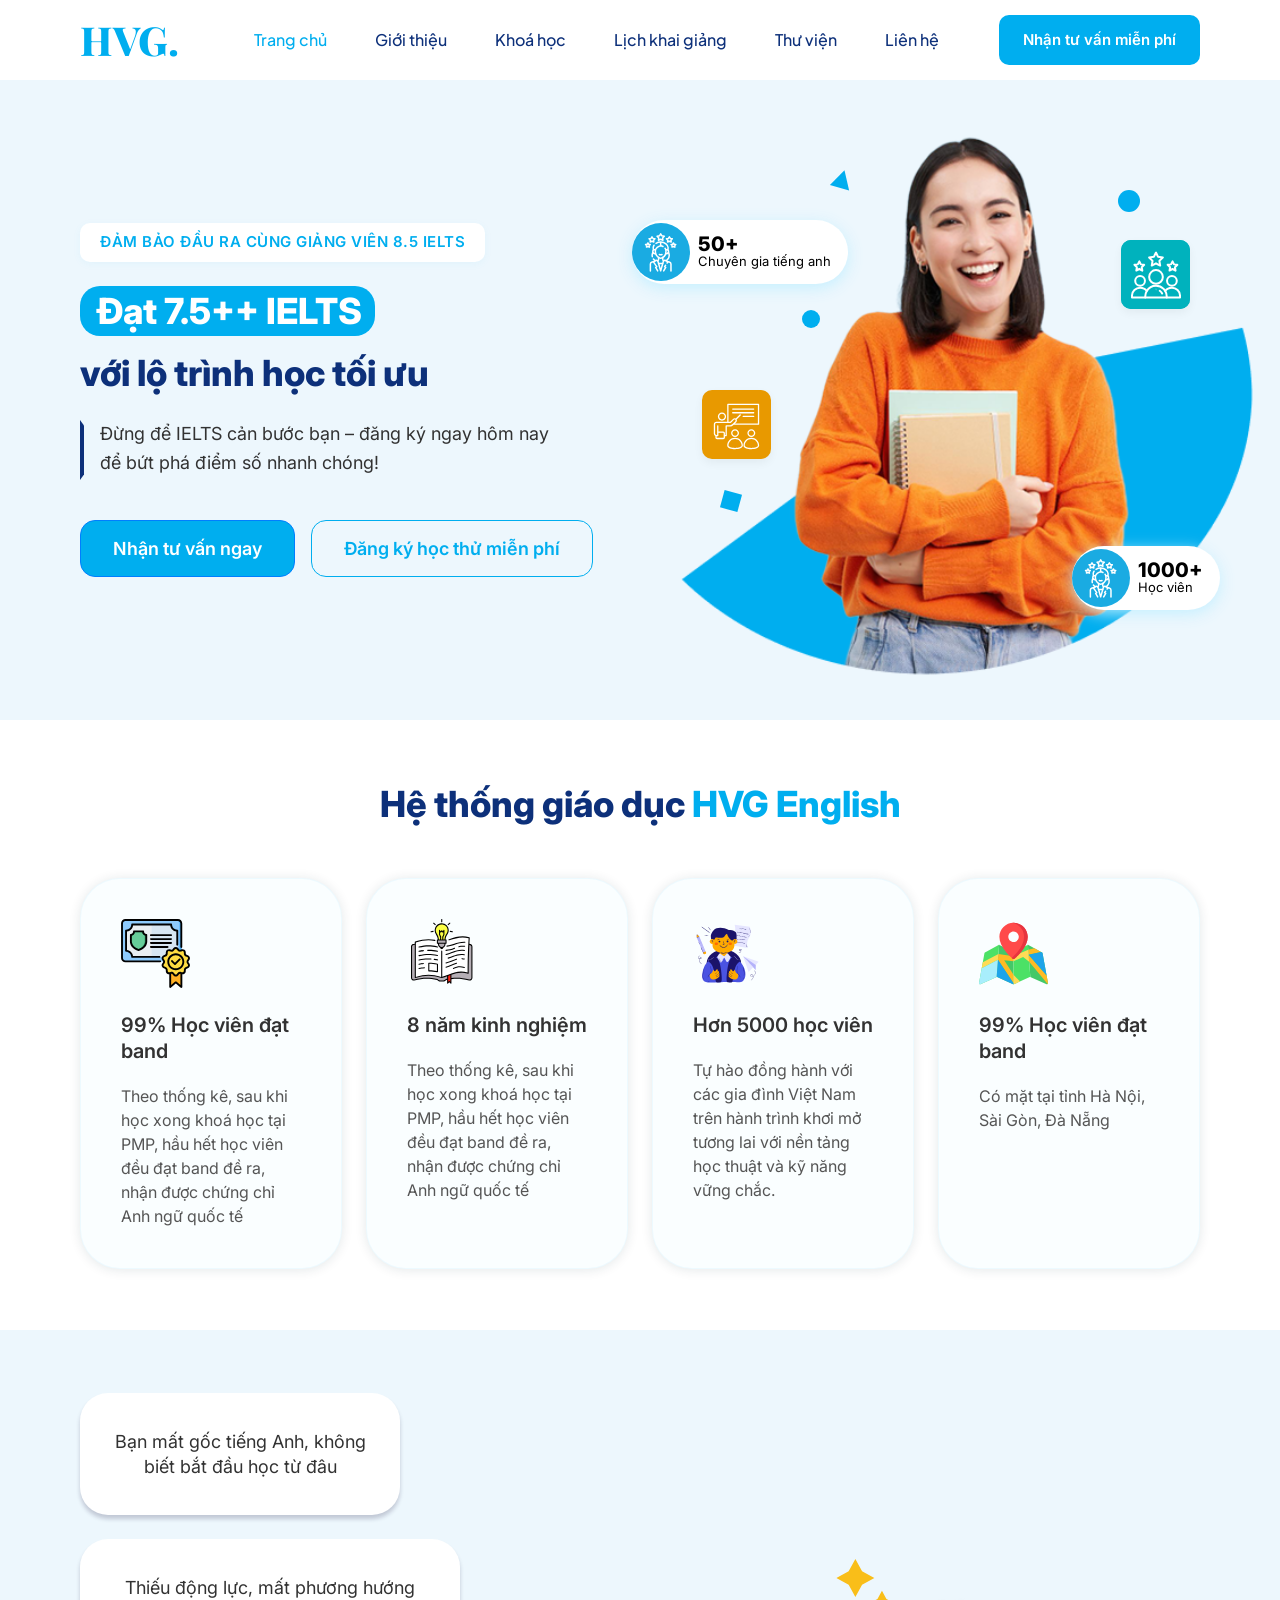
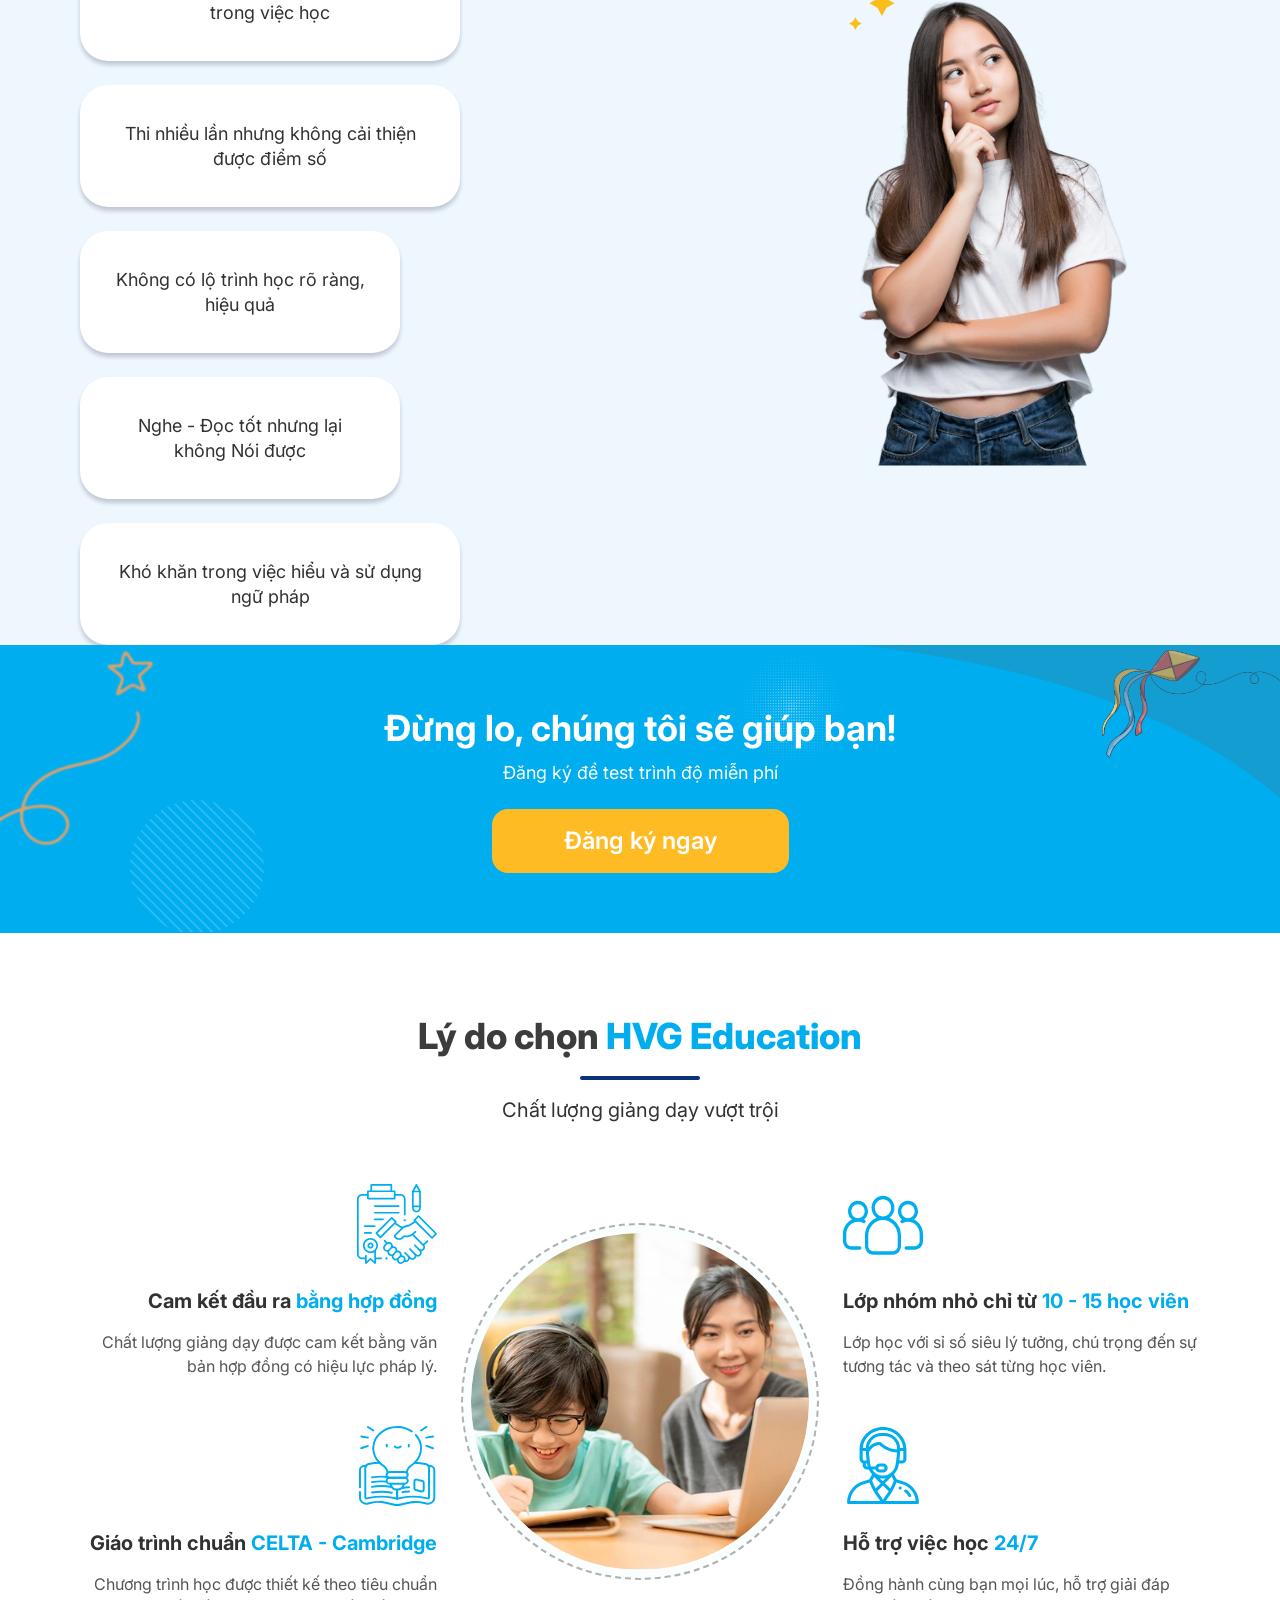
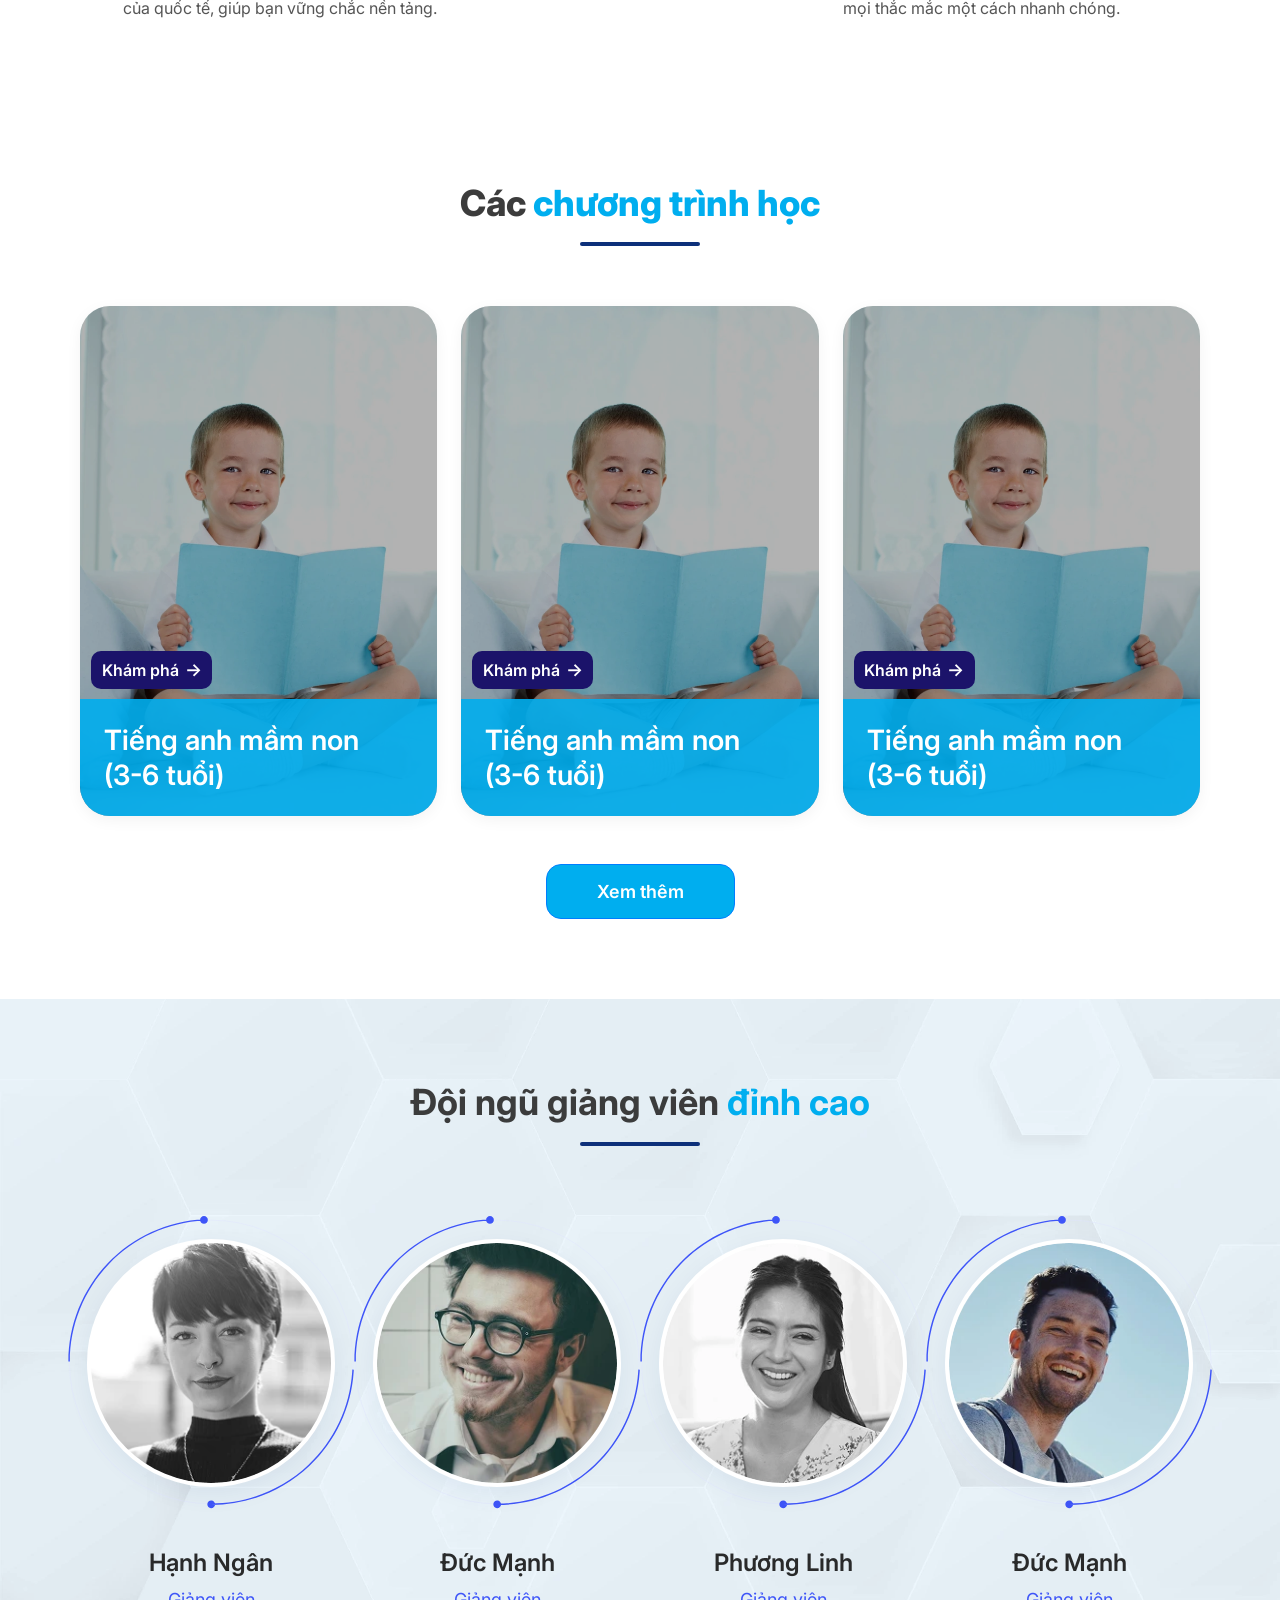
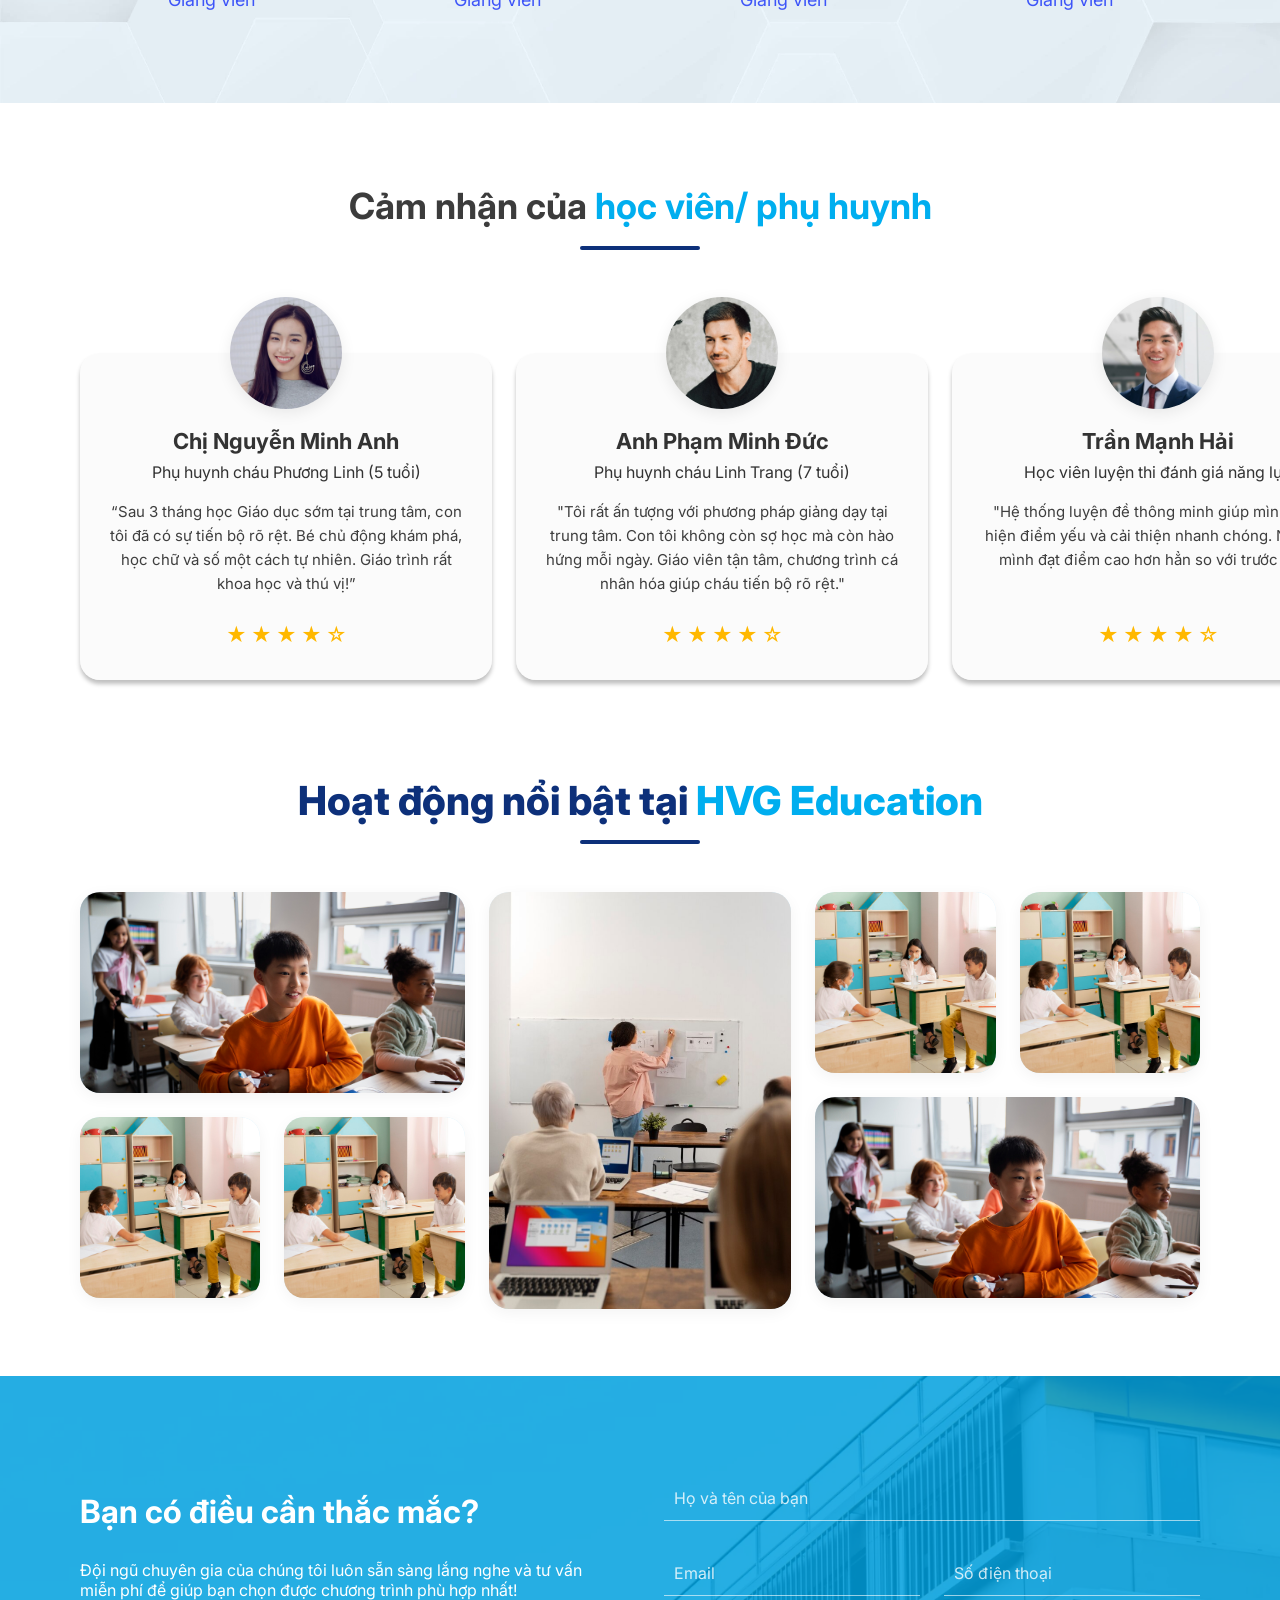
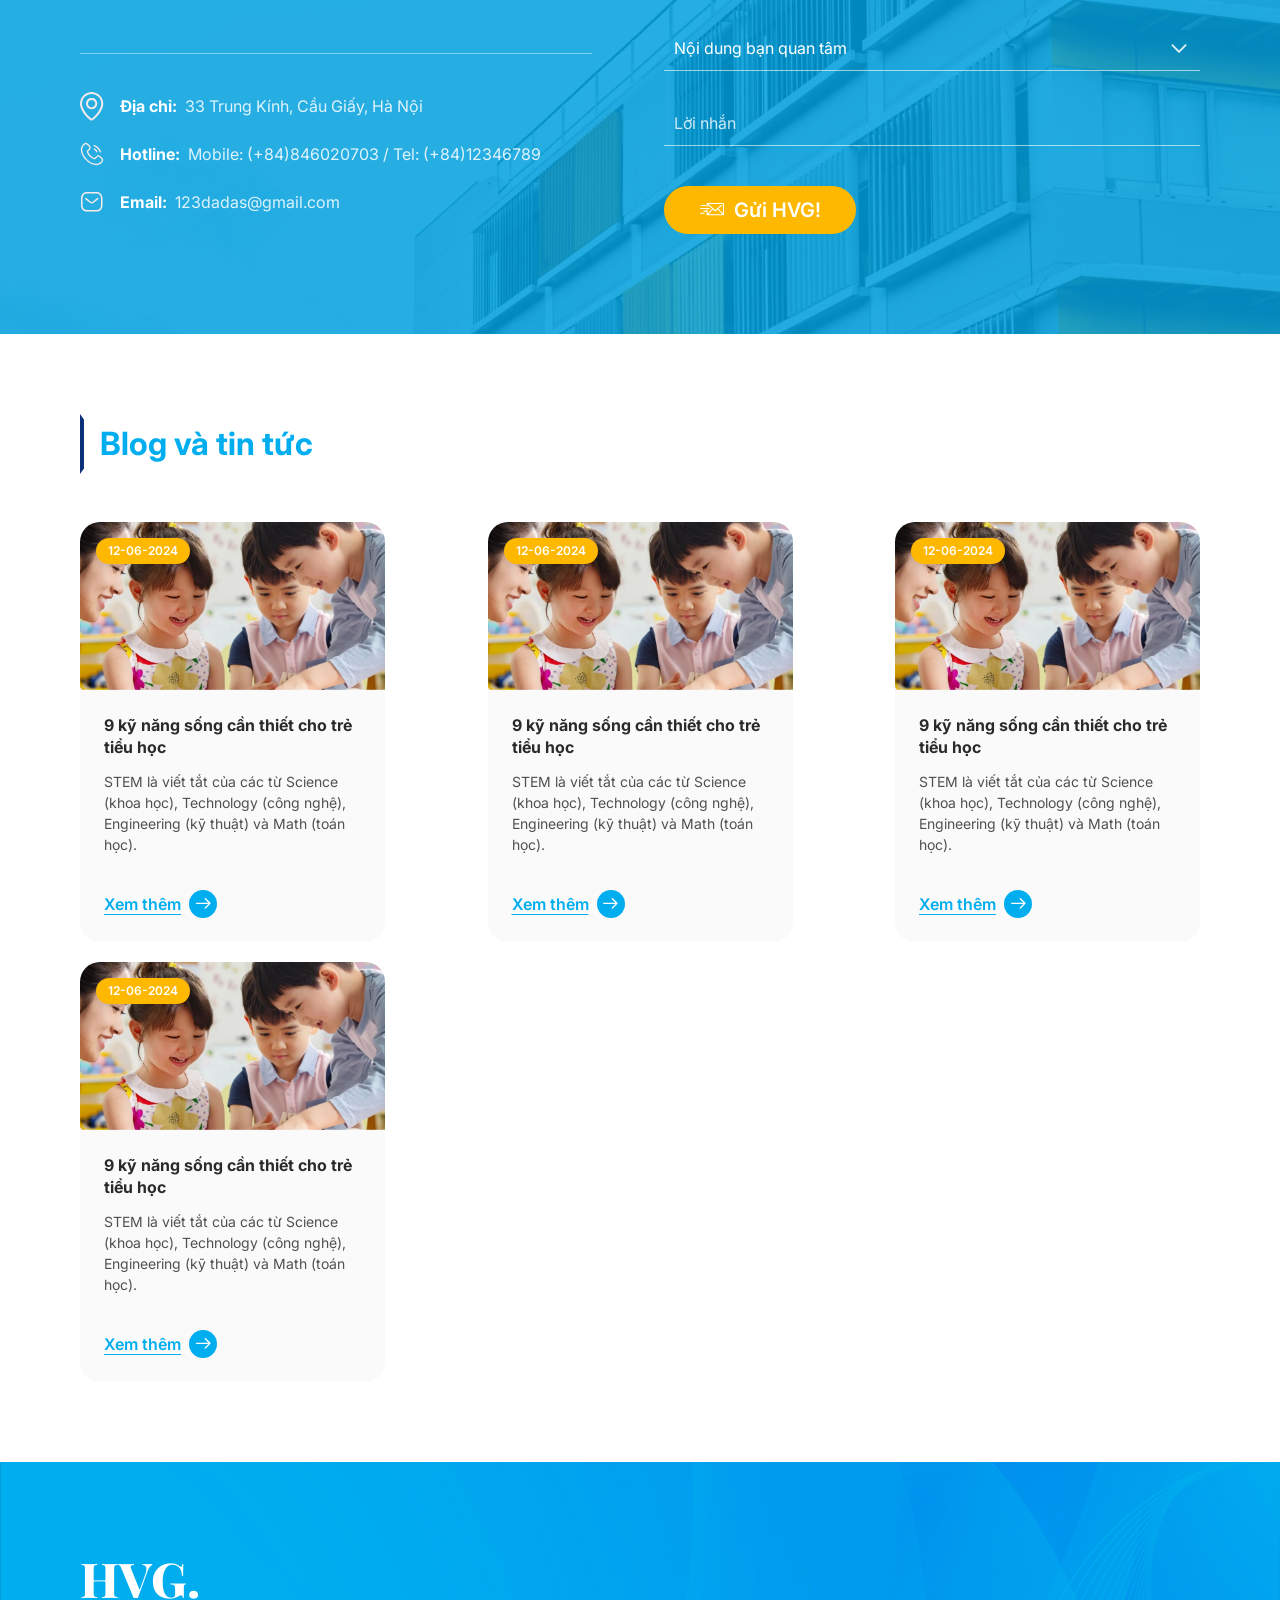
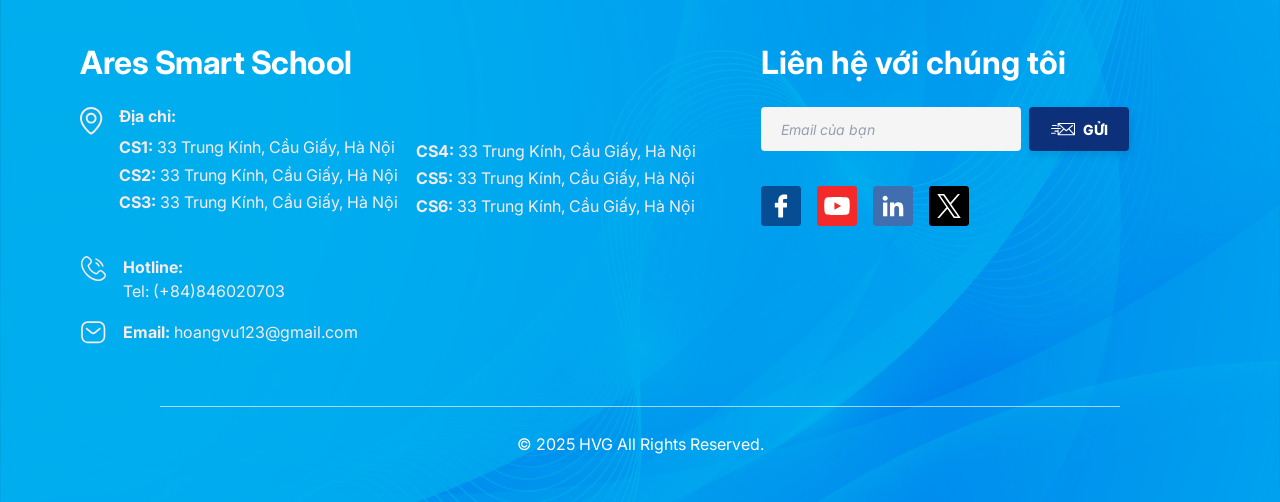
<file: index.html>
<!DOCTYPE html>
<html lang="vi">

<head>
    <meta charset="UTF-8">
    <meta name="viewport" content="width=device-width, initial-scale=1.0">
    <title>HVG English</title>
    <!-- Tải thư viện Bootstrap 5 (CSS) -->
    <link href="https://cdn.jsdelivr.net/npm/bootstrap@5.3.3/dist/css/bootstrap.min.css" rel="stylesheet"
        integrity="sha384-QWTKZyjpPEjISv5WaRU9OFeRpok6YctnYmDr5pNlyT2bRjXh0JMhjY6hW+ALEwIH" crossorigin="anonymous">

    <link rel="stylesheet" href="styles/global.css">
    <link rel="stylesheet" href="styles/navbar.css">
    <link rel="stylesheet" href="styles/footer.css">
    <link rel="stylesheet" href="styles/hero.css">
    <link rel="stylesheet" href="styles/edu-system.css">
    <link rel="stylesheet" href="styles/problems.css">
    <link rel="stylesheet" href="styles/cta-banner.css">
    <link rel="stylesheet" href="styles/why-choose.css">
    <link rel="stylesheet" href="styles/courses.css">
    <link rel="stylesheet" href="styles/teachers.css">
    <link rel="stylesheet" href="styles/testimonials.css">
    <link rel="stylesheet" href="styles/gallery.css">
    <link rel="stylesheet" href="styles/contact.css">
    <link rel="stylesheet" href="styles/blog.css">
    <!-- Tải thư viện jQuery trước để hỗ trợ nạp động -->
    <script src="https://code.jquery.com/jquery-3.7.1.min.js" defer></script>
    <!-- Tải thư viện Bootstrap 5 JS Bundle -->
    <script src="https://cdn.jsdelivr.net/npm/bootstrap@5.3.3/dist/js/bootstrap.bundle.min.js"
        integrity="sha384-YvpcrYf0tY3lHB60NNkmXc5s9fDVZLESaAA55NDzOxhy9GkcIdslK1eN7N6jIeHz" crossorigin="anonymous"
        defer></script>
    <!-- Tải script chính để thực hiện nạp động header và footer -->
    <script src="scripts/main.js" defer></script>
</head>

<body>
    <!-- Khung chứa Navbar được tải động bằng jQuery -->
    <header id="navbar-placeholder"></header>

    <!-- Phần chứa nội dung chính của trang -->
    <main class="main-content">
        <!-- Hero Section - Phần giới thiệu đầu trang học viện HVG -->
        <section class="hero-section">
            <div class="container hero-container">
                <div class="row align-items-center">

                    <!-- Cột bên trái: Nội dung giới thiệu và nút kêu gọi hành động -->
                    <div class="col-lg-6 col-12 hero-content">
                        <!-- Tagline đảm bảo đầu ra với giảng viên -->
                        <div class="hero-tagline-wrapper">
                            <span class="hero-tagline">ĐẢM BẢO ĐẦU RA CÙNG GIẢNG VIÊN 8.5 IELTS</span>
                        </div>

                        <!-- Tiêu đề chính dạng viên thuốc nổi bật -->
                        <div class="hero-title-pill-wrapper">
                            <span class="hero-title-pill">Đạt 7.5++ IELTS</span>
                        </div>

                        <!-- Tiêu đề phụ hiển thị lộ trình tối ưu -->
                        <h2 class="hero-subtitle">với lộ trình học tối ưu</h2>

                        <!-- Đoạn văn mô tả có vạch kẻ dọc bên trái làm điểm nhấn -->
                        <div class="hero-desc-container d-flex align-items-start gap-3">
                            <img src="assets/decorline.svg" class="hero-decorline shrink-0" alt="decorline">
                            <p class="hero-description">
                                Đừng để IELTS cản bước bạn – đăng ký ngay hôm nay để bứt phá điểm số nhanh chóng!
                            </p>
                        </div>

                        <!-- Nhóm các nút tương tác nhận tư vấn và học thử -->
                        <div class="hero-buttons d-flex flex-wrap gap-3">
                            <a href="#register" class="btn-hero-primary">Nhận tư vấn ngay</a>
                            <a href="#trial" class="btn-hero-secondary">Đăng ký học thử miễn phí</a>
                        </div>
                    </div>

                    <!-- Cột bên phải: Hình ảnh giảng viên và các huy hiệu, điểm trang trí nổi tuyệt đối -->
                    <div class="col-lg-6 col-12 hero-visual">
                        <div class="hero-img-wrapper">
                            <!-- Hình ảnh giảng viên chính (vừa làm placeholder vừa bám sát layout) -->
                            <div class="hero-instructor-img">
                                <img src="./assets/hero-banner.png">
                            </div>

                            <!-- Huy hiệu 1: 50+ Chuyên gia tiếng anh -->
                            <div class="hero-badge badge-expert d-flex align-items-center gap-2">
                                <div class="badge-icon">
                                    <!-- Người dùng tự thêm icon vào sau, ta dùng placeholder rỗng -->
                                    <span class="teacher-icon-bg">
                                        <img src="./assets/teacher-icon.svg">
                                    </span>
                                </div>
                                <div class="badge-text">
                                    <h4 class="badge-num mb-0">50+</h4>
                                    <p class="badge-desc mb-0">Chuyên gia tiếng anh</p>
                                </div>
                            </div>

                            <!-- Huy hiệu 2: 1000+ Học viên -->
                            <div class="hero-badge badge-students d-flex align-items-center gap-2">
                                <div class="badge-icon bg-cyan-light">
                                    <span class="teacher-icon-bg">
                                        <img src="./assets/teacher-icon.svg">
                                    </span>
                                </div>
                                <div class="badge-text">
                                    <h4 class="badge-num mb-0">1000+</h4>
                                    <p class="badge-desc mb-0">Học viên</p>
                                </div>
                            </div>

                            <!-- Hộp trang trí 1: Ô vuông màu vàng cam chứa icon cuốn sách -->
                            <div class="decor-box decor-box-orange">
                                <img src="./assets/teaching-icon.svg">
                            </div>

                            <!-- Hộp trang trí 2: Ô vuông màu xanh ngọc chứa icon -->
                            <div class="decor-box decor-box-teal">
                                <img src="./assets/student-star.svg">
                            </div>

                            <!-- Các điểm chấm tròn và hình khối trang trí hình học nhỏ xung quanh -->
                            <div class="decor-dot decor-dot-1"></div>
                            <div class="decor-dot decor-dot-2"></div>
                            <div class="decor-shape decor-shape-triangle"></div>
                            <div class="decor-shape decor-shape-blue-square"></div>
                        </div>
                    </div>

                </div>
            </div>
        </section>

        <!-- Edu System Section - Hệ thống giáo dục HVG English -->
        <section class="edu-system-section">
            <div class="container">
                <!-- Tiêu đề phần Hệ thống giáo dục (Chữ chính màu navy, chữ highlight màu xanh ngọc) -->
                <div class="section-title-wrapper text-center">
                    <h2 class="section-title">Hệ thống giáo dục <span class="text-highlight">HVG English</span></h2>
                </div>

                <!-- Lưới 4 cột chứa 4 thẻ thông tin được căn chỉnh linh hoạt bằng Bootstrap Grid -->
                <div class="row g-4 edu-cards-row">

                    <!-- Thẻ 1: 99% Học viên đạt band -->
                    <div class="col-lg-3 col-md-6 col-12">
                        <div class="edu-card d-flex flex-column h-100">
                            <div class="edu-card-icon">
                                <img src="assets/cetificated.svg" alt="Certificated Icon" class="edu-icon">
                            </div>
                            <h3 class="edu-card-title">99% Học viên đạt band</h3>
                            <p class="edu-card-desc">
                                Theo thống kê, sau khi học xong khoá học tại PMP, hầu hết học viên đều đạt band đề ra,
                                nhận được chứng chỉ Anh ngữ quốc tế
                            </p>
                        </div>
                    </div>

                    <!-- Thẻ 2: 8 năm kinh nghiệm -->
                    <div class="col-lg-3 col-md-6 col-12">
                        <div class="edu-card d-flex flex-column h-100">
                            <div class="edu-card-icon">
                                <img src="assets/book.svg" alt="Book Icon" class="edu-icon">
                            </div>
                            <h3 class="edu-card-title">8 năm kinh nghiệm</h3>
                            <p class="edu-card-desc">
                                Theo thống kê, sau khi học xong khoá học tại PMP, hầu hết học viên đều đạt band đề ra,
                                nhận được chứng chỉ Anh ngữ quốc tế
                            </p>
                        </div>
                    </div>

                    <!-- Thẻ 3: Hơn 5000 học viên -->
                    <div class="col-lg-3 col-md-6 col-12">
                        <div class="edu-card d-flex flex-column h-100">
                            <div class="edu-card-icon">
                                <img src="assets/student.svg" alt="Student Icon" class="edu-icon">
                            </div>
                            <h3 class="edu-card-title">Hơn 5000 học viên</h3>
                            <p class="edu-card-desc">
                                Tự hào đồng hành với các gia đình Việt Nam trên hành trình khơi mở tương lai với nền
                                tảng học thuật và kỹ năng vững chắc.
                            </p>
                        </div>
                    </div>

                    <!-- Thẻ 4: Có mặt tại Hà Nội, Sài Gòn, Đà Nẵng -->
                    <div class="col-lg-3 col-md-6 col-12">
                        <div class="edu-card d-flex flex-column h-100">
                            <div class="edu-card-icon">
                                <img src="assets/map.svg" alt="Map Icon" class="edu-icon">
                            </div>
                            <h3 class="edu-card-title">99% Học viên đạt band</h3>
                            <p class="edu-card-desc">
                                Có mặt tại tỉnh Hà Nội, Sài Gòn, Đà Nẵng
                            </p>
                        </div>
                    </div>

                </div>
            </div>
        </section>

        <!-- Problems Section - Những vấn đề của học viên -->
        <section class="problems-section">
            <div class="container">
                <div class="row align-items-center g-5">

                    <!-- Cột trái: 6 thẻ khó khăn sắp xếp so le (3 hàng) -->
                    <div class="col-lg-7 col-12 order-lg-1 order-2">
                        <div class="problems-grid">
                            <!-- Hàng 1 -->
                            <div class="problem-row d-flex flex-wrap gap-4 mb-4">
                                <div class="problem-card card-w-1 d-flex align-items-center justify-content-center">
                                    <p class="problem-text mb-0">Bạn mất gốc tiếng Anh, không biết bắt đầu học từ đâu
                                    </p>
                                </div>
                                <div class="problem-card card-w-2 d-flex align-items-center justify-content-center">
                                    <p class="problem-text mb-0">Thiếu động lực, mất phương hướng trong việc học</p>
                                </div>
                            </div>

                            <!-- Hàng 2 -->
                            <div class="problem-row d-flex flex-wrap gap-4 mb-4">
                                <div class="problem-card card-w-3 d-flex align-items-center justify-content-center">
                                    <p class="problem-text mb-0">Thi nhiều lần nhưng không cải thiện được điểm số</p>
                                </div>
                                <div class="problem-card card-w-4 d-flex align-items-center justify-content-center">
                                    <p class="problem-text mb-0">Không có lộ trình học rõ ràng, hiệu quả</p>
                                </div>
                            </div>

                            <!-- Hàng 3 -->
                            <div class="problem-row d-flex flex-wrap gap-4">
                                <div class="problem-card card-w-1 d-flex align-items-center justify-content-center">
                                    <p class="problem-text mb-0">Nghe - Đọc tốt nhưng lại không Nói được</p>
                                </div>
                                <div class="problem-card card-w-2 d-flex align-items-center justify-content-center">
                                    <p class="problem-text mb-0">Khó khăn trong việc hiểu và sử dụng ngữ pháp</p>
                                </div>
                            </div>
                        </div>
                    </div>

                    <!-- Cột phải: Ảnh minh họa học sinh kèm lấp lánh (sparkling) trang trí -->
                    <div class="col-lg-5 col-12 order-lg-2 order-1 text-center">
                        <div class="problems-visual">
                            <!-- Icon lấp lánh trang trí -->
                            <div class="sparkling-decor">
                                <img src="assets/sparkling.svg" alt="Sparkling Decor" class="decor-sparkle">
                            </div>
                            <!-- Ảnh minh họa chính -->
                            <div class="problems-illustration">
                                <img src="assets/student-ask.webp" alt="Student Illustration" class="illustration-img">
                            </div>
                        </div>
                    </div>

                </div>
            </div>
        </section>

        <!-- CTA Banner Section - Đăng ký kiểm tra trình độ -->
        <section class="cta-banner-section">
            <!-- Các hình họa trang trí nền (Người dùng tự thêm ảnh thực tế sau) -->
            <div class="cta-decor decor-left">
                <img src="assets/line-decor.svg" alt="Left Line Decor" class="decor-img">
            </div>
            <div class="cta-decor decor-right-kite">
                <img src="assets/kite-decor.svg" alt="Right Kite Decor" class="decor-img">
            </div>
            <div class="cta-decor decor-right-vector">
                <img src="assets/bg-cta.svg" alt="Right Vector Decor" class="decor-img">
            </div>
            <div class="cta-decor decor-left-2">
                <img src="assets/multiline.svg" alt="Right Vector Decor" class="decor-img">
            </div>
            <div class="cta-decor decor-right-vector-2">
                <img src="assets/checkered-decor.svg" alt="Right Vector Decor" class="decor-img">
            </div>


            <div class="container cta-container position-relative">
                <div class="cta-content text-center">
                    <h2 class="cta-title">Đừng lo, chúng tôi sẽ giúp bạn!</h2>
                    <p class="cta-subtitle">Đăng ký để test trình độ miễn phí</p>
                    <div class="cta-btn-wrapper">
                        <a href="#register-form" class="btn-cta-submit">Đăng ký ngay</a>
                    </div>
                </div>
            </div>
        </section>

        <!-- Why Choose Section - Lý do chọn HVG Education -->
        <section class="why-choose-section">
            <div class="container">
                <!-- Tiêu đề và Phụ đề phần -->
                <div class="why-choose-header text-center">
                    <h2 class="why-title">Lý do chọn <span class="text-highlight">HVG Education</span></h2>
                    <div class="why-decor-line"></div>
                    <p class="why-subtitle">Chất lượng giảng dạy vượt trội</p>
                </div>

                <div class="row align-items-center why-content-row">
                    <!-- Cột trái: 2 tính năng (căn lề phải trên desktop) -->
                    <div class="col-lg-4 col-12 order-lg-1 order-2 left-features">
                        <!-- Tính năng 1: Cam kết đầu ra bằng hợp đồng -->
                        <div class="feature-item mb-5">
                            <img src="assets/commitment.svg" alt="Commitment Icon" class="feature-icon">
                            <h3 class="feature-title">Cam kết đầu ra <span class="text-highlight">bằng hợp đồng</span>
                            </h3>
                            <p class="feature-desc">Chất lượng giảng dạy được cam kết bằng văn bản hợp đồng có hiệu lực
                                pháp lý.</p>
                        </div>

                        <!-- Tính năng 3: Giáo trình chuẩn CELTA - Cambridge -->
                        <div class="feature-item">
                            <img src="assets/cambridge.svg" alt="Cambridge Icon" class="feature-icon">
                            <h3 class="feature-title">Giáo trình chuẩn <span class="text-highlight">CELTA -
                                    Cambridge</span></h3>
                            <p class="feature-desc">Chương trình học được thiết kế theo tiêu chuẩn của quốc tế, giúp bạn
                                vững chắc nền tảng.</p>
                        </div>
                    </div>

                    <!-- Cột giữa: Vòng tròn trung tâm -->
                    <div class="col-lg-4 col-12 order-lg-2 order-1 text-center center-visual-col">
                        <div class="why-center-visual">
                            <img src="assets/Ellipse 6.webp" alt="Center Illustration" class="center-circle-img">
                        </div>
                    </div>

                    <!-- Cột phải: 2 tính năng (căn lề trái trên desktop) -->
                    <div class="col-lg-4 col-12 order-lg-3 order-3 right-features">
                        <!-- Tính năng 2: Lớp nhóm nhỏ chỉ từ 10 - 15 học viên -->
                        <div class="feature-item mb-5">
                            <img src="assets/team.svg" alt="Team Icon" class="feature-icon">
                            <h3 class="feature-title">Lớp nhóm nhỏ chỉ từ <span class="text-highlight">10 - 15 học
                                    viên</span></h3>
                            <p class="feature-desc">Lớp học với sỉ số siêu lý tưởng, chú trọng đến sự tương tác và theo
                                sát từng học viên.</p>
                        </div>

                        <!-- Tính năng 4: Hỗ trợ việc học 24/7 -->
                        <div class="feature-item">
                            <img src="assets/support.svg" alt="Support Icon" class="feature-icon">
                            <h3 class="feature-title">Hỗ trợ việc học <span class="text-highlight">24/7</span></h3>
                            <p class="feature-desc">Đồng hành cùng bạn mọi lúc, hỗ trợ giải đáp mọi thắc mắc một cách
                                nhanh chóng.</p>
                        </div>
                    </div>
                </div>
            </div>
        </section>

        <section class="courses-section">
            <div class="container">
                <!-- Tiêu đề và Phụ đề phần -->
                <div class="why-choose-header text-center">
                    <h2 class="why-title">Các <span class="text-highlight">chương trình học</span></h2>
                    <div class="why-decor-line"></div>
                </div>

                <div class="row g-4 justify-content-center courses-cards-row">
                    <!-- Card 1: Tiếng anh mầm non (3-6 tuổi) -->
                    <div class="col-lg-4 col-md-6 col-12">
                        <div class="course-card">
                            <!-- Ảnh nền khóa học -->
                            <div class="course-bg-img">
                                <img src="assets/kid.webp" alt="Course Image" class="course-img">
                                <div class="course-img-overlay"></div>
                            </div>

                            <!-- Nút Khám phá nổi -->
                            <a href="#explore-course-1" class="course-discover-btn">
                                <span class="btn-text">Khám phá</span>
                                <span class="btn-arrow">&rarr;</span>
                            </a>

                            <!-- Dải thông tin khóa học màu xanh ở đáy -->
                            <div class="course-banner-info">
                                <h3 class="course-card-title">Tiếng anh mầm non <br>(3-6 tuổi)</h3>
                            </div>
                        </div>
                    </div>

                    <!-- Card 2: Tiếng anh mầm non (3-6 tuổi) - Bản mẫu 2 -->
                    <div class="col-lg-4 col-md-6 col-12">
                        <div class="course-card">
                            <!-- Ảnh nền khóa học -->
                            <div class="course-bg-img">
                                <img src="assets/kid.webp" alt="Course Image" class="course-img">
                                <div class="course-img-overlay"></div>
                            </div>

                            <!-- Nút Khám phá nổi -->
                            <a href="#explore-course-2" class="course-discover-btn">
                                <span class="btn-text">Khám phá</span>
                                <span class="btn-arrow">&rarr;</span>
                            </a>

                            <!-- Dải thông tin khóa học màu xanh ở đáy -->
                            <div class="course-banner-info">
                                <h3 class="course-card-title">Tiếng anh mầm non <br>(3-6 tuổi)</h3>
                            </div>
                        </div>
                    </div>

                    <!-- Card 3: Tiếng anh mầm non (3-6 tuổi) - Bản mẫu 3 -->
                    <div class="col-lg-4 col-md-6 col-12">
                        <div class="course-card">
                            <!-- Ảnh nền khóa học -->
                            <div class="course-bg-img">
                                <img src="assets/kid.webp" alt="Course Image" class="course-img">
                                <div class="course-img-overlay"></div>
                            </div>

                            <!-- Nút Khám phá nổi -->
                            <a href="#explore-course-3" class="course-discover-btn">
                                <span class="btn-text">Khám phá</span>
                                <span class="btn-arrow">&rarr;</span>
                            </a>

                            <!-- Dải thông tin khóa học màu xanh ở đáy -->
                            <div class="course-banner-info">
                                <h3 class="course-card-title">Tiếng anh mầm non <br>(3-6 tuổi)</h3>
                            </div>
                        </div>
                    </div>
                </div>

                <div class="see-more-btn-wrapper text-center">
                    <a href="#" class="btn-see-more">Xem thêm</a>
                </div>
            </div>
        </section>

        <!-- Teachers Section - Đội ngũ giảng viên đỉnh cao (Figma Node 1:2472) -->
        <section class="teachers-section">
            <img src="assets/teacher-bg.webp" alt="" class="teacher-bg-shape">
            <div class="container">
                <!-- Tiêu đề phần giảng viên -->
                <div class="teachers-header text-center">
                    <h2 class="teachers-title">Đội ngũ giảng viên <span class="text-highlight">đỉnh cao</span></h2>
                    <div class="teachers-decor-line"></div>
                </div>

                <!-- Bố cục lưới 4 cột bằng Bootstrap Grid, hiển thị ngang trên Desktop và tự xếp chồng khi màn hình nhỏ -->
                <div class="row g-4 justify-content-center teachers-row">
                    <!-- Giảng viên 1: Hạnh Ngân -->
                    <div class="col-lg-3 col-md-6 col-12 text-center">
                        <div class="teacher-card">
                            <div class="teacher-avatar-container">
                                <!-- Vòng tròn trang trí viền ngoài (người dùng tự thay bằng SVG sau nếu cần) -->
                                <div class="teacher-decor-circle">
                                    <svg width="295" height="302" viewBox="0 0 295 302" fill="none"
                                        xmlns="http://www.w3.org/2000/svg">
                                        <circle cx="147.25" cy="150.5" r="146.2" stroke="#DFE3FF" stroke-opacity="0.75"
                                            stroke-width="0.6" />
                                        <path
                                            d="M143.204 296.925C143.092 299.131 144.79 301.01 146.996 301.122C149.202 301.234 151.082 299.536 151.193 297.33C151.305 295.123 149.607 293.244 147.401 293.132C145.195 293.02 143.316 294.718 143.204 296.925ZM292.662 158.312C290.773 195.588 274.618 230.711 247.541 256.411L248.574 257.499C275.93 231.534 292.251 196.049 294.16 158.388L292.662 158.312ZM247.541 256.411C220.464 282.11 184.539 296.42 147.199 296.377L147.198 297.877C184.922 297.92 221.218 283.463 248.574 257.499L247.541 256.411Z"
                                            fill="#3E55F8" />
                                        <path
                                            d="M41.0539 49.2265L40.5108 48.7093V48.7093L41.0539 49.2265ZM143.75 4C143.75 1.79086 141.959 0 139.75 0C137.541 0 135.75 1.79086 135.75 4C135.75 6.20914 137.541 8 139.75 8C141.959 8 143.75 6.20914 143.75 4ZM1.5 150C1.5 112.676 15.8561 76.781 41.5971 49.7436L40.5108 48.7093C14.5042 76.0255 0 112.291 0 150H1.5ZM41.5971 49.7436C67.3382 22.7062 102.494 6.59665 139.787 4.74908L139.713 3.25092C102.035 5.11752 66.5173 21.3931 40.5108 48.7093L41.5971 49.7436Z"
                                            fill="#3E55F8" />
                                    </svg>

                                </div>
                                <!-- Khung chứa ảnh giảng viên -->
                                <div class="teacher-avatar">
                                    <img src="assets/ngan.webp" alt="Hạnh Ngân" class="avatar-img">
                                </div>
                            </div>
                            <h3 class="teacher-name">Hạnh Ngân</h3>
                            <p class="teacher-role">Giảng viên</p>
                        </div>
                    </div>

                    <!-- Giảng viên 2: Đức Mạnh -->
                    <div class="col-lg-3 col-md-6 col-12 text-center">
                        <div class="teacher-card">
                            <div class="teacher-avatar-container">
                                <div class="teacher-decor-circle">
                                    <svg width="295" height="302" viewBox="0 0 295 302" fill="none"
                                        xmlns="http://www.w3.org/2000/svg">
                                        <circle cx="147.25" cy="150.5" r="146.2" stroke="#DFE3FF" stroke-opacity="0.75"
                                            stroke-width="0.6" />
                                        <path
                                            d="M143.204 296.925C143.092 299.131 144.79 301.01 146.996 301.122C149.202 301.234 151.082 299.536 151.193 297.33C151.305 295.123 149.607 293.244 147.401 293.132C145.195 293.02 143.316 294.718 143.204 296.925ZM292.662 158.312C290.773 195.588 274.618 230.711 247.541 256.411L248.574 257.499C275.93 231.534 292.251 196.049 294.16 158.388L292.662 158.312ZM247.541 256.411C220.464 282.11 184.539 296.42 147.199 296.377L147.198 297.877C184.922 297.92 221.218 283.463 248.574 257.499L247.541 256.411Z"
                                            fill="#3E55F8" />
                                        <path
                                            d="M41.0539 49.2265L40.5108 48.7093V48.7093L41.0539 49.2265ZM143.75 4C143.75 1.79086 141.959 0 139.75 0C137.541 0 135.75 1.79086 135.75 4C135.75 6.20914 137.541 8 139.75 8C141.959 8 143.75 6.20914 143.75 4ZM1.5 150C1.5 112.676 15.8561 76.781 41.5971 49.7436L40.5108 48.7093C14.5042 76.0255 0 112.291 0 150H1.5ZM41.5971 49.7436C67.3382 22.7062 102.494 6.59665 139.787 4.74908L139.713 3.25092C102.035 5.11752 66.5173 21.3931 40.5108 48.7093L41.5971 49.7436Z"
                                            fill="#3E55F8" />
                                    </svg>
                                </div>
                                <div class="teacher-avatar">
                                    <img src="assets/manh.webp" alt="Đức Mạnh" class="avatar-img">
                                </div>
                            </div>
                            <h3 class="teacher-name">Đức Mạnh</h3>
                            <p class="teacher-role">Giảng viên</p>
                        </div>
                    </div>

                    <!-- Giảng viên 3: Phương Linh -->
                    <div class="col-lg-3 col-md-6 col-12 text-center">
                        <div class="teacher-card">
                            <div class="teacher-avatar-container">
                                <div class="teacher-decor-circle">
                                    <svg width="295" height="302" viewBox="0 0 295 302" fill="none"
                                        xmlns="http://www.w3.org/2000/svg">
                                        <circle cx="147.25" cy="150.5" r="146.2" stroke="#DFE3FF" stroke-opacity="0.75"
                                            stroke-width="0.6" />
                                        <path
                                            d="M143.204 296.925C143.092 299.131 144.79 301.01 146.996 301.122C149.202 301.234 151.082 299.536 151.193 297.33C151.305 295.123 149.607 293.244 147.401 293.132C145.195 293.02 143.316 294.718 143.204 296.925ZM292.662 158.312C290.773 195.588 274.618 230.711 247.541 256.411L248.574 257.499C275.93 231.534 292.251 196.049 294.16 158.388L292.662 158.312ZM247.541 256.411C220.464 282.11 184.539 296.42 147.199 296.377L147.198 297.877C184.922 297.92 221.218 283.463 248.574 257.499L247.541 256.411Z"
                                            fill="#3E55F8" />
                                        <path
                                            d="M41.0539 49.2265L40.5108 48.7093V48.7093L41.0539 49.2265ZM143.75 4C143.75 1.79086 141.959 0 139.75 0C137.541 0 135.75 1.79086 135.75 4C135.75 6.20914 137.541 8 139.75 8C141.959 8 143.75 6.20914 143.75 4ZM1.5 150C1.5 112.676 15.8561 76.781 41.5971 49.7436L40.5108 48.7093C14.5042 76.0255 0 112.291 0 150H1.5ZM41.5971 49.7436C67.3382 22.7062 102.494 6.59665 139.787 4.74908L139.713 3.25092C102.035 5.11752 66.5173 21.3931 40.5108 48.7093L41.5971 49.7436Z"
                                            fill="#3E55F8" />
                                    </svg>
                                </div>
                                <div class="teacher-avatar">
                                    <img src="assets/linh.webp" alt="Phương Linh" class="avatar-img">
                                </div>
                            </div>
                            <h3 class="teacher-name">Phương Linh</h3>
                            <p class="teacher-role">Giảng viên</p>
                        </div>
                    </div>

                    <!-- Giảng viên 4: Đức Mạnh -->
                    <div class="col-lg-3 col-md-6 col-12 text-center">
                        <div class="teacher-card">
                            <div class="teacher-avatar-container">
                                <div class="teacher-decor-circle">
                                    <svg width="295" height="302" viewBox="0 0 295 302" fill="none"
                                        xmlns="http://www.w3.org/2000/svg">
                                        <circle cx="147.25" cy="150.5" r="146.2" stroke="#DFE3FF" stroke-opacity="0.75"
                                            stroke-width="0.6" />
                                        <path
                                            d="M143.204 296.925C143.092 299.131 144.79 301.01 146.996 301.122C149.202 301.234 151.082 299.536 151.193 297.33C151.305 295.123 149.607 293.244 147.401 293.132C145.195 293.02 143.316 294.718 143.204 296.925ZM292.662 158.312C290.773 195.588 274.618 230.711 247.541 256.411L248.574 257.499C275.93 231.534 292.251 196.049 294.16 158.388L292.662 158.312ZM247.541 256.411C220.464 282.11 184.539 296.42 147.199 296.377L147.198 297.877C184.922 297.92 221.218 283.463 248.574 257.499L247.541 256.411Z"
                                            fill="#3E55F8" />
                                        <path
                                            d="M41.0539 49.2265L40.5108 48.7093V48.7093L41.0539 49.2265ZM143.75 4C143.75 1.79086 141.959 0 139.75 0C137.541 0 135.75 1.79086 135.75 4C135.75 6.20914 137.541 8 139.75 8C141.959 8 143.75 6.20914 143.75 4ZM1.5 150C1.5 112.676 15.8561 76.781 41.5971 49.7436L40.5108 48.7093C14.5042 76.0255 0 112.291 0 150H1.5ZM41.5971 49.7436C67.3382 22.7062 102.494 6.59665 139.787 4.74908L139.713 3.25092C102.035 5.11752 66.5173 21.3931 40.5108 48.7093L41.5971 49.7436Z"
                                            fill="#3E55F8" />
                                    </svg>
                                </div>
                                <div class="teacher-avatar">
                                    <img src="assets/manh2.webp" alt="Đức Mạnh" class="avatar-img">
                                </div>
                            </div>
                            <h3 class="teacher-name">Đức Mạnh</h3>
                            <p class="teacher-role">Giảng viên</p>
                        </div>
                    </div>
                </div>
            </div>
        </section>

        <!-- Testimonials Section - Ý kiến cảm nhận học viên và phụ huynh (Figma Node 1:2460) -->
        <section class="testimonials-section">
            <div class="container">
                <!-- Tiêu đề phần cảm nhận -->
                <div class="testimonials-header text-center">
                    <h2 class="testimonials-title">Cảm nhận của <span class="text-highlight">học viên/ phụ huynh</span>
                    </h2>
                    <div class="testimonials-decor-line"></div>
                </div>
            </div>

            <!-- Slider container hỗ trợ kéo trượt ngang -->
            <div class="testimonials-slider-wrapper">
                <div class="testimonials-slider" id="testimonialsSlider">
                    <!-- Card 1: Chị Nguyễn Minh Anh -->
                    <div class="testimonial-card-wrapper">
                        <div class="testimonial-card">
                            <div class="testimonial-avatar">
                                <!-- Ảnh placeholder - người dùng sẽ thay bằng ảnh thực tế sau -->
                                <img src="assets/1.webp" alt="Chị Nguyễn Minh Anh" class="testimonial-avatar-img">
                            </div>
                            <div class="testimonial-box">
                                <h3 class="testimonial-name">Chị Nguyễn Minh Anh</h3>
                                <p class="testimonial-subtitle">Phụ huynh cháu Phương Linh (5 tuổi)</p>
                                <p class="testimonial-text">
                                    “Sau 3 tháng học Giáo dục sớm tại trung tâm, con tôi đã có sự tiến bộ rõ rệt. Bé chủ
                                    động khám phá, học chữ và số một cách tự nhiên. Giáo trình rất khoa học và thú vị!”
                                </p>
                                <div class="testimonial-stars">
                                    <span class="star filled">★</span>
                                    <span class="star filled">★</span>
                                    <span class="star filled">★</span>
                                    <span class="star filled">★</span>
                                    <span class="star empty">☆</span>
                                </div>
                            </div>
                        </div>
                    </div>

                    <!-- Card 2: Anh Phạm Minh Đức -->
                    <div class="testimonial-card-wrapper">
                        <div class="testimonial-card">
                            <div class="testimonial-avatar">
                                <img src="assets/2.webp" alt="Anh Phạm Minh Đức" class="testimonial-avatar-img">
                            </div>
                            <div class="testimonial-box">
                                <h3 class="testimonial-name">Anh Phạm Minh Đức</h3>
                                <p class="testimonial-subtitle">Phụ huynh cháu Linh Trang (7 tuổi)</p>
                                <p class="testimonial-text">
                                    "Tôi rất ấn tượng với phương pháp giảng dạy tại trung tâm. Con tôi không còn sợ học
                                    mà còn hào hứng mỗi ngày. Giáo viên tận tâm, chương trình cá nhân hóa giúp cháu tiến
                                    bộ rõ rệt."
                                </p>
                                <div class="testimonial-stars">
                                    <span class="star filled">★</span>
                                    <span class="star filled">★</span>
                                    <span class="star filled">★</span>
                                    <span class="star filled">★</span>
                                    <span class="star empty">☆</span>
                                </div>
                            </div>
                        </div>
                    </div>

                    <!-- Card 3: Trần Mạnh Hải -->
                    <div class="testimonial-card-wrapper">
                        <div class="testimonial-card">
                            <div class="testimonial-avatar">
                                <img src="assets/3.webp" alt="Trần Mạnh Hải" class="testimonial-avatar-img">
                            </div>
                            <div class="testimonial-box">
                                <h3 class="testimonial-name">Trần Mạnh Hải</h3>
                                <p class="testimonial-subtitle">Học viên luyện thi đánh giá năng lực</p>
                                <p class="testimonial-text">
                                    "Hệ thống luyện đề thông minh giúp mình phát hiện điểm yếu và cải thiện nhanh chóng.
                                    Nhờ đó, mình đạt điểm cao hơn hẳn so với trước đây!"
                                </p>
                                <div class="testimonial-stars">
                                    <span class="star filled">★</span>
                                    <span class="star filled">★</span>
                                    <span class="star filled">★</span>
                                    <span class="star filled">★</span>
                                    <span class="star empty">☆</span>
                                </div>
                            </div>
                        </div>
                    </div>

                    <!-- Card 4: Nguyễn Minh Anh -->
                    <div class="testimonial-card-wrapper">
                        <div class="testimonial-card">
                            <div class="testimonial-avatar">
                                <img src="assets/4.webp" alt="Nguyễn Minh Anh" class="testimonial-avatar-img">
                            </div>
                            <div class="testimonial-box">
                                <h3 class="testimonial-name">Nguyễn Minh Anh</h3>
                                <p class="testimonial-subtitle">Học viên luyện thi đánh giá năng lực</p>
                                <p class="testimonial-text">
                                    "Trung tâm không chỉ giúp mình ôn luyện kiến thức mà còn hướng dẫn chiến lược làm
                                    bài hiệu quả. Nhờ đó, mình làm bài tự tin hơn và đạt điểm số như mong muốn!"
                                </p>
                                <div class="testimonial-stars">
                                    <span class="star filled">★</span>
                                    <span class="star filled">★</span>
                                    <span class="star filled">★</span>
                                    <span class="star filled">★</span>
                                    <span class="star empty">☆</span>
                                </div>
                            </div>
                        </div>
                    </div>

                    <!-- Card 5: Chị Nguyễn Minh Anh -->
                    <div class="testimonial-card-wrapper">
                        <div class="testimonial-card">
                            <div class="testimonial-avatar">
                                <img src="assets/5.webp" alt="Chị Nguyễn Minh Anh" class="testimonial-avatar-img">
                            </div>
                            <div class="testimonial-box">
                                <h3 class="testimonial-name">Chị Nguyễn Minh Anh</h3>
                                <p class="testimonial-subtitle">Phụ huynh cháu Phương Linh (5 tuổi)</p>
                                <p class="testimonial-text">
                                    "Bé nhà tôi rất thích các bài học tương tác tại trung tâm. Con học mà chơi, chơi mà
                                    học, tiếp thu rất nhanh. Tôi hoàn toàn yên tâm khi cho con học tại đây!"
                                </p>
                                <div class="testimonial-stars">
                                    <span class="star filled">★</span>
                                    <span class="star filled">★</span>
                                    <span class="star filled">★</span>
                                    <span class="star filled">★</span>
                                    <span class="star empty">☆</span>
                                </div>
                            </div>
                        </div>
                    </div>

                    <!-- Card 6: Chị Nguyễn Minh Anh -->
                    <div class="testimonial-card-wrapper">
                        <div class="testimonial-card">
                            <div class="testimonial-avatar">
                                <img src="assets/6.webp" alt="Chị Nguyễn Minh Anh" class="testimonial-avatar-img">
                            </div>
                            <div class="testimonial-box">
                                <h3 class="testimonial-name">Chị Nguyễn Minh Anh</h3>
                                <p class="testimonial-subtitle">Phụ huynh cháu Phương Linh (5 tuổi)</p>
                                <p class="testimonial-text">
                                    “Sau 3 tháng học Giáo dục sớm tại trung tâm, con tôi đã có sự tiến bộ rõ rệt. Bé chủ
                                    động khám phá, học chữ và số một cách tự nhiên. Giáo trình rất khoa học và thú vị!”
                                </p>
                                <div class="testimonial-stars">
                                    <span class="star filled">★</span>
                                    <span class="star filled">★</span>
                                    <span class="star filled">★</span>
                                    <span class="star filled">★</span>
                                    <span class="star empty">☆</span>
                                </div>
                            </div>
                        </div>
                    </div>
                </div>
            </div>
        </section>

        <!-- Gallery Section - Hoạt động nổi bật tại HVG Education (Figma Node 1:2501) -->
        <section class="gallery-section">
            <div class="container">
                <!-- Tiêu đề phần hoạt động nổi bật -->
                <div class="gallery-header text-center">
                    <h2 class="gallery-title">Hoạt động nổi bật tại <span class="text-highlight">HVG Education</span>
                    </h2>
                    <div class="gallery-decor-line"></div>
                </div>

                <!-- Khung lưới chứa 3 cột hoạt động -->
                <div class="gallery-grid">
                    <!-- Cột trái (Cột 1) -->
                    <div class="gallery-col gallery-col-left">
                        <!-- Ảnh lớn phía trên -->
                        <div class="gallery-item item-large">
                            <div class="gallery-img-wrapper">
                                <img src="assets/activit1.webp" alt="Hoạt động lớp học 1" class="gallery-img">
                            </div>
                        </div>
                        <!-- 2 ảnh nhỏ phía dưới -->
                        <div class="gallery-row">
                            <div class="gallery-item item-small">
                                <div class="gallery-img-wrapper">
                                    <img src="assets/activit2.webp" alt="Hoạt động lớp học 2" class="gallery-img">
                                </div>
                            </div>
                            <div class="gallery-item item-small">
                                <div class="gallery-img-wrapper">
                                    <img src="assets/activit2.webp" alt="Hoạt động lớp học 3" class="gallery-img">
                                </div>
                            </div>
                        </div>
                    </div>

                    <!-- Cột giữa (Cột 2) -->
                    <div class="gallery-col gallery-col-middle">
                        <!-- 1 ảnh đứng siêu cao -->
                        <div class="gallery-item item-tall">
                            <div class="gallery-img-wrapper">
                                <img src="assets/activit3.webp" alt="Hoạt động lớp học 4" class="gallery-img">
                            </div>
                        </div>
                    </div>

                    <!-- Cột phải (Cột 3) -->
                    <div class="gallery-col gallery-col-right">
                        <!-- 2 ảnh nhỏ phía trên -->
                        <div class="gallery-row">
                            <div class="gallery-item item-small">
                                <div class="gallery-img-wrapper">
                                    <img src="assets/activit2.webp" alt="Hoạt động lớp học 5" class="gallery-img">
                                </div>
                            </div>
                            <div class="gallery-item item-small">
                                <div class="gallery-img-wrapper">
                                    <img src="assets/activit2.webp" alt="Hoạt động lớp học 6" class="gallery-img">
                                </div>
                            </div>
                        </div>
                        <!-- Ảnh lớn phía dưới -->
                        <div class="gallery-item item-large">
                            <div class="gallery-img-wrapper">
                                <img src="assets/activit1.webp" alt="Hoạt động lớp học 7" class="gallery-img">
                            </div>
                        </div>
                    </div>
        </section>


        <!-- Contact Section - Bạn có điều cần thắc mắc? (Figma Node 1:2645) -->
        <section class="contact-section">
            <div class="contact-bg-overlay"></div>
            <div class="container contact-container">
                <div class="row contact-row">
                    <!-- Cột trái: Thông tin liên hệ -->
                    <div class="col-lg-6 col-12 contact-info-col">
                        <h2 class="contact-title">Bạn có điều cần thắc mắc?</h2>
                        <p class="contact-desc">
                            Đội ngũ chuyên gia của chúng tôi luôn sẵn sàng lắng nghe và tư vấn miễn phí để giúp bạn chọn
                            được chương trình phù hợp nhất!
                        </p>
                        <div class="contact-info-divider"></div>

                        <div class="contact-details">
                            <!-- Địa chỉ -->
                            <div class="contact-detail-item">
                                <div class="contact-detail-icon">
                                    <img src="assets/location.svg">
                                </div>
                                <p class="contact-detail-text">
                                    <span class="detail-label">Địa chỉ:</span> 33 Trung Kính, Cầu Giấy, Hà Nội
                                </p>
                            </div>

                            <!-- Hotline -->
                            <div class="contact-detail-item">
                                <div class="contact-detail-icon">
                                    <img src="assets/telephone.svg">
                                </div>
                                <p class="contact-detail-text">
                                    <span class="detail-label">Hotline:</span> Mobile: (+84)846020703 / Tel:
                                    (+84)12346789
                                </p>
                            </div>

                            <!-- Email -->
                            <div class="contact-detail-item">
                                <div class="contact-detail-icon">
                                    <img src="assets/message.svg">
                                </div>
                                <p class="contact-detail-text">
                                    <span class="detail-label">Email:</span> 123dadas@gmail.com
                                </p>
                            </div>
                        </div>
                    </div>

                    <!-- Cột phải: Form tư vấn -->
                    <div class="col-lg-6 col-12 contact-form-col">
                        <form class="contact-form">
                            <!-- Trường Họ và Tên -->
                            <div class="form-group-custom">
                                <input type="text" class="form-input-custom" placeholder="Họ và tên của bạn" required>
                            </div>

                            <!-- Email và Số điện thoại nằm ngang -->
                            <div class="form-row-custom">
                                <div class="form-group-custom flex-grow-1">
                                    <input type="email" class="form-input-custom" placeholder="Email" required>
                                </div>
                                <div class="form-group-custom flex-grow-1">
                                    <input type="tel" class="form-input-custom" placeholder="Số điện thoại" required>
                                </div>
                            </div>

                            <!-- Nội dung quan tâm (Select dropdown tùy biến) -->
                            <div class="form-group-custom select-wrapper-custom">
                                <select class="form-select-custom" required>
                                    <option value="" disabled selected hidden>Nội dung bạn quan tâm</option>
                                    <option value="tieng-anh-mam-non">Tiếng Anh Mầm Non (3-6 tuổi)</option>
                                    <option value="tieng-anh-tieu-hoc">Tiếng Anh Tiểu Học (6-11 tuổi)</option>
                                    <option value="tieng-anh-thcs">Tiếng Anh THCS (11-15 tuổi)</option>
                                    <option value="luyen-thi-ielts">Luyện thi IELTS</option>
                                    <option value="khac">Yêu cầu khác</option>
                                </select>
                                <span class="select-arrow-custom">
                                    <img src="assets/arrow-down.svg">
                                </span>
                            </div>

                            <!-- Lời nhắn -->
                            <div class="form-group-custom">
                                <input type="text" class="form-input-custom" placeholder="Lời nhắn">
                            </div>

                            <!-- Nút Gửi HVG -->
                            <button type="submit" class="btn-contact-submit">
                                <span class="submit-icon">
                                    <img src="assets/mailsend.svg">
                                </span>
                                <span class="submit-text">Gửi HVG!</span>
                            </button>
                        </form>
                    </div>
                </div>
            </div>
        </section>

        <!-- Blog Section - Blog và tin tức (Figma Node 1:2511) -->
        <section class="blog-section">
            <div class="container">
                <!-- Tiêu đề phần blog tin tức kèm thanh đánh dấu bên trái -->
                <div class="blog-header">
                    <img src="assets/decorline.svg">
                    <h2 class="blog-title">Blog và tin tức</h2>
                </div>

                <!-- Lưới chứa các thẻ bài viết -->
                <div class="blog-grid">
                    <!-- Thẻ 1 -->
                    <div class="blog-card">
                        <div class="blog-card-img-wrapper">
                            <img src="assets/blog-card-bg.webp" alt="9 kỹ năng sống cần thiết cho trẻ tiểu học"
                                class="blog-card-img">
                            <div class="blog-card-date">12-06-2024</div>
                        </div>
                        <div class="blog-card-body">
                            <h3 class="blog-card-title">9 kỹ năng sống cần thiết cho trẻ tiểu học</h3>
                            <p class="blog-card-desc">
                                STEM là viết tắt của các từ Science (khoa học), Technology (công nghệ), Engineering (kỹ
                                thuật) và Math (toán học).
                            </p>
                            <div class="blog-card-footer">
                                <a href="#" class="blog-card-link">Xem thêm</a>
                                <div class="blog-card-arrow">
                                    <img src="assets/arrow-right.svg">
                                </div>
                            </div>
                        </div>
                    </div>

                    <!-- Thẻ 2 -->
                    <div class="blog-card">
                        <div class="blog-card-img-wrapper">
                            <img src="assets/blog-card-bg.webp" alt="9 kỹ năng sống cần thiết cho trẻ tiểu học"
                                class="blog-card-img">
                            <div class="blog-card-date">12-06-2024</div>
                        </div>
                        <div class="blog-card-body">
                            <h3 class="blog-card-title">9 kỹ năng sống cần thiết cho trẻ tiểu học</h3>
                            <p class="blog-card-desc">
                                STEM là viết tắt của các từ Science (khoa học), Technology (công nghệ), Engineering (kỹ
                                thuật) và Math (toán học).
                            </p>
                            <div class="blog-card-footer">
                                <a href="#" class="blog-card-link">Xem thêm</a>
                                <div class="blog-card-arrow">
                                    <img src="assets/arrow-right.svg">
                                </div>
                            </div>
                        </div>
                    </div>

                    <!-- Thẻ 3 -->
                    <div class="blog-card">
                        <div class="blog-card-img-wrapper">
                            <img src="assets/blog-card-bg.webp" alt="9 kỹ năng sống cần thiết cho trẻ tiểu học"
                                class="blog-card-img">
                            <div class="blog-card-date">12-06-2024</div>
                        </div>
                        <div class="blog-card-body">
                            <h3 class="blog-card-title">9 kỹ năng sống cần thiết cho trẻ tiểu học</h3>
                            <p class="blog-card-desc">
                                STEM là viết tắt của các từ Science (khoa học), Technology (công nghệ), Engineering (kỹ
                                thuật) và Math (toán học).
                            </p>
                            <div class="blog-card-footer">
                                <a href="#" class="blog-card-link">Xem thêm</a>
                                <div class="blog-card-arrow">
                                    <img src="assets/arrow-right.svg">
                                </div>
                            </div>
                        </div>
                    </div>

                    <!-- Thẻ 4 -->
                    <div class="blog-card">
                        <div class="blog-card-img-wrapper">
                            <img src="assets/blog-card-bg.webp" alt="9 kỹ năng sống cần thiết cho trẻ tiểu học"
                                class="blog-card-img">
                            <div class="blog-card-date">12-06-2024</div>
                        </div>
                        <div class="blog-card-body">
                            <h3 class="blog-card-title">9 kỹ năng sống cần thiết cho trẻ tiểu học</h3>
                            <p class="blog-card-desc">
                                STEM là viết tắt của các từ Science (khoa học), Technology (công nghệ), Engineering (kỹ
                                thuật) và Math (toán học).
                            </p>
                            <div class="blog-card-footer">
                                <a href="#" class="blog-card-link">Xem thêm</a>
                                <div class="blog-card-arrow">
                                    <img src="assets/arrow-right.svg">
                                </div>
                            </div>
                        </div>
                    </div>
                </div>
            </div>
        </section>
    </main>

    <!-- Khung chứa Footer được tải động bằng jQuery -->
    <footer id="footer-placeholder"></footer>
</body>

</html>
</file>
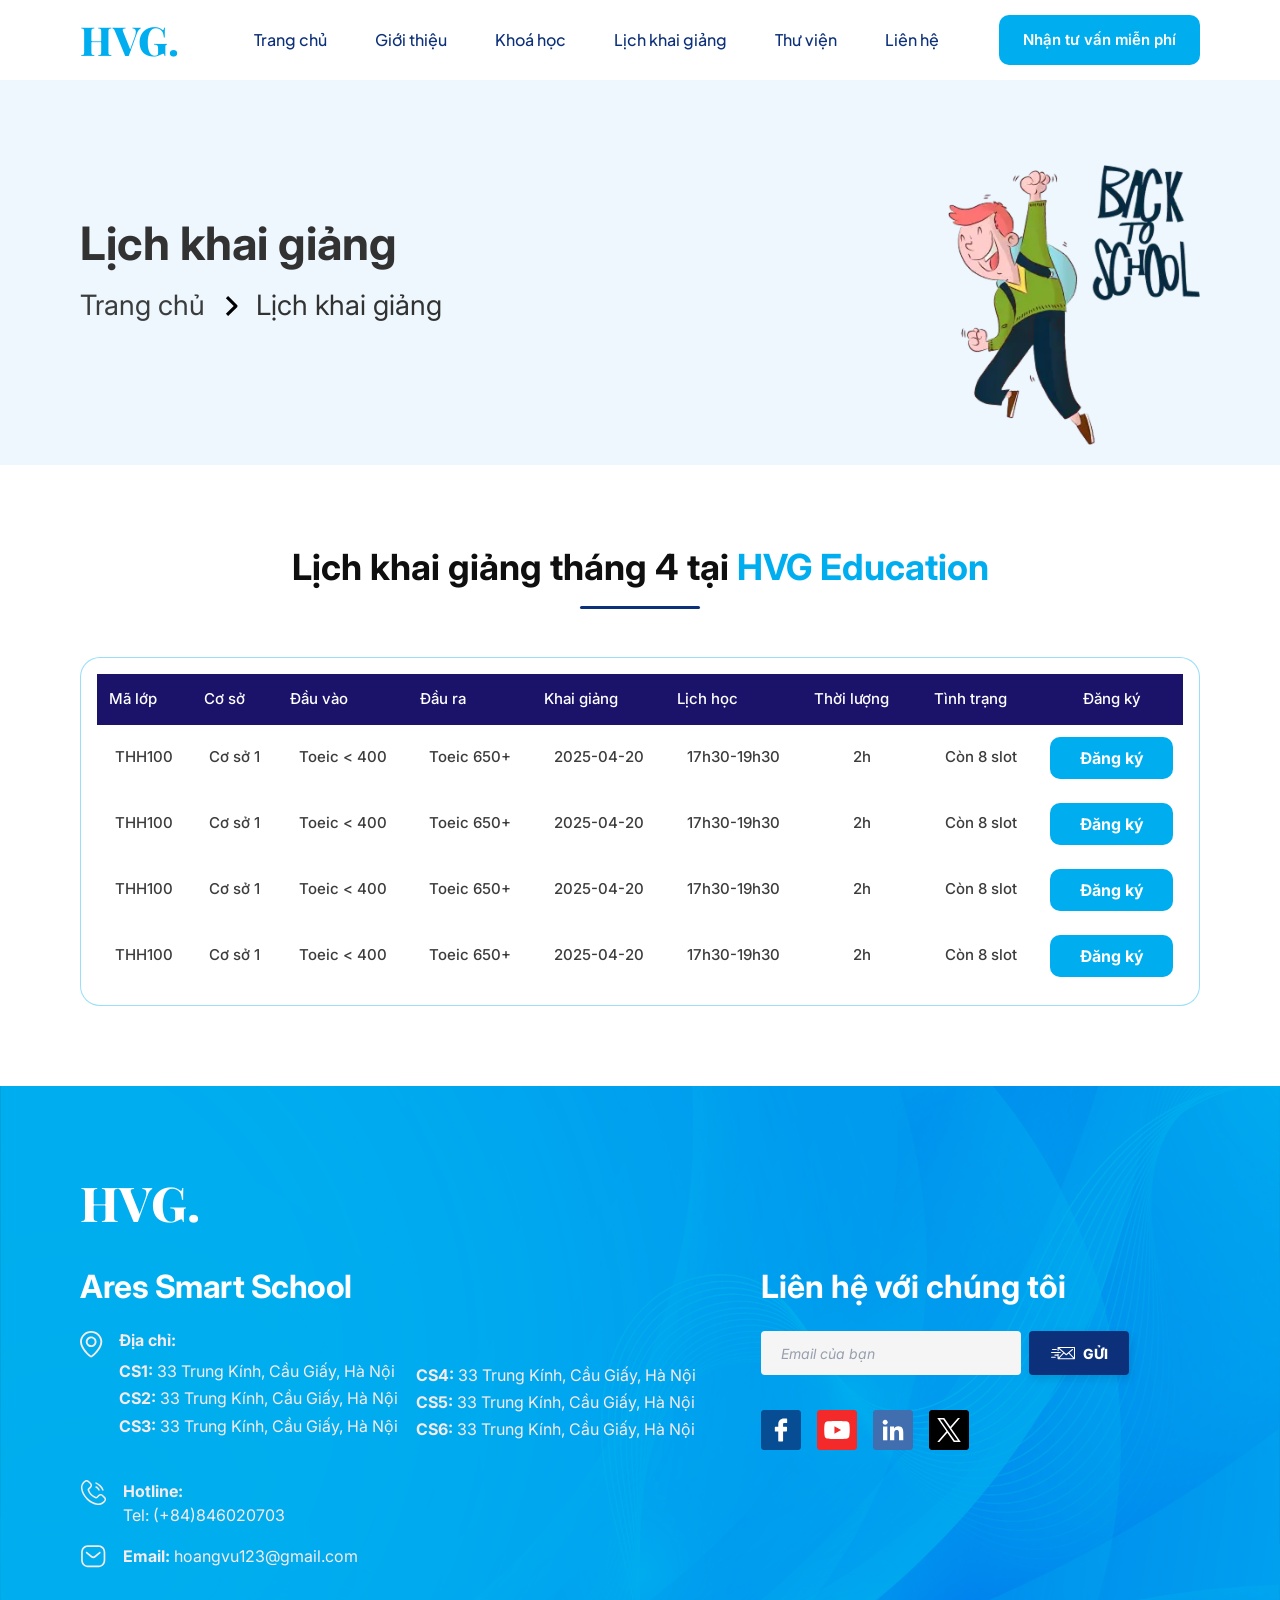
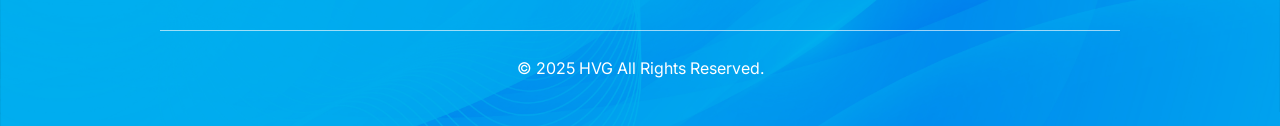
<file: pages/calendar.html>
<!DOCTYPE html>
<html lang="vi">

<head>
    <meta charset="UTF-8">
    <meta name="viewport" content="width=device-width, initial-scale=1.0">
    <title>Lịch khai giảng - HVG English</title>
    <!-- Tải thư viện Bootstrap 5 (CSS) -->
    <link href="https://cdn.jsdelivr.net/npm/bootstrap@5.3.3/dist/css/bootstrap.min.css" rel="stylesheet"
        integrity="sha384-QWTKZyjpPEjISv5WaRU9OFeRpok6YctnYmDr5pNlyT2bRjXh0JMhjY6hW+ALEwIH" crossorigin="anonymous">

    <!-- Tải các tệp style cốt lõi để đồng bộ giao diện -->
    <link rel="stylesheet" href="../styles/global.css">
    <link rel="stylesheet" href="../styles/navbar.css">
    <link rel="stylesheet" href="../styles/footer.css">
    <link rel="stylesheet" href="../styles/breadcrumb.css">
    <link rel="stylesheet" href="../styles/calendar.css">

    <!-- Tải thư viện jQuery trước để hỗ trợ nạp động -->
    <script src="https://code.jquery.com/jquery-3.7.1.min.js" defer></script>
    <!-- Tải thư viện Bootstrap 5 JS Bundle -->
    <script src="https://cdn.jsdelivr.net/npm/bootstrap@5.3.3/dist/js/bootstrap.bundle.min.js"
        integrity="sha384-YvpcrYf0tY3lHB60NNkmXc5s9fDVZLESaAA55NDzOxhy9GkcIdslK1eN7N6jIeHz" crossorigin="anonymous"
        defer></script>
    <!-- Tải script chính để thực hiện nạp động header và footer -->
    <script src="../scripts/main.js" defer></script>
</head>

<body>
    <!-- Khung chứa Navbar được tải động bằng jQuery -->
    <header id="navbar-placeholder"></header>
    <main>
        <!-- Breadcrumb Header Banner (Figma Node 1:2858) -->
        <section class="breadcrumb-banner">
            <div class="container">
                <h1 class="breadcrumb-title">Lịch khai giảng</h1>
                <nav aria-label="breadcrumb">
                    <ol class="breadcrumb-list">
                        <li class="breadcrumb-item"><a href="../index.html" class="breadcrumb-link">Trang chủ</a></li>
                        <li class="breadcrumb-separator">
                            <img src="../assets/arrow-right-filled.svg" alt="arrow right">
                        </li>
                        <li class="breadcrumb-item active" aria-current="page">Lịch khai giảng</li>
                    </ol>
                </nav>
                <img src="../assets/bread-thumb 1.webp" alt="Minh họa lịch khai giảng" class="breadcrumb-img">
            </div>
        </section>

        <!-- Phần Lịch khai giảng (Figma Node 1:3232) -->
        <section class="schedule-section">
            <div class="container">
                <!-- Tiêu đề chính và gạch chân trang trí -->
                <div class="schedule-header">
                    <h2 class="schedule-title">Lịch khai giảng tháng 4 tại <span class="text-highlight">HVG Education</span></h2>
                    <div class="schedule-decor-line"></div>
                </div>

                <!-- Bọc bảng trong thẻ responsive của Bootstrap để hỗ trợ thanh cuộn ngang trên di động tránh tràn khung -->
                <div class="schedule-table-card">
                    <div class="table-responsive">
                        <table class="table schedule-table align-middle">
                        <thead>
                            <tr>
                                <th scope="col">Mã lớp</th>
                                <th scope="col">Cơ sở</th>
                                <th scope="col">Đầu vào</th>
                                <th scope="col">Đầu ra</th>
                                <th scope="col">Khai giảng</th>
                                <th scope="col">Lịch học</th>
                                <th scope="col">Thời lượng</th>
                                <th scope="col">Tình trạng</th>
                                <th scope="col" class="col-register">Đăng ký</th>
                            </tr>
                        </thead>
                        <tbody>
                            <!-- Hàng lớp học 1 -->
                            <tr>
                                <td>THH100</td>
                                <td>Cơ sở 1</td>
                                <td>Toeic &lt; 400</td>
                                <td>Toeic 650+</td>
                                <td>2025-04-20</td>
                                <td>17h30-19h30</td>
                                <td>2h</td>
                                <td>Còn 8 slot</td>
                                <td class="col-register">
                                    <a href="/index.html#lien-he" class="btn-register-table">Đăng ký</a>
                                </td>
                            </tr>
                            <!-- Hàng lớp học 2 -->
                            <tr>
                                <td>THH100</td>
                                <td>Cơ sở 1</td>
                                <td>Toeic &lt; 400</td>
                                <td>Toeic 650+</td>
                                <td>2025-04-20</td>
                                <td>17h30-19h30</td>
                                <td>2h</td>
                                <td>Còn 8 slot</td>
                                <td class="col-register">
                                    <a href="/index.html#lien-he" class="btn-register-table">Đăng ký</a>
                                </td>
                            </tr>
                            <!-- Hàng lớp học 3 -->
                            <tr>
                                <td>THH100</td>
                                <td>Cơ sở 1</td>
                                <td>Toeic &lt; 400</td>
                                <td>Toeic 650+</td>
                                <td>2025-04-20</td>
                                <td>17h30-19h30</td>
                                <td>2h</td>
                                <td>Còn 8 slot</td>
                                <td class="col-register">
                                    <a href="/index.html#lien-he" class="btn-register-table">Đăng ký</a>
                                </td>
                            </tr>
                            <!-- Hàng lớp học 4 -->
                            <tr>
                                <td>THH100</td>
                                <td>Cơ sở 1</td>
                                <td>Toeic &lt; 400</td>
                                <td>Toeic 650+</td>
                                <td>2025-04-20</td>
                                <td>17h30-19h30</td>
                                <td>2h</td>
                                <td>Còn 8 slot</td>
                                <td class="col-register">
                                    <a href="/index.html#lien-he" class="btn-register-table">Đăng ký</a>
                                </td>
                            </tr>
                        </tbody>
                    </table>
                </div>
            </div>
        </div>
    </section>
    </main>
    <!-- Khung chứa Footer được tải động bằng jQuery -->
    <footer id="footer-placeholder"></footer>
</body>
</file>
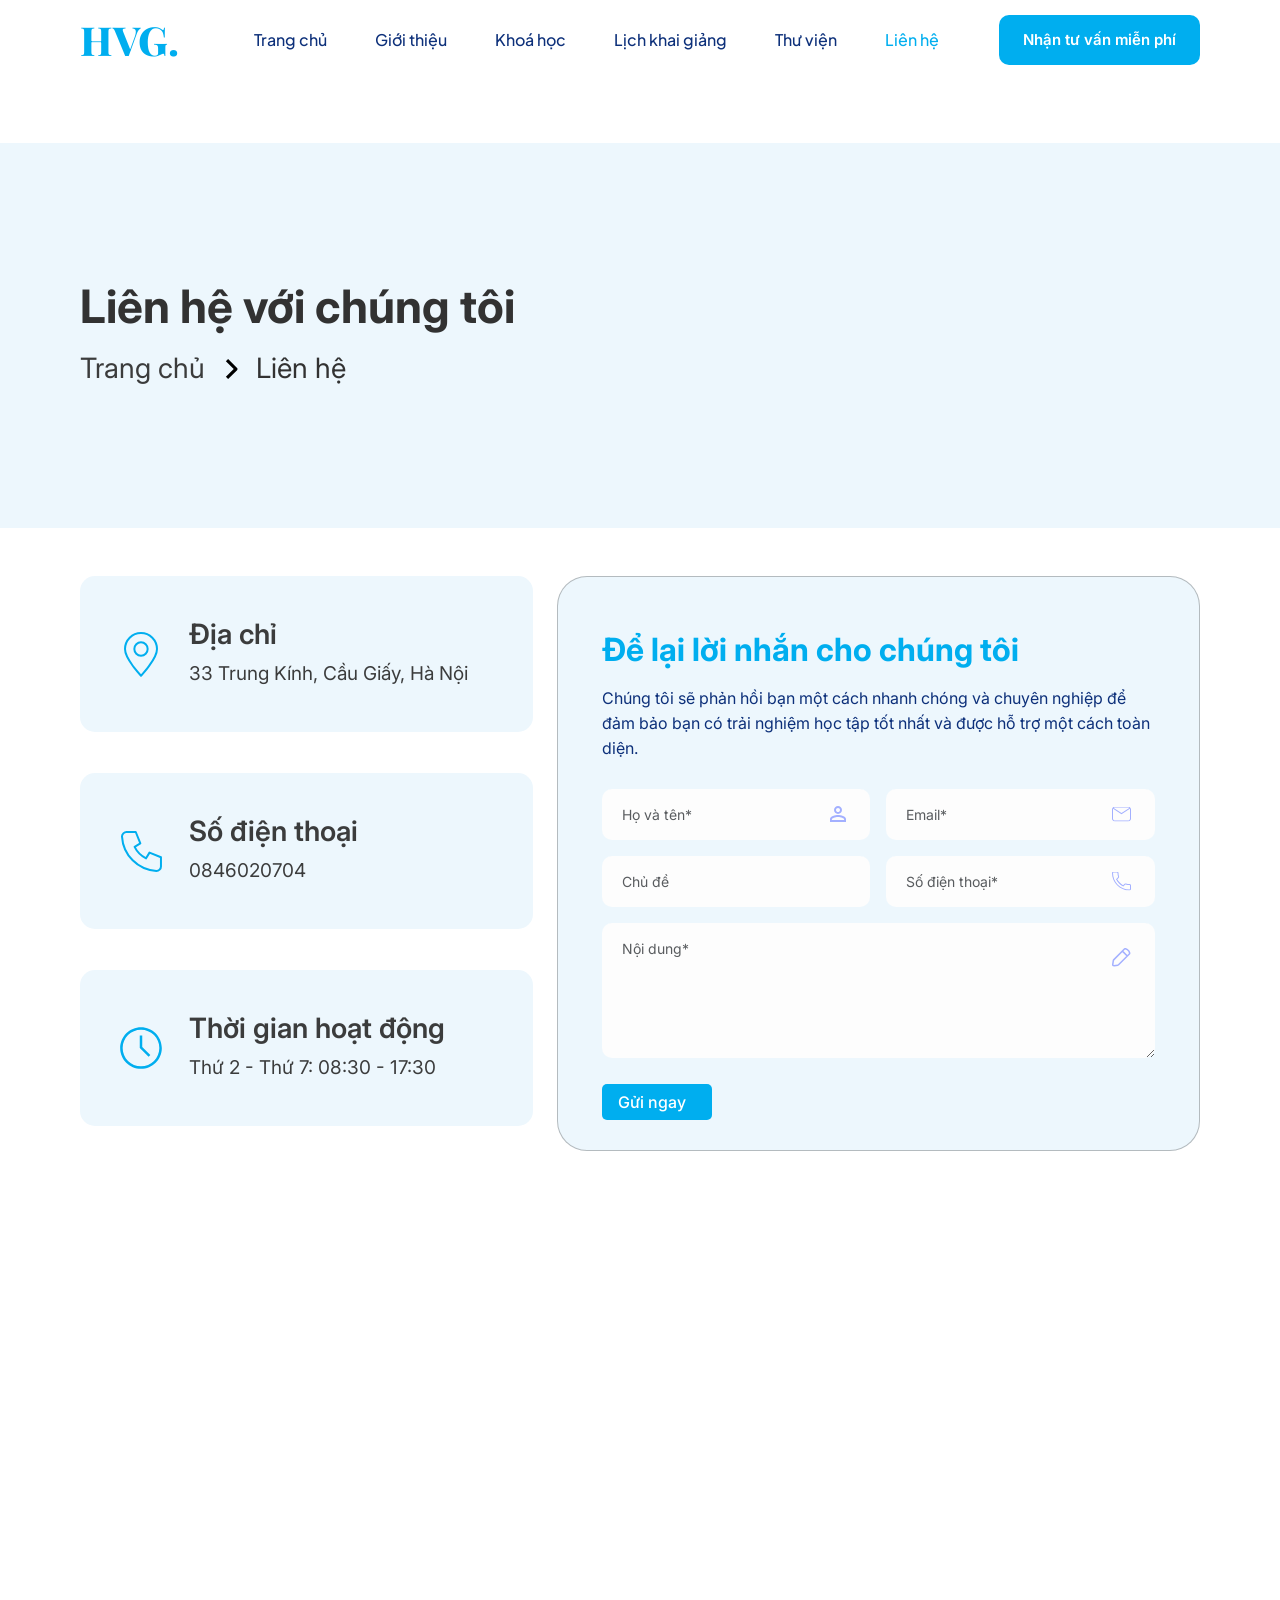
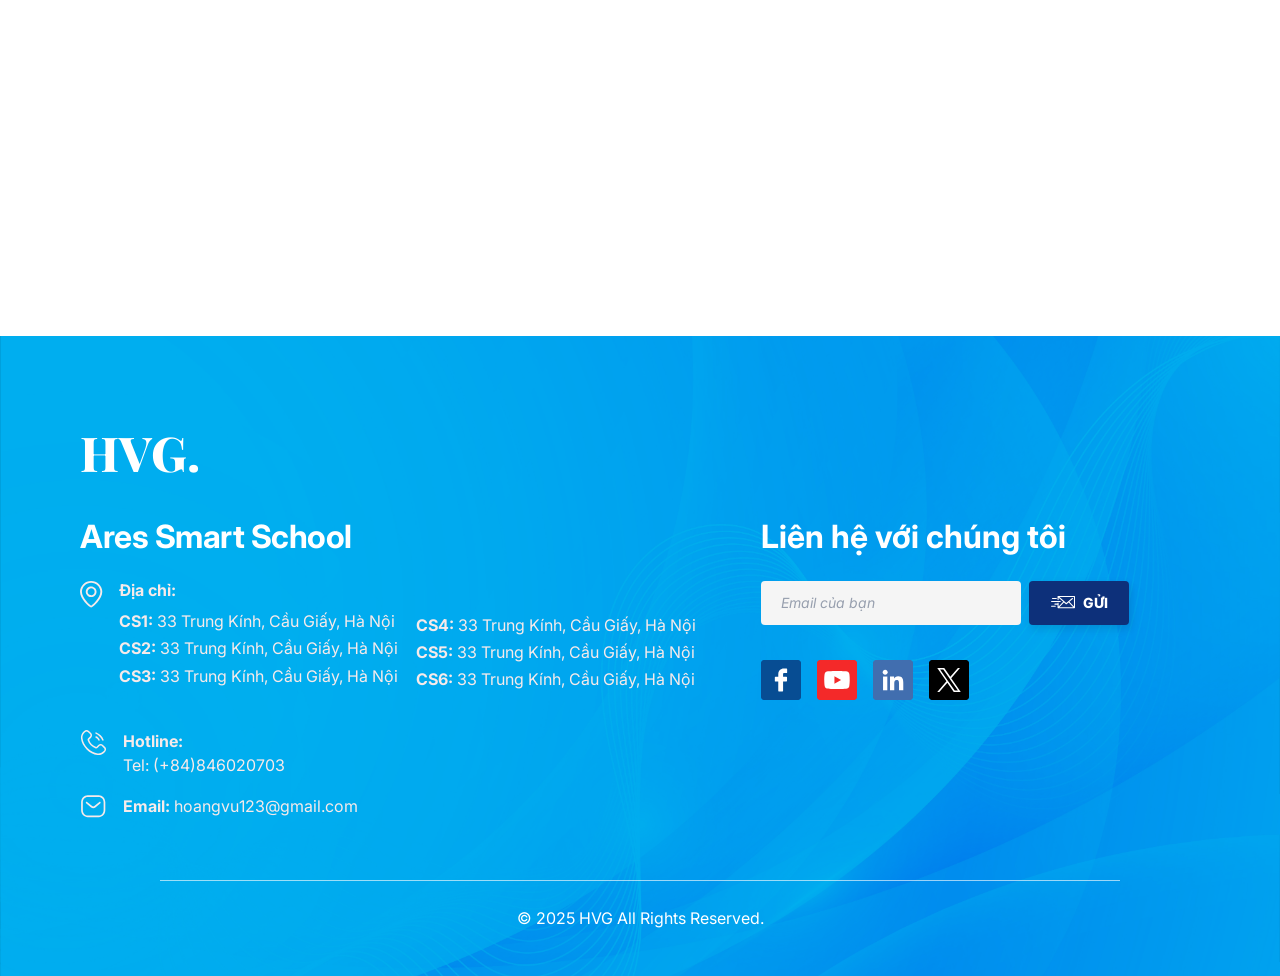
<file: pages/contact.html>
<!DOCTYPE html>
<html lang="vi">

<head>
    <meta charset="UTF-8">
    <meta name="viewport" content="width=device-width, initial-scale=1.0">
    <title>Liên hệ - HVG English</title>
    <!-- Tải thư viện Bootstrap 5 (CSS) -->
    <link href="https://cdn.jsdelivr.net/npm/bootstrap@5.3.3/dist/css/bootstrap.min.css" rel="stylesheet"
        integrity="sha384-QWTKZyjpPEjISv5WaRU9OFeRpok6YctnYmDr5pNlyT2bRjXh0JMhjY6hW+ALEwIH" crossorigin="anonymous">

    <!-- Tải các tệp style cốt lõi để đồng bộ giao diện -->
    <link rel="stylesheet" href="../styles/global.css">
    <link rel="stylesheet" href="../styles/navbar.css">
    <link rel="stylesheet" href="../styles/footer.css">
    <link rel="stylesheet" href="../styles/breadcrumb.css">
    <link rel="stylesheet" href="../styles/contact-page.css">

    <!-- Tải thư viện jQuery trước để hỗ trợ nạp động -->
    <script src="https://code.jquery.com/jquery-3.7.1.min.js" defer></script>
    <!-- Tải thư viện Bootstrap 5 JS Bundle -->
    <script src="https://cdn.jsdelivr.net/npm/bootstrap@5.3.3/dist/js/bootstrap.bundle.min.js"
        integrity="sha384-YvpcrYf0tY3lHB60NNkmXc5s9fDVZLESaAA55NDzOxhy9GkcIdslK1eN7N6jIeHz" crossorigin="anonymous"
        defer></script>
    <!-- Tải script chính để thực hiện nạp động header và footer -->
    <script src="../scripts/main.js" defer></script>
</head>

<body>
    <!-- Khung chứa Navbar được tải động bằng jQuery -->
    <header id="navbar-placeholder"></header>
    <main class="contact-page">
        <!-- Breadcrumb Header Banner (Figma Node 1:2858) -->
        <section class="breadcrumb-banner">
            <div class="container">
                <h1 class="breadcrumb-title">Liên hệ với chúng tôi</h1>
                <nav aria-label="breadcrumb">
                    <ol class="breadcrumb-list">
                        <li class="breadcrumb-item"><a href="../index.html" class="breadcrumb-link">Trang chủ</a></li>
                        <li class="breadcrumb-separator">
                            <img src="../assets/arrow-right-filled.svg" alt="arrow right">
                        </li>
                        <li class="breadcrumb-item active" aria-current="page">Liên hệ</li>
                    </ol>
                </nav>
            </div>
        </section>

        <section class="contact-section">
            <div class="container py-3 py-lg-5">
                <div class="row g-4">
                    <!-- Info Cards -->
                    <div class="col-lg-5">
                        <div class="contact-info-cards">
                            <!-- Address Card -->
                            <div class="info-card">
                                <div class="info-icon">
                                    <img src="../assets/contact-location.svg" alt="">
                                </div>
                                <div class="info-content">
                                    <h3>Địa chỉ</h3>
                                    <p>33 Trung Kính, Cầu Giấy, Hà Nội</p>
                                </div>
                            </div>

                            <!-- Phone Card -->
                            <div class="info-card">
                                <div class="info-icon">
                                    <img src="../assets/contact-phone.svg" alt="">
                                </div>
                                <div class="info-content">
                                    <h3>Số điện thoại</h3>
                                    <p>0846020704</p>
                                </div>
                            </div>

                            <!-- Hours Card -->
                            <div class="info-card">
                                <div class="info-icon">
                                    <img src="../assets/contact-time.svg" alt="">
                                </div>
                                <div class="info-content">
                                    <h3>Thời gian hoạt động</h3>
                                    <p>Thứ 2 - Thứ 7: 08:30 - 17:30</p>
                                </div>
                            </div>
                        </div>
                    </div>

                    <!-- Contact Form -->
                    <div class="col-lg-7">
                        <div class="contact-form-container">
                            <h2 class="form-title">Để lại lời nhắn cho chúng tôi</h2>
                            <p class="form-subtitle">Chúng tôi sẽ phản hồi bạn một cách nhanh chóng và chuyên nghiệp để
                                đảm
                                bảo bạn có trải nghiệm học tập tốt nhất và được hỗ trợ một cách toàn diện.</p>

                            <form action="#" class="contact-form">
                                <div class="row g-3">
                                    <div class="col-md-6">
                                        <div class="input-group-custom">
                                            <input type="text" class="form-control" placeholder="Họ và tên*" required>
                                            <img src="../assets/contact-user.svg" alt="" class="input-icon">
                                        </div>
                                    </div>
                                    <div class="col-md-6">
                                        <div class="input-group-custom">
                                            <input type="email" class="form-control" placeholder="Email*" required>
                                            <img src="../assets/contact-mail.svg" alt="" class="input-icon">
                                        </div>
                                    </div>
                                    <div class="col-md-6">
                                        <div class="input-group-custom">
                                            <input type="text" class="form-control" placeholder="Chủ đề">
                                        </div>
                                    </div>
                                    <div class="col-md-6">
                                        <div class="input-group-custom">
                                            <input type="tel" class="form-control" placeholder="Số điện thoại*"
                                                required>
                                            <img src="../assets/contact-user-phone.svg" alt="" class="input-icon">
                                        </div>
                                    </div>
                                    <div class="col-12">
                                        <div class="input-group-custom">
                                            <textarea class="form-control" rows="5" placeholder="Nội dung*"
                                                required></textarea>
                                            <img src="../assets/contact-edit.svg" alt="" class="input-icon">
                                        </div>
                                    </div>
                                    <div class="col-12">
                                        <button type="submit" class="btn btn-submit">
                                            Gửi ngay <i class="fa-solid fa-arrow-right"></i>
                                        </button>
                                    </div>
                                </div>
                            </form>
                        </div>
                    </div>
                </div>
            </div>
        </section>

        <section class="contact-map-section">
            <div class="map-container py-3 py-lg-5">
                <iframe class="map"
                    src="https://www.google.com/maps/embed?pb=!1m18!1m12!1m3!1d3724.4789775071017!2d105.79828777504348!3d21.01351258063205!2m3!1f0!2f0!3f0!3m2!1i1024!2i768!4f13.1!3m3!1m2!1s0x3135ab5f40c04bcf%3A0x380a7cb1ea9e658e!2zMiBOZy4gMiBQLiBUcnVuZyBLw61uaCwgVHJ1bmcgSG_DoCwgWcOqbiBIw7JhLCBIw6AgTuG7mWkgMTAwMDAsIFZp4buHdCBOYW0!5e0!3m2!1svi!2s!4v1776482737677!5m2!1svi!2s"
                    width="600" height="450" style="border:0;" allowfullscreen="" loading="lazy"
                    referrerpolicy="no-referrer-when-downgrade"></iframe>
            </div>
        </section>
    </main>
    <!-- Khung chứa Footer được tải động bằng jQuery -->
    <footer id="footer-placeholder"></footer>
</body>

</html>
</file>
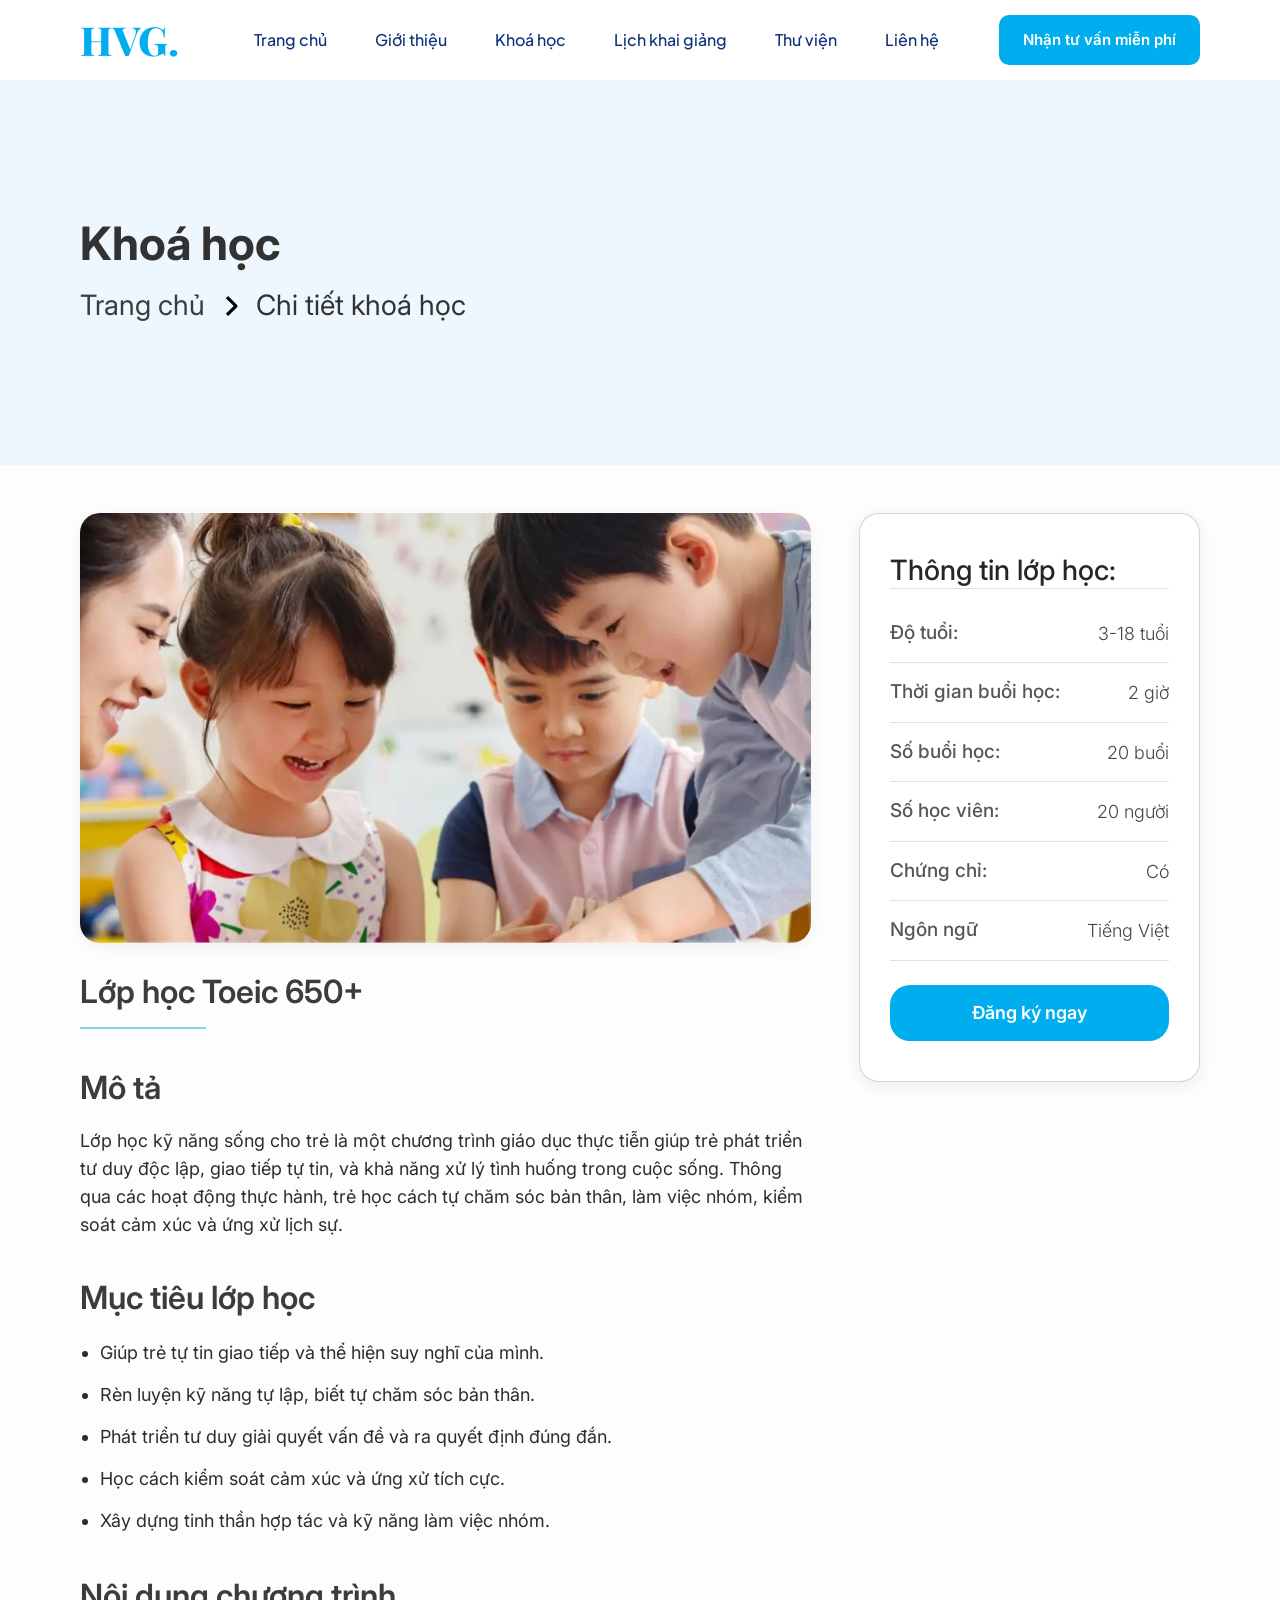
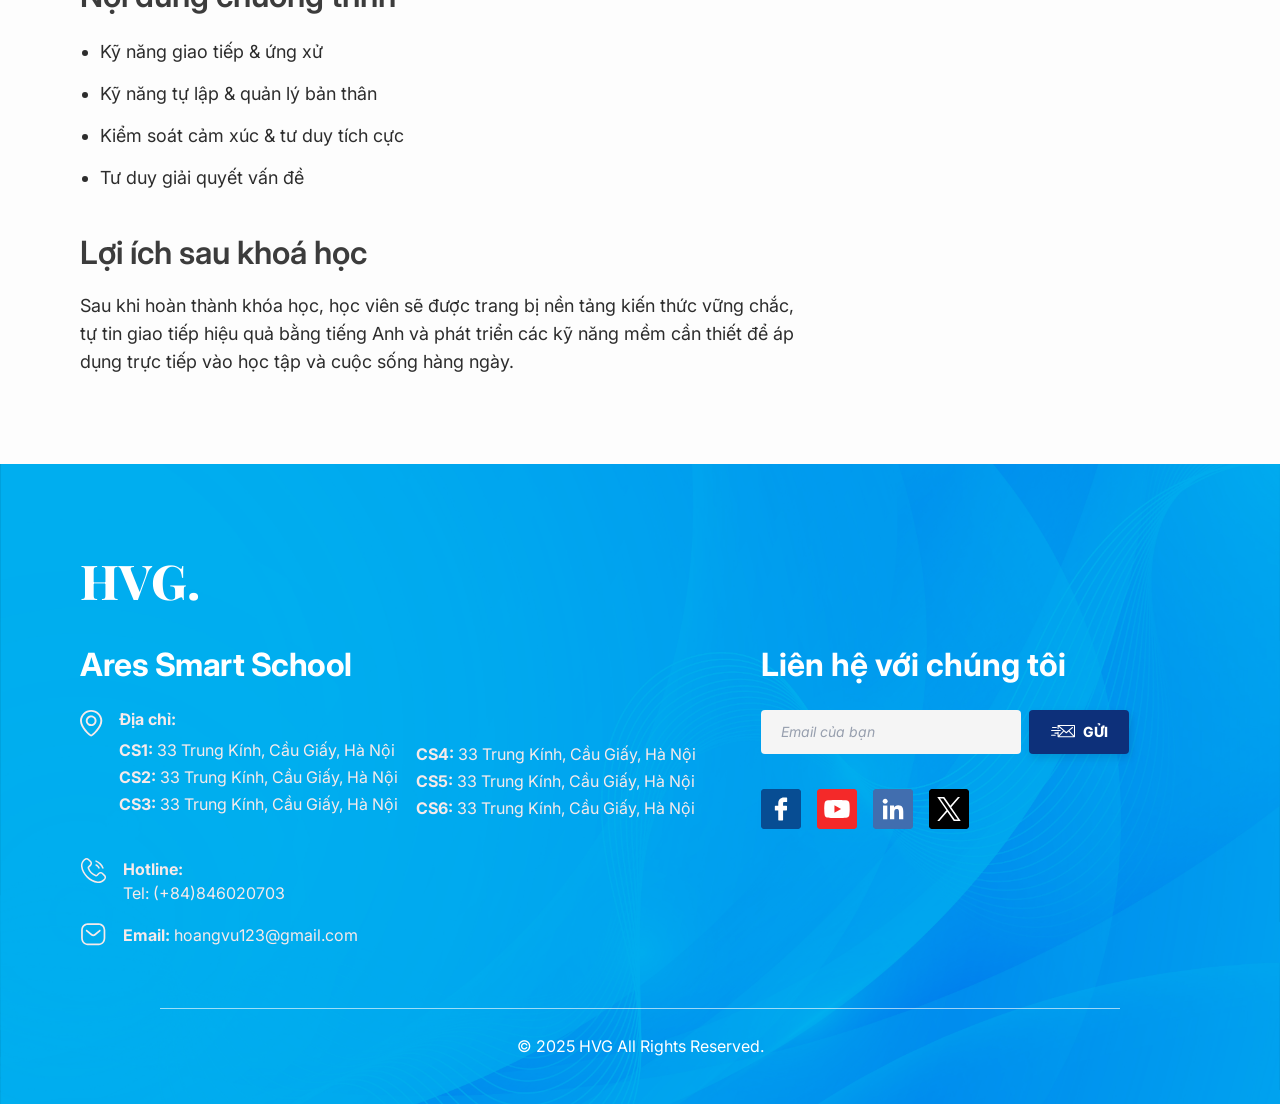
<file: pages/course-detail.html>
<!DOCTYPE html>
<html lang="vi">

<head>
    <meta charset="UTF-8">
    <meta name="viewport" content="width=device-width, initial-scale=1.0">
    <title>Chi tiết khóa học - HVG English</title>
    
    <!-- Tải thư viện Bootstrap 5 (CSS) để xây dựng lưới layout và responsive -->
    <link href="https://cdn.jsdelivr.net/npm/bootstrap@5.3.3/dist/css/bootstrap.min.css" rel="stylesheet"
        integrity="sha384-QWTKZyjpPEjISv5WaRU9OFeRpok6YctnYmDr5pNlyT2bRjXh0JMhjY6hW+ALEwIH" crossorigin="anonymous">

    <!-- Tải các tệp style cốt lõi để đồng bộ giao diện toàn trang -->
    <link rel="stylesheet" href="../styles/global.css">
    <link rel="stylesheet" href="../styles/navbar.css">
    <link rel="stylesheet" href="../styles/footer.css">
    <link rel="stylesheet" href="../styles/breadcrumb.css">
    <link rel="stylesheet" href="../styles/course-detail.css">

    <!-- Tải thư viện jQuery hỗ trợ nạp động Navbar và Footer -->
    <script src="https://code.jquery.com/jquery-3.7.1.min.js" defer></script>
    
    <!-- Tải thư viện Bootstrap 5 JS Bundle phục vụ các hiệu ứng tương tác -->
    <script src="https://cdn.jsdelivr.net/npm/bootstrap@5.3.3/dist/js/bootstrap.bundle.min.js"
        integrity="sha384-YvpcrYf0tY3lHB60NNkmXc5s9fDVZLESaAA55NDzOxhy9GkcIdslK1eN7N6jIeHz" crossorigin="anonymous"
        defer></script>
        
    <!-- Tải script chính nạp động phần header và footer của trang -->
    <script src="../scripts/main.js" defer></script>
</head>

<body>
    <!-- Khung chứa Navbar được tải động tự động bằng jQuery -->
    <header id="navbar-placeholder"></header>

    <main>
        <!-- Banner Breadcrumb (Tái sử dụng thiết kế Figma Node 1:2858) -->
        <section class="breadcrumb-banner">
            <div class="container">
                <h1 class="breadcrumb-title">Khoá học</h1>
                <nav aria-label="breadcrumb">
                    <ol class="breadcrumb-list">
                        <li class="breadcrumb-item"><a href="../index.html" class="breadcrumb-link">Trang chủ</a></li>
                        <li class="breadcrumb-separator">
                            <img src="../assets/arrow-right-filled.svg" alt="arrow right">
                        </li>
                        <li class="breadcrumb-item active" aria-current="page">Chi tiết khoá học</li>
                    </ol>
                </nav>
            </div>
        </section>

        <!-- Phần thông tin chi tiết khóa học: Sử dụng hệ lưới Bootstrap chia 2 cột -->
        <section class="course-detail-section py-3 py-lg-5">
            <div class="container">
                <div class="row g-4 g-lg-5">
                    
                    <!-- Cột trái (Chiếm 8/12 phần): Thông tin giới thiệu khóa học chính -->
                    <div class="col-lg-8">
                        <!-- Ảnh đại diện/Ảnh nổi bật của khóa học -->
                        <div class="course-feature-image-wrapper">
                            <img src="../assets/course-detail-banner.webp" alt="Lớp học Toeic 650+" class="course-feature-image">
                        </div>
                        
                        <!-- Tiêu đề và đường gạch chân phân tách theo thiết kế Figma -->
                        <h2 class="course-detail-title">Lớp học Toeic 650+</h2>
                        <div class="course-detail-divider"></div>
                        
                        <!-- Khối thông tin "Mô tả" -->
                        <div class="course-detail-block">
                            <h3 class="course-block-title">Mô tả</h3>
                            <p class="course-block-text">
                                Lớp học kỹ năng sống cho trẻ là một chương trình giáo dục thực tiễn giúp trẻ phát triển tư duy độc lập, giao tiếp tự tin, và khả năng xử lý tình huống trong cuộc sống. Thông qua các hoạt động thực hành, trẻ học cách tự chăm sóc bản thân, làm việc nhóm, kiểm soát cảm xúc và ứng xử lịch sự.
                            </p>
                        </div>
                        
                        <!-- Khối thông tin "Mục tiêu lớp học" -->
                        <div class="course-detail-block">
                            <h3 class="course-block-title">Mục tiêu lớp học</h3>
                            <ul class="course-block-list">
                                <li>Giúp trẻ tự tin giao tiếp và thể hiện suy nghĩ của mình.</li>
                                <li>Rèn luyện kỹ năng tự lập, biết tự chăm sóc bản thân.</li>
                                <li>Phát triển tư duy giải quyết vấn đề và ra quyết định đúng đắn.</li>
                                <li>Học cách kiểm soát cảm xúc và ứng xử tích cực.</li>
                                <li>Xây dựng tinh thần hợp tác và kỹ năng làm việc nhóm.</li>
                            </ul>
                        </div>
                        
                        <!-- Khối thông tin "Nội dung chương trình" -->
                        <div class="course-detail-block">
                            <h3 class="course-block-title">Nội dung chương trình</h3>
                            <ul class="course-block-list">
                                <li>Kỹ năng giao tiếp & ứng xử</li>
                                <li>Kỹ năng tự lập & quản lý bản thân</li>
                                <li>Kiểm soát cảm xúc & tư duy tích cực</li>
                                <li>Tư duy giải quyết vấn đề</li>
                            </ul>
                        </div>
                        
                        <!-- Khối thông tin "Lợi ích sau khóa học" -->
                        <div class="course-detail-block">
                            <h3 class="course-block-title">Lợi ích sau khoá học</h3>
                            <p class="course-block-text">
                                Sau khi hoàn thành khóa học, học viên sẽ được trang bị nền tảng kiến thức vững chắc, tự tin giao tiếp hiệu quả bằng tiếng Anh và phát triển các kỹ năng mềm cần thiết để áp dụng trực tiếp vào học tập và cuộc sống hàng ngày.
                            </p>
                        </div>
                    </div>
                    
                    <!-- Cột phải (Chiếm 4/12 phần): Card thông tin tổng hợp lớp học -->
                    <div class="col-lg-4">
                        <div class="course-info-card">
                            <h3 class="info-card-title">Thông tin lớp học:</h3>
                            
                            <!-- Hàng thông tin: Độ tuổi -->
                            <div class="info-card-item">
                                <span class="info-item-key">Độ tuổi:</span>
                                <span class="info-item-value">3-18 tuổi</span>
                            </div>
                            
                            <!-- Hàng thông tin: Thời gian buổi học -->
                            <div class="info-card-item">
                                <span class="info-item-key">Thời gian buổi học:</span>
                                <span class="info-item-value">2 giờ</span>
                            </div>
                            
                            <!-- Hàng thông tin: Số buổi học -->
                            <div class="info-card-item">
                                <span class="info-item-key">Số buổi học:</span>
                                <span class="info-item-value">20 buổi</span>
                            </div>
                            
                            <!-- Hàng thông tin: Số học viên -->
                            <div class="info-card-item">
                                <span class="info-item-key">Số học viên:</span>
                                <span class="info-item-value">20 người</span>
                            </div>
                            
                            <!-- Hàng thông tin: Chứng chỉ đi kèm -->
                            <div class="info-card-item">
                                <span class="info-item-key">Chứng chỉ:</span>
                                <span class="info-item-value">Có</span>
                            </div>
                            
                            <!-- Hàng thông tin: Ngôn ngữ đào tạo -->
                            <div class="info-card-item mb-4">
                                <span class="info-item-key">Ngôn ngữ</span>
                                <span class="info-item-value">Tiếng Việt</span>
                            </div>
                            
                            <!-- Nút kêu gọi hành động Đăng ký khóa học -->
                            <button class="btn btn-register">Đăng ký ngay</button>
                        </div>
                    </div>
                    
                </div>
            </div>
        </section>
    </main>

    <!-- Khung chứa Footer được tải động tự động bằng jQuery -->
    <footer id="footer-placeholder"></footer>
</body>

</html>
</file>
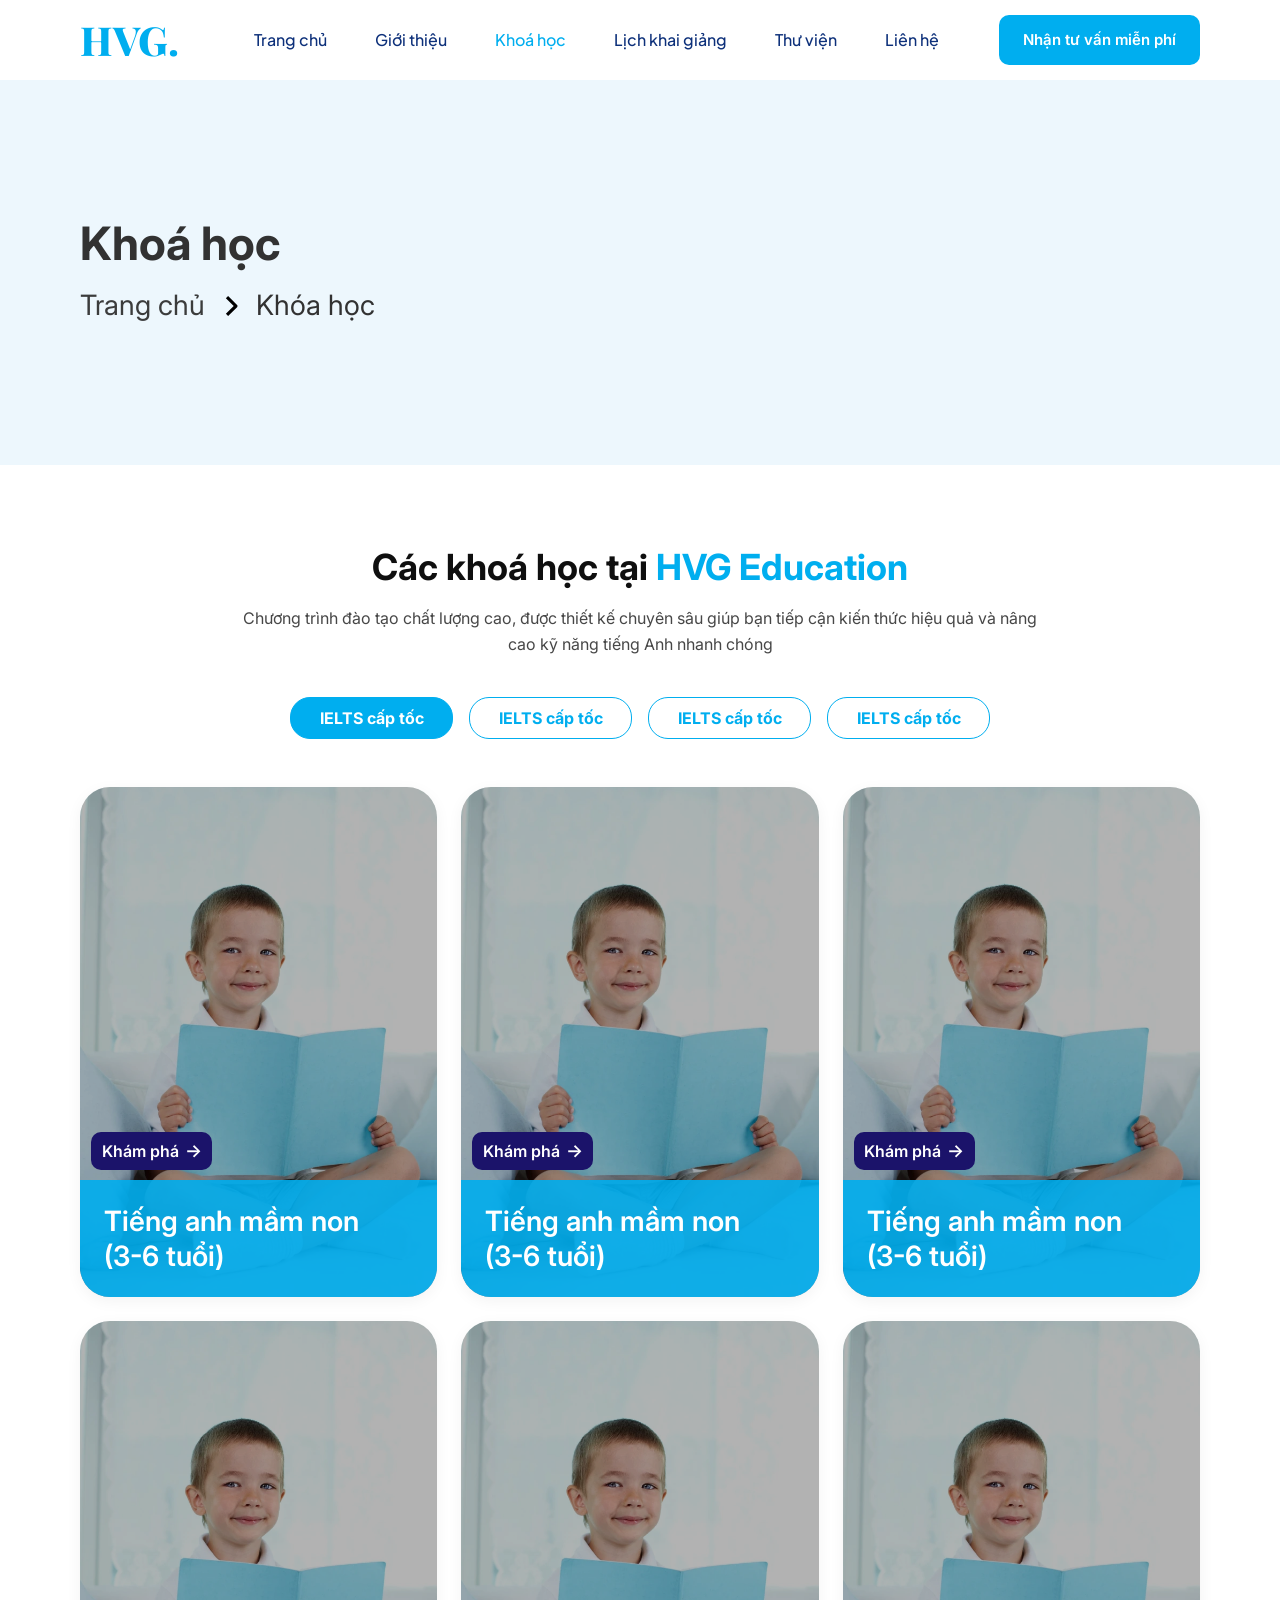
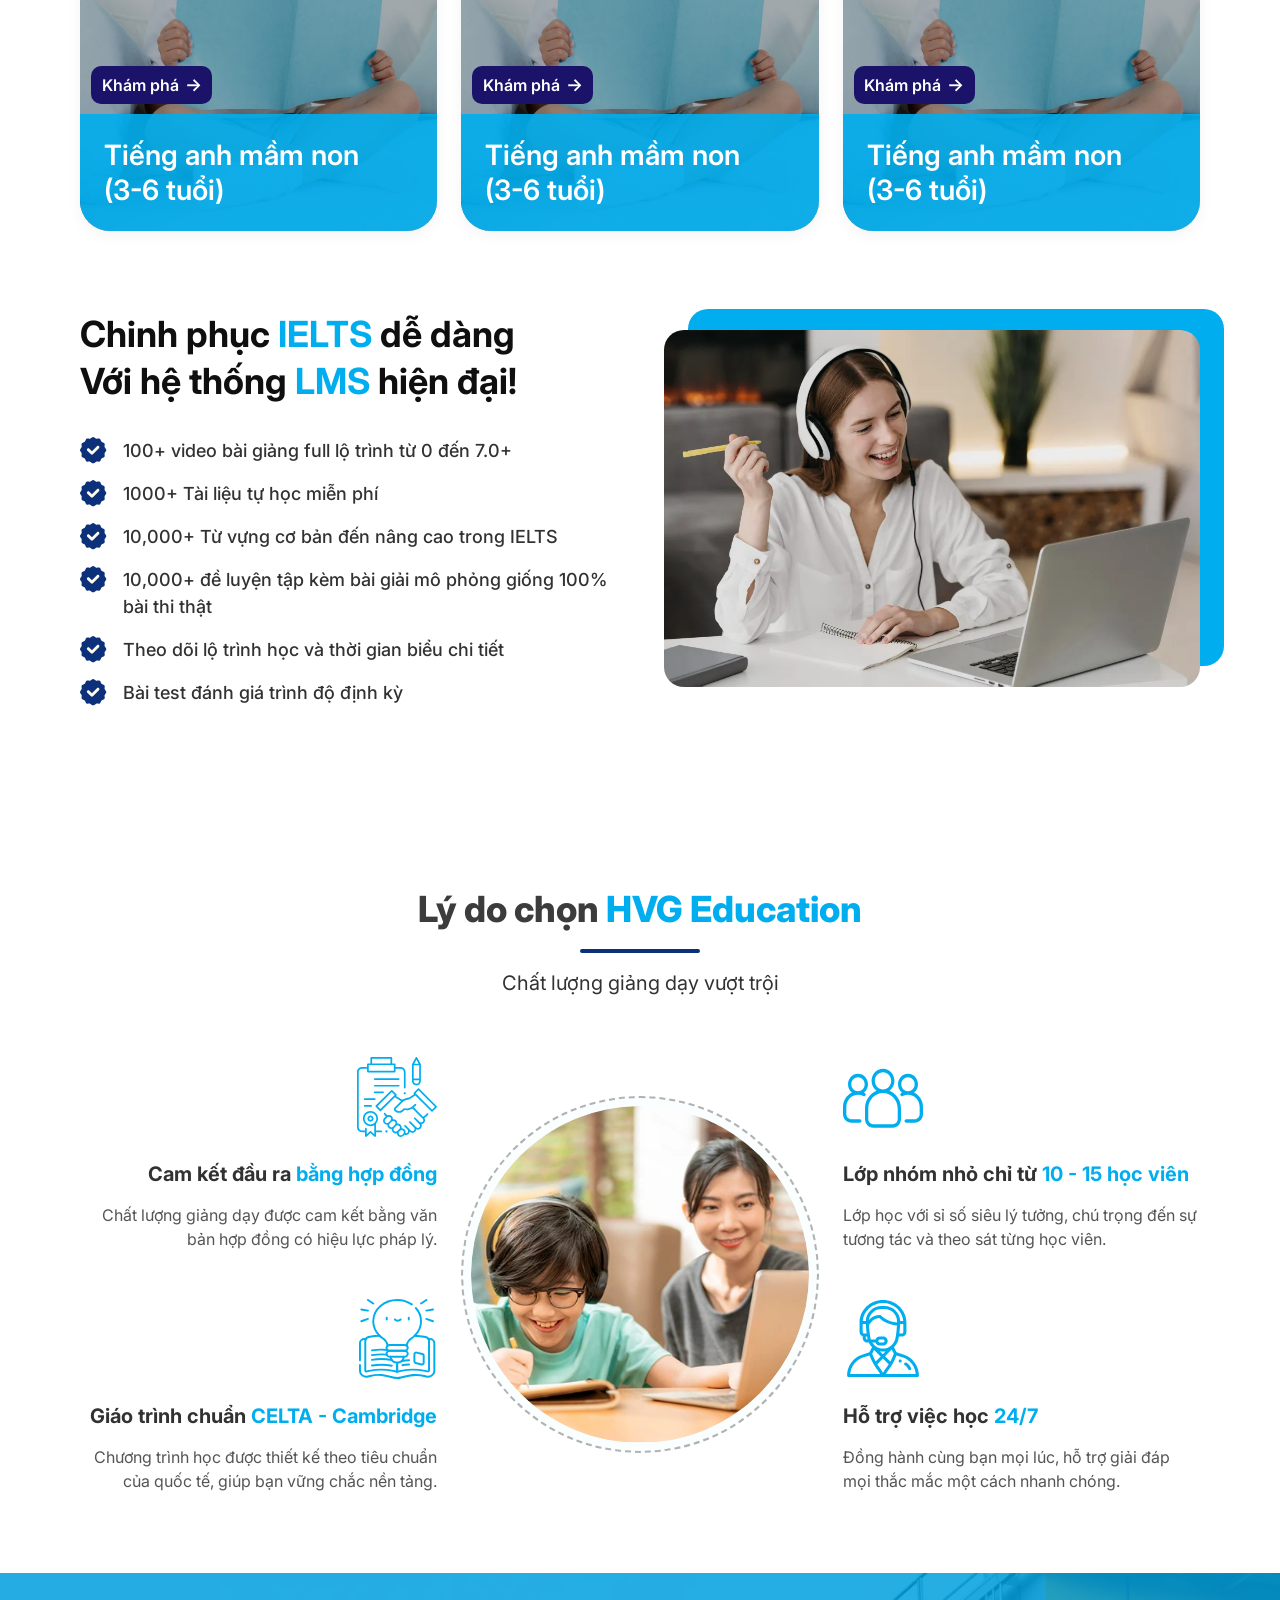
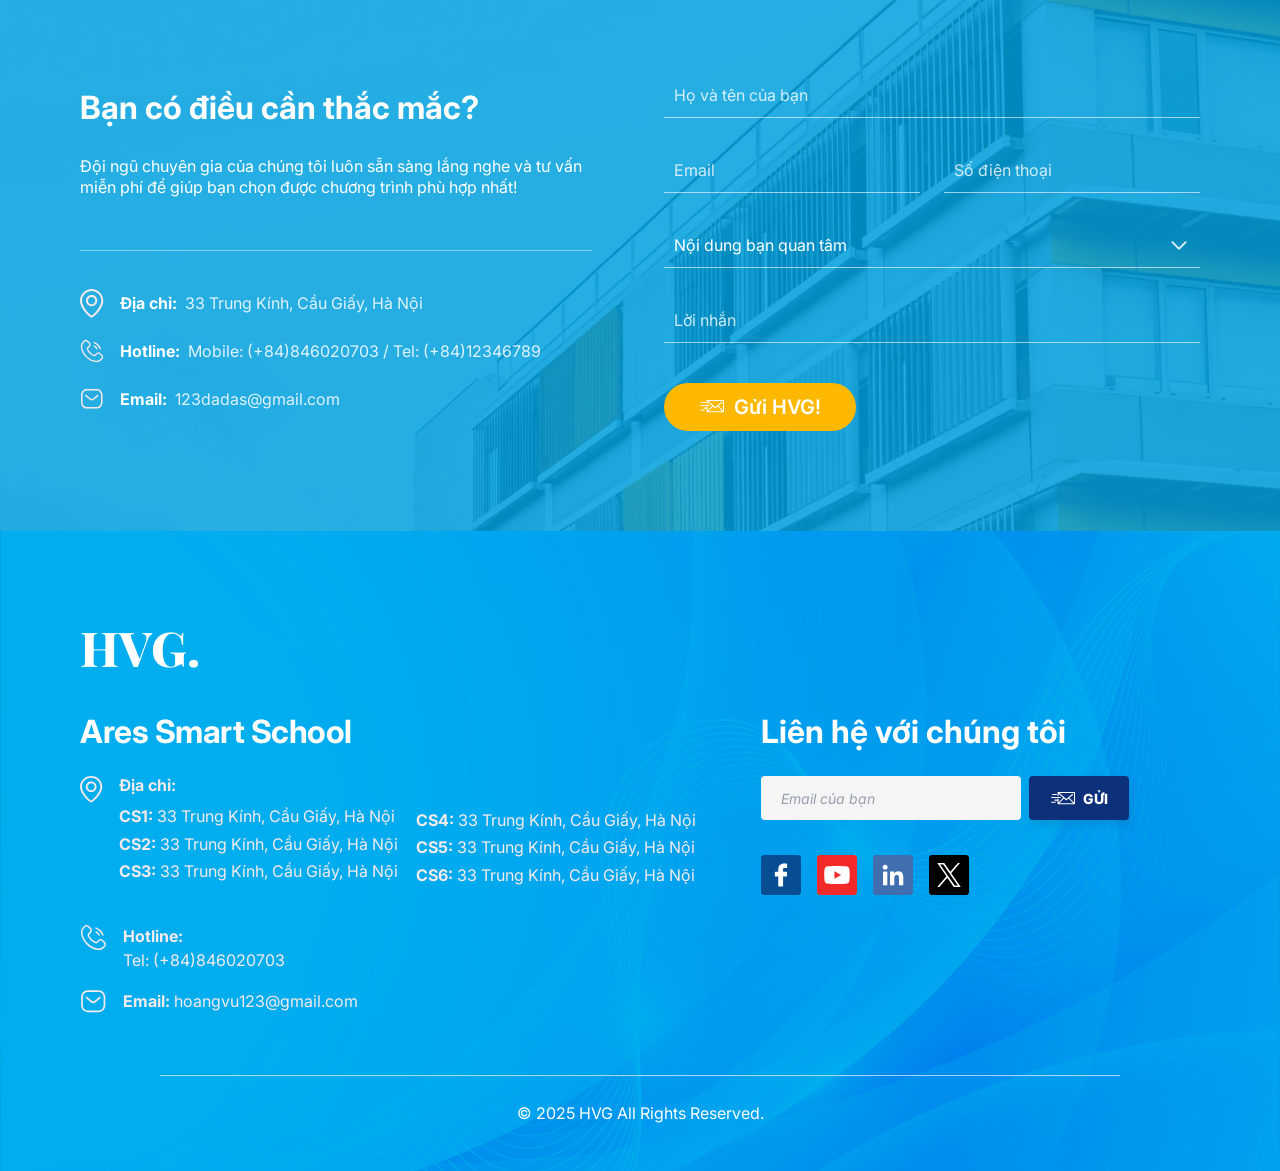
<file: pages/courses.html>
<!DOCTYPE html>
<html lang="vi">

<head>
    <meta charset="UTF-8">
    <meta name="viewport" content="width=device-width, initial-scale=1.0">
    <title>Khóa học - HVG English</title>
    <!-- Tải thư viện Bootstrap 5 (CSS) -->
    <link href="https://cdn.jsdelivr.net/npm/bootstrap@5.3.3/dist/css/bootstrap.min.css" rel="stylesheet"
        integrity="sha384-QWTKZyjpPEjISv5WaRU9OFeRpok6YctnYmDr5pNlyT2bRjXh0JMhjY6hW+ALEwIH" crossorigin="anonymous">

    <!-- Tải các tệp style cốt lõi để đồng bộ giao diện -->
    <link rel="stylesheet" href="../styles/global.css">
    <link rel="stylesheet" href="../styles/navbar.css">
    <link rel="stylesheet" href="../styles/footer.css">
    <link rel="stylesheet" href="../styles/breadcrumb.css">
    <link rel="stylesheet" href="../styles/lms-system.css">
    <link rel="stylesheet" href="../styles/courses.css">
    <link rel="stylesheet" href="../styles/why-choose.css">
    <link rel="stylesheet" href="../styles/contact.css">

    <!-- Tải thư viện jQuery trước để hỗ trợ nạp động -->
    <script src="https://code.jquery.com/jquery-3.7.1.min.js" defer></script>
    <!-- Tải thư viện Bootstrap 5 JS Bundle -->
    <script src="https://cdn.jsdelivr.net/npm/bootstrap@5.3.3/dist/js/bootstrap.bundle.min.js"
        integrity="sha384-YvpcrYf0tY3lHB60NNkmXc5s9fDVZLESaAA55NDzOxhy9GkcIdslK1eN7N6jIeHz" crossorigin="anonymous"
        defer></script>
    <!-- Tải script chính để thực hiện nạp động header và footer -->
    <script src="../scripts/main.js" defer></script>
</head>

<body>
    <!-- Khung chứa Navbar được tải động bằng jQuery -->
    <header id="navbar-placeholder"></header>
    <main>
        <!-- Breadcrumb Header Banner (Figma Node 1:2858) -->
        <section class="breadcrumb-banner">
            <div class="container">
                <h1 class="breadcrumb-title">Khoá học</h1>
                <nav aria-label="breadcrumb">
                    <ol class="breadcrumb-list">
                        <li class="breadcrumb-item"><a href="../index.html" class="breadcrumb-link">Trang chủ</a></li>
                        <li class="breadcrumb-separator">
                            <img src="../assets/arrow-right-filled.svg" alt="arrow right">
                        </li>
                        <li class="breadcrumb-item active" aria-current="page">Khóa học</li>
                    </ol>
                </nav>
            </div>
        </section>

        <!-- Phần hiển thị danh sách tất cả các khóa học tại HVG Education (Figma Node 1:3019 - 1:3025) -->
        <section class="courses-section">
            <div class="container">
                <!-- Tiêu đề trang khóa học căn giữa và có phần chữ HVG Education được highlight màu xanh -->
                <div class="courses-header text-center">
                    <h2 class="courses-title">Các khoá học tại <span class="text-highlight">HVG Education</span></h2>
                    <p class="courses-subtitle">
                        Chương trình đào tạo chất lượng cao, được thiết kế chuyên sâu giúp bạn tiếp cận kiến thức hiệu quả và nâng cao kỹ năng tiếng Anh nhanh chóng
                    </p>
                </div>

                <!-- Tabs danh mục để người dùng lựa chọn lọc khóa học nhanh (giữ nguyên kích thước viên thuốc chuẩn Figma) -->
                <div class="courses-tabs">
                    <button class="course-tab active" type="button">IELTS cấp tốc</button>
                    <button class="course-tab" type="button">IELTS cấp tốc</button>
                    <button class="course-tab" type="button">IELTS cấp tốc</button>
                    <button class="course-tab" type="button">IELTS cấp tốc</button>
                </div>

                <!-- Lưới lưới hiển thị 6 thẻ khóa học sử dụng Bootstrap 5 Grid System (3 cột trên máy tính, 2 cột trên tablet, 1 cột trên mobile) -->
                <div class="row g-4 justify-content-center courses-cards-row">
                    <!-- Khóa học 1 -->
                    <div class="col-lg-4 col-md-6 col-12">
                        <div class="course-card">
                            <!-- Ảnh nền và lớp phủ tối mờ 30% để làm nổi chữ bên trên -->
                            <div class="course-bg-img">
                                <img src="../assets/kid.webp" alt="Tiếng anh mầm non" class="course-img">
                                <div class="course-img-overlay"></div>
                            </div>

                            <!-- Nút điều hướng khám phá khóa học -->
                            <a href="course-detail.html" class="course-discover-btn">
                                <span class="btn-text">Khám phá</span>
                                <span class="btn-arrow">&rarr;</span>
                            </a>

                            <!-- Dải thông tin màu xanh dương có độ mờ 90% ở dưới đáy chứa tên khóa học -->
                            <div class="course-banner-info">
                                <h3 class="course-card-title">Tiếng anh mầm non <br>(3-6 tuổi)</h3>
                            </div>
                        </div>
                    </div>

                    <!-- Khóa học 2 -->
                    <div class="col-lg-4 col-md-6 col-12">
                        <div class="course-card">
                            <!-- Ảnh nền và lớp phủ tối mờ 30% để làm nổi chữ bên trên -->
                            <div class="course-bg-img">
                                <img src="../assets/kid.webp" alt="Tiếng anh mầm non" class="course-img">
                                <div class="course-img-overlay"></div>
                            </div>

                            <!-- Nút điều hướng khám phá khóa học -->
                            <a href="course-detail.html" class="course-discover-btn">
                                <span class="btn-text">Khám phá</span>
                                <span class="btn-arrow">&rarr;</span>
                            </a>

                            <!-- Dải thông tin màu xanh dương có độ mờ 90% ở dưới đáy chứa tên khóa học -->
                            <div class="course-banner-info">
                                <h3 class="course-card-title">Tiếng anh mầm non <br>(3-6 tuổi)</h3>
                            </div>
                        </div>
                    </div>

                    <!-- Khóa học 3 -->
                    <div class="col-lg-4 col-md-6 col-12">
                        <div class="course-card">
                            <!-- Ảnh nền và lớp phủ tối mờ 30% để làm nổi chữ bên trên -->
                            <div class="course-bg-img">
                                <img src="../assets/kid.webp" alt="Tiếng anh mầm non" class="course-img">
                                <div class="course-img-overlay"></div>
                            </div>

                            <!-- Nút điều hướng khám phá khóa học -->
                            <a href="course-detail.html" class="course-discover-btn">
                                <span class="btn-text">Khám phá</span>
                                <span class="btn-arrow">&rarr;</span>
                            </a>

                            <!-- Dải thông tin màu xanh dương có độ mờ 90% ở dưới đáy chứa tên khóa học -->
                            <div class="course-banner-info">
                                <h3 class="course-card-title">Tiếng anh mầm non <br>(3-6 tuổi)</h3>
                            </div>
                        </div>
                    </div>

                    <!-- Khóa học 4 -->
                    <div class="col-lg-4 col-md-6 col-12">
                        <div class="course-card">
                            <!-- Ảnh nền và lớp phủ tối mờ 30% để làm nổi chữ bên trên -->
                            <div class="course-bg-img">
                                <img src="../assets/kid.webp" alt="Tiếng anh mầm non" class="course-img">
                                <div class="course-img-overlay"></div>
                            </div>

                            <!-- Nút điều hướng khám phá khóa học -->
                            <a href="course-detail.html" class="course-discover-btn">
                                <span class="btn-text">Khám phá</span>
                                <span class="btn-arrow">&rarr;</span>
                            </a>

                            <!-- Dải thông tin màu xanh dương có độ mờ 90% ở dưới đáy chứa tên khóa học -->
                            <div class="course-banner-info">
                                <h3 class="course-card-title">Tiếng anh mầm non <br>(3-6 tuổi)</h3>
                            </div>
                        </div>
                    </div>

                    <!-- Khóa học 5 -->
                    <div class="col-lg-4 col-md-6 col-12">
                        <div class="course-card">
                            <!-- Ảnh nền và lớp phủ tối mờ 30% để làm nổi chữ bên trên -->
                            <div class="course-bg-img">
                                <img src="../assets/kid.webp" alt="Tiếng anh mầm non" class="course-img">
                                <div class="course-img-overlay"></div>
                            </div>

                            <!-- Nút điều hướng khám phá khóa học -->
                            <a href="course-detail.html" class="course-discover-btn">
                                <span class="btn-text">Khám phá</span>
                                <span class="btn-arrow">&rarr;</span>
                            </a>

                            <!-- Dải thông tin màu xanh dương có độ mờ 90% ở dưới đáy chứa tên khóa học -->
                            <div class="course-banner-info">
                                <h3 class="course-card-title">Tiếng anh mầm non <br>(3-6 tuổi)</h3>
                            </div>
                        </div>
                    </div>

                    <!-- Khóa học 6 -->
                    <div class="col-lg-4 col-md-6 col-12">
                        <div class="course-card">
                            <!-- Ảnh nền và lớp phủ tối mờ 30% để làm nổi chữ bên trên -->
                            <div class="course-bg-img">
                                <img src="../assets/kid.webp" alt="Tiếng anh mầm non" class="course-img">
                                <div class="course-img-overlay"></div>
                            </div>

                            <!-- Nút điều hướng khám phá khóa học -->
                            <a href="#explore-course-6" class="course-discover-btn">
                                <span class="btn-text">Khám phá</span>
                                <span class="btn-arrow">&rarr;</span>
                            </a>

                            <!-- Dải thông tin màu xanh dương có độ mờ 90% ở dưới đáy chứa tên khóa học -->
                            <div class="course-banner-info">
                                <h3 class="course-card-title">Tiếng anh mầm non <br>(3-6 tuổi)</h3>
                            </div>
                        </div>
                    </div>
                </div>
            </div>
        </section>

        <section class="lms-section">
            <div class="container">
                <div class="row align-items-center g-5">
                    <!-- Cột trái: Tiêu đề và 6 checklist tính năng -->
                    <div class="col-lg-6 col-12 lms-content-col">
                        <h2 class="lms-title">
                            Chinh phục <span class="text-highlight">IELTS</span> dễ dàng<br>
                            Với hệ thống <span class="text-highlight">LMS</span> hiện đại!
                        </h2>
                        
                        <ul class="lms-checklist">
                            <li>
                                <span class="lms-check-icon">
                                    <img src="../assets/checked.svg" alt="Check Icon">
                                </span>
                                <span class="lms-check-text">100+ video bài giảng full lộ trình từ 0 đến 7.0+</span>
                            </li>
                            <li>
                                <span class="lms-check-icon">
                                    <img src="../assets/checked.svg" alt="Check Icon">
                                </span>
                                <span class="lms-check-text">1000+ Tài liệu tự học miễn phí</span>
                            </li>
                            <li>
                                <span class="lms-check-icon">
                                    <img src="../assets/checked.svg" alt="Check Icon">
                                </span>
                                <span class="lms-check-text">10,000+ Từ vựng cơ bản đến nâng cao trong IELTS</span>
                            </li>
                            <li>
                                <span class="lms-check-icon">
                                    <img src="../assets/checked.svg" alt="Check Icon">
                                </span>
                                <span class="lms-check-text">10,000+ đề luyện tập kèm bài giải mô phỏng giống 100% bài thi thật</span>
                            </li>
                            <li>
                                <span class="lms-check-icon">
                                    <img src="../assets/checked.svg" alt="Check Icon">
                                </span>
                                <span class="lms-check-text">Theo dõi lộ trình học và thời gian biểu chi tiết</span>
                            </li>
                            <li>
                                <span class="lms-check-icon">
                                    <img src="../assets/checked.svg" alt="Check Icon">
                                </span>
                                <span class="lms-check-text">Bài test đánh giá trình độ định kỳ</span>
                            </li>
                        </ul>
                    </div>
                    
                    <!-- Cột phải: Khung ảnh minh họa kèm khối màu bóng đổ lệch phía sau -->
                    <div class="col-lg-6 col-12 lms-visual-col">
                        <div class="lms-image-wrapper">
                            <img src="../assets/teacher-introduce.webp" alt="Học viên học qua hệ thống LMS">
                        </div>
                    </div>
                </div>
            </div>
        </section>

        <section class="why-choose-section">
            <div class="container">
                <!-- Tiêu đề và Phụ đề phần -->
                <div class="why-choose-header text-center">
                    <h2 class="why-title">Lý do chọn <span class="text-highlight">HVG Education</span></h2>
                    <div class="why-decor-line"></div>
                    <p class="why-subtitle">Chất lượng giảng dạy vượt trội</p>
                </div>

                <div class="row align-items-center why-content-row">
                    <!-- Cột trái: 2 tính năng (căn lề phải trên desktop) -->
                    <div class="col-lg-4 col-12 order-lg-1 order-2 left-features">
                        <!-- Tính năng 1: Cam kết đầu ra bằng hợp đồng -->
                        <div class="feature-item mb-5">
                            <img src="../assets/commitment.svg" alt="Commitment Icon" class="feature-icon">
                            <h3 class="feature-title">Cam kết đầu ra <span class="text-highlight">bằng hợp đồng</span>
                            </h3>
                            <p class="feature-desc">Chất lượng giảng dạy được cam kết bằng văn bản hợp đồng có hiệu lực
                                pháp lý.</p>
                        </div>

                        <!-- Tính năng 3: Giáo trình chuẩn CELTA - Cambridge -->
                        <div class="feature-item">
                            <img src="../assets/cambridge.svg" alt="Cambridge Icon" class="feature-icon">
                            <h3 class="feature-title">Giáo trình chuẩn <span class="text-highlight">CELTA -
                                    Cambridge</span></h3>
                            <p class="feature-desc">Chương trình học được thiết kế theo tiêu chuẩn của quốc tế, giúp bạn
                                vững chắc nền tảng.</p>
                        </div>
                    </div>

                    <!-- Cột giữa: Vòng tròn trung tâm -->
                    <div class="col-lg-4 col-12 order-lg-2 order-1 text-center center-visual-col">
                        <div class="why-center-visual">
                            <img src="../assets/Ellipse 6.webp" alt="Center Illustration" class="center-circle-img">
                        </div>
                    </div>

                    <!-- Cột phải: 2 tính năng (căn lề trái trên desktop) -->
                    <div class="col-lg-4 col-12 order-lg-3 order-3 right-features">
                        <!-- Tính năng 2: Lớp nhóm nhỏ chỉ từ 10 - 15 học viên -->
                        <div class="feature-item mb-5">
                            <img src="../assets/team.svg" alt="Team Icon" class="feature-icon">
                            <h3 class="feature-title">Lớp nhóm nhỏ chỉ từ <span class="text-highlight">10 - 15 học
                                    viên</span></h3>
                            <p class="feature-desc">Lớp học với sỉ số siêu lý tưởng, chú trọng đến sự tương tác và theo
                                sát từng học viên.</p>
                        </div>

                        <!-- Tính năng 4: Hỗ trợ việc học 24/7 -->
                        <div class="feature-item">
                            <img src="../assets/support.svg" alt="Support Icon" class="feature-icon">
                            <h3 class="feature-title">Hỗ trợ việc học <span class="text-highlight">24/7</span></h3>
                            <p class="feature-desc">Đồng hành cùng bạn mọi lúc, hỗ trợ giải đáp mọi thắc mắc một cách
                                nhanh chóng.</p>
                        </div>
                    </div>
                </div>
            </div>
        </section>

        <section class="contact-section">
            <div class="contact-bg-overlay"></div>
            <div class="container contact-container">
                <div class="row contact-row">
                    <!-- Cột trái: Thông tin liên hệ -->
                    <div class="col-lg-6 col-12 contact-info-col">
                        <h2 class="contact-title">Bạn có điều cần thắc mắc?</h2>
                        <p class="contact-desc">
                            Đội ngũ chuyên gia của chúng tôi luôn sẵn sàng lắng nghe và tư vấn miễn phí để giúp bạn chọn được chương trình phù hợp nhất!
                        </p>
                        <div class="contact-info-divider"></div>
                        
                        <div class="contact-details">
                            <!-- Địa chỉ -->
                            <div class="contact-detail-item">
                                <div class="contact-detail-icon">
                                    <img src="../assets/location.svg">
                                </div>
                                <p class="contact-detail-text">
                                    <span class="detail-label">Địa chỉ:</span> 33 Trung Kính, Cầu Giấy, Hà Nội
                                </p>
                            </div>

                            <!-- Hotline -->
                            <div class="contact-detail-item">
                                <div class="contact-detail-icon">
                                    <img src="../assets/telephone.svg">
                                </div>
                                <p class="contact-detail-text">
                                    <span class="detail-label">Hotline:</span> Mobile: (+84)846020703 / Tel: (+84)12346789
                                </p>
                            </div>

                            <!-- Email -->
                            <div class="contact-detail-item">
                                <div class="contact-detail-icon">
                                    <img src="../assets/message.svg">
                                </div>
                                <p class="contact-detail-text">
                                    <span class="detail-label">Email:</span> 123dadas@gmail.com
                                </p>
                            </div>
                        </div>
                    </div>

                    <!-- Cột phải: Form tư vấn -->
                    <div class="col-lg-6 col-12 contact-form-col">
                        <form class="contact-form">
                            <!-- Trường Họ và Tên -->
                            <div class="form-group-custom">
                                <input type="text" class="form-input-custom" placeholder="Họ và tên của bạn" required>
                            </div>

                            <!-- Email và Số điện thoại nằm ngang -->
                            <div class="form-row-custom">
                                <div class="form-group-custom flex-grow-1">
                                    <input type="email" class="form-input-custom" placeholder="Email" required>
                                </div>
                                <div class="form-group-custom flex-grow-1">
                                    <input type="tel" class="form-input-custom" placeholder="Số điện thoại" required>
                                </div>
                            </div>

                            <!-- Nội dung quan tâm (Select dropdown tùy biến) -->
                            <div class="form-group-custom select-wrapper-custom">
                                <select class="form-select-custom" required>
                                    <option value="" disabled selected hidden>Nội dung bạn quan tâm</option>
                                    <option value="tieng-anh-mam-non">Tiếng Anh Mầm Non (3-6 tuổi)</option>
                                    <option value="tieng-anh-tieu-hoc">Tiếng Anh Tiểu Học (6-11 tuổi)</option>
                                    <option value="tieng-anh-thcs">Tiếng Anh THCS (11-15 tuổi)</option>
                                    <option value="luyen-thi-ielts">Luyện thi IELTS</option>
                                    <option value="khac">Yêu cầu khác</option>
                                </select>
                                <span class="select-arrow-custom">
                                    <img src="../assets/arrow-down.svg">
                                </span>
                            </div>

                            <!-- Lời nhắn -->
                            <div class="form-group-custom">
                                <input type="text" class="form-input-custom" placeholder="Lời nhắn">
                            </div>

                            <!-- Nút Gửi HVG -->
                            <button type="submit" class="btn-contact-submit">
                                <span class="submit-icon">
                                    <img src="../assets/mailsend.svg">
                                </span>
                                <span class="submit-text">Gửi HVG!</span>
                            </button>
                        </form>
                    </div>
                </div>
            </div>
        </section>

    </main>
    <!-- Khung chứa Footer được tải động bằng jQuery -->
    <footer id="footer-placeholder"></footer>
</body>
</file>
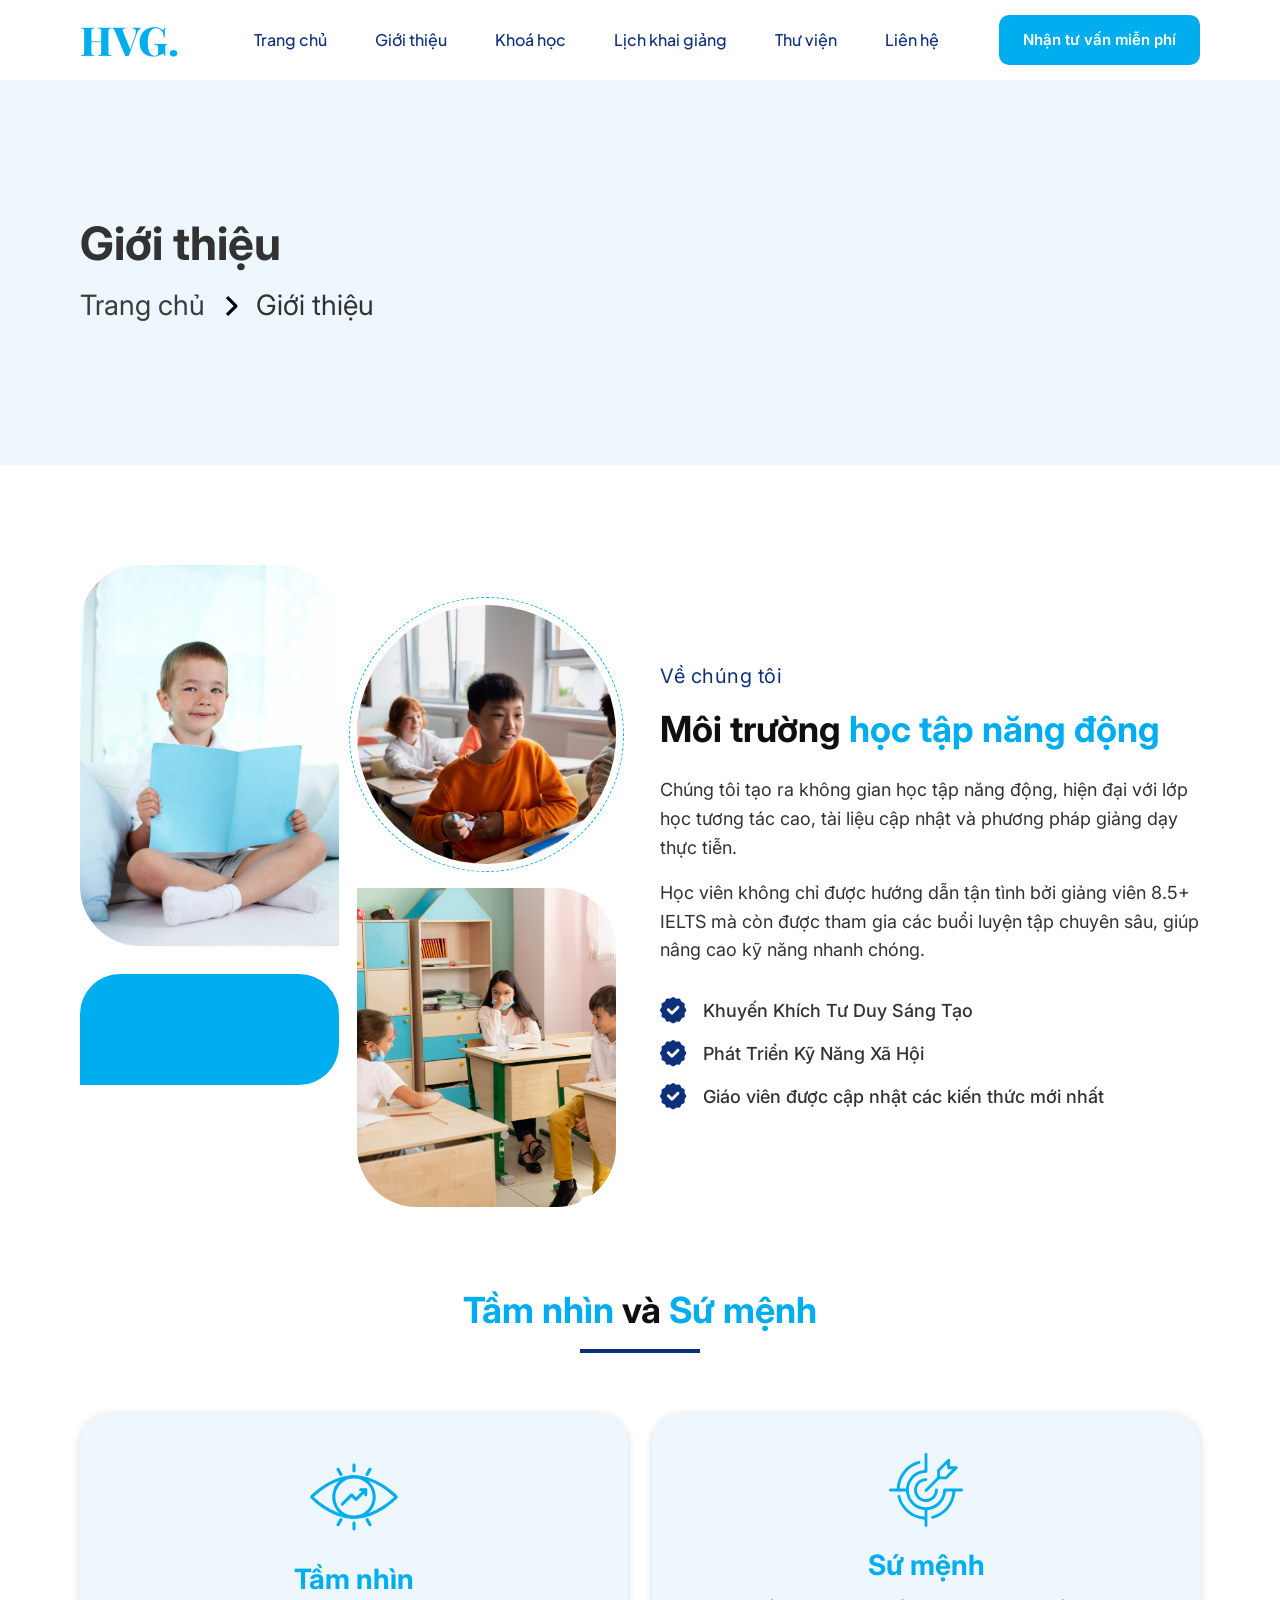
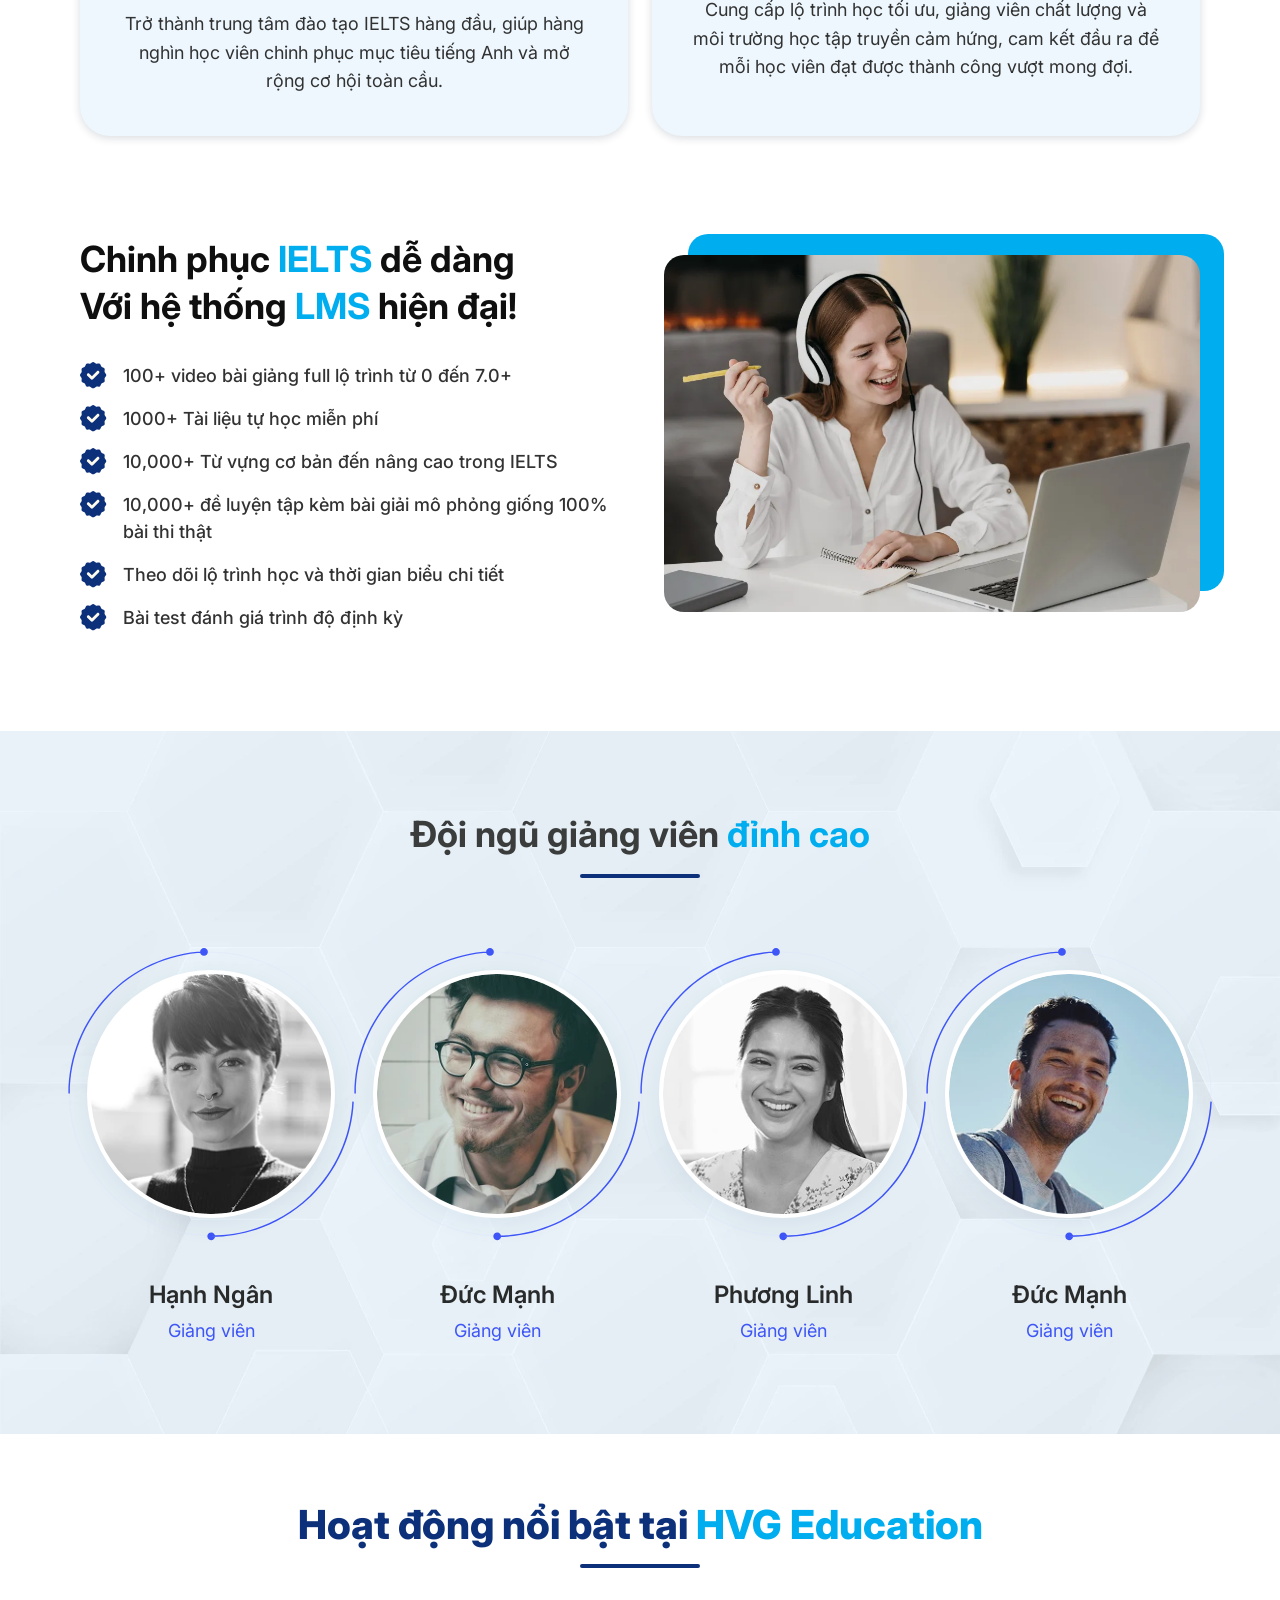
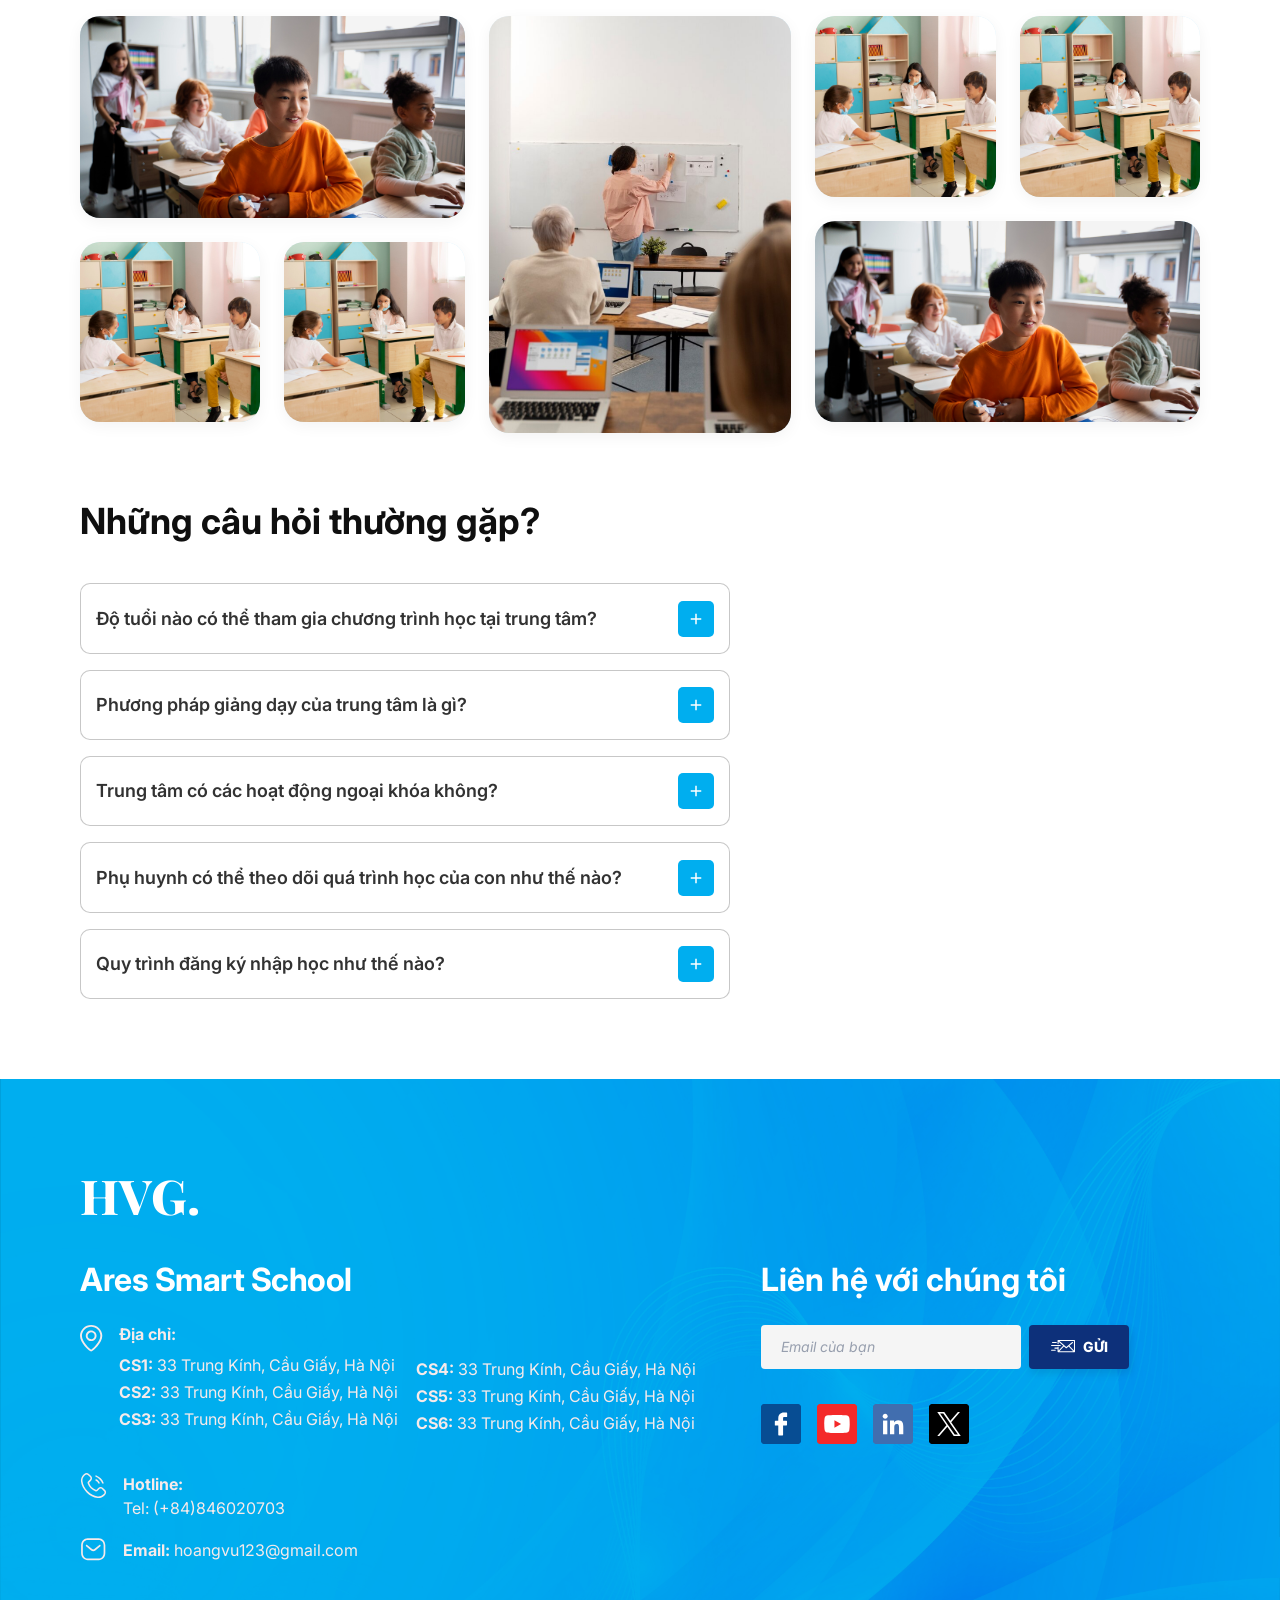
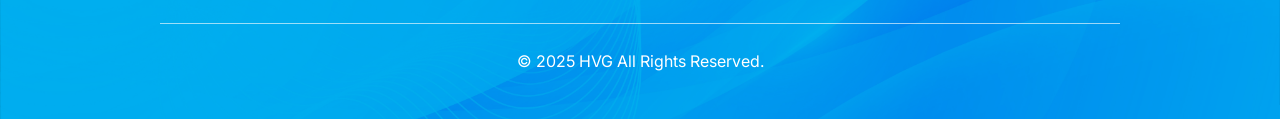
<file: pages/introduce.html>
<!DOCTYPE html>
<html lang="vi">

<head>
    <meta charset="UTF-8">
    <meta name="viewport" content="width=device-width, initial-scale=1.0">
    <title>Giới thiệu - HVG English</title>
    <!-- Tải thư viện Bootstrap 5 (CSS) -->
    <link href="https://cdn.jsdelivr.net/npm/bootstrap@5.3.3/dist/css/bootstrap.min.css" rel="stylesheet"
        integrity="sha384-QWTKZyjpPEjISv5WaRU9OFeRpok6YctnYmDr5pNlyT2bRjXh0JMhjY6hW+ALEwIH" crossorigin="anonymous">

    <!-- Tải các tệp style cốt lõi để đồng bộ giao diện -->
    <link rel="stylesheet" href="../styles/global.css">
    <link rel="stylesheet" href="../styles/navbar.css">
    <link rel="stylesheet" href="../styles/footer.css">
    <link rel="stylesheet" href="../styles/breadcrumb.css">
    <link rel="stylesheet" href="../styles/about-us.css">
    <link rel="stylesheet" href="../styles/vision-mission.css">
    <link rel="stylesheet" href="../styles/lms-system.css">
    <link rel="stylesheet" href="../styles/teachers.css">
    <link rel="stylesheet" href="../styles/gallery.css">
    <link rel="stylesheet" href="../styles/faq.css">

    <!-- Tải thư viện jQuery trước để hỗ trợ nạp động -->
    <script src="https://code.jquery.com/jquery-3.7.1.min.js" defer></script>
    <!-- Tải thư viện Bootstrap 5 JS Bundle -->
    <script src="https://cdn.jsdelivr.net/npm/bootstrap@5.3.3/dist/js/bootstrap.bundle.min.js"
        integrity="sha384-YvpcrYf0tY3lHB60NNkmXc5s9fDVZLESaAA55NDzOxhy9GkcIdslK1eN7N6jIeHz" crossorigin="anonymous"
        defer></script>
    <!-- Tải script chính để thực hiện nạp động header và footer -->
    <script src="../scripts/main.js" defer></script>
</head>

<body>
    <!-- Khung chứa Navbar được tải động bằng jQuery -->
    <header id="navbar-placeholder"></header>

    <!-- Breadcrumb Header Banner (Figma Node 1:2858) -->
    <section class="breadcrumb-banner">
        <div class="container">
            <h1 class="breadcrumb-title">Giới thiệu</h1>
            <nav aria-label="breadcrumb">
                <ol class="breadcrumb-list">
                    <li class="breadcrumb-item"><a href="../index.html" class="breadcrumb-link">Trang chủ</a></li>
                    <li class="breadcrumb-separator">
                        <img src="../assets/arrow-right-filled.svg" alt="arrow right">
                    </li>
                    <li class="breadcrumb-item active" aria-current="page">Giới thiệu</li>
                </ol>
            </nav>
        </div>
    </section>



    <!-- Phần chứa nội dung chính của trang giới thiệu -->
    <main class="main-content" style="min-height: calc(100vh - 400px);">
        <!-- Khối Môi trường học tập năng động (Figma Node 1:2804)
             Lý do chọn bố cục này: Phân tách rõ ràng giữa ảnh ghép nghệ thuật (collage) bên trái và nội dung chữ bên phải 
             để tận dụng tốt lưới lưới đáp ứng (Responsive Grid) của Bootstrap 5. -->
        <section class="about-dynamic-section">
            <div class="container">
                <div class="row align-items-center g-5">
                    <!-- Cột bên trái: Khối ảnh collage so le nghệ thuật.
                         Mỗi thẻ ảnh được gán một lớp riêng để thiết lập bo góc và định dạng kích thước chính xác theo thiết kế Figma. -->
                    <div class="col-lg-6 col-12 dynamic-visual-col">
                        <div class="about-collage">
                            <div class="collage-col-left">
                                <!-- Lớp card-img-top-left: Bo 3 góc đặc trưng, chừa góc dưới phải -->
                                <div class="collage-card card-img-top-left">
                                    <img src="../assets/kid.webp">
                                </div>
                                <!-- Lớp card-solid-teal: Khối hình màu xanh cyan đặc trưng của HVG, bo 3 góc chừa góc dưới trái -->
                                <div class="collage-card card-solid-teal"></div>
                            </div>
                            <div class="collage-col-right">
                                <!-- Lớp card-img-circle: Ảnh chụp bo góc tròn hoàn hảo 50% ở trên cùng cột phải -->
                                <div class="collage-card card-img-circle">
                                    <img src="../assets/activit1.webp" alt="Trẻ em học tập">
                                </div>
                                <!-- Lớp card-img-bottom-right: Bo 3 góc đặc trưng, chừa góc trên trái -->
                                <div class="collage-card card-img-bottom-right">
                                    <img src="../assets/activit2.webp" alt="Học viên tương tác">
                                </div>
                            </div>
                        </div>
                    </div>

                    <!-- Cột bên phải: Tiêu đề, văn bản giới thiệu và danh sách checklist đi kèm. -->
                    <div class="col-lg-6 col-12 dynamic-content-col">
                        <span class="section-tagline">Về chúng tôi</span>
                        <h2 class="section-heading">Môi trường <span class="text-highlight">học tập năng động</span>
                        </h2>

                        <div class="section-desc">
                            <p>Chúng tôi tạo ra không gian học tập năng động, hiện đại với lớp học tương tác cao, tài
                                liệu cập nhật và phương pháp giảng dạy thực tiễn.</p>
                            <p>Học viên không chỉ được hướng dẫn tận tình bởi giảng viên 8.5+ IELTS mà còn được tham gia
                                các buổi luyện tập chuyên sâu, giúp nâng cao kỹ năng nhanh chóng.</p>
                        </div>

                        <!-- Danh sách checklist: Nhúng mã trực tiếp SVG tích xanh để tối ưu hiệu suất tải trang và hiển thị sắc nét trên màn hình Retina -->
                        <ul class="dynamic-checklist">
                            <li>
                                <span class="checklist-icon">
                                    <img src="../assets/checked.svg">
                                </span>
                                <span class="checklist-text">Khuyến Khích Tư Duy Sáng Tạo</span>
                            </li>
                            <li>
                                <span class="checklist-icon">
                                    <img src="../assets/checked.svg">
                                </span>
                                <span class="checklist-text">Phát Triển Kỹ Năng Xã Hội</span>
                            </li>
                            <li>
                                <span class="checklist-icon">
                                    <img src="../assets/checked.svg">
                                </span>
                                <span class="checklist-text">Giáo viên được cập nhật các kiến thức mới nhất</span>
                            </li>
                        </ul>
                    </div>
                </div>
        </section>

        <!-- Khối Tầm nhìn và Sứ mệnh (Figma Node 1:2864)
             Lý do chọn cấu trúc này: Căn giữa tiêu đề chính để tạo điểm nhấn đối xứng và phân chia đều 2 card lớn bằng lưới Bootstrap 5. -->
        <section class="vision-mission-section">
            <div class="container">
                <!-- Tiêu đề phần căn giữa kèm vạch kẻ trang trí dưới chân -->
                <div class="section-header-centered text-center">
                    <h2 class="vision-mission-title">
                        <span class="text-highlight">Tầm nhìn</span> và <span class="text-highlight">Sứ mệnh</span>
                    </h2>
                    <div class="vision-mission-decor-line"></div>
                </div>

                <!-- Lưới chứa 2 card Tầm nhìn & Sứ mệnh -->
                <div class="row g-4 justify-content-center vision-mission-row">
                    <!-- Thẻ Tầm nhìn -->
                    <div class="col-lg-6 col-md-10 col-12">
                        <div class="vision-mission-card">
                            <div class="card-icon-wrapper vision-icon">
                                <img src="../assets/vision.svg" alt="Tầm nhìn Icon">
                            </div>
                            <h3 class="card-title">Tầm nhìn</h3>
                            <p class="card-desc">
                                Trở thành trung tâm đào tạo IELTS hàng đầu, giúp hàng nghìn học viên chinh phục mục tiêu
                                tiếng Anh và mở rộng cơ hội toàn cầu.
                            </p>
                        </div>
                    </div>

                    <!-- Thẻ Sứ mệnh -->
                    <div class="col-lg-6 col-md-10 col-12">
                        <div class="vision-mission-card">
                            <div class="card-icon-wrapper mission-icon">
                                <img src="../assets/target.svg" alt="Sứ mệnh Icon">
                            </div>
                            <h3 class="card-title">Sứ mệnh</h3>
                            <p class="card-desc">
                                Cung cấp lộ trình học tối ưu, giảng viên chất lượng và môi trường học tập truyền cảm
                                hứng, cam kết đầu ra để mỗi học viên đạt được thành công vượt mong đợi.
                            </p>
                        </div>
                    </div>
                </div>
        </section>

        <!-- Khối Hệ thống LMS hiện đại (Figma Node 1:2923)
             Lý do chọn cấu trúc này: Tận dụng lưới Bootstrap 5 để tách biệt thông tin checklist bên trái và hình ảnh trực quan bên phải. -->
        <section class="lms-section">
            <div class="container">
                <div class="row align-items-center g-5">
                    <!-- Cột trái: Tiêu đề và 6 checklist tính năng -->
                    <div class="col-lg-6 col-12 lms-content-col">
                        <h2 class="lms-title">
                            Chinh phục <span class="text-highlight">IELTS</span> dễ dàng<br>
                            Với hệ thống <span class="text-highlight">LMS</span> hiện đại!
                        </h2>

                        <ul class="lms-checklist">
                            <li>
                                <span class="lms-check-icon">
                                    <img src="../assets/checked.svg" alt="Check Icon">
                                </span>
                                <span class="lms-check-text">100+ video bài giảng full lộ trình từ 0 đến 7.0+</span>
                            </li>
                            <li>
                                <span class="lms-check-icon">
                                    <img src="../assets/checked.svg" alt="Check Icon">
                                </span>
                                <span class="lms-check-text">1000+ Tài liệu tự học miễn phí</span>
                            </li>
                            <li>
                                <span class="lms-check-icon">
                                    <img src="../assets/checked.svg" alt="Check Icon">
                                </span>
                                <span class="lms-check-text">10,000+ Từ vựng cơ bản đến nâng cao trong IELTS</span>
                            </li>
                            <li>
                                <span class="lms-check-icon">
                                    <img src="../assets/checked.svg" alt="Check Icon">
                                </span>
                                <span class="lms-check-text">10,000+ đề luyện tập kèm bài giải mô phỏng giống 100% bài
                                    thi thật</span>
                            </li>
                            <li>
                                <span class="lms-check-icon">
                                    <img src="../assets/checked.svg" alt="Check Icon">
                                </span>
                                <span class="lms-check-text">Theo dõi lộ trình học và thời gian biểu chi tiết</span>
                            </li>
                            <li>
                                <span class="lms-check-icon">
                                    <img src="../assets/checked.svg" alt="Check Icon">
                                </span>
                                <span class="lms-check-text">Bài test đánh giá trình độ định kỳ</span>
                            </li>
                        </ul>
                    </div>

                    <!-- Cột phải: Khung ảnh minh họa kèm khối màu bóng đổ lệch phía sau -->
                    <div class="col-lg-6 col-12 lms-visual-col">
                        <div class="lms-image-wrapper">
                            <img src="../assets/teacher-introduce.webp" alt="Học viên học qua hệ thống LMS">
                        </div>
                    </div>
                </div>
            </div>
        </section>

        <!-- Teachers Section - Đội ngũ giảng viên đỉnh cao (Figma Node 1:2472)
             Lý do chèn: Tái sử dụng khối giảng viên chất lượng cao đã có sẵn từ trang chủ để đồng bộ nội dung giới thiệu của trường. -->
        <section class="teachers-section">
            <img src="../assets/teacher-bg.webp" alt="" class="teacher-bg-shape">
            <div class="container">
                <!-- Tiêu đề phần giảng viên -->
                <div class="teachers-header text-center">
                    <h2 class="teachers-title">Đội ngũ giảng viên <span class="text-highlight">đỉnh cao</span></h2>
                    <div class="teachers-decor-line"></div>
                </div>

                <!-- Bố cục lưới 4 cột bằng Bootstrap Grid, hiển thị ngang trên Desktop và tự xếp chồng khi màn hình nhỏ -->
                <div class="row g-4 justify-content-center teachers-row">
                    <!-- Giảng viên 1: Hạnh Ngân -->
                    <div class="col-lg-3 col-md-6 col-12 text-center">
                        <div class="teacher-card">
                            <div class="teacher-avatar-container">
                                <!-- Vòng tròn trang trí viền ngoài -->
                                <div class="teacher-decor-circle">
                                    <svg width="295" height="302" viewBox="0 0 295 302" fill="none"
                                        xmlns="http://www.w3.org/2000/svg">
                                        <circle cx="147.25" cy="150.5" r="146.2" stroke="#DFE3FF" stroke-opacity="0.75"
                                            stroke-width="0.6" />
                                        <path
                                            d="M143.204 296.925C143.092 299.131 144.79 301.01 146.996 301.122C149.202 301.234 151.082 299.536 151.193 297.33C151.305 295.123 149.607 293.244 147.401 293.132C145.195 293.02 143.316 294.718 143.204 296.925ZM292.662 158.312C290.773 195.588 274.618 230.711 247.541 256.411L248.574 257.499C275.93 231.534 292.251 196.049 294.16 158.388L292.662 158.312ZM247.541 256.411C220.464 282.11 184.539 296.42 147.199 296.377L147.198 297.877C184.922 297.92 221.218 283.463 248.574 257.499L247.541 256.411Z"
                                            fill="#3E55F8" />
                                        <path
                                            d="M41.0539 49.2265L40.5108 48.7093V48.7093L41.0539 49.2265ZM143.75 4C143.75 1.79086 141.959 0 139.75 0C137.541 0 135.75 1.79086 135.75 4C135.75 6.20914 137.541 8 139.75 8C141.959 8 143.75 6.20914 143.75 4ZM1.5 150C1.5 112.676 15.8561 76.781 41.5971 49.7436L40.5108 48.7093C14.5042 76.0255 0 112.291 0 150H1.5ZM41.5971 49.7436C67.3382 22.7062 102.494 6.59665 139.787 4.74908L139.713 3.25092C102.035 5.11752 66.5173 21.3931 40.5108 48.7093L41.5971 49.7436Z"
                                            fill="#3E55F8" />
                                    </svg>
                                </div>
                                <!-- Khung chứa ảnh giảng viên -->
                                <div class="teacher-avatar">
                                    <img src="../assets/ngan.webp" alt="Hạnh Ngân" class="avatar-img">
                                </div>
                            </div>
                            <h3 class="teacher-name">Hạnh Ngân</h3>
                            <p class="teacher-role">Giảng viên</p>
                        </div>
                    </div>

                    <!-- Giảng viên 2: Đức Mạnh -->
                    <div class="col-lg-3 col-md-6 col-12 text-center">
                        <div class="teacher-card">
                            <div class="teacher-avatar-container">
                                <div class="teacher-decor-circle">
                                    <svg width="295" height="302" viewBox="0 0 295 302" fill="none"
                                        xmlns="http://www.w3.org/2000/svg">
                                        <circle cx="147.25" cy="150.5" r="146.2" stroke="#DFE3FF" stroke-opacity="0.75"
                                            stroke-width="0.6" />
                                        <path
                                            d="M143.204 296.925C143.092 299.131 144.79 301.01 146.996 301.122C149.202 301.234 151.082 299.536 151.193 297.33C151.305 295.123 149.607 293.244 147.401 293.132C145.195 293.02 143.316 294.718 143.204 296.925ZM292.662 158.312C290.773 195.588 274.618 230.711 247.541 256.411L248.574 257.499C275.93 231.534 292.251 196.049 294.16 158.388L292.662 158.312ZM247.541 256.411C220.464 282.11 184.539 296.42 147.199 296.377L147.198 297.877C184.922 297.92 221.218 283.463 248.574 257.499L247.541 256.411Z"
                                            fill="#3E55F8" />
                                        <path
                                            d="M41.0539 49.2265L40.5108 48.7093V48.7093L41.0539 49.2265ZM143.75 4C143.75 1.79086 141.959 0 139.75 0C137.541 0 135.75 1.79086 135.75 4C135.75 6.20914 137.541 8 139.75 8C141.959 8 143.75 6.20914 143.75 4ZM1.5 150C1.5 112.676 15.8561 76.781 41.5971 49.7436L40.5108 48.7093C14.5042 76.0255 0 112.291 0 150H1.5ZM41.5971 49.7436C67.3382 22.7062 102.494 6.59665 139.787 4.74908L139.713 3.25092C102.035 5.11752 66.5173 21.3931 40.5108 48.7093L41.5971 49.7436Z"
                                            fill="#3E55F8" />
                                    </svg>
                                </div>
                                <div class="teacher-avatar">
                                    <img src="../assets/manh.webp" alt="Đức Mạnh" class="avatar-img">
                                </div>
                            </div>
                            <h3 class="teacher-name">Đức Mạnh</h3>
                            <p class="teacher-role">Giảng viên</p>
                        </div>
                    </div>

                    <!-- Giảng viên 3: Phương Linh -->
                    <div class="col-lg-3 col-md-6 col-12 text-center">
                        <div class="teacher-card">
                            <div class="teacher-avatar-container">
                                <div class="teacher-decor-circle">
                                    <svg width="295" height="302" viewBox="0 0 295 302" fill="none"
                                        xmlns="http://www.w3.org/2000/svg">
                                        <circle cx="147.25" cy="150.5" r="146.2" stroke="#DFE3FF" stroke-opacity="0.75"
                                            stroke-width="0.6" />
                                        <path
                                            d="M143.204 296.925C143.092 299.131 144.79 301.01 146.996 301.122C149.202 301.234 151.082 299.536 151.193 297.33C151.305 295.123 149.607 293.244 147.401 293.132C145.195 293.02 143.316 294.718 143.204 296.925ZM292.662 158.312C290.773 195.588 274.618 230.711 247.541 256.411L248.574 257.499C275.93 231.534 292.251 196.049 294.16 158.388L292.662 158.312ZM247.541 256.411C220.464 282.11 184.539 296.42 147.199 296.377L147.198 297.877C184.922 297.92 221.218 283.463 248.574 257.499L247.541 256.411Z"
                                            fill="#3E55F8" />
                                        <path
                                            d="M41.0539 49.2265L40.5108 48.7093V48.7093L41.0539 49.2265ZM143.75 4C143.75 1.79086 141.959 0 139.75 0C137.541 0 135.75 1.79086 135.75 4C135.75 6.20914 137.541 8 139.75 8C141.959 8 143.75 6.20914 143.75 4ZM1.5 150C1.5 112.676 15.8561 76.781 41.5971 49.7436L40.5108 48.7093C14.5042 76.0255 0 112.291 0 150H1.5ZM41.5971 49.7436C67.3382 22.7062 102.494 6.59665 139.787 4.74908L139.713 3.25092C102.035 5.11752 66.5173 21.3931 40.5108 48.7093L41.5971 49.7436Z"
                                            fill="#3E55F8" />
                                    </svg>
                                </div>
                                <div class="teacher-avatar">
                                    <img src="../assets/linh.webp" alt="Phương Linh" class="avatar-img">
                                </div>
                            </div>
                            <h3 class="teacher-name">Phương Linh</h3>
                            <p class="teacher-role">Giảng viên</p>
                        </div>
                    </div>

                    <!-- Giảng viên 4: Đức Mạnh -->
                    <div class="col-lg-3 col-md-6 col-12 text-center">
                        <div class="teacher-card">
                            <div class="teacher-avatar-container">
                                <div class="teacher-decor-circle">
                                    <svg width="295" height="302" viewBox="0 0 295 302" fill="none"
                                        xmlns="http://www.w3.org/2000/svg">
                                        <circle cx="147.25" cy="150.5" r="146.2" stroke="#DFE3FF" stroke-opacity="0.75"
                                            stroke-width="0.6" />
                                        <path
                                            d="M143.204 296.925C143.092 299.131 144.79 301.01 146.996 301.122C149.202 301.234 151.082 299.536 151.193 297.33C151.305 295.123 149.607 293.244 147.401 293.132C145.195 293.02 143.316 294.718 143.204 296.925ZM292.662 158.312C290.773 195.588 274.618 230.711 247.541 256.411L248.574 257.499C275.93 231.534 292.251 196.049 294.16 158.388L292.662 158.312ZM247.541 256.411C220.464 282.11 184.539 296.42 147.199 296.377L147.198 297.877C184.922 297.92 221.218 283.463 248.574 257.499L247.541 256.411Z"
                                            fill="#3E55F8" />
                                        <path
                                            d="M41.0539 49.2265L40.5108 48.7093V48.7093L41.0539 49.2265ZM143.75 4C143.75 1.79086 141.959 0 139.75 0C137.541 0 135.75 1.79086 135.75 4C135.75 6.20914 137.541 8 139.75 8C141.959 8 143.75 6.20914 143.75 4ZM1.5 150C1.5 112.676 15.8561 76.781 41.5971 49.7436L40.5108 48.7093C14.5042 76.0255 0 112.291 0 150H1.5ZM41.5971 49.7436C67.3382 22.7062 102.494 6.59665 139.787 4.74908L139.713 3.25092C102.035 5.11752 66.5173 21.3931 40.5108 48.7093L41.5971 49.7436Z"
                                            fill="#3E55F8" />
                                    </svg>
                                </div>
                                <div class="teacher-avatar">
                                    <img src="../assets/manh2.webp" alt="Đức Mạnh" class="avatar-img">
                                </div>
                            </div>
                            <h3 class="teacher-name">Đức Mạnh</h3>
                            <p class="teacher-role">Giảng viên</p>
                        </div>
                    </div>
                </div>
            </div>
        </section>

        <!-- Gallery Section - Hoạt động nổi bật tại HVG Education (Figma Node 1:2501)
             Lý do chèn: Tái sử dụng khối hoạt động thực tế của học viên từ trang chủ để thể hiện môi trường học tập sinh động. -->
        <section class="gallery-section">
            <div class="container">
                <!-- Tiêu đề phần hoạt động nổi bật -->
                <div class="gallery-header text-center">
                    <h2 class="gallery-title">Hoạt động nổi bật tại <span class="text-highlight">HVG Education</span>
                    </h2>
                    <div class="gallery-decor-line"></div>
                </div>

                <!-- Khung lưới chứa 3 cột hoạt động -->
                <div class="gallery-grid">
                    <!-- Cột trái (Cột 1) -->
                    <div class="gallery-col gallery-col-left">
                        <!-- Ảnh lớn phía trên -->
                        <div class="gallery-item item-large">
                            <div class="gallery-img-wrapper">
                                <img src="../assets/activit1.webp" alt="Hoạt động lớp học 1" class="gallery-img">
                            </div>
                        </div>
                        <!-- 2 ảnh nhỏ phía dưới -->
                        <div class="gallery-row">
                            <div class="gallery-item item-small">
                                <div class="gallery-img-wrapper">
                                    <img src="../assets/activit2.webp" alt="Hoạt động lớp học 2" class="gallery-img">
                                </div>
                            </div>
                            <div class="gallery-item item-small">
                                <div class="gallery-img-wrapper">
                                    <img src="../assets/activit2.webp" alt="Hoạt động lớp học 3" class="gallery-img">
                                </div>
                            </div>
                        </div>
                    </div>

                    <!-- Cột giữa (Cột 2) -->
                    <div class="gallery-col gallery-col-middle">
                        <!-- 1 ảnh đứng siêu cao -->
                        <div class="gallery-item item-tall">
                            <div class="gallery-img-wrapper">
                                <img src="../assets/activit3.webp" alt="Hoạt động lớp học 4" class="gallery-img">
                            </div>
                        </div>
                    </div>

                    <!-- Cột phải (Cột 3) -->
                    <div class="gallery-col gallery-col-right">
                        <!-- 2 ảnh nhỏ phía trên -->
                        <div class="gallery-row">
                            <div class="gallery-item item-small">
                                <div class="gallery-img-wrapper">
                                    <img src="../assets/activit2.webp" alt="Hoạt động lớp học 5" class="gallery-img">
                                </div>
                            </div>
                            <div class="gallery-item item-small">
                                <div class="gallery-img-wrapper">
                                    <img src="../assets/activit2.webp" alt="Hoạt động lớp học 6" class="gallery-img">
                                </div>
                            </div>
                        </div>
                        <!-- Ảnh lớn phía dưới -->
                        <div class="gallery-item item-large">
                            <div class="gallery-img-wrapper">
                                <img src="../assets/activit1.webp" alt="Hoạt động lớp học 7" class="gallery-img">
                            </div>
                        </div>
                    </div>
                </div>
            </div>
        </section>

        <!-- Khối Những câu hỏi thường gặp (FAQ) (Figma Node 1:2912)
             Lý do chọn bố cục này: Sắp xếp danh sách câu hỏi dạng thẻ xếp chồng
             đáp ứng tối ưu khả năng đọc và mở rộng tương tác trên mọi màn hình. -->
        <section class="faq-section">
            <div class="container">
                <h2 class="faq-title">Những câu hỏi thường gặp?</h2>

                <div class="faq-list faq-accordion">
                    <!-- Câu hỏi 1 (Đã có câu trả lời mẫu từ Figma) -->
                    <div class="faq-item">
                        <div class="faq-header">
                            <h3 class="faq-question">Độ tuổi nào có thể tham gia chương trình học tại trung tâm?</h3>
                            <div class="faq-icon-box">
                                <span class="faq-toggle-icon">
                                    <!-- Plus Icon (Trạng thái đóng) -->
                                    <svg class="faq-icon-plus" width="18" height="18" viewBox="0 0 24 24" fill="none"
                                        xmlns="http://www.w3.org/2000/svg">
                                        <path d="M19 13H13V19H11V13H5V11H11V5H13V11H19V13Z" fill="currentColor" />
                                    </svg>
                                    <!-- Minus Icon (Trạng thái mở) -->
                                    <svg class="faq-icon-minus" width="18" height="18" viewBox="0 0 24 24" fill="none"
                                        xmlns="http://www.w3.org/2000/svg">
                                        <path d="M19 13H5V11H19V13Z" fill="currentColor" />
                                    </svg>
                                </span>
                            </div>
                        </div>
                        <div class="faq-answer-wrapper">
                            <div class="faq-answer">
                                Trung tâm nhận trẻ từ 2- 18 tuổi với các chương trình được thiết kế phù hợp theo từng
                                giai đoạn phát triển, giúp trẻ tiếp thu kiến thức và kỹ năng một cách tự nhiên nhất.
                            </div>
                        </div>
                    </div>

                    <!-- Câu hỏi 2 -->
                    <div class="faq-item">
                        <div class="faq-header">
                            <h3 class="faq-question">Phương pháp giảng dạy của trung tâm là gì?</h3>
                            <div class="faq-icon-box">
                                <span class="faq-toggle-icon">
                                    <!-- Plus Icon -->
                                    <svg class="faq-icon-plus" width="18" height="18" viewBox="0 0 24 24" fill="none"
                                        xmlns="http://www.w3.org/2000/svg">
                                        <path d="M19 13H13V19H11V13H5V11H11V5H13V11H19V13Z" fill="currentColor" />
                                    </svg>
                                    <!-- Minus Icon -->
                                    <svg class="faq-icon-minus" width="18" height="18" viewBox="0 0 24 24" fill="none"
                                        xmlns="http://www.w3.org/2000/svg">
                                        <path d="M19 13H5V11H19V13Z" fill="currentColor" />
                                    </svg>
                                </span>
                            </div>
                        </div>
                        <div class="faq-answer-wrapper">
                            <div class="faq-answer">
                                HVG English áp dụng phương pháp giảng dạy tương tác phản xạ chủ động, chú trọng thực
                                hành giao tiếp và rèn luyện tư duy logic trực tiếp bằng tiếng Anh thay vì học vẹt ngữ
                                pháp học thuật.
                            </div>
                        </div>
                    </div>

                    <!-- Câu hỏi 3 -->
                    <div class="faq-item">
                        <div class="faq-header">
                            <h3 class="faq-question">Trung tâm có các hoạt động ngoại khóa không?</h3>
                            <div class="faq-icon-box">
                                <span class="faq-toggle-icon">
                                    <!-- Plus Icon -->
                                    <svg class="faq-icon-plus" width="18" height="18" viewBox="0 0 24 24" fill="none"
                                        xmlns="http://www.w3.org/2000/svg">
                                        <path d="M19 13H13V19H11V13H5V11H11V5H13V11H19V13Z" fill="currentColor" />
                                    </svg>
                                    <!-- Minus Icon -->
                                    <svg class="faq-icon-minus" width="18" height="18" viewBox="0 0 24 24" fill="none"
                                        xmlns="http://www.w3.org/2000/svg">
                                        <path d="M19 13H5V11H19V13Z" fill="currentColor" />
                                    </svg>
                                </span>
                            </div>
                        </div>
                        <div class="faq-answer-wrapper">
                            <div class="faq-answer">
                                Có, trung tâm thường xuyên tổ chức các hoạt động ngoại khóa như câu lạc bộ tiếng Anh, dã
                                ngoại thực tế, cuộc thi hùng biện và các buổi workshop kỹ năng sống bổ ích cho học viên.
                            </div>
                        </div>
                    </div>

                    <!-- Câu hỏi 4 -->
                    <div class="faq-item">
                        <div class="faq-header">
                            <h3 class="faq-question">Phụ huynh có thể theo dõi quá trình học của con như thế nào?</h3>
                            <div class="faq-icon-box">
                                <span class="faq-toggle-icon">
                                    <!-- Plus Icon -->
                                    <svg class="faq-icon-plus" width="18" height="18" viewBox="0 0 24 24" fill="none"
                                        xmlns="http://www.w3.org/2000/svg">
                                        <path d="M19 13H13V19H11V13H5V11H11V5H13V11H19V13Z" fill="currentColor" />
                                    </svg>
                                    <!-- Minus Icon -->
                                    <svg class="faq-icon-minus" width="18" height="18" viewBox="0 0 24 24" fill="none"
                                        xmlns="http://www.w3.org/2000/svg">
                                        <path d="M19 13H5V11H19V13Z" fill="currentColor" />
                                    </svg>
                                </span>
                            </div>
                        </div>
                        <div class="faq-answer-wrapper">
                            <div class="faq-answer">
                                Phụ huynh có thể dễ dàng theo dõi tiến độ, kết quả học tập, thời gian biểu và nhận xét
                                của giáo viên hàng ngày thông qua tài khoản phụ huynh trên hệ thống LMS hiện đại của
                                trung tâm.
                            </div>
                        </div>
                    </div>

                    <!-- Câu hỏi 5 -->
                    <div class="faq-item">
                        <div class="faq-header">
                            <h3 class="faq-question">Quy trình đăng ký nhập học như thế nào?</h3>
                            <div class="faq-icon-box">
                                <span class="faq-toggle-icon">
                                    <!-- Plus Icon -->
                                    <svg class="faq-icon-plus" width="18" height="18" viewBox="0 0 24 24" fill="none"
                                        xmlns="http://www.w3.org/2000/svg">
                                        <path d="M19 13H13V19H11V13H5V11H11V5H13V11H19V13Z" fill="currentColor" />
                                    </svg>
                                    <!-- Minus Icon -->
                                    <svg class="faq-icon-minus" width="18" height="18" viewBox="0 0 24 24" fill="none"
                                        xmlns="http://www.w3.org/2000/svg">
                                        <path d="M19 13H5V11H19V13Z" fill="currentColor" />
                                    </svg>
                                </span>
                            </div>
                        </div>
                        <div class="faq-answer-wrapper">
                            <div class="faq-answer">
                                Quy trình bao gồm: 1. Đăng ký thông tin trực tuyến hoặc trực tiếp -> 2. Thực hiện kiểm
                                tra đánh giá trình độ miễn phí -> 3. Nhận tư vấn lộ trình học phù hợp -> 4. Hoàn tất thủ
                                tục đăng ký xếp lớp.
                            </div>
                        </div>
                    </div>
                </div>
            </div>
        </section>
    </main>

    <!-- Khung chứa Footer được tải động bằng jQuery -->
    <footer id="footer-placeholder"></footer>
</body>

</html>
</file>
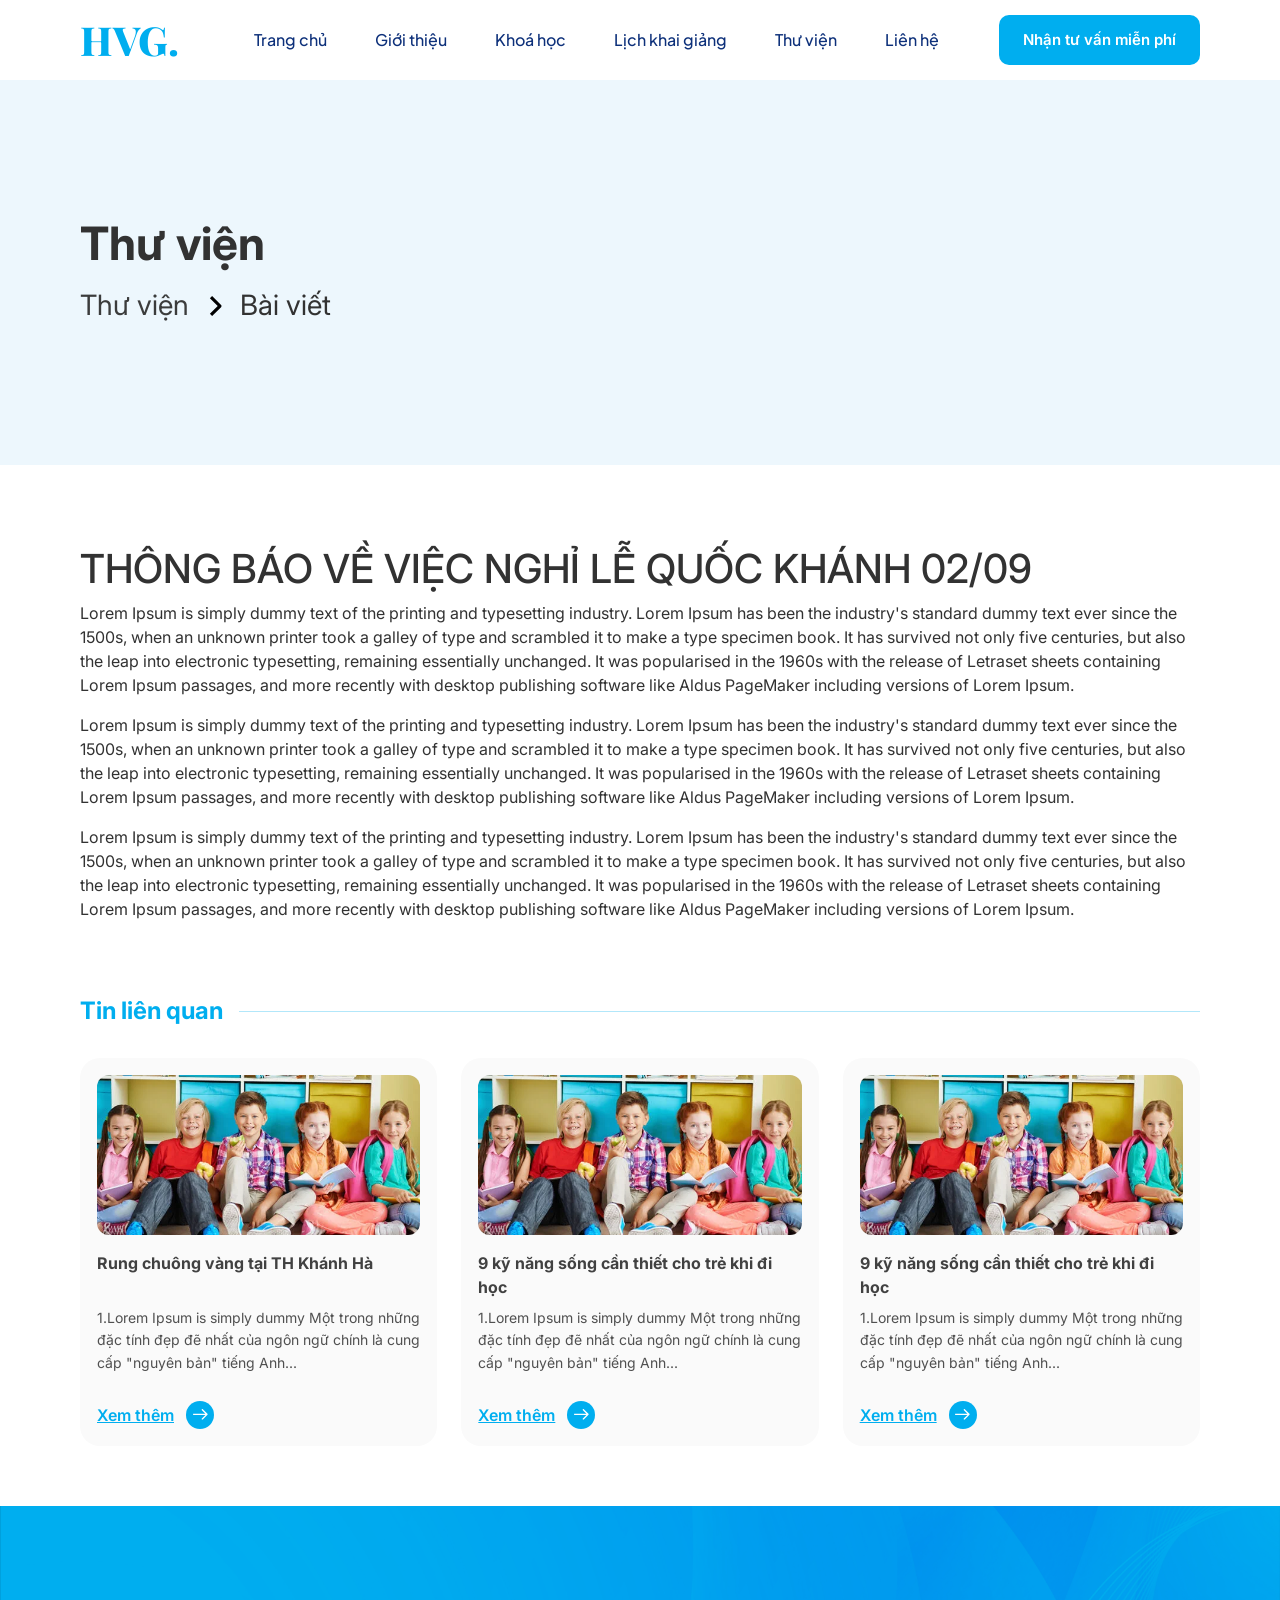
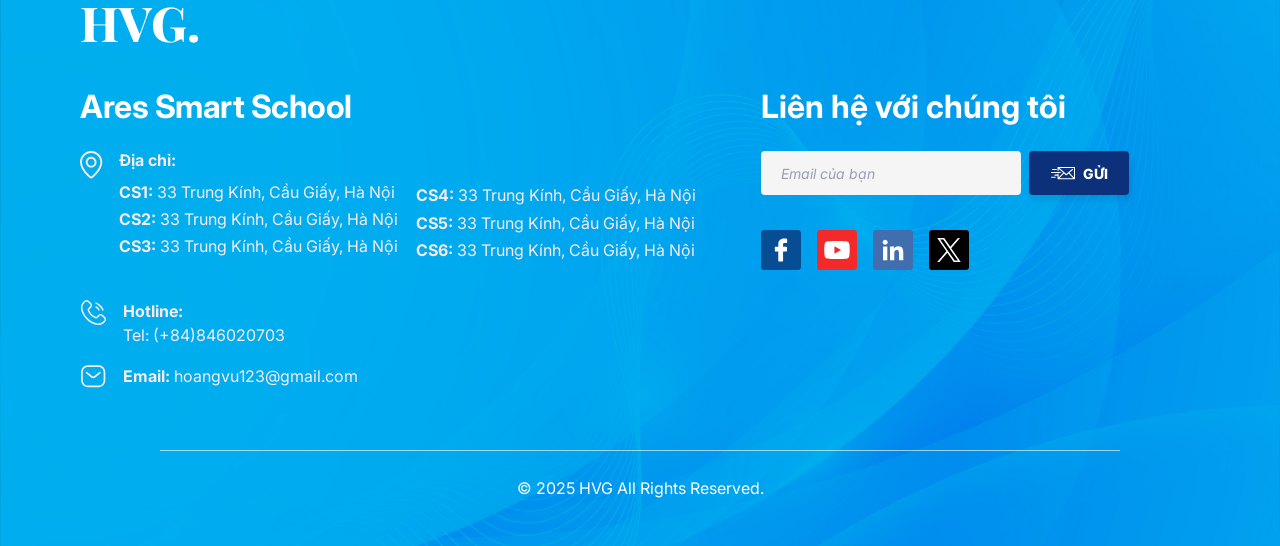
<file: pages/library-detail.html>
<!DOCTYPE html>
<html lang="vi">

<head>
    <meta charset="UTF-8">
    <meta name="viewport" content="width=device-width, initial-scale=1.0">
    <title>Chi tiết bài viết - HVG English</title>
    <!-- Tải thư viện Bootstrap 5 (CSS) -->
    <link href="https://cdn.jsdelivr.net/npm/bootstrap@5.3.3/dist/css/bootstrap.min.css" rel="stylesheet"
        integrity="sha384-QWTKZyjpPEjISv5WaRU9OFeRpok6YctnYmDr5pNlyT2bRjXh0JMhjY6hW+ALEwIH" crossorigin="anonymous">

    <!-- Tải các tệp style cốt lõi để đồng bộ giao diện -->
    <link rel="stylesheet" href="../styles/global.css">
    <link rel="stylesheet" href="../styles/navbar.css">
    <link rel="stylesheet" href="../styles/footer.css">
    <link rel="stylesheet" href="../styles/breadcrumb.css">
    <link rel="stylesheet" href="../styles/library.css">
    <link rel="stylesheet" href="../styles/library-detail.css">

    <!-- Tải thư viện jQuery trước để hỗ trợ nạp động -->
    <script src="https://code.jquery.com/jquery-3.7.1.min.js" defer></script>
    <!-- Tải thư viện Bootstrap 5 JS Bundle -->
    <script src="https://cdn.jsdelivr.net/npm/bootstrap@5.3.3/dist/js/bootstrap.bundle.min.js"
        integrity="sha384-YvpcrYf0tY3lHB60NNkmXc5s9fDVZLESaAA55NDzOxhy9GkcIdslK1eN7N6jIeHz" crossorigin="anonymous"
        defer></script>
    <!-- Tải script chính để thực hiện nạp động header và footer -->
    <script src="../scripts/main.js" defer></script>
</head>
<body>
    <!-- Khung chứa Navbar được tải động bằng jQuery -->
    <header id="navbar-placeholder"></header>
    <main>
        <!-- Breadcrumb Header Banner (Figma Node 1:2858) -->
        <section class="breadcrumb-banner">
            <div class="container">
                <h1 class="breadcrumb-title">Thư viện</h1>
                <nav aria-label="breadcrumb">
                    <ol class="breadcrumb-list">
                        <li class="breadcrumb-item"><a href="library.html" class="breadcrumb-link">Thư viện</a></li>
                        <li class="breadcrumb-separator">
                            <img src="../assets/arrow-right-filled.svg" alt="arrow right">
                        </li>
                        <li class="breadcrumb-item active" aria-current="page">Bài viết</li>
                    </ol>
                </nav>
            </div>
        </section>
        <section class="library-detail-section container" >
            <div class="detail-title">
                <h1>THÔNG BÁO VỀ VIỆC NGHỈ LỄ QUỐC KHÁNH 02/09</h1>
            </div>
            <div class="detail-content">
                <p>Lorem Ipsum is simply dummy text of the printing and typesetting industry. Lorem Ipsum has been the
                    industry's standard dummy text ever since the 1500s, when an unknown printer took a galley of type and
                    scrambled it to make a type specimen book. It has survived not only five centuries, but also the leap
                    into electronic typesetting, remaining essentially unchanged. It was popularised in the 1960s with the
                    release of Letraset sheets containing Lorem Ipsum passages, and more recently with desktop publishing
                    software like Aldus PageMaker including versions of Lorem Ipsum.</p>
            </div>
            <div class="detail-content">
                <p>Lorem Ipsum is simply dummy text of the printing and typesetting industry. Lorem Ipsum has been the
                    industry's standard dummy text ever since the 1500s, when an unknown printer took a galley of type and
                    scrambled it to make a type specimen book. It has survived not only five centuries, but also the leap
                    into electronic typesetting, remaining essentially unchanged. It was popularised in the 1960s with the
                    release of Letraset sheets containing Lorem Ipsum passages, and more recently with desktop publishing
                    software like Aldus PageMaker including versions of Lorem Ipsum.</p>
            </div>
            <div class="detail-content">
                <p>Lorem Ipsum is simply dummy text of the printing and typesetting industry. Lorem Ipsum has been the
                    industry's standard dummy text ever since the 1500s, when an unknown printer took a galley of type and
                    scrambled it to make a type specimen book. It has survived not only five centuries, but also the leap
                    into electronic typesetting, remaining essentially unchanged. It was popularised in the 1960s with the
                    release of Letraset sheets containing Lorem Ipsum passages, and more recently with desktop publishing
                    software like Aldus PageMaker including versions of Lorem Ipsum.</p>
            </div>
        </section>
        <!-- Phần tin liên quan (Related News) -->
        <section class="related-news-section">
            <div class="container">
                <div class="related-news-header">
                    <h2 class="related-news-title">Tin liên quan</h2>
                    <div class="related-news-line"></div>
                </div>
                
                <div class="row g-4">
                    <!-- Bài viết 1: Rung chuông vàng -->
                    <div class="col-md-6 col-lg-4 col-12">
                        <article class="blog-card">
                            <div class="blog-card-image">
                                <img src="../assets/library-thumb.webp" alt="Rung chuông vàng tại TH Khánh Hà" class="blog-card-img">
                            </div>
                            <div class="blog-card-content">
                                <h3 class="blog-card-title">Rung chuông vàng tại TH Khánh Hà</h3>
                                <p class="blog-card-excerpt">1.Lorem Ipsum is simply dummy Một trong những đặc tính đẹp đẽ nhất của ngôn ngữ chính là cung cấp "nguyên bản" tiếng Anh...</p>
                                <a href="library-detail.html" class="blog-card-more">
                                    Xem thêm
                                    <span class="more-icon">
                                        <img src="../assets/arrow-right.svg">
                                    </span>
                                </a>
                            </div>
                        </article>
                    </div>

                    <!-- Bài viết 2: 9 kỹ năng sống -->
                    <div class="col-md-6 col-lg-4 col-12">
                        <article class="blog-card">
                            <div class="blog-card-image">
                                <img src="../assets/library-thumb.webp" alt="9 kỹ năng sống cần thiết cho trẻ khi đi học" class="blog-card-img">
                            </div>
                            <div class="blog-card-content">
                                <h3 class="blog-card-title">9 kỹ năng sống cần thiết cho trẻ khi đi học</h3>
                                <p class="blog-card-excerpt">1.Lorem Ipsum is simply dummy Một trong những đặc tính đẹp đẽ nhất của ngôn ngữ chính là cung cấp "nguyên bản" tiếng Anh...</p>
                                <a href="library-detail.html" class="blog-card-more">
                                    Xem thêm
                                    <span class="more-icon">
                                        <img src="../assets/arrow-right.svg">
                                    </span>
                                </a>
                            </div>
                        </article>
                    </div>

                    <!-- Bài viết 3: 9 kỹ năng sống (Bản trùng lặp theo thiết kế) -->
                    <div class="col-md-6 col-lg-4 col-12 d-md-none d-lg-block">
                        <article class="blog-card">
                            <div class="blog-card-image">
                                <img src="../assets/library-thumb.webp" alt="9 kỹ năng sống cần thiết cho trẻ khi đi học" class="blog-card-img">
                            </div>
                            <div class="blog-card-content">
                                <h3 class="blog-card-title">9 kỹ năng sống cần thiết cho trẻ khi đi học</h3>
                                <p class="blog-card-excerpt">1.Lorem Ipsum is simply dummy Một trong những đặc tính đẹp đẽ nhất của ngôn ngữ chính là cung cấp "nguyên bản" tiếng Anh...</p>
                                <a href="library-detail.html" class="blog-card-more">
                                    Xem thêm
                                    <span class="more-icon">
                                        <img src="../assets/arrow-right.svg">
                                    </span>
                                </a>
                            </div>
                        </article>
                    </div>
                </div>
            </div>
        </section>
    </main>
    <!-- Khung chứa Footer được tải động bằng jQuery -->
    <footer id="footer-placeholder"></footer>
</body>
</file>
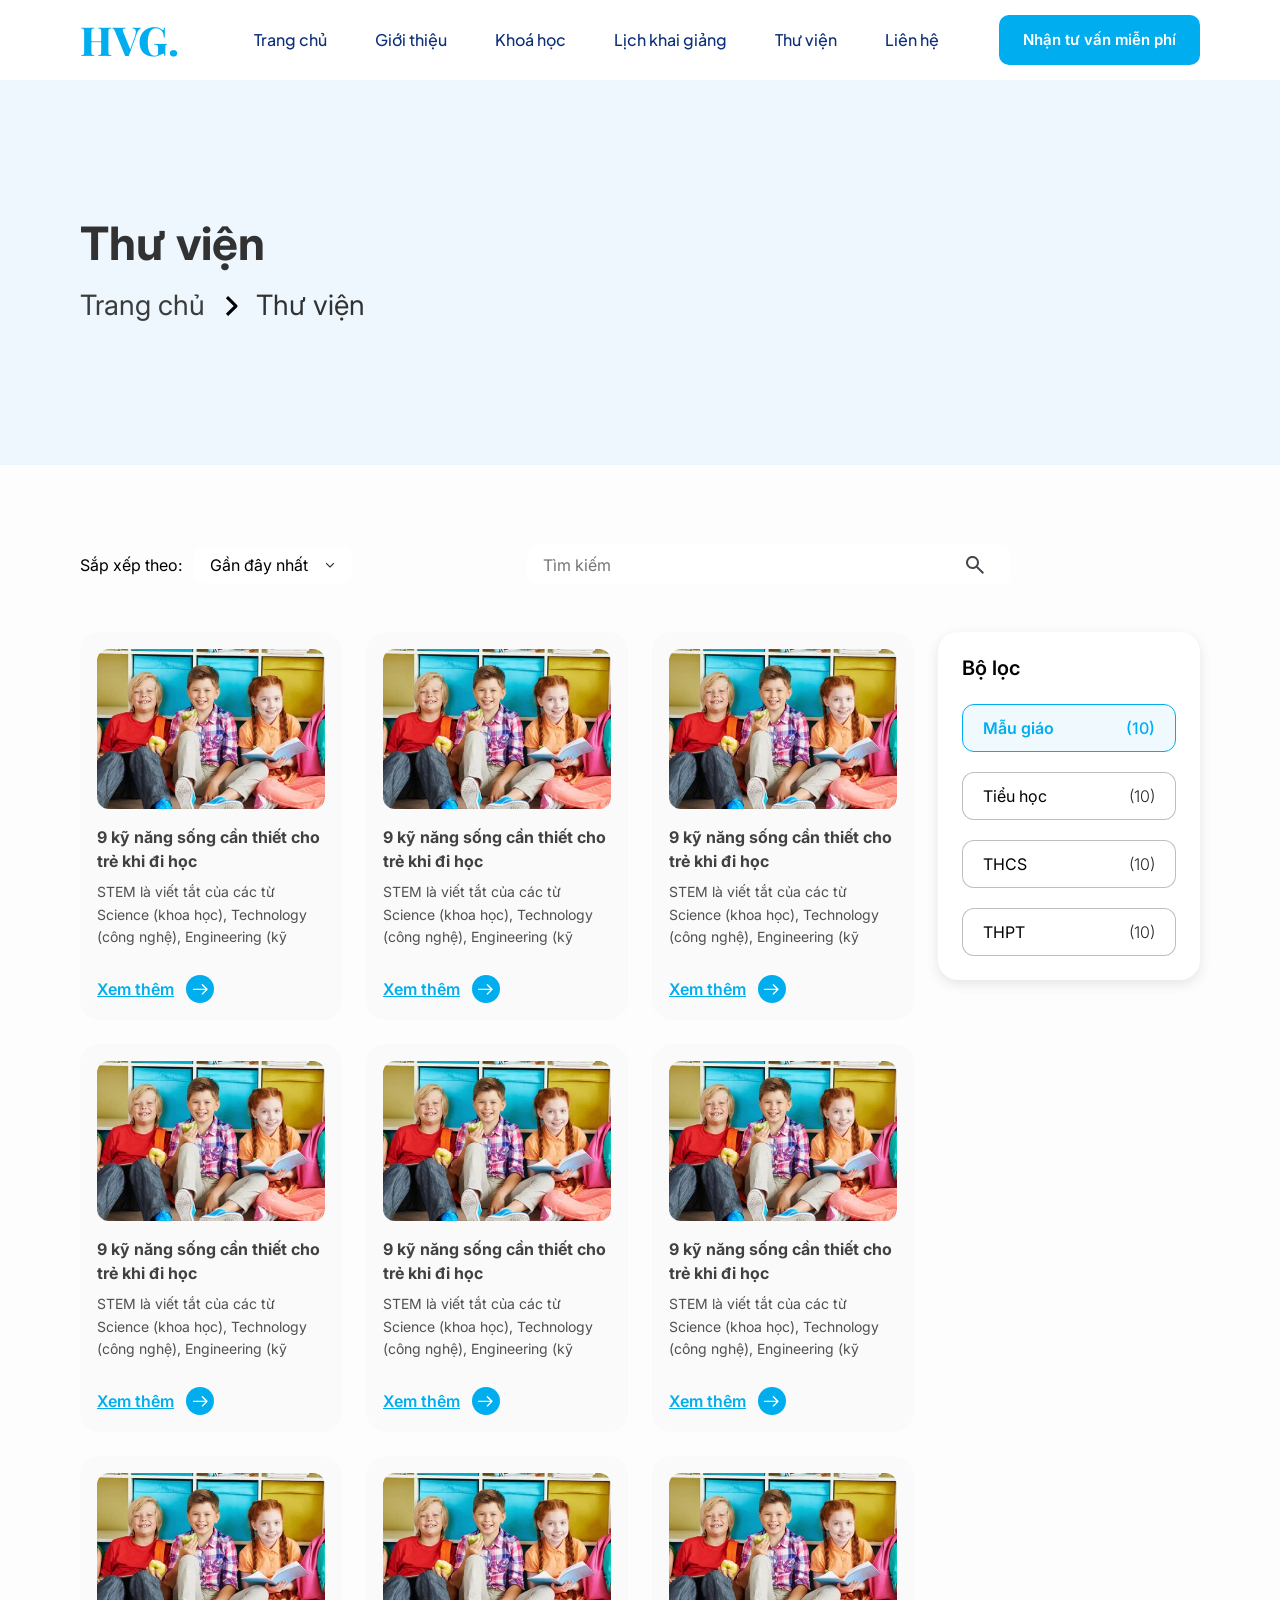
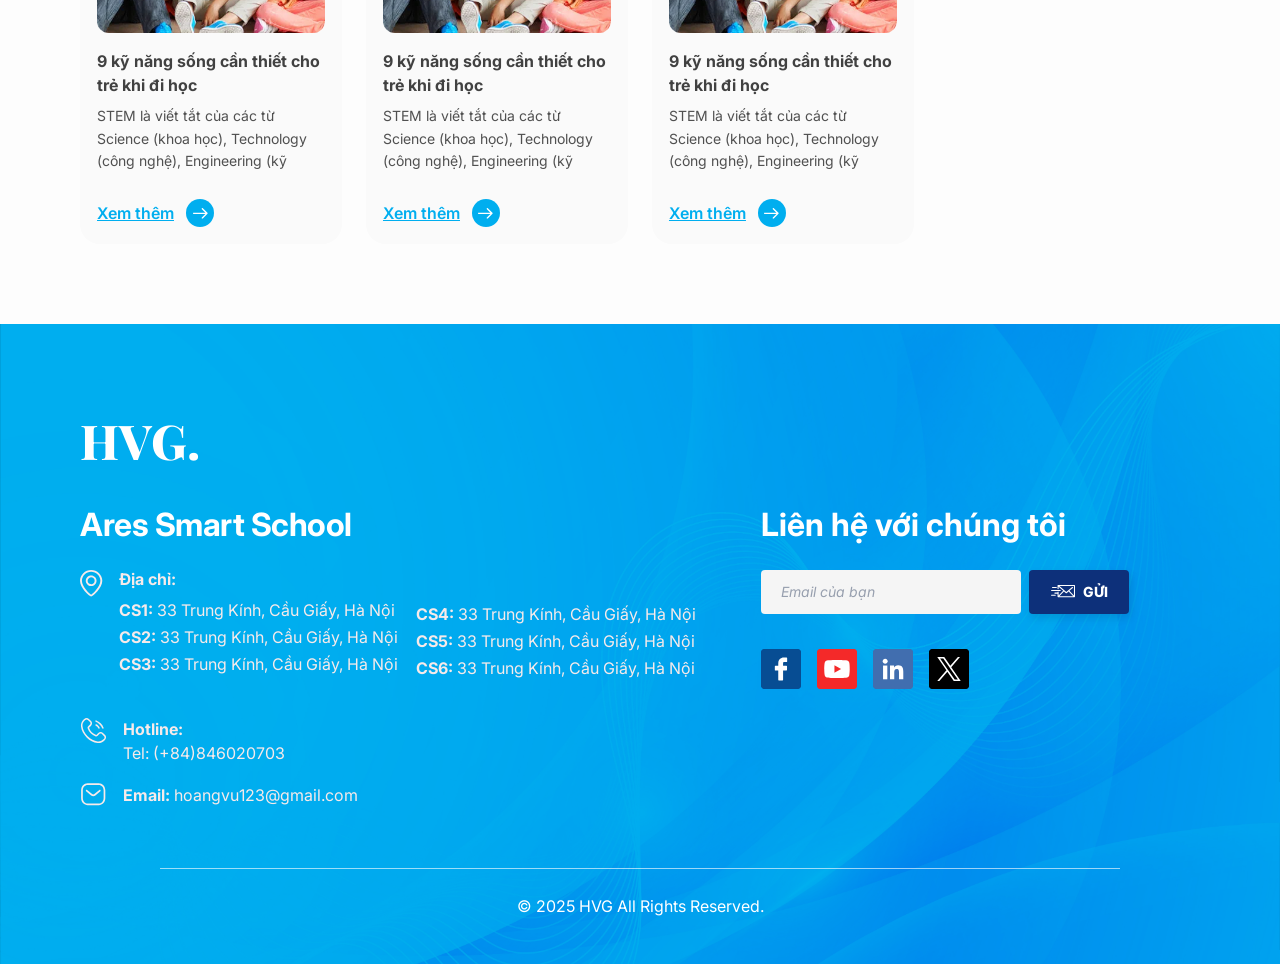
<file: pages/library.html>
<!DOCTYPE html>
<html lang="vi">

<head>
    <meta charset="UTF-8">
    <meta name="viewport" content="width=device-width, initial-scale=1.0">
    <title>Thư viện - HVG English</title>
    <!-- Tải thư viện Bootstrap 5 (CSS) -->
    <link href="https://cdn.jsdelivr.net/npm/bootstrap@5.3.3/dist/css/bootstrap.min.css" rel="stylesheet"
        integrity="sha384-QWTKZyjpPEjISv5WaRU9OFeRpok6YctnYmDr5pNlyT2bRjXh0JMhjY6hW+ALEwIH" crossorigin="anonymous">

    <!-- Tải các tệp style cốt lõi để đồng bộ giao diện -->
    <link rel="stylesheet" href="../styles/global.css">
    <link rel="stylesheet" href="../styles/navbar.css">
    <link rel="stylesheet" href="../styles/footer.css">
    <link rel="stylesheet" href="../styles/breadcrumb.css">
    <link rel="stylesheet" href="../styles/library.css">

    <!-- Tải thư viện jQuery trước để hỗ trợ nạp động -->
    <script src="https://code.jquery.com/jquery-3.7.1.min.js" defer></script>
    <!-- Tải thư viện Bootstrap 5 JS Bundle -->
    <script src="https://cdn.jsdelivr.net/npm/bootstrap@5.3.3/dist/js/bootstrap.bundle.min.js"
        integrity="sha384-YvpcrYf0tY3lHB60NNkmXc5s9fDVZLESaAA55NDzOxhy9GkcIdslK1eN7N6jIeHz" crossorigin="anonymous"
        defer></script>
    <!-- Tải script chính để thực hiện nạp động header và footer -->
    <script src="../scripts/main.js" defer></script>
</head>

<body>
    <!-- Khung chứa Navbar được tải động bằng jQuery -->
    <header id="navbar-placeholder"></header>
    <main>
        <!-- Breadcrumb Header Banner (Figma Node 1:2858) -->
        <section class="breadcrumb-banner">
            <div class="container">
                <h1 class="breadcrumb-title">Thư viện</h1>
                <nav aria-label="breadcrumb">
                    <ol class="breadcrumb-list">
                        <li class="breadcrumb-item"><a href="../index.html" class="breadcrumb-link">Trang chủ</a></li>
                        <li class="breadcrumb-separator">
                            <img src="../assets/arrow-right-filled.svg" alt="arrow right">
                        </li>
                        <li class="breadcrumb-item active" aria-current="page">Thư viện</li>
                    </ol>
                </nav>
            </div>
        </section>

        <!-- Phần nội dung Thư viện bài viết (Figma Node 1:3383) -->
        <section class="library-section">
            <div class="container">
                
                <!-- Thanh công cụ: Sắp xếp (bên trái) và Tìm kiếm (bên phải) -->
                <div class="library-toolbar">
                    <div class="toolbar-sort">
                        <span class="sort-label">Sắp xếp theo:</span>
                        <div class="dropdown sort-dropdown">
                            <button class="sort-btn" type="button">
                                Gần đây nhất
                                <span class="sort-icon-wrapper">
                                    <img src="../assets/arrow-down.svg" alt="arrow down">
                                </span>
                            </button>
                        </div>
                        <!-- Nút kích hoạt bộ lọc flyout trên di động/tablet -->
                        <button class="filter-toggle-btn" type="button">
                            <svg width="18" height="18" viewBox="0 0 24 24" fill="none" stroke="currentColor" stroke-width="2" stroke-linecap="round" stroke-linejoin="round">
                                <polygon points="22 3 2 3 10 12.46 10 19 14 21 14 12.46 22 3"></polygon>
                            </svg>
                            <span>Bộ lọc</span>
                        </button>
                    </div>
                    
                    <div class="toolbar-search">
                        <div class="search-bar-wrapper">
                            <input type="text" class="search-input" placeholder="Tìm kiếm">
                            <button class="search-btn" type="button" aria-label="Tìm kiếm">
                                <img src="../assets/search.svg"> 
                            </button>
                        </div>
                    </div>
                </div>

                <!-- Bố cục chính 2 cột: Danh sách bài viết bên trái (col-lg-9) và Bộ lọc bên phải (col-lg-3) -->
                <div class="row g-4">
                    
                    <!-- Cột danh sách bài viết -->
                    <div class="col-lg-9 col-md-12">
                        <div class="row g-4 blog-grid">
                            
                            <!-- Bài viết 1 -->
                            <div class="col-md-6 col-xl-4 col-sm-12">
                                <article class="blog-card">
                                    <div class="blog-card-image">
                                        <img src="../assets/library-thumb.webp" alt="9 kỹ năng sống cần thiết cho trẻ khi đi học" class="blog-card-img">
                                    </div>
                                    <div class="blog-card-content">
                                        <h3 class="blog-card-title">9 kỹ năng sống cần thiết cho trẻ khi đi học</h3>
                                        <p class="blog-card-excerpt">STEM là viết tắt của các từ Science (khoa học), Technology (công nghệ), Engineering (kỹ thuật)</p>
                                        <a href="library-detail.html" class="blog-card-more">
                                            Xem thêm
                                            <span class="more-icon">
                                                <img src="../assets/arrow-right.svg">
                                            </span>
                                        </a>
                                    </div>
                                </article>
                            </div>
                            
                            <!-- Bài viết 2 -->
                            <div class="col-md-6 col-xl-4 col-sm-12">
                                <article class="blog-card">
                                    <div class="blog-card-image">
                                        <img src="../assets/library-thumb.webp" alt="9 kỹ năng sống cần thiết cho trẻ khi đi học" class="blog-card-img">
                                    </div>
                                    <div class="blog-card-content">
                                        <h3 class="blog-card-title">9 kỹ năng sống cần thiết cho trẻ khi đi học</h3>
                                        <p class="blog-card-excerpt">STEM là viết tắt của các từ Science (khoa học), Technology (công nghệ), Engineering (kỹ thuật)</p>
                                        <a href="library-detail.html" class="blog-card-more">
                                            Xem thêm
                                            <span class="more-icon">
                                                <img src="../assets/arrow-right.svg">
                                            </span>
                                        </a>
                                    </div>
                                </article>
                            </div>

                            <!-- Bài viết 3 -->
                            <div class="col-md-6 col-xl-4 col-sm-12">
                                <article class="blog-card">
                                    <div class="blog-card-image">
                                        <img src="../assets/library-thumb.webp" alt="9 kỹ năng sống cần thiết cho trẻ khi đi học" class="blog-card-img">
                                    </div>
                                    <div class="blog-card-content">
                                        <h3 class="blog-card-title">9 kỹ năng sống cần thiết cho trẻ khi đi học</h3>
                                        <p class="blog-card-excerpt">STEM là viết tắt của các từ Science (khoa học), Technology (công nghệ), Engineering (kỹ thuật)</p>
                                        <a href="library-detail.html" class="blog-card-more">
                                            Xem thêm
                                            <span class="more-icon">
                                                <img src="../assets/arrow-right.svg">
                                            </span>
                                        </a>
                                    </div>
                                </article>
                            </div>

                            <!-- Bài viết 4 -->
                            <div class="col-md-6 col-xl-4 col-sm-12">
                                <article class="blog-card">
                                    <div class="blog-card-image">
                                        <img src="../assets/library-thumb.webp" alt="9 kỹ năng sống cần thiết cho trẻ khi đi học" class="blog-card-img">
                                    </div>
                                    <div class="blog-card-content">
                                        <h3 class="blog-card-title">9 kỹ năng sống cần thiết cho trẻ khi đi học</h3>
                                        <p class="blog-card-excerpt">STEM là viết tắt của các từ Science (khoa học), Technology (công nghệ), Engineering (kỹ thuật)</p>
                                        <a href="library-detail.html" class="blog-card-more">
                                            Xem thêm
                                            <span class="more-icon">
                                                <img src="../assets/arrow-right.svg">
                                            </span>
                                        </a>
                                    </div>
                                </article>
                            </div>

                            <!-- Bài viết 5 -->
                            <div class="col-md-6 col-xl-4 col-sm-12">
                                <article class="blog-card">
                                    <div class="blog-card-image">
                                        <img src="../assets/library-thumb.webp" alt="9 kỹ năng sống cần thiết cho trẻ khi đi học" class="blog-card-img">
                                    </div>
                                    <div class="blog-card-content">
                                        <h3 class="blog-card-title">9 kỹ năng sống cần thiết cho trẻ khi đi học</h3>
                                        <p class="blog-card-excerpt">STEM là viết tắt của các từ Science (khoa học), Technology (công nghệ), Engineering (kỹ thuật)</p>
                                        <a href="library-detail.html" class="blog-card-more">
                                            Xem thêm
                                            <span class="more-icon">
                                                <img src="../assets/arrow-right.svg">
                                            </span>
                                        </a>
                                    </div>
                                </article>
                            </div>

                            <!-- Bài viết 6 -->
                            <div class="col-md-6 col-xl-4 col-sm-12">
                                <article class="blog-card">
                                    <div class="blog-card-image">
                                        <img src="../assets/library-thumb.webp" alt="9 kỹ năng sống cần thiết cho trẻ khi đi học" class="blog-card-img">
                                    </div>
                                    <div class="blog-card-content">
                                        <h3 class="blog-card-title">9 kỹ năng sống cần thiết cho trẻ khi đi học</h3>
                                        <p class="blog-card-excerpt">STEM là viết tắt của các từ Science (khoa học), Technology (công nghệ), Engineering (kỹ thuật)</p>
                                        <a href="library-detail.html" class="blog-card-more">
                                            Xem thêm
                                            <span class="more-icon">
                                                <img src="../assets/arrow-right.svg">
                                            </span>
                                        </a>
                                    </div>
                                </article>
                            </div>

                            <!-- Bài viết 7 -->
                            <div class="col-md-6 col-xl-4 col-sm-12">
                                <article class="blog-card">
                                    <div class="blog-card-image">
                                        <img src="../assets/library-thumb.webp" alt="9 kỹ năng sống cần thiết cho trẻ khi đi học" class="blog-card-img">
                                    </div>
                                    <div class="blog-card-content">
                                        <h3 class="blog-card-title">9 kỹ năng sống cần thiết cho trẻ khi đi học</h3>
                                        <p class="blog-card-excerpt">STEM là viết tắt của các từ Science (khoa học), Technology (công nghệ), Engineering (kỹ thuật)</p>
                                        <a href="library-detail.html" class="blog-card-more">
                                            Xem thêm
                                            <span class="more-icon">
                                                <img src="../assets/arrow-right.svg">
                                            </span>
                                        </a>
                                    </div>
                                </article>
                            </div>

                            <!-- Bài viết 8 -->
                            <div class="col-md-6 col-xl-4 col-sm-12">
                                <article class="blog-card">
                                    <div class="blog-card-image">
                                        <img src="../assets/library-thumb.webp" alt="9 kỹ năng sống cần thiết cho trẻ khi đi học" class="blog-card-img">
                                    </div>
                                    <div class="blog-card-content">
                                        <h3 class="blog-card-title">9 kỹ năng sống cần thiết cho trẻ khi đi học</h3>
                                        <p class="blog-card-excerpt">STEM là viết tắt của các từ Science (khoa học), Technology (công nghệ), Engineering (kỹ thuật)</p>
                                        <a href="library-detail.html" class="blog-card-more">
                                            Xem thêm
                                            <span class="more-icon">
                                                <img src="../assets/arrow-right.svg">
                                            </span>
                                        </a>
                                    </div>
                                </article>
                            </div>

                            <!-- Bài viết 9 -->
                            <div class="col-md-6 col-xl-4 col-sm-12">
                                <article class="blog-card">
                                    <div class="blog-card-image">
                                        <img src="../assets/library-thumb.webp" alt="9 kỹ năng sống cần thiết cho trẻ khi đi học" class="blog-card-img">
                                    </div>
                                    <div class="blog-card-content">
                                        <h3 class="blog-card-title">9 kỹ năng sống cần thiết cho trẻ khi đi học</h3>
                                        <p class="blog-card-excerpt">STEM là viết tắt của các từ Science (khoa học), Technology (công nghệ), Engineering (kỹ thuật)</p>
                                        <a href="library-detail.html" class="blog-card-more">
                                            Xem thêm
                                            <span class="more-icon">
                                                <img src="../assets/arrow-right.svg">
                                            </span>
                                        </a>
                                    </div>
                                </article>
                            </div>
                        </div>
                    </div>
                    
                    <!-- Cột Bộ lọc bên phải -->
                    <div class="col-lg-3 col-md-12">
                        <aside class="filter-sidebar">
                            <div class="filter-sidebar-header">
                                <h2 class="filter-title">Bộ lọc</h2>
                                <button class="filter-close-btn" type="button" aria-label="Đóng bộ lọc">&times;</button>
                            </div>
                            <div class="filter-options">
                                <a href="#" class="filter-option-item active">
                                    <span class="option-label">Mẫu giáo</span>
                                    <span class="option-count">(10)</span>
                                </a>
                                <a href="#" class="filter-option-item">
                                    <span class="option-label">Tiểu học</span>
                                    <span class="option-count">(10)</span>
                                </a>
                                <a href="#" class="filter-option-item">
                                    <span class="option-label">THCS</span>
                                    <span class="option-count">(10)</span>
                                </a>
                                <a href="#" class="filter-option-item">
                                    <span class="option-label">THPT</span>
                                    <span class="option-count">(10)</span>
                                </a>
                            </div>
                        </aside>
                    </div>
                    
                </div>
            </div>
            <!-- Lớp phủ mờ nền khi bật bộ lọc trên di động -->
            <div class="filter-backdrop"></div>
        </section>
    </main>
    <!-- Khung chứa Footer được tải động bằng jQuery -->
    <footer id="footer-placeholder"></footer>
</body>

</html>
</file>
<file: styles/global.css>
/* Nhập các phông chữ từ Google Fonts để giao diện hiển thị chuyên nghiệp và đồng bộ */
@import url('https://fonts.googleapis.com/css2?family=Inter:wght@400;500;600;700;800&family=Playfair+Display:wght@800&family=Plus+Jakarta+Sans:wght@400;500;700&display=swap');

:root {
  /* Thiết lập các biến CSS toàn cục để dễ quản lý bảng màu và thay đổi chủ đề sau này */
  --primary-color: #00aeef;       /* Xanh dương tươi sáng - màu nhận diện cốt lõi của HVG, dùng cho nút chính và điểm nhấn */
  --secondary-color: #0d307a;     /* Xanh dương đậm - màu tạo sự tin cậy học thuật, dùng cho tiêu đề lớn và liên kết điều hướng */
  --accent-color: #ffb800;        /* Vàng cam - màu nhấn nổi bật dùng cho các nút quan trọng như gửi biểu mẫu/đăng ký */
  --text-dark: #323232;           /* Xám đậm gần đen - màu chữ nội dung giúp người đọc không bị mỏi mắt */
  --text-darker: #0f0f0f;         /* Đen thuần - dùng cho các tiêu đề phụ cần độ tập trung cực cao */
  --text-light: #ffffff;          /* Trắng - dùng cho văn bản trên nền tối để tối ưu độ tương phản */
  --text-sub-light: #f7eaea;      /* Trắng ngà - dùng cho chữ mô tả trong footer giúp phân cấp thông tin */
  --bg-soft: #edf7fd;             /* Xanh nhạt - nền dịu mắt dùng cho phần Hero và các phần cần phân tách thị giác */
  --bg-card: #fafeff;             /* Trắng ánh xanh - tạo khối nổi bật cho các thẻ khi đi kèm bóng đổ nhẹ */
  
  /* Cấu hình phông chữ theo đúng thiết kế của Figma */
  --font-logo: 'Playfair Display', serif;
  --font-menu: 'Plus Jakarta Sans', sans-serif;
  --font-main: 'Inter', sans-serif;
  
  /* Các thông số đổ bóng và chuyển động dùng chung để giao diện có chiều sâu và mượt mà */
  --shadow-card: 0px 4px 15px rgba(14, 42, 52, 0.08);
  --shadow-button: 0px 4px 10px rgba(0, 174, 239, 0.2);
  --transition-smooth: all 0.3s cubic-bezier(0.4, 0, 0.2, 1);
}

/* Reset CSS cơ bản để đảm bảo hiển thị nhất quán trên mọi trình duyệt */
*, *::before, *::after {
  box-sizing: border-box;
  margin: 0;
  padding: 0;
}

html, body {
  width: 100%;
  overflow-x: hidden; /* Tránh tình trạng cuộn ngang ngoài ý muốn do tràn layout */
  font-family: var(--font-main);
  color: var(--text-dark);
  background-color: #ffffff;
  line-height: 1.5;
  -webkit-font-smoothing: antialiased;
}

a {
  text-decoration: none;
  color: inherit;
  transition: var(--transition-smooth);
}

img {
  max-width: 100%;
  height: auto;
  display: block;
}

button, input, select, textarea {
  font-family: inherit;
  font-size: inherit;
  border: none;
  outline: none;
  background: none;
}

/* Các lớp tiện ích cấu trúc để xây dựng bố cục trang nhanh chóng */
.container {
  width: 100%;
  max-width: 1440px; /* Độ rộng giới hạn tối đa theo chiều ngang thiết kế Figma */
  margin: 0 auto;
  padding: 0 80px; /* Padding hai bên lề theo chuẩn lề 80px trong Figma */
}

@media (max-width: 1024px) {
  .container {
    padding: 0 40px; /* Giảm khoảng cách lề trên thiết bị máy tính bảng */
  }
}

@media (max-width: 768px) {
  .container {
    padding: 0 20px; /* Giảm khoảng cách lề tối đa trên thiết bị di động */
  }
}

@media (max-width: 576px) {
  .container {
    padding: 0 15px; /* Giảm khoảng cách lề hơn nữa trên di động siêu nhỏ để tăng diện tích hiển thị nội dung */
  }
}


/* Nút bấm tiêu chuẩn hóa */
.btn {
  display: inline-flex;
  align-items: center;
  justify-content: center;
  padding: 12px 24px;
  border-radius: 10px;
  font-weight: 600;
  cursor: pointer;
  transition: var(--transition-smooth);
  text-align: center;
}

.btn-primary {
  background-color: var(--primary-color);
  color: var(--text-light);
}

.btn-primary:hover {
  background-color: #009ad4; /* Màu xanh đậm hơn một chút khi hover để phản hồi tương tác */
  transform: translateY(-2px); /* Hiệu ứng nổi nhẹ */
  box-shadow: 0px 6px 15px rgba(0, 174, 239, 0.3);
}

.btn-secondary {
  background-color: transparent;
  color: var(--primary-color);
  border: 1px solid var(--primary-color);
}

.btn-secondary:hover {
  background-color: rgba(0, 174, 239, 0.05);
  transform: translateY(-2px);
}

.btn-accent {
  background-color: var(--accent-color);
  color: var(--text-light);
  font-weight: 700;
}

.btn-accent:hover {
  background-color: #e5a500;
  transform: translateY(-2px);
  box-shadow: 0px 6px 15px rgba(255, 184, 0, 0.3);
}

/* Kiểu dáng cửa sổ thông báo thành công (Success Modal Popup) nạp động qua JS */
.success-modal {
  position: fixed;
  top: 0;
  left: 0;
  width: 100vw;
  height: 100vh;
  background-color: rgba(13, 48, 122, 0.6); /* Nền tối mờ màu xanh đặc trưng làm nổi bật modal */
  backdrop-filter: blur(5px); /* Làm mờ hậu cảnh để người dùng tập trung vào thông báo */
  display: flex;
  align-items: center;
  justify-content: center;
  z-index: 2000; /* Nằm trên tất cả các lớp khác bao gồm cả navbar */
  animation: fadeIn 0.3s ease-out forwards;
}

.success-modal-content {
  background-color: #ffffff;
  padding: 40px;
  border-radius: 20px;
  width: 90%;
  max-width: 480px;
  text-align: center;
  box-shadow: 0px 15px 40px rgba(13, 48, 122, 0.2);
  transform: translateY(20px);
  animation: slideUp 0.3s cubic-bezier(0.18, 0.89, 0.32, 1.28) forwards;
}

.success-icon {
  display: inline-flex;
  align-items: center;
  justify-content: center;
  width: 80px;
  height: 80px;
  background-color: rgba(0, 174, 239, 0.1);
  color: var(--primary-color);
  border-radius: 50%;
  margin-bottom: 24px;
}

.success-title {
  font-family: var(--font-main);
  font-weight: 700;
  font-size: 24px;
  color: var(--secondary-color);
  margin-bottom: 12px;
}

.success-message {
  font-family: var(--font-main);
  font-size: 16px;
  color: var(--text-dark);
  line-height: 1.6;
  margin-bottom: 24px;
}

.success-close-btn {
  width: 100%;
  height: 48px;
  font-size: 16px;
  border-radius: 10px;
}

/* Các lớp hoạt ảnh chuyển động mềm mại */
@keyframes fadeIn {
  from { opacity: 0; }
  to { opacity: 1; }
}

@keyframes slideUp {
  from { transform: translateY(40px); opacity: 0; }
  to { transform: translateY(0); opacity: 1; }
}

.success-modal.fade-out {
  animation: fadeOut 0.3s ease-out forwards;
}

.success-modal.fade-out .success-modal-content {
  transform: translateY(0);
  transition: transform 0.3s ease-out;
  transform: translateY(20px);
}

@keyframes fadeOut {
  from { opacity: 1; }
  to { opacity: 0; }
}
</file>
<file: styles/navbar.css>
header {
  top: 0;
  left: 0;
  width: 100%;
  height: 80px;
  background-color: #ffffff;
  z-index: 1000;
  display: flex;
  align-items: center;
  transition: var(--transition-smooth);
}

.navbar-inner-container {
  width: 100%;
  max-width: 1440px;
  margin: 0 auto;
  padding: 0 80px;
  display: flex;
  align-items: center;
  justify-content: space-between;
  height: 100%;
}

.logo-text {
  font-family: var(--font-logo);
  font-weight: 800;
  font-size: 40px;
  color: var(--primary-color);
  letter-spacing: -0.5px;
  padding: 0;
}

/* Các liên kết điều hướng */
.nav-link {
  font-family: var(--font-menu) !important;
  font-weight: 500 !important;
  font-size: 16px !important;
  color: var(--secondary-color) !important;
  padding: 8px 12px !important;
  display: inline-flex;
  align-items: center;
  gap: 6px;
  position: relative;
  transition: var(--transition-smooth);
}

.nav-link:hover,
.nav-link.active {
  color: var(--primary-color) !important;
}

/* Nút CTA tư vấn */
.btn-consult {
  font-family: var(--font-main);
  font-size: 15px;
  font-weight: 600;
  border-radius: 10px;
  padding: 12px 24px;
  height: 50px;
  display: inline-flex;
  align-items: center;
  justify-content: center;
  transition: var(--transition-smooth);
  border: 0px;
}

/* Custom toggler styling */
.navbar-toggler:focus {
  box-shadow: none !important;
}

/* Responsive custom adjustments for Bootstrap Collapse */
@media (max-width: 991.98px) {
  .navbar-inner-container {
    padding: 0 40px;
  }

  /* Định cấu hình menu dưới dạng danh sách trượt xuống/đè lên có đổ bóng đẹp mắt */
  .navbar-collapse {
    position: absolute;
    top: 80px;
    left: 0;
    width: 100%;
    background-color: #ffffff;
    padding: 20px 40px;
    box-shadow: 0px 8px 16px rgba(13, 48, 122, 0.08);
    border-top: 1px solid rgba(13, 48, 122, 0.05);
    z-index: 999;
  }

  .navbar-nav {
    gap: 15px;
    margin-bottom: 20px !important;
  }

  .nav-link {
    width: 100%;
    padding: 10px 0 !important;
    font-size: 18px !important;
  }

  .navbar-cta-container {
    width: 100%;
  }

  .navbar-cta-container .btn-consult {
    width: 100%;
  }
}

@media (max-width: 768px) {
  .navbar-inner-container {
    padding: 0 20px;
  }
  
  .logo-text {
    font-size: 32px !important;
  }
  
  .navbar-collapse {
    padding: 20px;
  }
}

@media (max-width: 576px) {
  .navbar-inner-container {
    /* Đồng bộ khoảng cách lề hai bên với container chính trên màn hình mobile nhỏ */
    padding: 0 15px;
  }
}

/* Tối ưu hóa kích thước menu điều hướng trên màn hình laptop từ 992px đến 1200px (bao gồm màn hình 1024px) 
   để các liên kết không bị xuống dòng hoặc tràn màn hình do không gian ngang hẹp */
@media (min-width: 992px) and (max-width: 1200px) {
  .navbar-inner-container {
    /* Giảm padding hai bên để tối ưu hóa không gian cho menu */
    padding: 0 30px;
  }

  .navbar-nav {
    /* Giảm khoảng cách giữa các mục menu chính */
    gap: 12px !important;
  }

  .nav-link {
    /* Giảm cỡ chữ và khoảng cách đệm của các liên kết để chúng nằm gọn trên một dòng */
    font-size: 14px !important;
    padding: 6px 8px !important;
    white-space: nowrap;
  }

  .btn-consult {
    /* Điều chỉnh nhẹ kích thước nút kêu gọi hành động để đồng bộ với menu */
    font-size: 14px;
    padding: 10px 16px;
    height: 44px;
  }
}
</file>
<file: styles/footer.css>
/* Bảng phong cách cho Footer chân trang - Sử dụng phối hợp lưới hiển thị và màu sắc nhận diện nổi bật */

footer {
  position: relative;
  background-color: #00aeef; /* Nền xanh da trời sáng đặc trưng theo thiết kế Figma */
  color: var(--text-light);
  padding: 80px 0 30px; /* Padding lớn để phân tách nội dung chân trang rộng rãi */
  overflow: hidden;
  isolation: isolate; /* Tạo Stacking Context độc lập để mix-blend-mode hoạt động chính xác bên trong footer */
}

/* Ảnh nền họa tiết hoa văn mờ nhạt nằm đè lên nền xanh để tăng tính mỹ thuật */
.footer-bg-overlay {
  position: absolute;
  top: 0;
  left: 0;
  width: 100%;
  height: 100%;
  background-image: url('../assets/footer-background.webp');
  background-size: cover;
  background-position: center;
  mix-blend-mode: multiply; /* Hòa trộn nhân màu giúp họa tiết chìm sâu vào nền xanh */ 
  pointer-events: none; /* Tránh cản trở tương tác nhấp chuột của người dùng */
  z-index: 1;
}

.footer-inner {
  position: relative;
  z-index: 2; /* Đẩy nội dung chữ lên trên ảnh nền mờ */
}

.footer-brand {
  margin-bottom: 30px;
}

.footer-brand .logo-text-light {
  font-family: var(--font-logo);
  font-weight: 800;
  font-size: 48px;
  color: var(--text-light);
  display: block;
  margin-bottom: 5px;
}

.brand-name {
  font-family: var(--font-main);
  font-weight: 700;
  font-size: 32px;
  letter-spacing: -0.5px;
  margin-bottom: 25px; /* Giãn cách 25px xuống địa chỉ để cân xứng với cột đăng ký email */
}

/* Lưới phân chia danh sách cơ sở thành hai cột để cân đối trang web */
.footer-branches-grid {
  /* Loại bỏ grid custom vì đã được thay thế bằng Bootstrap row/col */
  margin-bottom: 35px;
}

.branches-column h4 {
  font-size: 16px;
  font-weight: 700;
  margin-bottom: 8px;
  color: #f7eaea;
  border-left: none; /* Bỏ border custom cũ để khớp với Figma */
  padding-left: 0;
  text-transform: none;
}

.branches-column p {
  font-size: 16px;
  line-height: 1.7;
  color: #f7eaea;
  margin-bottom: 0px;
}

.branches-column-right {
  margin-top: 0px;
}

@media (min-width: 576px) {
  .branches-column-right {
    margin-top: 31px; /* Thụt lề trên cho cột phải để thẳng hàng với CS1 */
  }
}

/* Danh sách Hotline và Email có chèn icon minh họa */
.footer-contact-details {
  display: flex;
  flex-direction: column;
  gap: 15px;
}

.contact-item {
  display: flex;
  align-items: center;
  gap: 12px;
}

.contact-icon {
  display: inline-flex;
  align-items: center;
  justify-content: center;
  color: #ffffff; /* Biểu tượng đứng độc lập, không có vòng tròn mờ bao quanh */
}

.contact-item p {
  font-size: 16px;
  color: #f7eaea;
  margin-bottom: 0;
}

/* Khối đăng ký và kết nối mạng xã hội ở bên phải */
.footer-newsletter {
  /* Loại bỏ thuộc tính flex custom vì đã được thay thế bằng col-lg-5 của Bootstrap */
  display: flex;
  flex-direction: column;
}

.newsletter-title {
  font-family: var(--font-main);
  font-weight: 700;
  font-size: 32px;
  margin-bottom: 25px;
}

/* Ô nhập email và nút gửi tách rời có khoảng cách gap 8px */
.newsletter-input-group {
  display: flex;
  margin-bottom: 35px;
  width: 100%;
  max-width: 420px;
}

.newsletter-input {
  width: 260px;
  height: 44px;
  background-color: #f5f5f5;
  border-radius: 4px;
  border: none;
  padding: 10px 20px;
  color: var(--text-dark);
  font-size: 14px;
}

.newsletter-input::placeholder {
  color: rgba(10, 31, 68, 0.4);
  font-style: italic;
}

.btn-send-email {
  width: 100px;
  height: 44px;
  background-color: #0d307a; /* Màu nút gửi xanh đậm theo Figma */
  color: #ffffff;
  border-radius: 4px;
  font-weight: 800;
  font-size: 14px;
  cursor: pointer;
  border: none;
  box-shadow: 2px 4px 8px 0px rgba(0, 0, 0, 0.1);
  transition: var(--transition-smooth);
}

.btn-send-email:hover {
  background-color: #0b2661;
}

/* Danh sách các nút liên kết mạng xã hội theo quy chuẩn Figma */
.footer-socials {
  display: flex;
  gap: 16px;
}

.social-btn {
  display: inline-flex;
  align-items: center;
  justify-content: center;
  width: 40px;
  height: 40px;
  border-radius: 4px; /* Bo góc vuông vắn nhẹ nhàng */
  color: var(--text-light);
  transition: var(--transition-smooth);
}

.social-btn:hover {
  transform: translateY(-3px); /* Nhấc nhẹ nút lên khi hover */
  filter: brightness(1.1); /* Sáng tông màu lên nhẹ */
}

/* Màu thương hiệu cụ thể cho từng nút mạng xã hội theo thiết kế */
.social-btn.facebook {
  background-color: #074d93;
}

.social-btn.youtube {
  background-color: #f42929;
}

.social-btn.linkedin {
  background-color: #416eaf;
}

.social-btn.twitter {
  background-color: #000000;
}

/* Phần bản quyền và vạch ngăn cách cuối trang */
.footer-bottom {
  position: relative;
  z-index: 2;
  margin-top: 60px;
  text-align: center;
}

.footer-bottom .divider {
  width: 100%;
  height: 1px;
  background-color: rgba(255, 255, 255, 0.61); /* Đường viền mờ màu trắng ngăn cách theo Figma */
  margin-bottom: 25px;
}

.copyright-text {
  font-size: 16px;
  color: #ffffff; /* Màu chữ trắng theo Figma */
}

/* Thiết kế responsive cho các phần tử chữ trong Footer */
@media (max-width: 991px) {
  footer {
    /* Giảm padding chân trang trên tablet để cân xứng với tỷ lệ màn hình */
    padding: 40px 0 25px;
  }

  .footer-brand .logo-text-light {
    /* Giảm cỡ chữ logo trên tablet */
    font-size: 38px;
  }

  .brand-name {
    /* Giảm cỡ chữ tên thương hiệu trên tablet */
    font-size: 28px;
  }

  .newsletter-title {
    /* Giảm cỡ chữ tiêu đề đăng ký trên tablet */
    font-size: 28px;
  }

  .branches-column h4 {
    /* Giảm cỡ chữ tiêu đề chi nhánh trên tablet */
    font-size: 15px;
  }

  .branches-column p {
    /* Giảm cỡ chữ địa chỉ trên tablet */
    font-size: 15px;
  }

  .contact-item p {
    /* Giảm cỡ chữ thông tin liên hệ trên tablet */
    font-size: 15px;
  }

  .copyright-text {
    /* Giảm cỡ chữ bản quyền trên tablet */
    font-size: 15px;
  }
}

@media (max-width: 576px) {
  footer {
    /* Giảm thêm padding chân trang trên di động nhỏ để tối ưu khoảng trống */
    padding: 25px 0 15px !important;
  }

  .footer-brand .logo-text-light {
    /* Giảm thêm cỡ chữ logo trên di động nhỏ */
    font-size: 28px !important;
  }

  .brand-name {
    /* Giảm thêm cỡ chữ tên thương hiệu trên di động nhỏ */
    font-size: 24px !important;
  }

  .newsletter-title {
    /* Giảm thêm cỡ chữ tiêu đề đăng ký trên di động nhỏ */
    font-size: 24px !important;
  }

  .branches-column h4 {
    /* Giảm thêm cỡ chữ tiêu đề chi nhánh trên di động nhỏ */
    font-size: 14px !important;
  }

  .branches-column p {
    /* Giảm thêm cỡ chữ địa chỉ trên di động nhỏ */
    font-size: 14px !important;
  }

  .contact-item p {
    /* Giảm thêm cỡ chữ thông tin liên hệ trên di động nhỏ */
    font-size: 14px !important;
  }

  .copyright-text {
    /* Giảm thêm cỡ chữ bản quyền trên di động nhỏ */
    font-size: 14px !important;
  }
}

/* Tối ưu hóa cho màn hình di động siêu nhỏ (s: 320px) để không bị tràn ô input và đưa tên thương hiệu về 1 dòng */
@media (max-width: 320px) {
  .brand-name {
    /* Giảm cỡ chữ để đảm bảo dòng tên thương hiệu hiển thị gọn trên một dòng */
    font-size: 20px !important;
  }

  .newsletter-input {
    /* Giảm chiều ngang của ô input và cho phép tự động co giãn theo container */
    flex: 1 !important;
    width: auto !important;
    min-width: 0 !important;
    padding: 10px 12px !important;
  }

  .btn-send-email {
    /* Giữ độ rộng vừa đủ cho nút gửi để hiển thị trọn vẹn icon và chữ GỬI */
    flex-shrink: 0 !important;
    width: 90px !important;
    font-size: 13px !important;
  }
}
</file>
<file: styles/hero.css>
/* Bảng phong cách cho trang chủ (Home Page) - Hero Section */

.hero-section {
  position: relative;
  background-color: #edf7fd; /* Màu xanh nhạt đặc trưng của Hero theo Figma */
  padding: 60px 0;
  overflow: hidden;
  display: flex;
  align-items: center;
}

/* --- Cột bên trái: Nội dung chữ và Nút bấm --- */

.hero-content {
  z-index: 10;
}

/* Tagline Đảm bảo đầu ra */
.hero-tagline-wrapper {
  margin-bottom: 24px;
}

.hero-tagline {
  display: inline-block;
  background-color: #ffffff;
  color: #00aeef;
  font-family: var(--font-main), sans-serif;
  font-weight: 600;
  font-size: 15px;
  padding: 8px 20px;
  border-radius: 10px;
  letter-spacing: 0.5px;
  box-shadow: 0px 2px 8px rgba(0, 174, 239, 0.05);
}

/* Tiêu đề chính dạng viên thuốc */
.hero-title-pill-wrapper {
  margin-bottom: 16px;
}

.hero-title-pill {
  display: inline-block;
  background-color: #00aeef;
  color: #ffffff;
  font-family: var(--font-main), sans-serif;
  font-weight: 800;
  font-size: 36px;
  padding: 4px 13px 3px 16px;
  border-radius: 20px;
  line-height: 1.2;
}

/* Tiêu đề phụ */
.hero-subtitle {
  font-family: var(--font-main), sans-serif;
  font-weight: 800;
  font-size: 36px;
  color: #0d307a;
  margin-bottom: 25px;
  line-height: 1.2;
}

/* Đoạn miêu tả có vạch đứng màu xanh làm điểm nhấn */
.hero-desc-container {
  display: flex;
  align-items: start;
  gap: 12px;
  margin-bottom: 40px;
  max-width: 480px;
}

.hero-decorline {
  height: 60px;  
}

.hero-description {
  font-family: var(--font-main), sans-serif;
  font-size: 18px;
  line-height: 1.6;
  color: #323232;
  margin-bottom: 0;
}

/* Nút kêu gọi hành động */
.hero-buttons {
  margin-top: 10px;
}

.btn-hero-primary {
  display: inline-flex;
  align-items: center;
  justify-content: center;
  background-color: #00aeef;
  color: #ffffff;
  font-family: var(--font-main), sans-serif;
  font-weight: 600;
  font-size: 18px;
  padding: 14px 32px;
  border-radius: 15px;
  border: 1px solid #007eff;
  transition: all 0.3s ease;
  text-decoration: none;
}

.btn-hero-primary:hover {
  background-color: #008ece;
  border-color: #007eff;
  transform: translateY(-2px);
  box-shadow: 0px 4px 15px rgba(0, 174, 239, 0.3);
  color: #ffffff;
}

.btn-hero-secondary {
  display: inline-flex;
  align-items: center;
  justify-content: center;
  background-color: transparent;
  color: #00aeef;
  font-family: var(--font-main), sans-serif;
  font-weight: 600;
  font-size: 18px;
  padding: 14px 32px;
  border-radius: 15px;
  border: 1px solid #00aeef;
  transition: all 0.3s ease;
  text-decoration: none;
}

.btn-hero-secondary:hover {
  background-color: rgba(0, 174, 239, 0.05);
  transform: translateY(-2px);
  color: #00aeef;
}


/* --- Cột bên phải: Hình ảnh và Trang trí nổi bật --- */

.hero-visual {
  display: flex;
  justify-content: center;
  align-items: center;
}

.hero-img-wrapper {
  position: relative;
  width: 100%;
  max-width: 550px;
  height: 520px;
}

/* Khối hình ảnh giảng viên */
.hero-instructor-img {
  position: absolute;
  z-index: 2;
  scale: 1.2;
  top: 0px;
}

.instructor-avatar {
  max-height: 100%;
  width: auto;
  object-fit: contain;
}

/* Huy hiệu (Badges) nổi */
.hero-badge {
  position: absolute;
  background-color: #ffffff;
  border-radius: 34px;
  padding-top: 3px;
  padding-right: 17px;
  padding-bottom: 3px;
  box-shadow: 0px 4px 15px rgba(193, 238, 255, 0.9);
  z-index: 5;
  transition: transform 0.3s ease;
}

.hero-badge:hover {
  transform: translateY(-5px); /* Hiệu ứng nổi nhẹ khi di chuột */
}


.badge-num {
  font-family: var(--font-main), sans-serif;
  font-size: 20px;
  font-weight: 800;
  color: #000000;
  line-height: 1;
}

.badge-desc {
  font-family: var(--font-main), sans-serif;
  font-size: 13px;
  color: #000000;
  line-height: 1.2;
}

.badge-expert {
  left: -20px;
  top: 80px;
}

.badge-students {
  right: -20px;
  bottom: 50px;
}

/* Hộp trang trí ô vuông nhỏ */
.decor-box {
  position: absolute;
  width: 69px;
  height: 69px;
  border-radius: 10px;
  z-index: 3;
  display: flex;
  align-items: center;
  justify-content: center;
  box-shadow: 0px 4px 10px rgba(0, 0, 0, 0.05);
}

.decor-box-orange {
  left: 50px;
  top: 250px;
}


.decor-box-teal {
  background-color: #00b2bd;
  right: 10px;
  top: 100px;
}

.decor-box-teal .icon-placeholder {
  background-color: #ffffff;
}

/* Chấm tròn và Hình học nhỏ trang trí nền */
.decor-dot {
  position: absolute;
  border-radius: 50%;
  background-color: #00aeef;
  z-index: 1;
}

.decor-dot-1 {
  width: 18px;
  height: 18px;
  left: 150px;
  top: 170px;
}

.decor-dot-2 {
  width: 22px;
  height: 22px;
  right: 60px;
  top: 50px;
}

.decor-shape {
  position: absolute;
  z-index: 1;
}

.decor-shape-triangle {
  width: 0;
  height: 0;
  border-left: 10px solid transparent;
  border-right: 10px solid transparent;
  border-bottom: 18px solid #00aeef;
  left: 180px;
  top: 30px;
  transform: rotate(16deg);
}

.decor-shape-blue-square {
  background-color: #00aeef;
  width: 18px;
  height: 18px;
  left: 70px;
  bottom: 150px;
  transform: rotate(15deg);
}

/* --- Thiết kế tương thích phản hồi (Responsive CSS) --- */

@media (max-width: 991px) {
  .hero-section {
    padding-top: 30px;
    padding-bottom: 0px;
  }
  
  .hero-content {
    text-align: center;
    margin-bottom: 50px;
  }

  .hero-title-pill {
    /* Giảm cỡ chữ tiêu đề dạng viên thuốc trên tablet */
    font-size: 32px;
  }

  .hero-subtitle {
    /* Giảm cỡ chữ phụ đề trên tablet */
    font-size: 32px;
  }
  
  .hero-desc-container {
    margin: 0 auto 30px;
    justify-content: center;
  }
  
  .hero-decorline {
    display: none; /* Ẩn vạch kẻ dọc trên mobile khi text căn giữa để đảm bảo thẩm mỹ */
  }
  
  .hero-description {
    /* Giảm cỡ chữ mô tả trên tablet */
    font-size: 17px;
    text-align: center;
  }
  
  .hero-buttons {
    justify-content: center;
  }

  .btn-hero-primary,
  .btn-hero-secondary {
    /* Giảm nhẹ cỡ chữ nút trên tablet */
    font-size: 17px;
    padding: 12px 28px;
  }
}

@media (max-width: 576px) {
  .hero-title-pill {
    /* Giảm thêm cỡ chữ tiêu đề dạng viên thuốc trên di động nhỏ */
    font-size: 24px !important;
    padding: 6px 20px;
  }
  
  .hero-subtitle {
    /* Giảm thêm cỡ chữ phụ đề trên di động nhỏ */
    font-size: 24px !important;
  }

  .hero-description {
    /* Giảm thêm cỡ chữ mô tả trên di động nhỏ */
    font-size: 15px !important;
  }

  .btn-hero-primary,
  .btn-hero-secondary {
    /* Giảm thêm cỡ chữ nút trên di động nhỏ */
    font-size: 15px !important;
    padding: 10px 24px !important;
  }

  .hero-tagline {
    /* Giảm cỡ chữ nhãn phụ trên di động nhỏ */
    font-size: 14px !important;
  }

  .hero-content {
    margin-bottom: 0px;
  }

  .hero-visual {
    margin-bottom: 30px;
  }
  
  /* Thiết lập khung chứa ảnh và họa tiết trang trí trên di động */
  .hero-img-wrapper {
    position: relative !important;
    width: 100% !important;
    max-width: 380px !important;
    height: 200px !important;
    margin: 30px auto 0 !important;
    display: block !important;
    overflow: visible !important;
  }
  
  /* Căn chỉnh hình ảnh giảng viên */
  .hero-instructor-img {
    position: absolute !important;
    bottom: 0 !important;
    top: auto !important;
    left: 50% !important;
    transform: translateX(-50%) !important;
    width: 240px !important;
    height: auto !important;
    scale: 1.15 !important;
    z-index: 2 !important;
  }
  
  .hero-instructor-img img {
    width: 100% !important;
    height: auto !important;
    display: block !important;
  }
  
  /* Huy hiệu nổi bật trên di động */
  .hero-badge {
    position: absolute !important;
    padding: 6px 12px !important;
    border-radius: 20px !important;
    box-shadow: 0px 4px 10px rgba(193, 238, 255, 0.8) !important;
    z-index: 5 !important;
    display: flex !important;
    align-items: center !important;
    gap: 8px !important;
    width: max-content !important;
  }
  
  .badge-icon img {
    width: 28px !important;
    height: 28px !important;
  }

  .badge-num {
    font-size: 14px !important;
  }

  .badge-desc {
    font-size: 10px !important;
  }

  .badge-expert {
    left: -10px !important;
    top: 60px !important;
  }

  .badge-students {
    right: -10px !important;
    bottom: 40px !important;
  }
  
  /* Hộp trang trí nhỏ trên di động */
  .decor-box {
    display: none;
  }
  
  /* Các điểm chấm tròn và hình học nhỏ nền di động */
  .decor-dot, .decor-shape {
    display: none;
  }
  
  .decor-dot-1 {
    left: 100px !important;
    top: 150px !important;
    width: 10px !important;
    height: 10px !important;
  }
  
  .decor-dot-2 {
    right: 50px !important;
    top: 40px !important;
    width: 12px !important;
    height: 12px !important;
  }
  
  .decor-shape-triangle {
    left: 120px !important;
    top: 20px !important;
    border-left: 7px solid transparent !important;
    border-right: 7px solid transparent !important;
    border-bottom: 12px solid #00aeef !important;
  }
  
  .decor-shape-blue-square {
    left: 40px !important;
    bottom: 120px !important;
    width: 10px !important;
    height: 10px !important;
  }

  /* Tối ưu hóa thêm cho các màn hình siêu nhỏ (Mobile S - dưới 360px) */
  @media (max-width: 360px) {
    .hero-img-wrapper {
      height: 170px !important;
      max-width: 300px !important;
    }
    
    .hero-instructor-img {
      width: 200px !important;
      scale: 1.1 !important;
    }
    
    .badge-expert {
      left: -5px !important;
      top: 50px !important;
    }
    
    .badge-students {
      right: -5px !important;
      bottom: 30px !important;
    }
    
    .decor-box {
      width: 40px !important;
      height: 40px !important;
    }
    
    .decor-box img {
      width: 18px !important;
      height: 18px !important;
    }
    
    .decor-box-orange {
      left: 15px !important;
      top: 200px !important;
    }
    
    .decor-box-teal {
      right: 10px !important;
      top: 90px !important;
    }
  }
}

/* Tối ưu hóa phần hình ảnh và họa tiết trang trí của Hero Section trên màn hình laptop từ 992px đến 1200px (bao gồm màn hình 1024px) 
   để không gian hiển thị không bị tràn và các thành phần đè lên nhau chuẩn xác */
@media (min-width: 992px) and (max-width: 1200px) {
  .hero-section {
    padding: 0px;
  }

  .hero-bg-fan {
    /* Giảm kích thước quạt trang trí để cân đối với khung hình laptop nhỏ hơn */
    width: 400px !important;
    height: 440px !important;
    top: 170px !important;
    right: 0px !important;
  }

  .hero-instructor-img {
    /* Điều chỉnh vị trí và tỷ lệ để hình giảng viên đè lên quạt trang trí một cách chính xác */
    top: 80px !important;
    left: 30px !important;
    scale: 1.3 !important;
    z-index: 3 !important;
  }

  .decor-shape-blue-square {
    display: none;
  }
}
</file>
<file: styles/edu-system.css>
/* ==========================================================================
   Edu System Section - Hệ thống giáo dục HVG English
   ========================================================================== */

.edu-system-section {
  padding: 61px 0;
  background-color: #ffffff; /* Giữ nền trắng để các thẻ nổi bật rõ ràng */
  position: relative;
  overflow: hidden; /* Ngăn chặn bất kỳ tràn cột/thanh cuộn ngang nào ra ngoài section */
}

/* Tiêu đề phần (HVG English màu xanh ngọc, còn lại màu xanh navy đậm) */
.edu-system-section .section-title-wrapper {
  margin-bottom: 50px;
}

.edu-system-section .section-title {
  font-family: var(--font-main), sans-serif;
  font-weight: 800;
  font-size: 36px;
  color: var(--secondary-color); /* Màu xanh navy đậm tạo sự tin cậy học thuật */
  margin-bottom: 0;
  line-height: 1.3;
}

.edu-system-section .text-highlight {
  color: var(--primary-color); /* Màu xanh dương thương hiệu */
}


/* Kiểu dáng thẻ thông tin */
.edu-card {
  background-color: var(--bg-card); /* Trắng ánh xanh nhạt tạo sự dịu mắt */
  border: 1px solid rgba(0, 174, 239, 0.05); /* Viền mờ nhẹ nâng cao chi tiết */
  border-radius: 40px; /* Bo góc tròn lớn theo đúng Figma */
  padding: 40px;
  box-shadow: 0 1px 12px 0 rgba(14, 42, 52, 0.11);
  transition: transform 0.3s cubic-bezier(0.4, 0, 0.2, 1), box-shadow 0.3s cubic-bezier(0.4, 0, 0.2, 1);
  min-height: 371px; /* Chiều cao tối thiểu đồng bộ thiết kế */
}

/* Hiệu ứng di chuột nổi bật */
.edu-card:hover {
  transform: translateY(-8px); /* Nhấc nhẹ thẻ lên */
  box-shadow: 0px 8px 24px 0px rgba(14, 42, 52, 0.15); /* Bóng đổ đậm hơn */
  border-color: rgba(0, 174, 239, 0.2); /* Viền sáng rõ hơn */
}

/* Khu vực chứa Icon của thẻ */
.edu-card-icon {
  width: 69px;
  height: 69px;
  margin-bottom: 24px;
  display: flex;
  align-items: center;
  justify-content: center;
}

.edu-icon {
  width: 100%;
  height: 100%;
  object-fit: contain;
}

/* Tiêu đề của thẻ */
.edu-card-title {
  font-family: var(--font-main), sans-serif;
  font-weight: 600;
  font-size: 20px;
  line-height: 1.3;
  color: var(--text-dark); /* Màu chữ xám tối tránh mỏi mắt */
  margin-bottom: 20px;
}

/* Nội dung mô tả của thẻ */
.edu-card-desc {
  font-family: var(--font-main), sans-serif;
  font-weight: 400;
  font-size: 16px;
  line-height: 1.5;
  color: #555555; /* Phân cấp chữ mô tả nhạt hơn tiêu đề chính */
  margin-bottom: 0;
}

/* --- Responsive CSS --- */
@media (max-width: 1024px) {
  .edu-system-section {
    padding: 50px 0;
  }
  .edu-system-section .section-title-wrapper {
    margin-bottom: 35px !important;
  }
}

@media (max-width: 991px) {
  .edu-system-section {
    /* Giảm padding trên màn hình tablet để tối ưu khoảng trống và đồng bộ hệ thống khoảng cách */
    padding: 40px 0;
  }
  
  .edu-system-section .section-title-wrapper {
    margin-bottom: 25px !important;
  }
  
  .edu-system-section .section-title {
    /* Giảm cỡ chữ tiêu đề trên tablet để cân xứng */
    font-size: 30px;
  }
  
  .edu-card {
    min-height: auto; /* Tự động co giãn theo nội dung trên tablet/mobile */
    padding: 28px !important;
    border-radius: 28px !important;
  }

  .edu-card-icon {
    width: 55px !important;
    height: 55px !important;
    margin-bottom: 18px !important;
  }

  .edu-card-title {
    /* Giảm cỡ chữ tiêu đề thẻ trên tablet */
    font-size: 18px !important;
    margin-bottom: 12px !important;
  }
  
  .edu-card-desc {
    /* Giảm nhẹ cỡ chữ mô tả trên tablet */
    font-size: 14.5px !important;
  }
}

@media (max-width: 576px) {
  .edu-system-section {
    /* Giảm padding của phần hệ thống giáo dục trên mobile để gọn gàng hơn và tránh chiếm dụng nhiều diện tích */
    padding: 20px 0 !important;
  }

  .edu-system-section .section-title-wrapper {
    /* Giảm khoảng cách dưới tiêu đề */
    margin-bottom: 18px !important;
  }

  .edu-cards-row {
    display: flex !important;
    flex-wrap: wrap !important;
    overflow-x: visible !important;
    
    padding-top: 0 !important;
    margin-top: 0 !important;
    padding-bottom: 0 !important;
    
    margin-left: -12px !important;
    margin-right: -12px !important;
    padding-left: 0 !important;
    padding-right: 0 !important;
  }

  .edu-cards-row::-webkit-scrollbar {
    display: none;
  }

  .edu-cards-row > div {
    flex: 0 0 100% !important;
    max-width: 100% !important;
  }

  .edu-card {
    padding: 20px !important;
    border-radius: 20px !important;
    min-height: auto !important;
  }

  .edu-card-icon {
    width: 48px !important;
    height: 48px !important;
    margin-bottom: 14px !important;
  }

  .edu-system-section .section-title {
    /* Giảm thêm cỡ chữ tiêu đề trên di động nhỏ */
    font-size: 24px !important;
  }
  
  .edu-card-title {
    /* Giảm thêm cỡ chữ tiêu đề thẻ trên di động nhỏ */
    font-size: 16px !important;
    margin-bottom: 8px !important;
  }
  
  .edu-card-desc {
    /* Giảm thêm cỡ chữ mô tả trên di động nhỏ */
    font-size: 13.5px !important;
  }

  /* Tối ưu riêng cho các màn hình siêu nhỏ (Mobile S - dưới 360px) */
  @media (max-width: 360px) {
    .edu-system-section .section-title-wrapper {
      margin-bottom: 12px !important;
    }

    .edu-card {
      padding: 16px !important;
      border-radius: 16px !important;
    }

    .edu-card-icon {
      width: 40px !important;
      height: 40px !important;
      margin-bottom: 10px !important;
    }

    .edu-card-title {
      font-size: 15px !important;
      margin-bottom: 6px !important;
    }

    .edu-card-desc {
      font-size: 12.5px !important;
    }
  }
}
</file>
<file: styles/problems.css>
/* ==========================================================================
   Problems Section - Những khó khăn của học viên (Figma Node 1:614)
   ========================================================================== */

.problems-section {
  background-color: var(--bg-soft); /* Màu xanh nhạt đặc trưng phủ kín section */
  padding-top: 63px;
  overflow: hidden;
  position: relative;
}

/* --- Cột bên trái: Lưới thẻ khó khăn sắp xếp so le (asymmetric grid) --- */

.problems-grid {
  display: flex;
  flex-direction: column;
}

/* Từng hàng chứa các thẻ */
.problem-row {
  width: 100%;
}

/* Phong cách thẻ khó khăn */
.problem-card {
  background-color: #ffffff; /* Thẻ nền trắng thuần */
  border-radius: 28px; /* Bo tròn góc 28px theo Figma */
  padding: 24px 32px;
  box-shadow: 0px 4px 4px rgba(19, 15, 56, 0.2); /* Bóng đổ tạo độ sâu từ Figma */
  min-height: 122px; /* Chiều cao cố định theo Figma */
  transition: transform 0.3s ease, box-shadow 0.3s ease;
}

/* Hiệu ứng di chuột nhẹ giúp thẻ sinh động hơn */
.problem-card:hover {
  transform: translateY(-4px);
  box-shadow: 0px 8px 16px rgba(19, 15, 56, 0.25);
}

/* Căn chỉnh tỷ lệ độ rộng so le cho các thẻ trên desktop */
.card-w-1 {
  flex: 1 1 275px;
  max-width: 320px;
}

.card-w-2 {
  flex: 1.2 1 340px;
  max-width: 380px;
}

.card-w-3 {
  flex: 1.2 1 337px;
  max-width: 380px;
}

.card-w-4 {
  flex: 1 1 282px;
  max-width: 320px;
}

/* Văn bản hiển thị trong thẻ */
.problem-text {
  font-family: var(--font-main), sans-serif;
  font-weight: 400;
  font-size: 18px; /* Cỡ chữ 18px theo Figma */
  line-height: 1.4;
  color: var(--text-dark); /* Màu chữ xám tối tránh mỏi mắt */
  text-align: center;
}

/* --- Cột bên phải: Ảnh học sinh và Lấp lánh (Sparkling) --- */

.problems-visual {
  position: relative;
  width: 100%;
  max-width: 450px;
  height: 507px;
  margin: 0 auto;
}

/* Căn vị trí lấp lánh đè lên ảnh học sinh */
.sparkling-decor {
  position: absolute;
  top: -11px; /* Khoảng cách lệch âm theo toạ độ Figma (67px - 78px) */
  left: 64px;  /* Khoảng cách lệch trái theo toạ độ Figma (865px - 801px) */
  width: 81px;
  height: 81px;
  z-index: 5;
}

.decor-sparkle {
  width: 100%;
  height: 100%;
  object-fit: contain;
}

/* Ảnh minh họa học sinh */
.problems-illustration {
  width: 100%;
  height: 100%;
  z-index: 1;
}

.illustration-img {
  width: 100%;
  height: 100%;
  object-fit: contain;
}

/* --- Responsive CSS cho thiết bị di động --- */
@media (max-width: 991px) {
  .problems-section {
    /* Giảm padding trên màn hình tablet */
    padding: 40px 0;
  }
  
  .problem-text {
    /* Giảm cỡ chữ khó khăn trên tablet */
    font-size: 17px;
  }
  
  .problems-visual {
    height: 400px;
    max-width: 360px;
    margin-bottom: 40px;
  }
  
  .sparkling-decor {
    width: 60px;
    height: 60px;
    top: -8px;
    left: 50px;
  }
  
  .problem-card {
    min-height: auto; /* Cho phép co giãn tự do theo nội dung trên màn hình nhỏ */
    padding: 20px 24px;
  }
  
  .card-w-1, .card-w-2, .card-w-3, .card-w-4 {
    flex: 1 1 100%; /* Đưa các thẻ về full width trên mobile/tablet */
    max-width: 100%;
  }
}

/* Tối ưu hóa phần khó khăn của học viên cho các màn hình từ laptop 1024px trở xuống 
   để ẩn phần ảnh minh họa và đưa toàn bộ các thẻ hiển thị trên lưới so le đẹp mắt */
@media (max-width: 1024px) {
  /* Loại bỏ cột ảnh minh họa và lấp lánh trang trí */
  .problems-section .col-lg-5,
  .problems-visual {
    display: none !important;
  }

  /* Căng rộng cột chứa các thẻ khó khăn ra toàn bộ 100% chiều ngang */
  .problems-section .col-lg-7 {
    width: 100% !important;
    flex: 0 0 100% !important;
    max-width: 100% !important;
  }

  .problems-grid {
    padding-bottom: 30px;
  }

  /* Căn giữa các thẻ khó khăn trong hàng để phân bổ bố cục cân đối khi ẩn ảnh minh họa bên phải */
  .problem-row {
    justify-content: center !important;
  }

  /* Khôi phục lại thiết kế grid so le (asymmetric grid) giống như trên màn hình lớn 1440px */
  .card-w-1 {
    flex: 1 1 275px !important;
    max-width: 320px !important;
  }

  .card-w-2 {
    flex: 1.2 1 340px !important;
    max-width: 380px !important;
  }

  .card-w-3 {
    flex: 1.2 1 337px !important;
    max-width: 380px !important;
  }

  .card-w-4 {
    flex: 1 1 282px !important;
    max-width: 320px !important;
  }
}

/* Tối ưu hóa cho màn hình di động (Mobile L, M, S) để các thẻ khó khăn có độ rộng bằng nhau */
@media (max-width: 576px) {
  .problems-section {
    /* Giảm padding trên màn hình di động */
    padding: 25px 0 !important;
  }
  
  .problems-visual {
    height: 320px;
    max-width: 280px;
  }
  
  .sparkling-decor {
    width: 48px;
    height: 48px;
    top: -6px;
    left: 40px;
  }
  
  .problem-text {
    /* Giảm thêm cỡ chữ khó khăn trên di động nhỏ */
    font-size: 15px !important;
  }

  /* Đưa toàn bộ các thẻ khó khăn về độ rộng bằng nhau (100%) trên thiết bị di động */
  .card-w-1, .card-w-2, .card-w-3, .card-w-4 {
    flex: 1 1 100% !important;
    max-width: 100% !important;
  }
}
</file>
<file: styles/cta-banner.css>
/* ==========================================================================
   CTA Banner Section - Đăng ký kiểm tra trình độ (Figma Node 1:634)
   ========================================================================== */

.cta-banner-section {
  position: relative;
  background-color: var(--primary-color); /* Nền màu xanh ngọc nhận diện thương hiệu */
  padding: 60px 0;
  min-height: 246px;
  display: flex;
  align-items: center;
  overflow: hidden;
}

/* Các nét vẽ trang trí hai bên */
.cta-decor {
  position: absolute;
  pointer-events: none;
  z-index: 1;
}

.decor-img {
  width: 100%;
  height: 100%;
  object-fit: contain;
  opacity: 0.9; /* Giảm nhẹ opacity để hòa quyện với nền xanh */
}

/* Định vị họa tiết lượn sóng bên trái */
.decor-left {
  left: -15px;
  top: -15px;
  width: 319px;
  height: 316px;
}

.decor-left-2 {
  left: 130px;
  bottom: 0px;
  width: 134px;
  height: 134px;
}

/* Định vị hình cánh diều bên phải */
.decor-right-kite {
  right: -7px;
  top: 5px;
  width: 189px;
  height: 108px;
}

/* Định vị các sóng vector bên phải */
.decor-right-vector {
  right: -30px;
  top: -37px;
  width: 523px;
  height: 269px;
}

/* Định vị các sóng vector bên phải */
.decor-right-vector-2 {
  right: 420px;
  top: 0px;
  width: 137px;
  height: 128px;
}

/* Vùng chứa nội dung chính để đảm bảo nằm trên các họa tiết */
.cta-container {
  z-index: 5;
}

/* Căn giữa toàn bộ chữ và nút bấm */
.cta-content {
  display: flex;
  flex-direction: column;
  align-items: center;
  justify-content: center;
}

/* Tiêu đề chính */
.cta-title {
  font-family: var(--font-main), sans-serif;
  font-weight: 700;
  font-size: 36px;
  color: #ffffff;
  margin-bottom: 8px;
  line-height: 1.3;
}

/* Phụ đề */
.cta-subtitle {
  font-family: var(--font-main), sans-serif;
  font-weight: 400;
  font-size: 18px;
  color: #ffffff;
  margin-bottom: 24px;
  line-height: 1.4;
}

/* Nút bấm vàng cam nổi bật */
.btn-cta-submit {
  display: inline-flex;
  align-items: center;
  justify-content: center;
  background-color: #ffbb24; /* Màu vàng cam từ thiết kế Figma */
  color: #ffffff;
  font-family: var(--font-main), sans-serif;
  font-weight: 600;
  font-size: 24px; /* Cỡ chữ 24px theo Figma */
  padding: 14px 72px;
  border-radius: 16px; /* Bo góc 15px theo Figma */
  transition: all 0.3s cubic-bezier(0.4, 0, 0.2, 1);
  text-decoration: none;
}

/* Hiệu ứng di chuột nổi bật cho nút bấm */
.btn-cta-submit:hover {
  background-color: #e5a61d;
  transform: translateY(-2px);
  box-shadow: 0px 6px 15px rgba(255, 187, 36, 0.4);
  color: #ffffff;
}

/* --- Responsive CSS --- */
@media (max-width: 991px) {
  .cta-banner-section {
    /* Giảm padding trên màn hình tablet */
    padding: 35px 0;
  }

  .cta-title {
    font-size: 28px;
  }

  .cta-subtitle {
    font-size: 16px;
    margin-bottom: 20px;
  }

  .btn-cta-submit {
    font-size: 20px;
    padding: 12px 36px;
  }
  
  /* Ẩn bớt các họa tiết góc trên mobile để tránh che khuất nội dung */
  .cta-decor {
    display: none;
  }
}

@media (max-width: 576px) {
  .cta-banner-section {
    /* Giảm padding trên màn hình di động */
    padding: 25px 0;
  }

  .cta-title {
    /* Giảm thêm cỡ chữ tiêu đề trên di động nhỏ */
    font-size: 22px !important;
  }

  .cta-subtitle {
    /* Giảm thêm cỡ chữ mô tả trên di động nhỏ */
    font-size: 14px !important;
    margin-bottom: 16px;
  }

  .btn-cta-submit {
    /* Giảm thêm cỡ chữ nút trên di động nhỏ */
    font-size: 16px !important;
    padding: 10px 30px;
    width: 100%; /* Đưa nút bấm về full width trên mobile để dễ tương tác */
    max-width: 280px;
  }
}
</file>
<file: styles/why-choose.css>
/* ==========================================================================
   Why Choose Section - Lý do chọn HVG Education (Figma Node 1:2366)
   ========================================================================== */

.why-choose-section {
  background-color: #ffffff; /* Nền trắng thuần khiết theo lưu ý của bạn */
  padding: 80px 0;
  overflow: hidden;
  position: relative;
}

/* --- Tiêu đề và Phụ đề phần --- */
.why-choose-header {
  margin-bottom: 60px;
}

.why-title {
  font-family: var(--font-main), sans-serif;
  font-weight: 800;
  font-size: 36px;
  color: #323232F2;
  margin-bottom: 0;
  line-height: 1.3;
}

.why-title .text-highlight {
  color: var(--primary-color);
}

/* Đường gạch ngang trang trí ngắn giữa tiêu đề và phụ đề */
.why-decor-line {
  width: 120px;
  height: 4px;
  background-color: #0D307A;
  margin: 16px auto;
  border-radius: 10px;
}

.why-subtitle {
  font-family: var(--font-main), sans-serif;
  font-weight: 400;
  font-size: 20px;
  color: var(--text-dark);
  margin-bottom: 0;
  line-height: 1.4;
}

/* --- Bố cục nội dung đồng tâm --- */

.why-content-row {
  margin-top: 20px;
}

/* Các tính năng */
.feature-item {
  display: flex;
  flex-direction: column;
  transition: transform 0.3s ease;
}

.left-features .feature-item {
  align-items: flex-end;
  text-align: right;
}

.right-features .feature-item {
  align-items: flex-start;
  text-align: left;
}

/* Icon tính năng */
.feature-icon {
  width: 80px;
  height: 80px;
  object-fit: contain;
  margin-bottom: 24px; /* Figma: y=104 - height=80 = 24px */
  transition: transform 0.3s ease;
}

/* Tiêu đề tính năng */
.feature-title {
  font-family: var(--font-main), sans-serif;
  font-weight: 700;
  font-size: 20px;
  color: var(--text-dark);
  margin-bottom: 16px; /* Figma: y=144 - y=104 - height=24 = 16px */
  line-height: 1.3;
}

.feature-title .text-highlight {
  color: var(--primary-color);
}

/* Mô tả tính năng */
.feature-desc {
  font-family: var(--font-main), sans-serif;
  font-weight: 400;
  font-size: 16px;
  color: #555555;
  line-height: 1.5;
  margin-bottom: 0;
}

/* --- Vòng tròn minh họa trung tâm --- */
.center-visual-col {
  display: flex;
  justify-content: center;
  align-items: center;
}

.why-center-visual {
  position: relative;
  width: 100%;
  max-width: 448px;
  aspect-ratio: 1 / 1;
  height: auto;
  border-radius: 50%;
  background-color: #fafeff;
  border: 2px dashed #67676780; /* Đường viền đứt nét nghệ thuật bao quanh */
  display: flex;
  align-items: center;
  justify-content: center;
  padding: 8px;
}

.center-circle-img {
  width: 100%;
  height: 100%;
  object-fit: contain;
  border-radius: 50%;
}

/* --- Responsive CSS (Tương thích màn hình nhỏ) --- */

@media (max-width: 991px) {
  .why-choose-header {
    margin-bottom: 0px;
  }

  .why-choose-section {
    /* Giảm padding trên màn hình tablet để tối ưu khoảng trống */
    padding: 40px 0;
  }
  
  .why-title {
    /* Giảm cỡ chữ tiêu đề chính trên tablet */
    font-size: 30px;
  }
  
  .why-subtitle {
    /* Giảm cỡ chữ phụ đề trên tablet */
    font-size: 18px;
  }

  .feature-title {
    /* Giảm cỡ chữ tiêu đề tính năng trên tablet */
    font-size: 19px;
  }

  .feature-desc {
    /* Giảm cỡ chữ mô tả tính năng trên tablet */
    font-size: 15.5px;
  }
  
  /* Ẩn vòng tròn trung tâm trên mobile/tablet để tránh chật chội */
  .center-visual-col {
    display: none !important;
  }
  
  /* Cấu trúc cột xếp dọc */
  .left-features, .right-features {
    width: 100% !important;
  }
  
  .left-features {
    margin-bottom: 2rem;
  }
  
  /* Căn giữa toàn bộ tính năng (icon, tiêu đề, mô tả) ở cả hai cột khi ở màn hình máy tính bảng và di động */
  .feature-item {
    align-items: center !important;
    text-align: center !important;
  }
}

@media (max-width: 576px) {
  .why-choose-section {
    /* Giảm padding trên màn hình di động nhỏ để gọn gàng hơn */
    padding: 25px 0;
  }
  
  .why-title {
    /* Giảm thêm cỡ chữ tiêu đề chính trên di động nhỏ */
    font-size: 24px !important;
  }
  
  .why-subtitle {
    /* Giảm thêm cỡ chữ phụ đề trên di động nhỏ */
    font-size: 15px !important;
  }
  
  .feature-icon {
    width: 60px;
    height: 60px;
    margin-bottom: 16px;
  }
  
  .feature-title {
    /* Giảm thêm cỡ chữ tiêu đề tính năng trên di động nhỏ */
    font-size: 17px !important;
    margin-bottom: 8px;
  }
  
  .feature-desc {
    /* Giảm thêm cỡ chữ mô tả tính năng trên di động nhỏ */
    font-size: 14px !important;
  }
}
</file>
<file: styles/courses.css>
/* ==========================================================================
   Courses Section - Các chương trình học (Figma Node 1:2459)
   ========================================================================== */

.courses-section {
  background-color: #ffffff; /* Nền trắng sạch sẽ */
  padding: 80px 0;
  position: relative;
  overflow: hidden; /* Ngăn chặn bất kỳ tràn cột/thanh cuộn ngang nào ra ngoài section */
}

/* Thẻ khóa học */
.course-card {
  position: relative;
  width: 100%;
  max-width: 383px; /* Chiều rộng chuẩn Figma */
  height: 510px;    /* Chiều cao chuẩn Figma */
  border-radius: 30px; /* Bo góc tròn lớn 30px chuẩn Figma */
  overflow: hidden;
  margin: 0 auto;   /* Căn giữa cột khi xếp dọc trên mobile */
  box-shadow: 0px 4px 15px rgba(0, 0, 0, 0.05);
  transition: transform 0.3s ease, box-shadow 0.3s ease;
  z-index: 10;
}

/* Hiệu ứng di chuột nổi bật cho cả thẻ */
.course-card:hover {
  transform: translateY(-6px);
  box-shadow: 0px 12px 30px rgba(0, 0, 0, 0.15);
}

/* --- Ảnh nền khóa học --- */
.course-bg-img {
  position: absolute;
  top: 0;
  left: 0;
  right: 0;
  bottom: 0;
  z-index: 1;
}

.course-img {
  width: 100%;
  height: 100%;
  object-fit: cover;
  transition: transform 0.5s ease;
}

/* Hiệu ứng phóng nhẹ ảnh nền khi hover */
.course-card:hover .course-img {
  transform: scale(1.06);
}

/* Overlay tối mờ đè lên ảnh nền */
.course-img-overlay {
  position: absolute;
  top: 0;
  left: 0;
  right: 0;
  bottom: 0;
  background-color: rgba(0, 0, 0, 0.3); /* Phủ mờ tối 30% từ Figma */
  z-index: 2;
}

/* --- Nút Khám phá nổi bật --- */
.course-discover-btn {
  position: absolute;
  bottom: 127px; /* Tọa độ Figma: Cách dải xanh (banner) đúng 10px */
  left: 11px;
  width: 121px;
  height: 38px;
  border-radius: 10px; /* Bo góc 10px từ Figma */
  background-color: #1b136a; /* Màu xanh đậm từ Figma */
  color: #ffffff;
  z-index: 5;
  display: inline-flex;
  align-items: center;
  justify-content: center;
  gap: 6px;
  text-decoration: none;
  font-family: var(--font-main), sans-serif;
  font-size: 16px;
  font-weight: 600;
  transition: all 0.3s ease;
}

.course-discover-btn .btn-arrow {
  font-size: 18px;
  line-height: 1;
}

/* Hiệu ứng di chuột cho nút Khám phá */
.course-discover-btn:hover {
  background-color: #0f0a45;
  transform: scale(1.05);
  color: #ffffff;
}

/* --- Dải màu xanh ở đáy chứa tiêu đề --- */
.course-banner-info {
  position: absolute;
  bottom: 0;
  left: 0;
  right: 0;
  height: 117px; /* Chiều cao dải xanh từ Figma */
  background-color: rgba(0, 174, 239, 0.9); /* Màu xanh dương 90% opacity */
  padding: 20px 24px;
  z-index: 4;
  display: flex;
  align-items: center;
}

.course-card-title {
  font-family: var(--font-main), sans-serif;
  font-weight: 600;
  font-size: 28px; /* Cỡ chữ tiêu đề 28px chuẩn Figma */
  color: #ffffff;
  line-height: 1.25;
  margin: 0;
  text-align: left;
}

.see-more-btn-wrapper {
  display: flex;
  justify-content: center;
  margin-top: 48px;
}

.btn-see-more {
  display: flex;
  justify-content: center;
  align-items: center;
  gap: 6px;
  background-color: #00AEEF;
  border: 1px solid #007EFF;
  color: #fff;
  border-radius: 15px;
  font-size: 18px;
  font-weight: 600;
  padding: 13px 50px;
}

/* ==========================================================================
   Courses Page Header & Tabs - Tiêu đề & Danh mục bộ lọc khóa học
   ========================================================================== */

/* Cấu trúc tiêu đề phần khóa học để căn giữa nội dung gọn gàng */
.courses-header {
  margin-bottom: 40px;
  text-align: center;
}

/* Tiêu đề trang khóa học sử dụng cỡ chữ 36px dày dặn theo Figma */
.courses-title {
  font-family: var(--font-main), sans-serif;
  font-size: 36px;
  font-weight: 700;
  color: var(--text-darker);
  margin-bottom: 16px;
  line-height: 1.25;
}

/* Điểm nhấn nổi bật tên thương hiệu HVG Education */
.courses-title .text-highlight {
  color: var(--primary-color);
}

/* Phụ đề mô tả chi tiết khóa học, giới hạn độ rộng để dễ đọc hơn */
.courses-subtitle {
  font-family: var(--font-main), sans-serif;
  font-size: 16px;
  color: #474747; /* Màu xám đậm giảm mỏi mắt cho người dùng */
  line-height: 1.6;
  max-width: 800px;
  margin: 0 auto;
}

/* Khung chứa các tab lọc thiết lập khoảng cách và hỗ trợ tự động rớt dòng trên di động */
.courses-tabs {
  margin-bottom: 48px;
  display: flex;
  justify-content: center;
  flex-wrap: wrap;
  gap: 16px;
}

/* Thẻ nút danh mục thiết kế theo khuôn viên thuốc (capsule) chuẩn kích thước Figma: 163px x 42px */
.course-tab {
  width: 163px;
  height: 42px;
  border-radius: 20px;
  border: 1px solid var(--primary-color);
  background-color: transparent;
  color: var(--primary-color);
  font-family: var(--font-main), sans-serif;
  font-size: 16px;
  font-weight: 700;
  cursor: pointer;
  display: inline-flex;
  align-items: center;
  justify-content: center;
  transition: var(--transition-smooth);
}

/* Trạng thái hoạt động của danh mục: đổ nền đặc xanh và đổ bóng nhẹ */
.course-tab.active {
  background-color: var(--primary-color);
  color: #ffffff;
}

/* Trạng thái di chuột nhẹ để cung cấp phản hồi trực quan không quá gắt */
.course-tab:not(.active):hover {
  background-color: rgba(0, 174, 239, 0.08);
  transform: translateY(-1px);
}

/* --- Responsive CSS --- */
@media (max-width: 991px) {
  .courses-section {
    /* Giảm padding trên màn hình tablet */
    padding: 40px 0;
  }

  .courses-title {
    /* Giảm cỡ chữ tiêu đề trên tablet */
    font-size: 30px;
  }

  .courses-subtitle {
    /* Giảm cỡ chữ mô tả trên tablet */
    font-size: 15px;
  }

  .course-tab {
    /* Giảm cỡ chữ tab lọc trên tablet */
    font-size: 15px;
  }

  .course-card-title {
    /* Giảm cỡ chữ tiêu đề card trên tablet */
    font-size: 24px;
  }

  .courses-cards-row {
    display: flex !important;
    flex-wrap: wrap !important;
    overflow-x: visible !important;
    padding-bottom: 0 !important;
    margin-left: -12px !important;
    margin-right: -12px !important;
    padding-left: 0 !important;
    padding-right: 0 !important;
  }

  .courses-cards-row::-webkit-scrollbar {
    display: none;
  }

  .courses-cards-row > div {
    flex: 0 0 auto !important;
    max-width: none !important;
  }

  .course-card {
    margin: 0 auto !important;
    width: 100% !important;
    height: 440px !important; /* Đặt chiều cao đồng nhất cho tablet */
  }

  .see-more-btn-wrapper {
    margin-top: 20px !important;
  }
  
  .course-discover-btn {
    bottom: 127px;
  }
}

@media (max-width: 576px) {
  .courses-section {
    /* Giảm padding trên màn hình di động */
    padding: 25px 0;
  }

  .courses-title {
    /* Giảm thêm cỡ chữ tiêu đề trên di động nhỏ */
    font-size: 26px !important;
  }

  .courses-subtitle {
    /* Giảm thêm cỡ chữ mô tả trên di động nhỏ */
    font-size: 14px !important;
  }

  /* Thu nhỏ các tab lọc phù hợp với Mobile */
  .courses-tabs {
    gap: 10px !important;
    margin-bottom: 30px !important;
  }

  .course-tab {
    width: auto !important;
    height: 36px !important;
    padding: 0 16px !important;
    font-size: 13.5px !important;
    border-radius: 18px !important;
  }

  .courses-cards-row {
    margin-left: -12px !important;
    margin-right: -12px !important;
    padding-left: 0 !important;
    padding-right: 0 !important;
  }

  .courses-cards-row > div {
    flex: 0 0 100% !important;
    max-width: 100% !important;
  }

  .course-card {
    max-width: 100% !important;
    height: 420px !important;
  }

  .course-card-title {
    /* Giảm thêm cỡ chữ tiêu đề card trên di động nhỏ */
    font-size: 20px !important;
  }

  /* Tối ưu riêng cho các màn hình siêu nhỏ (Mobile S - dưới 360px) */
  @media (max-width: 360px) {
    .courses-tabs {
      gap: 8px !important;
      margin-bottom: 24px !important;
    }

    .course-tab {
      height: 32px !important;
      padding: 0 12px !important;
      font-size: 12px !important;
      border-radius: 16px !important;
    }
  }
}
</file>
<file: styles/teachers.css>
/* Tệp CSS định nghĩa phong cách cho phần Đội ngũ giảng viên (Figma Node 1:2472) */

.teacher-bg-shape {
    position: absolute;
    top: -171px;
    left: 50%;
    transform: translateX(-50%);
    width: 1569px;
    height: 1046px;
    mix-blend-mode: multiply;
    opacity: 1;
    pointer-events: none;
    z-index: 1;
}

.teachers-section {
    background-color: var(--bg-soft); /* Sử dụng nền xanh nhạt toàn cục */
    padding: 80px 0;
    position: relative;
    overflow: hidden;
}

.teachers-section .container {
    position: relative;
    z-index: 2; /* Đảm bảo nội dung luôn hiển thị phía trên ảnh nền */
}

/* Tiêu đề chính của section giảng viên */
.teachers-header {
    margin-bottom: 60px;
}

.teachers-title {
    font-family: var(--font-main);
    font-weight: 700;
    font-size: 36px;
    color: rgba(50, 50, 50, 0.95);
    line-height: 1.3;
}

.text-highlight {
    color: #00AEEF;
}

/* Đường trang trí gạch dưới tiêu đề */
.teachers-decor-line {
    width: 120px;
    height: 4px;
    background-color: var(--secondary-color);
    margin: 16px auto 0;
    border-radius: 2px;
}

/* Khối bao ngoài của mỗi thẻ giảng viên */
.teacher-card {
    display: flex;
    flex-direction: column;
    align-items: center;
    text-align: center;
    position: relative;
    padding: 10px;
    cursor: pointer;
    transition: var(--transition-smooth);
}

/* Container chứa ảnh và vòng tròn trang trí */
.teacher-avatar-container {
    position: relative;
    width: 293px;
    height: 293px;
    margin-bottom: 24px;
    display: flex;
    align-items: center;
    justify-content: center;
}

/* Khung ảnh avatar giảng viên */
.teacher-avatar {
    position: relative;
    width: 248px;
    height: 248px;
    border-radius: 50%;
    overflow: hidden;
    background-color: #ffffff;
    border: 4px solid #ffffff;
    box-shadow: 0 8px 25px rgba(13, 48, 122, 0.06);
    z-index: 2;
    transition: var(--transition-smooth);
}

.avatar-img {
    width: 100%;
    height: 100%;
    object-fit: cover;
    display: block;
}

/* Vòng tròn trang trí viền ngoài bao quanh avatar */
.teacher-decor-circle {
    position: absolute;
    width: 293px;
    height: 293px;
    top: 0;
    left: 0;
    z-index: 1;
    transition: transform 0.8s cubic-bezier(0.34, 1.56, 0.64, 1);
}

/* Đảm bảo hình ảnh trang trí và thành phần inline SVG co giãn đúng theo kích thước của container ở mọi viewport */
.teacher-decor-circle img,
.teacher-decor-circle svg {
    width: 100%;
    height: 100%;
    display: block;
}

/* Cung viền màu xanh dương bên trái (mô phỏng theo Figma) */
.decor-arc-1 {
    position: absolute;
    width: 100%;
    height: 100%;
    border-radius: 50%;
    border: 2px solid transparent;
    border-left: 2px solid rgba(62, 85, 248, 0.8);
    transform: rotate(45deg);
}

/* Chấm tròn nhỏ ở điểm đầu của cung viền */
.decor-arc-1::before {
    content: '';
    position: absolute;
    width: 8px;
    height: 8px;
    background-color: rgb(62, 85, 248);
    border-radius: 50%;
    top: 14%;
    left: 14%;
}

/* Tên của giảng viên */
.teacher-name {
    font-family: var(--font-main);
    font-size: 24px;
    font-weight: 600;
    color: rgba(20, 20, 20, 0.9);
    margin: 16px 0 8px 0;
    transition: var(--transition-smooth);
}

/* Vai trò/chức vụ của giảng viên */
.teacher-role {
    font-family: var(--font-main);
    font-size: 18px;
    font-weight: 400;
    color: #3e55f8;
    margin: 0;
}

/* ==========================================================================
   HIỆU ỨNG TƯƠNG TÁC (HOVER STATES)
   ========================================================================== */

/* Xoay vòng tròn trang trí ngoài mượt mà */
.teacher-card:hover .teacher-decor-circle {
    transform: rotate(180deg);
}

/* Hiệu ứng chuyển màu vàng cho SVG trang trí khi hover */
.teacher-decor-circle svg path {
    transition: fill var(--transition-smooth);
}

.teacher-card:hover .teacher-decor-circle svg path {
    fill: var(--accent-color);
}

/* Tên giảng viên chuyển màu sang xanh ngọc */
.teacher-card:hover .teacher-name {
    color: var(--primary-color);
}

/* ==========================================================================
   THIẾT KẾ PHẢN HỒI TƯƠNG THÍCH (RESPONSIVE)
   ========================================================================== */

@media (max-width: 1200px) {
    .teacher-avatar-container {
        width: 260px;
        height: 260px;
    }
    .teacher-avatar {
        width: 215px;
        height: 215px;
    }
    .teacher-decor-circle {
        width: 260px;
        height: 260px;
    }
}

@media (max-width: 991px) {
    .teachers-section {
        /* Giảm padding trên màn hình tablet */
        padding: 40px 0 !important;
    }

    .teachers-title {
        /* Giảm cỡ chữ tiêu đề chính trên tablet */
        font-size: 30px;
    }

    .teacher-name {
        /* Giảm cỡ chữ tên giáo viên trên tablet */
        font-size: 22px;
    }

    .teacher-role {
        /* Giảm cỡ chữ chức danh trên tablet */
        font-size: 17px;
    }

    /* Tiêu đề chính của section giảng viên */
    .teachers-header {
        margin-bottom: 20px;
    }

    .teacher-bg-shape {
        /* Loại bỏ ảnh nền trang trí phía sau trên màn hình máy tính bảng và điện thoại di động */
        display: none !important;
    }
}

@media (max-width: 576px) {
    .teachers-section {
        /* Giảm padding trên màn hình di động */
        padding: 25px 0 !important;
    }
    .teachers-title {
        /* Giảm thêm cỡ chữ tiêu đề chính trên di động nhỏ */
        font-size: 24px !important;
    }
    .teacher-avatar-container {
        width: 230px;
        height: 230px;
    }
    .teacher-avatar {
        width: 190px;
        height: 190px;
    }
    .teacher-decor-circle {
        width: 230px;
        height: 230px;
    }
    .teacher-name {
        /* Giảm thêm cỡ chữ tên giáo viên trên di động nhỏ */
        font-size: 18px !important;
    }
    .teacher-role {
        /* Giảm thêm cỡ chữ chức danh trên di động nhỏ */
        font-size: 15px !important;
    }
}
</file>
<file: styles/testimonials.css>
/* Tệp CSS định nghĩa phong cách cho phần Ý kiến cảm nhận học viên và phụ huynh (Figma Node 1:2460) */

.testimonials-section {
    background-color: #ffffff; /* Nền trắng sạch sẽ */
    padding-top: 80px;
    position: relative;
    overflow: hidden;
}

/* Tiêu đề chính của section cảm nhận */
.testimonials-header {
    margin-bottom: 35px;
}

.testimonials-title {
    font-family: var(--font-main);
    font-weight: 700;
    font-size: 36px;
    color: rgba(50, 50, 50, 0.95);
    line-height: 1.3;
}

/* Đường trang trí gạch dưới tiêu đề */
.testimonials-decor-line {
    width: 120px;
    height: 4px;
    background-color: var(--secondary-color);
    margin: 16px auto 0;
    border-radius: 2px;
}

/* Khung bao ngoài slider để ẩn scrollbar */
.testimonials-slider-wrapper {
    width: 100%;
    position: relative;
}

/* Thanh trượt slide chứa danh sách các thẻ cảm nhận */
.testimonials-slider {
    display: flex;
    gap: 24px;
    overflow-x: auto;
    padding-top: 68px;
    padding-bottom: 30px;
    padding-left: max(80px, calc((100% - 1280px) / 2));
    padding-right: max(80px, calc((100% - 1280px) / 2));
    scroll-behavior: smooth;
    scrollbar-width: none; /* Ẩn scrollbar trên Firefox */
    -ms-overflow-style: none; /* Ẩn scrollbar trên IE/Edge */
    cursor: grab; /* Tạo hình bàn tay khi chuẩn bị kéo trượt */
    user-select: none; /* Ngăn chặn bôi đen văn bản khi kéo trượt */
}

/* Ẩn scrollbar trên Chrome, Safari, Opera */
.testimonials-slider::-webkit-scrollbar {
    display: none;
}

/* Đổi con trỏ thành nắm tay khi đang thực hiện kéo trượt */
.testimonials-slider.active {
    cursor: grabbing;
}

/* Khung bọc ngoài mỗi thẻ để cố định chiều rộng */
.testimonial-card-wrapper {
    flex: 0 0 412px; /* Kích thước chiều rộng cố định 412px theo chuẩn Figma */
    display: flex; /* Cho phép giãn chiều cao bằng nhau */
}

/* Thẻ cảm nhận cá nhân */
.testimonial-card {
    position: relative;
    width: 100%;
    display: flex;
    flex-direction: column; /* Xếp dọc các thành phần bên trong */
}

/* Ảnh đại diện tròn nhô cao của người cảm nhận */
.testimonial-avatar {
    position: absolute;
    top: 0;
    left: 50%;
    transform: translate(-50%, -56px); /* Nhô cao lên 56px đè lên viền hộp */
    width: 112px;
    height: 112px;
    border-radius: 50%;
    box-shadow: 0px 4px 15px rgba(0, 0, 0, 0.08);
    overflow: hidden;
    z-index: 2;
    transition: var(--transition-smooth);
}

.testimonial-avatar-img {
    width: 100%;
    height: 100%;
    object-fit: cover;
    display: block;
}

/* Hộp thông tin phản hồi có màu nền đục mờ */
.testimonial-box {
    background-color: rgba(247, 247, 247, 0.50);
    border-radius: 20px;
    box-shadow: 0 4px 4px 0 rgba(0, 0, 0, 0.25);
    padding: 75px 24px 30px; /* Padding-top 75px để chừa chỗ cho avatar nhô xuống */
    min-height: 307px; /* Chiều cao tối thiểu 307px từ Figma */
    display: flex;
    flex-direction: column;
    align-items: center;
    text-align: center;
    z-index: 1;
    flex: 1; /* Tự động kéo giãn để chiều cao các hộp bằng nhau */
}

/* Tên người phản hồi */
.testimonial-name {
    font-family: var(--font-main);
    font-size: 22px;
    font-weight: 700;
    color: rgba(15, 15, 15, 0.85);
    margin: 0 0 6px 0;
}

/* Chi tiết quan hệ/chức vụ phụ */
.testimonial-subtitle {
    font-family: var(--font-main);
    font-size: 16px;
    font-weight: 400;
    color: #0F0F0FD9;
    margin: 0 0 16px 0;
}

/* Nội dung trích dẫn cảm nhận */
.testimonial-text {
    font-family: var(--font-main);
    font-size: 15px;
    font-weight: 400;
    color: rgba(15, 15, 15, 0.8);
    line-height: 1.6;
    margin: 0 0 auto 0; /* Đẩy cụm sao đánh giá xuống sát đáy */
}

/* Khu vực sao đánh giá chất lượng */
.testimonial-stars {
    margin-top: 24px;
    display: flex;
    gap: 4px;
    color: #FFB800; /* Màu vàng cam của ngôi sao */
    font-size: 20px;
}

.testimonial-stars .star {
    user-select: none;
}

/* ==========================================================================
   THIẾT KẾ PHẢN HỒI TƯƠNG THÍCH (RESPONSIVE)
   ========================================================================== */

@media (max-width: 1024px) {
    .testimonials-section {
        /* Giảm padding-top trên màn hình tablet */
        padding-top: 40px !important;
    }

    .testimonials-title {
        /* Giảm cỡ chữ tiêu đề chính trên tablet */
        font-size: 30px;
    }

    .testimonial-name {
        /* Giảm cỡ chữ tên người phản hồi trên tablet */
        font-size: 20px;
    }

    .testimonial-subtitle {
        /* Giảm cỡ chữ phụ đề trên tablet */
        font-size: 15px;
    }

    .testimonials-slider {
        padding-left: 40px;
        padding-right: 40px;
    }
}

@media (max-width: 768px) {
    .testimonials-section {
        /* Giảm padding-top trên màn hình di động */
        padding-top: 25px !important;
    }

    .testimonials-title {
        /* Giảm cỡ chữ tiêu đề trên di động trung bình */
        font-size: 28px;
    }

    .testimonials-slider {
        padding-top: 56px;
        padding-left: 20px;
        padding-right: 20px;
        gap: 16px;
    }
    .testimonial-card-wrapper {
        flex: 0 0 340px; /* Thu hẹp thẻ trên máy tính bảng */
    }
    .testimonial-avatar {
        width: 96px;
        height: 96px;
        transform: translate(-50%, -48px);
    }
    .testimonial-box {
        padding: 60px 20px 24px;
        min-height: 280px;
    }
    .testimonial-name {
        font-size: 18px;
    }
    .testimonial-subtitle {
        font-size: 14px;
    }
    .testimonial-text {
        font-size: 14px;
    }
}

@media (max-width: 576px) {
    .testimonials-title {
        /* Giảm thêm cỡ chữ tiêu đề chính trên di động nhỏ */
        font-size: 24px !important;
    }
    .testimonial-name {
        /* Giảm thêm cỡ chữ tên người phản hồi trên di động nhỏ */
        font-size: 16px !important;
    }
    .testimonial-subtitle {
        /* Giảm thêm cỡ chữ phụ đề trên di động nhỏ */
        font-size: 13px !important;
    }
    .testimonial-text {
        /* Giảm thêm cỡ chữ nội dung phản hồi trên di động nhỏ */
        font-size: 13px !important;
    }
}

@media (max-width: 480px) {
    .testimonial-card-wrapper {
        flex: 0 0 290px; /* Chiều rộng thẻ tối ưu trên điện thoại di động */
    }
}
</file>
<file: styles/gallery.css>
/* ==========================================================================
   Khối Gallery Hoạt động nổi bật tại HVG Education (Figma Node 1:2501)
   ========================================================================== */

/* Nền phần gallery và thiết lập khoảng cách */
.gallery-section {
    padding: 67px 0;
    background-color: #ffffff;
    position: relative;
    overflow: hidden;
}

/* Định dạng tiêu đề chính của Gallery */
.gallery-header {
    margin-bottom: 48px;
}

.gallery-title {
    font-size: 40px;
    font-weight: 800;
    color: var(--secondary-color); /* Sử dụng màu xanh navy đậm */
    line-height: 1.2;
}

.gallery-title .text-highlight {
    color: var(--primary-color); /* Chữ HVG Education màu xanh ngọc sáng */
}

/* Đường gạch ngang trang trí dưới tiêu đề */
.gallery-decor-line {
    width: 120px;
    height: 4px;
    background-color: var(--secondary-color);
    margin: 15px auto 0;
    border-radius: 2px;
}

/* Bố cục lưới 3 cột chính song song */
.gallery-grid {
    display: flex;
    gap: 24px;
    justify-content: space-between;
    align-items: stretch; /* Đảm bảo các cột có chiều cao bằng nhau */
    width: 100%;
}

/* Định cấu hình chung cho từng cột */
.gallery-col {
    display: flex;
    flex-direction: column;
    gap: 24px;
}

/* Cột bên trái và bên phải chiếm khoảng 36% độ rộng */
.gallery-col-left,
.gallery-col-right {
    flex: 36 36 36%;
    max-width: 461px;
}

/* Cột ở giữa chiếm khoảng 28% độ rộng */
.gallery-col-middle {
    flex: 28 28 28%;
    max-width: 342px;
}

/* Dòng chứa 2 ảnh nhỏ nằm ngang */
.gallery-row {
    display: flex;
    gap: 24px;
    width: 100%;
}

/* Cấu trúc của từng thẻ ảnh hoạt động */
.gallery-item {
    border-radius: 20px;
    overflow: hidden;
    position: relative;
    box-shadow: 0px 4px 15px rgba(0, 0, 0, 0.05);
    background: linear-gradient(135deg, #e6f7ff, #bae6fd); /* Gradient làm nền tạm thời khi ảnh đang tải */
    transition: transform 0.4s cubic-bezier(0.4, 0, 0.2, 1),
                box-shadow 0.4s cubic-bezier(0.4, 0, 0.2, 1);
    cursor: pointer;
    width: 100%;
}

/* Định nghĩa tỷ lệ khung hình (Aspect Ratio) để giữ bố cục luôn cân đối trên mọi độ phân giải */
.item-large {
    aspect-ratio: 461 / 241; /* Tỷ lệ ảnh ngang lớn của Figma */
}

.item-small {
    flex: 1;
    aspect-ratio: 1; /* Ảnh nhỏ dạng hình vuông */
}

/* Ảnh đứng ở cột giữa co giãn chiếm toàn bộ chiều cao cột */
.item-tall {
    height: 100%;
    flex: 1;
}

/* Container bọc ảnh bên trong thẻ */
.gallery-img-wrapper {
    width: 100%;
    height: 100%;
    position: relative;
    overflow: hidden;
}

/* Ảnh hoạt động thực tế */
.gallery-img {
    width: 100%;
    height: 100%;
    object-fit: cover;
    display: block;
    transition: transform 0.4s cubic-bezier(0.4, 0, 0.2, 1);
}

/* ==========================================================================
   Hiệu ứng Tương tác Hover (Micro-animations)
   ========================================================================== */

/* Phóng to ảnh nhẹ nhàng bên trong khi hover */
.gallery-item:hover .gallery-img {
    transform: scale(1.05);
}

/* Nâng nhẹ thẻ ảnh lên và tăng cường bóng đổ tạo cảm giác 3D */
.gallery-item:hover {
    transform: translateY(-4px);
    box-shadow: 0px 12px 30px rgba(0, 0, 0, 0.12);
}


/* ==========================================================================
   Thiết kế tương thích (Responsive Media Queries)
   ========================================================================== */

/* Giao diện trên thiết bị Tablet (màn hình dưới 992px) */
@media (max-width: 992px) {
    .gallery-section {
        /* Giảm padding trên màn hình tablet */
        padding: 40px 0;
    }
    
    .gallery-title {
        font-size: 32px;
    }

    /* Giữ nguyên thiết kế grid của desktop trên tablet và thu nhỏ khoảng cách */
    .gallery-grid {
        gap: 16px !important;
    }

    .gallery-col {
        gap: 16px !important;
    }

    .gallery-row {
        gap: 16px !important;
    }
}

/* Giao diện trên thiết bị Di động (màn hình dưới 576px) */
@media (max-width: 576px) {
    .gallery-header {
        margin-bottom: 20px;
    }

    .gallery-section {
        /* Giảm padding trên màn hình di động */
        padding: 25px 0 !important;
    }

    .gallery-title {
        /* Giảm thêm cỡ chữ tiêu đề trên di động nhỏ */
        font-size: 26px !important;
    }

    .gallery-decor-line {
        width: 80px;
        margin-top: 10px;
    }

    /* Hiển thị xếp chồng dọc theo thiết kế desktop */
    .gallery-grid {
        display: flex !important;
        flex-direction: column !important;
        gap: 16px !important;
        overflow-x: visible !important;
        margin-left: 0 !important;
        margin-right: 0 !important;
        padding-left: 0 !important;
        padding-right: 0 !important;
        padding-top: 0 !important;
        padding-bottom: 0 !important;
    }

    .gallery-col {
        flex: 0 0 100% !important;
        max-width: 100% !important;
        gap: 16px !important;
    }

    .gallery-row {
        gap: 16px !important;
    }

    .gallery-col-middle .item-tall {
        /* Bảo toàn tỷ lệ dọc của ảnh đứng trên di động */
        aspect-ratio: 342 / 506 !important;
        height: auto !important;
        min-height: 350px !important;
        flex: none !important;
    }
}
</file>
<file: styles/contact.css>
/* ==========================================================================
   Khối Tư vấn & Liên hệ (Contact/Consultation Section - Figma Node 1:2645)
   ========================================================================== */

.contact-section {
    position: relative;
    padding: 100px 0;
    background-image: url('../assets/contactbg.webp');
    background-size: cover;
    background-position: center;
    background-repeat: no-repeat;
    color: #ffffff;
    overflow: hidden;
}

/* Lớp phủ màu xanh ngọc bán trong suốt theo chuẩn Figma */
.contact-bg-overlay {
    position: absolute;
    top: 0;
    left: 0;
    width: 100%;
    height: 100%;
    background-color: rgba(0, 160, 222, 0.85); /* Tông màu xanh của HVG với độ mờ 85% */
    z-index: 1;
}

/* Đảm bảo nội dung nằm phía trên lớp phủ màu */
.contact-container {
    position: relative;
    z-index: 2;
}

.contact-row {
    align-items: center;
}

/* ==========================================================================
   Cột Trái: Thông tin liên hệ
   ========================================================================== */

.contact-info-col {
    padding-right: 48px;
}

.contact-title {
    font-size: 32px;
    font-weight: 700;
    color: #ffffff;
    margin-bottom: 32px;
    line-height: 100%;
}

.contact-desc {
    font-size: 16px;
    font-weight: 400;
    line-height: 1.3;
    color: white;
    margin-bottom: 52px;
}

/* Đường gạch phân cách mảnh */
.contact-info-divider {
    height: 1px;
    background-color: rgba(255, 255, 255, 0.4);
    margin-bottom: 40px;
    width: 100%;
    max-width: 525px;
}

/* Danh sách chi tiết liên hệ */
.contact-details {
    display: flex;
    flex-direction: column;
    gap: 24px;
}

.contact-detail-item {
    display: flex;
    align-items: flex-start;
    gap: 16px;
}

.contact-detail-icon {
    display: flex;
    align-items: center;
    justify-content: center;
    width: 24px;
    height: 24px;
    color: #ffffff;
    flex-shrink: 0;
}

.contact-detail-text {
    font-size: 16px;
    color: rgba(255, 255, 255, 0.85);
    margin: 0;
    line-height: 1.5;
}

.contact-detail-text .detail-label {
    font-weight: 700;
    color: #ffffff;
    margin-right: 4px;
}


/* ==========================================================================
   Cột Phải: Biểu mẫu tư vấn (Form)
   ========================================================================== */

.contact-form-col {
    padding-left: 24px;
}

.contact-form {
    display: flex;
    flex-direction: column;
}

/* Bọc các trường nhập liệu */
.form-group-custom {
    position: relative;
    margin-bottom: 30px;
    width: 100%;
}

/* Dòng chứa hai trường nhập liệu nằm song song (Email & SĐT) */
.form-row-custom {
    display: flex;
    gap: 24px;
    width: 100%;
}

/* Ô nhập liệu & ô select tối giản */
.form-input-custom,
.form-select-custom {
    width: 100%;
    background: transparent;
    border: none;
    border-bottom: 1px solid rgba(255, 255, 255, 0.6);
    color: #ffffff;
    font-size: 16px;
    padding: 10px 0 10px 10px;
    border-radius: 0;
    transition: border-color 0.3s ease;
    outline: none;
}

/* Hiệu ứng nổi bật khi người dùng nhấp chọn hoặc di chuột */
.form-input-custom:focus,
.form-select-custom:focus {
    border-bottom: 1px solid #ffffff;
}

/* Màu chữ placeholder của ô nhập liệu */
.form-input-custom::placeholder {
    color: rgba(255, 255, 255, 0.8);
    opacity: 1; /* Hỗ trợ Firefox */
}

/* Tùy chỉnh ô Select để khớp với thiết kế Figma */
.form-select-custom {
    appearance: none;
    -webkit-appearance: none;
    -moz-appearance: none;
    cursor: pointer;
}

/* Đổi màu nền của dropdown option để người dùng có thể đọc chữ trắng trên nền tối */
.form-select-custom option {
    background-color: var(--secondary-color);
    color: #ffffff;
    padding: 10px;
}

/* Vùng chứa và mũi tên dropdown tuỳ biến */
.select-wrapper-custom {
    position: relative;
}

.select-arrow-custom {
    position: absolute;
    right: 10px;
    top: 50%;
    transform: translateY(-50%);
    pointer-events: none; /* Tránh cản trở sự kiện nhấp của select */
    color: rgba(255, 255, 255, 0.8);
    display: flex;
    align-items: center;
}

/* Nút bấm Gửi mẫu */
.btn-contact-submit {
    background-color: var(--accent-color); /* Màu vàng cam nhấn */
    color: #ffffff;
    border: none;
    border-radius: 25px;
    height: 48px;
    width: 192px;
    font-size: 20px;
    font-weight: 600;
    display: inline-flex;
    align-items: center;
    justify-content: center;
    gap: 10px;
    cursor: pointer;
    transition: background-color 0.3s ease,
                transform 0.3s ease,
                box-shadow 0.3s ease;
    margin-top: 10px;
}

/* Hiệu ứng tương tác Hover cho nút Gửi */
.btn-contact-submit:hover {
    background-color: #ffa600; /* Màu vàng cam đậm hơn */
    transform: translateY(-2px);
    box-shadow: 0 8px 20px rgba(255, 184, 0, 0.35);
}

.btn-contact-submit:active {
    transform: translateY(0);
}

.submit-icon {
    display: flex;
    align-items: center;
    justify-content: center;
}


/* ==========================================================================
   Thiết kế tương thích (Responsive Media Queries)
   ========================================================================== */

/* Trình duyệt từ 992px trở xuống (Tablet & Mobile) */
@media (max-width: 992px) {
    .contact-section {
        /* Giảm padding trên màn hình tablet */
        padding: 40px 0;
    }

    .contact-info-col {
        padding-right: 0;
        margin-bottom: 50px; /* Thêm khoảng cách giữa 2 cột khi xếp chồng */
    }

    .contact-form-col {
        padding-left: 0;
    }

    .contact-title {
        /* Giảm cỡ chữ tiêu đề trên tablet */
        font-size: 28px;
    }

    .contact-desc {
        /* Giảm cỡ chữ mô tả trên tablet */
        font-size: 15px;
    }

    .contact-detail-text {
        /* Giảm cỡ chữ chi tiết liên hệ trên tablet */
        font-size: 15px;
    }

    .form-input-custom,
    .form-select-custom {
        /* Giảm cỡ chữ ô nhập liệu trên tablet */
        font-size: 15px;
    }

    .btn-contact-submit {
        /* Giảm cỡ chữ nút gửi trên tablet */
        font-size: 18px;
    }

    /* Đổi hai ô Email & SĐT song song thành xếp chồng dọc */
    .form-row-custom {
        flex-direction: column;
        gap: 0;
    }
}

/* Trình duyệt dưới 576px (Điện thoại nhỏ) */
@media (max-width: 576px) {
    .contact-section {
        /* Giảm padding trên màn hình di động */
        padding: 25px 0;
    }

    .contact-title {
        /* Giảm thêm cỡ chữ tiêu đề trên di động nhỏ */
        font-size: 24px !important;
    }

    .contact-desc {
        /* Giảm thêm cỡ chữ mô tả trên di động nhỏ */
        font-size: 14px !important;
    }

    .contact-detail-text {
        /* Giảm thêm cỡ chữ chi tiết liên hệ trên di động nhỏ */
        font-size: 14px !important;
    }

    .form-input-custom,
    .form-select-custom {
        /* Giảm thêm cỡ chữ ô nhập liệu trên di động nhỏ */
        font-size: 14px !important;
    }

    .contact-info-divider {
        margin-bottom: 30px;
    }

    .btn-contact-submit {
        /* Giảm thêm cỡ chữ nút gửi trên di động nhỏ */
        font-size: 16px !important;
        width: 100%; /* Cho nút bấm chiếm hết chiều rộng trên Mobile để dễ bấm */
    }
}
</file>
<file: styles/blog.css>
/* ==========================================================================
   Khối Blog và tin tức (Blog & News Section - Figma Node 1:2511)
   ========================================================================== */

.blog-section {
    padding: 80px 0;
    background-color: #ffffff;
    position: relative;
}

/* Tiêu đề phần blog tin tức kèm thanh đánh dấu bên trái */
.blog-header {
    display: flex;
    align-items: center;
    gap: 16px;
    margin-bottom: 48px;
}

.blog-title {
    font-size: 32px;
    font-weight: 700;
    color: var(--primary-color); /* Chữ màu xanh ngọc sáng */
    margin: 0;
    line-height: 1;
}

/* Lưới chứa các thẻ bài viết */
.blog-grid {
    display: flex;
    gap: 20px;
    justify-content: space-between;
    flex-wrap: wrap;
    width: 100%;
}

/* Thẻ tin tức đơn lẻ */
.blog-card {
    flex: 1 1 290px; /* Tự động co giãn theo chiều ngang, chiều rộng cơ sở 290px */
    max-width: 305px; /* Giới hạn chiều rộng tối đa theo Figma */
    height: 420px;
    background-color: #FAFAFA;
    border-radius: 20px;
    overflow: hidden;
    position: relative;
    display: flex;
    flex-direction: column;
}

/* Khung chứa ảnh bìa tin tức */
.blog-card-img-wrapper {
    position: relative;
    width: 100%;
    height: 168px;
    overflow: hidden;
}

.blog-card-img {
    width: 100%;
    height: 100%;
    object-fit: cover;
    display: block;
    transition: transform 0.4s cubic-bezier(0.4, 0, 0.2, 1);
}

/* Nhãn ngày tháng (Date Badge) đè lên ảnh */
.blog-card-date {
    position: absolute;
    top: 16px;
    left: 16px;
    background-color: var(--accent-color); /* Màu vàng cam của HVG */
    color: #ffffff;
    font-size: 12px;
    font-weight: 600;
    padding: 4px 12px;
    border-radius: 15px;
    box-shadow: 0px 2px 8px rgba(0, 0, 0, 0.15);
    z-index: 2;
}

/* Nội dung của thẻ tin tức */
.blog-card-body {
    padding: 24px;
    display: flex;
    flex-direction: column;
    flex-grow: 1; /* Tự động lấp đầy phần chiều cao còn lại của thẻ */
}

/* Tiêu đề tin tức */
.blog-card-title {
    font-size: 16px;
    font-weight: 700;
    color: #2a2a2a;
    line-height: 1.4;
    margin-bottom: 12px;
    /* Giới hạn hiển thị tối đa 2 dòng tiêu đề */
    display: -webkit-box;
    line-clamp: 2;
    -webkit-box-orient: vertical;
    overflow: hidden;
}

/* Nội dung tóm tắt */
.blog-card-desc {
    font-size: 14px;
    color: rgba(38, 38, 38, 0.8);
    line-height: 1.5;
    margin-bottom: 20px;
    /* Giới hạn hiển thị tối đa 3 dòng nội dung tóm tắt */
    display: -webkit-box;
    line-clamp: 3;
    -webkit-box-orient: vertical;
    overflow: hidden;
}

/* Phần chân của thẻ tin tức chứa liên kết Xem thêm */
.blog-card-footer {
    display: flex;
    align-items: center;
    gap: 8px;
    margin-top: auto; /* Đẩy chân thẻ xuống sát đáy */
}

.blog-card-link {
    font-size: 16px;
    font-weight: 600;
    color: var(--primary-color);
    text-decoration: underline;
    text-underline-offset: 4px;
}

/* Nút tròn chứa mũi tên */
.blog-card-arrow {
    display: flex;
    align-items: center;
    justify-content: center;
    width: 28px;
    height: 28px;
    background-color: var(--primary-color);
    border-radius: 50%;
    color: #ffffff;
    transition: transform 0.3s cubic-bezier(0.4, 0, 0.2, 1),
                background-color 0.3s cubic-bezier(0.4, 0, 0.2, 1);
}

.blog-card-arrow svg {
    display: block;
    width: 12px;
    height: 12px;
}
/* ==========================================================================
   Thiết kế tương thích (Responsive Media Queries)
   ========================================================================== */

/* Trình duyệt từ 1200px trở xuống */
@media (max-width: 1200px) {
    .blog-grid {
        justify-content: center; /* Căn giữa các thẻ khi không đủ chỗ dàn hàng ngang */
        gap: 24px;
    }
}

/* Trình duyệt từ 992px trở xuống (Tablet) */
@media (max-width: 992px) {
    .blog-section {
        /* Giảm padding trên màn hình tablet */
        padding: 40px 0;
    }

    .blog-header {
        margin-bottom: 36px;
    }

    .blog-title {
        /* Giảm cỡ chữ tiêu đề chính trên tablet */
        font-size: 28px;
    }

    .blog-card-title {
        /* Giảm cỡ chữ tiêu đề bài viết trên tablet */
        font-size: 15px;
    }

    .blog-card-link {
        /* Giảm cỡ chữ liên kết xem thêm trên tablet */
        font-size: 15px;
    }

    .blog-title-marker {
        height: 32px;
    }

    .blog-card {
        flex: 0 1 calc(50% - 12px); /* Hiển thị 2 cột trên Tablet */
        max-width: 340px; /* Tăng nhẹ chiều rộng tối đa để cân đối hơn */
    }
}

/* Trình duyệt từ 576px trở xuống (Mobile) */
@media (max-width: 576px) {
    .blog-section {
        /* Giảm padding trên màn hình di động */
        padding: 25px 0;
    }

    .blog-title {
        /* Giảm thêm cỡ chữ tiêu đề chính trên di động nhỏ */
        font-size: 24px !important;
    }

    .blog-card-title {
        /* Giảm thêm cỡ chữ tiêu đề bài viết trên di động nhỏ */
        font-size: 14px !important;
    }

    .blog-card-desc {
        /* Giảm thêm cỡ chữ mô tả bài viết trên di động nhỏ */
        font-size: 13px !important;
    }

    .blog-card-link {
        /* Giảm thêm cỡ chữ liên kết xem thêm trên di động nhỏ */
        font-size: 14px !important;
    }

    .blog-grid {
        flex-direction: column;
        align-items: center;
    }

    .blog-card {
        flex: 1 1 auto;
        width: 100%;
        max-width: 100%; /* Giãn rộng tối đa trên màn hình di động */
        height: auto; /* Chiều cao tự động dựa theo nội dung */
        min-height: 400px;
    }

    .blog-card-img-wrapper {
        height: 180px; /* Tăng nhẹ chiều cao ảnh bìa trên mobile */
    }
}

/* ==========================================================================
   Cấu hình cuộn ngang cho phần Blog ở màn hình từ 1024px trở xuống
   Giúp người dùng có thể vuốt/cuộn ngang để xem danh sách blog một cách mượt mà.
   ========================================================================== */
@media (max-width: 1024px) {
    .blog-grid {
        flex-direction: row !important; /* Đảm bảo xếp hàng ngang kể cả trên mobile */
        flex-wrap: nowrap !important; /* Không cho phép xuống dòng */
        justify-content: flex-start !important; /* Căn lề trái cho các thẻ */
        align-items: stretch !important; /* Các thẻ cao bằng nhau tự nhiên */
        overflow-x: auto !important; /* Bật thanh cuộn ngang */
        overflow-y: hidden !important; /* Ẩn cuộn dọc */
        padding-bottom: 20px !important; /* Tạo khoảng trống tránh mất bóng đổ của thẻ và chừa chỗ cho thanh cuộn */
        -webkit-overflow-scrolling: touch; /* Cuộn mượt mà trên thiết bị di động iOS */
        scrollbar-width: thin; /* Cấu hình thanh cuộn mỏng cho Firefox */
        scrollbar-color: var(--primary-color) transparent; /* Màu sắc thanh cuộn trên Firefox */
    }

    /* Tùy chỉnh thanh cuộn ngang trên Chrome, Safari, Edge và các trình duyệt nhân Webkit */
    .blog-grid::-webkit-scrollbar {
        height: 6px; /* Chiều cao của thanh cuộn ngang */
    }

    .blog-grid::-webkit-scrollbar-track {
        background: rgba(0, 0, 0, 0.05); /* Nền thanh cuộn */
        border-radius: 10px;
    }

    .blog-grid::-webkit-scrollbar-thumb {
        background-color: var(--primary-color); /* Màu nút cuộn */
        border-radius: 10px;
    }

    .blog-card {
        flex: 0 0 290px !important; /* Cố định kích thước chiều rộng, không cho phép co lại */
        max-width: 290px !important;
        width: 290px !important;
        height: 420px !important; /* Cố định chiều cao của thẻ bài viết */
        margin-bottom: 0 !important; /* Loại bỏ khoảng cách dưới */
    }
}
</file>
<file: styles/breadcrumb.css>
/* ==========================================================================
   Khối Breadcrumb Header Banner (Introduce Page Header - Figma Node 1:2858)
   ========================================================================== */

.breadcrumb-banner {
    background-color: var(--bg-soft); /* Sử dụng nền xanh nhạt dịu mát #edf7fd */
    padding: 140px 0;
    position: relative;
    width: 100%;
}

.breadcrumb-title {
    font-family: var(--font-main), sans-serif;
    font-size: 46px; /* Cỡ chữ 46px theo thiết kế gốc của Figma */
    font-weight: 700;
    color: #323232; /* Tông màu xám tối #323232 */
    margin: 0 0 20px 0;
    line-height: 1;
}

/* Danh sách breadcrumbs hiển thị ngang */
.breadcrumb-list {
    display: flex;
    align-items: center;
    list-style: none;
    padding: 0;
    margin: 0;
    gap: 16px; /* Khoảng cách lề giữa các liên kết và mũi tên phân tách */
}

.breadcrumb-item {
    font-family: var(--font-main), sans-serif;
    font-size: 28px; /* Cỡ chữ 28px theo Figma thiết kế */
    font-weight: 400;
    color: #323232;
    line-height: 1.4;
}

/* Định dạng liên kết breadcrumb */
.breadcrumb-link {
    color: #323232F2;
    text-decoration: none;
    transition: color 0.3s ease;
}

/* Hiệu ứng hover đổi màu xanh ngọc thương hiệu */
.breadcrumb-link:hover {
    color: var(--primary-color);
}

/* Thẻ hiện tại (active) */
.breadcrumb-item.active {
    color: #323232;
}

/* Icon mũi tên ngăn cách ở giữa */
.breadcrumb-separator {
    display: flex;
    align-items: center;
}

.breadcrumb-separator svg {
    display: block;
}

/* Đảm bảo container của breadcrumb-banner có relative để định vị ảnh minh họa bên phải */
.breadcrumb-banner .container {
    position: relative;
}

/* Định dạng ảnh minh họa ở góc phải banner theo thiết kế */
.breadcrumb-img {
    position: absolute;
    right: 80px;
    bottom: -120px; /* Đẩy sát xuống cạnh dưới do padding-bottom của banner là 160px */
    max-height: 280px; /* Giới hạn chiều cao để cân đối với banner */
    width: auto;
    object-fit: contain;
    z-index: 1;
}

/* ==========================================================================
   Thiết kế tương thích (Responsive Media Queries)
   ========================================================================== */

/* Trình duyệt màn hình trung bình (dưới 992px) */
@media (max-width: 992px) {
    .breadcrumb-banner {
        /* Giảm padding trên tablet để phần breadcrumb gọn gàng và cân đối hơn */
        padding: 60px 0 30px;
    }

    .breadcrumb-title {
        font-size: 36px;
        margin-bottom: 16px;
    }

    .breadcrumb-item {
        font-size: 20px; /* Thu nhỏ breadcrumb để cân đối trên Tablet */
    }

    /* Giảm kích thước mũi tên phân cách phù hợp với font chữ trên Tablet */
    .breadcrumb-separator img,
    .breadcrumb-separator svg {
        height: 24px !important;
        width: auto !important;
    }

    /* Thu nhỏ ảnh minh họa trên màn hình Tablet */
    .breadcrumb-img {
        max-height: 150px;
        right: 40px;
        bottom: -30px; /* Cập nhật bottom khớp với padding-bottom: 30px */
    }
}

/* Trình duyệt màn hình nhỏ (dưới 576px) */
@media (max-width: 576px) {
    .breadcrumb-banner {
        /* Giảm tối đa padding trên di động để tối ưu không gian hiển thị */
        padding: 40px 0 20px;
    }

    .breadcrumb-title {
        /* Giảm thêm cỡ chữ tiêu đề trên di động nhỏ */
        font-size: 26px !important;
        margin-bottom: 12px;
    }

    .breadcrumb-item {
        /* Giảm thêm cỡ chữ mục liên kết trên di động nhỏ */
        font-size: 15px !important;
    }

    /* Giảm thêm kích thước mũi tên phân cách phù hợp với font chữ trên di động */
    .breadcrumb-separator img,
    .breadcrumb-separator svg {
        height: 18px !important;
        width: auto !important;
    }

    .breadcrumb-list {
        gap: 10px; /* Rút gọn gap */
    }

    /* Ẩn hẳn ảnh minh họa trên màn hình Mobile để tránh đè chữ */
    .breadcrumb-img {
        display: none;
    }
}
</file>
<file: styles/calendar.css>
/* ==========================================================================
   Schedule Section - Phần Lịch khai giảng (Figma Node 1:3232)
   ========================================================================== */

/* Thiết lập khoảng cách trên dưới cho phần lịch khai giảng */
.schedule-section {
  padding: 80px 0;
  background-color: #ffffff; /* Nền trắng sạch sẽ để làm nổi bật khối bảng */
}

/* Căn giữa tiêu đề chính của phần lịch khai giảng */
.schedule-header {
  margin-bottom: 48px;
  text-align: center;
}

/* Tiêu đề chính sử dụng font Inter dày dặn, cỡ chữ 36px giống trang khóa học */
.schedule-title {
  font-family: var(--font-main), sans-serif;
  font-size: 36px;
  font-weight: 700;
  color: var(--text-darker);
  line-height: 1.25;
  margin-bottom: 0;
}

/* Highlight tên thương hiệu HVG Education bằng màu xanh dương thương hiệu */
.schedule-title .text-highlight {
  color: var(--primary-color);
}

/* Đường gạch ngang trang trí màu xanh đậm dưới tiêu đề rộng 120px theo đúng Figma */
.schedule-decor-line {
  width: 120px;
  height: 3px;
  background-color: var(--secondary-color);
  margin: 16px auto 0;
  border-radius: 20px; /* Bo tròn các đầu đường kẻ cho cảm giác mềm mại */
}

/* Khung bọc bảng bo góc tròn lớn 20px và viền mờ xanh dương theo thiết kế Figma */
.schedule-table-card {
  border: 1px solid rgba(0, 174, 239, 0.4);
  border-radius: 20px;
  background-color: #ffffff;
  padding: 16px;
}

/* Đảm bảo khung cuộn ngang không chứa viền hoặc lề thừa thãi làm lệch padding */
.schedule-table-card .table-responsive {
  margin: 0;
  border: none;
  border-radius: 0; /* Loại bỏ bo góc để dòng tiêu đề và các ô td vuông vức theo yêu cầu */
}

/* Bảng lịch học tùy chỉnh */
.table.schedule-table {
  width: 100%;
  border-collapse: separate; /* Dùng separate để kích hoạt thuộc tính bo góc border-radius cho các ô */
  border-spacing: 0; /* Đưa các ô sát lại nhau không có khoảng cách trống */
  margin: 0;
  background-color: #ffffff;
}

/* Header của bảng màu xanh tím đậm theo Figma */
.table.schedule-table thead th {
  background-color: #1b136a;
  color: #ffffff;
  font-family: var(--font-main), sans-serif;
  font-size: 15px; /* Giảm cỡ chữ để bảng gọn gàng hơn, tránh tràn khung */
  font-weight: 500; /* Font medium chuẩn thiết kế */
  padding: 14px 12px; /* Giảm padding trên dưới và trái phải */
  text-align: left;
  border: none;
  box-shadow: none; /* Triệt tiêu bóng đổ chèn của Bootstrap */
  white-space: nowrap; /* Ngăn chặn xuống dòng gây méo bảng */
}


/* Tinh chỉnh riêng cho cột đăng ký để nút bấm được căn giữa */
.table.schedule-table th.col-register,
.table.schedule-table td.col-register {
  text-align: center;
  width: 140px; /* Giảm độ rộng cột đăng ký để tiết kiệm không gian */
}

/* Các ô dữ liệu trong bảng */
.table.schedule-table td {
  padding: 12px 10px; /* Giảm padding ô dữ liệu */
  font-family: var(--font-main), sans-serif;
  font-size: 15px; /* Giảm cỡ chữ ô dữ liệu */
  font-weight: 500; /* Chữ đậm vừa phải chuẩn thiết kế */
  color: rgba(50, 50, 50, 0.95); /* Tông xám đậm dễ nhìn */
  border-bottom: 1px solid rgba(0, 174, 239, 0.1); /* Đường viền ngang mờ phân chia các hàng */
  vertical-align: middle; /* Căn giữa nội dung theo chiều dọc */
  background-color: #ffffff;
  box-shadow: none; /* Triệt tiêu màu phủ nền mặc định của Bootstrap */
  white-space: normal; /* Cho phép tự động xuống dòng khi màn hình hẹp */
  border-bottom: none;
  text-align: center;
}

/* Giữ không cho xuống dòng ở các cột chứa thông tin ngắn/cố định để bảo toàn định dạng */
.table.schedule-table td:nth-child(1), /* Mã lớp */
.table.schedule-table td:nth-child(5), /* Khai giảng */
.table.schedule-table td:nth-child(7), /* Thời lượng */
.table.schedule-table td:nth-child(9)  /* Đăng ký */ {
  white-space: nowrap;
}

/* Xóa viền dòng cuối cùng của bảng để đảm bảo không bị răng cưa với góc bo tròn */
.table.schedule-table tbody tr:last-child td {
  border-bottom: none;
}

/* Hiệu ứng highlight nhẹ hàng khi di chuột để tăng tính tương tác */
.table.schedule-table tbody tr:hover td {
  background-color: rgba(0, 174, 239, 0.02);
}

/* Nút đăng ký màu xanh dương bên trong bảng */
.btn-register-table {
  display: inline-flex;
  align-items: center;
  justify-content: center;
  width: 123px; /* Kích thước cố định từ Figma */
  height: 42px;
  border-radius: 10px; /* Bo góc 10px chuẩn Figma */
  background-color: var(--primary-color);
  border: 1px solid rgba(0, 174, 239, 0.74);
  color: #ffffff !important;
  font-family: var(--font-main), sans-serif;
  font-size: 16px;
  font-weight: 700;
  text-decoration: none;
  transition: var(--transition-smooth);
}

/* Hiệu ứng tương tác khi di chuột lên nút đăng ký */
.btn-register-table:hover {
  background-color: #009ad4; /* Tông màu xanh dương đậm hơn */
  transform: translateY(-2px); /* Hiệu ứng nổi nhẹ */
  box-shadow: var(--shadow-button);
}

/* ==========================================================================
   Responsive CSS - Thích ứng màn hình di động
   ========================================================================== */

/* Trình duyệt màn hình desktop nhỏ và trung bình (từ 992px đến 1200px) */
@media (min-width: 992px) and (max-width: 1200px) {
  .schedule-table-card {
    padding: 12px; /* Tiết kiệm không gian viền card */
  }

  .table.schedule-table thead th {
    padding: 12px 8px; /* Thu hẹp padding tiêu đề */
    font-size: 14px; /* Giảm cỡ chữ tiêu đề */
  }

  .table.schedule-table td {
    padding: 10px 8px; /* Thu hẹp padding ô dữ liệu */
    font-size: 14px; /* Giảm cỡ chữ ô dữ liệu */
  }

  .table.schedule-table th.col-register,
  .table.schedule-table td.col-register {
    width: 130px; /* Thu hẹp cột đăng ký */
  }

  .btn-register-table {
    width: 110px; /* Thu nhỏ nút đăng ký tương ứng */
    height: 38px;
    font-size: 14px;
  }
}

/* Trình duyệt màn hình trung bình (dưới 992px) */
@media (max-width: 992px) {
  .schedule-section {
    /* Giảm padding trên màn hình tablet */
    padding: 40px 0;
  }
  
  .schedule-title {
    font-size: 30px; /* Thu nhỏ cỡ chữ tiêu đề trên tablet */
  }

  /* Giảm padding cho thẻ bọc ngoài bảng để tăng không gian hiển thị */
  .schedule-table-card {
    padding: 10px;
  }

  /* Thu nhỏ ô dữ liệu để khớp màn hình máy tính bảng */
  .table.schedule-table thead th {
    padding: 8px 5px; /* Giảm thêm padding tiêu đề bảng */
    font-size: 13px; /* Giảm cỡ chữ tiêu đề bảng */
  }
  
  .table.schedule-table td {
    padding: 8px 5px; /* Giảm thêm padding ô dữ liệu */
    font-size: 13px; /* Giảm cỡ chữ ô dữ liệu */
  }

  /* Giảm chiều rộng của cột đăng ký trên màn hình tablet */
  .table.schedule-table th.col-register,
  .table.schedule-table td.col-register {
    width: 110px;
  }

  .btn-register-table {
    width: 100px;
    height: 36px;
    font-size: 14px;
    border-radius: 8px;
  }

  /* Cố định cột Mã lớp khi cuộn ngang */
  .table.schedule-table th:first-child,
  .table.schedule-table td:first-child {
    position: sticky;
    left: 0;
    z-index: 10;
  }

  .table.schedule-table th:first-child {
    z-index: 11;
    background-color: #1b136a !important; /* Giữ màu nền header */
  }

  .table.schedule-table tbody td:first-child {
    background-color: #ffffff !important; /* Giữ màu nền cell */
  }

  /* Đồng bộ hiệu ứng hover cho cột Mã lớp được cố định */
  .table.schedule-table tbody tr:hover td:first-child {
    background-color: #f6fcfe !important;
  }
}

/* Màn hình di động (dưới 768px) */
@media (max-width: 768px) {
  .schedule-section {
    padding: 30px 0;
  }

  .schedule-title {
    font-size: 24px;
  }

  .schedule-table-card {
    padding: 8px;
  }
}

/* Màn hình điện thoại nhỏ (dưới 576px) */
@media (max-width: 576px) {
  .schedule-section {
    padding: 25px 0;
  }
  
  .schedule-title {
    font-size: 20px !important;
  }

  .schedule-header {
    margin-bottom: 32px;
  }

  /* Điều chỉnh cỡ chữ và padding nhỏ hơn một chút trên màn hình cực nhỏ để hiển thị tối ưu */
  .table.schedule-table thead th {
    padding: 6px 4px;
    font-size: 12px;
  }

  .table.schedule-table td {
    padding: 6px 4px;
    font-size: 12px !important;
  }

  .btn-register-table {
    width: 85px;
    height: 32px;
    font-size: 12px !important;
    border-radius: 6px;
  }
}
</file>
<file: styles/contact-page.css>
body {
  font-family: 'Inter', sans-serif;
}

/* 
   Không định nghĩa biến CSS ở đây nữa vì trang liên hệ đã kế thừa toàn bộ 
   biến màu sắc chủ đạo mới (xanh dương sáng, xanh dương đậm) từ file global.css.
*/

.contact-page {
  margin-top: 63px;
}

/* Info Cards */
.contact-info-cards {
  display: flex;
  flex-direction: column;
  gap: 41px;
}

/* 
   Thẻ thông tin liên hệ bên trái (Địa chỉ, Số điện thoại, v.v.).
   Thay đổi màu nền từ màu hồng đỏ cũ sang màu xanh nhạt (#edf7fd) để hòa hợp với tông màu dự án.
*/
.info-card {
  background-color: #edf7fd;
  /* padding: 21px; */
  padding-top: 44px;
  padding-bottom: 44px;
  padding-left: 33px;
  padding-right: 21px; 
  border-radius: 15px;
  display: flex;
  align-items: center;
  gap: 20px;
  transition: var(--transition-smooth); /* Đổi sang biến transition toàn cục từ global.css để đồng bộ hiệu ứng */
}

.info-card:hover {
  transform: translateY(-5px);
}

.info-icon {
  width: 56px;
  height: 56px;
  display: flex;
  align-items: center;
  justify-content: center;
}

.info-icon img {
  max-width: 100%;
  height: auto;
}

.info-content h3 {
  font-family: 'Inter', sans-serif;
  font-size: 28px;
  font-weight: 600;
  line-height: 28px;
  margin-bottom: 12px;
  color: #323232F2;
}

.info-content p {
  margin-bottom: 0;
  font-family: 'Inter', sans-serif;
  font-size: 19px;
  font-weight: 400;
  line-height: 28px;
  color: #323232F2;
}

/* 
   Khung chứa form liên hệ (bên phải).
   Đổi màu nền sang xanh dương nhạt và thêm viền mờ khớp với thiết kế Figma mới.
*/
.contact-form-container {
  background-color: #edf7fd;
  padding-top: 54px;
  padding-bottom: 30px;
  padding-left: 44px;
  padding-right: 44px;
  border-radius: 30px;
  border: 0.7px solid rgba(46, 46, 46, 0.3);
}

/* 
   Tiêu đề chính của form liên hệ.
   Sử dụng màu xanh dương sáng thương hiệu làm điểm nhấn chính.
*/
.form-title {
  font-family: 'Inter', sans-serif;
  font-size: 32px;
  font-weight: 700;
  color: var(--primary-color);
  margin-bottom: 16px;
}

/* 
   Tiêu đề phụ / Mô tả ngắn bên dưới form liên hệ.
   Sử dụng màu xanh dương đậm để văn bản dễ đọc và đồng điệu với hệ thống màu mới.
*/
.form-subtitle {
  font-family: 'Inter', sans-serif;
  color: var(--secondary-color);
  font-size: 16px;
  line-height: 25px;
  margin-bottom: 28px;
}

/* Form Styling */
.input-group-custom {
  position: relative;
  width: 100%;
}

.input-group-custom .form-control {
  background-color: #FDFDFD !important;
  border: none !important;
  border-radius: 10px;
  padding: 15px 20px;
  padding-right: 45px;
  font-size: 14px;
  color: #141414DE;
  width: 100% !important;
  display: block;
}

.input-group-custom textarea.form-control {
  padding-right: 45px;
}

/* 
   Trạng thái khi người dùng nhấn/tập trung vào ô nhập liệu (input focus).
   Đổi hiệu ứng bóng viền màu đỏ cũ sang bóng màu xanh dương thương hiệu mờ (rgba(0, 174, 239, 0.15)).
*/
.input-group-custom .form-control:focus {
  box-shadow: 0 0 0 2px rgba(0, 174, 239, 0.15);
  background-color: #ffffff !important;
  outline: none;
}

.input-icon {
  position: absolute;
  right: 24px;
  top: 50%;
  transform: translateY(-50%);
  pointer-events: none;
  z-index: 5;
  
}

.input-group-custom textarea + .input-icon {
  top: 25px;
  transform: none;
}

/* 
   Nút bấm gửi thông tin liên hệ.
   Thay đổi màu nền sang màu xanh dương sáng thương hiệu và áp dụng hiệu ứng chuyển động mượt.
*/
.btn-submit {
  background-color: var(--primary-color);
  color: #ffffff;
  padding: 6px 16px;
  border-radius: 5px;
  font-weight: 500;
  border: none;
  display: flex;
  align-items: center;
  gap: 10px;
  transition: var(--transition-smooth); /* Đổi sang biến transition toàn cục từ global.css để đồng bộ hiệu ứng */
  margin-top: 10px;
}

/* 
   Hiệu ứng khi di chuột qua nút gửi (hover).
   Đổi nền sang xanh dương sẫm hơn (#009ad4) và bóng đổ màu xanh dịu để tạo chiều sâu trực quan.
*/
.btn-submit:hover {
  background-color: #009ad4;
  color: #ffffff;
  transform: translateY(-2px);
  box-shadow: 0 5px 15px rgba(0, 174, 239, 0.3);
}

/* 
   Hiệu ứng khi người dùng nhấn chuột vào nút (active).
   Đưa nút trở lại vị trí ban đầu.
*/
.btn-submit:active {
  transform: translateY(0);
}

.map-container {
  display: flex;
  justify-content: center;
  width: 100%;
}

.map {
  border-radius: 30px;
  width: 100%;
  max-width: 1280px;
  height: 641px;
}

@media (max-width: 1024px) {
  .contact-page {
    margin-top: 10px;
  }

  .info-content h3 {
    font-size: 20px;
  }

  .info-content p {
    font-size: 16px;
  }

  .info-icon {
    width: 40px !important;
    height: 40px !important;
  }

  .form-title {
    font-size: 24px;
  }

  .form-subtitle {
    /* Giảm cỡ chữ mô tả form trên tablet */
    font-size: 15px;
  }

  .map-container {
    height: auto !important;
    padding: 0 24px !important; /* Đệm lề hai bên để bản đồ không bị chạm sát mép màn hình */
    margin-bottom: 50px !important;
  }

  .map {
    height: 400px !important; /* Giảm chiều cao bản đồ trên các màn hình tablet lớn */
  }
}

@media (max-width: 991px) {
  .contact-section {
    padding-top: 40px !important;
    padding-bottom: 40px !important;
  }

  .contact-map-section {
    padding-top: 0px !important;
    padding-bottom: 40px !important;
  }

  .contact-form-container {
    /* Giảm padding của form container trên tablet để tiết kiệm diện tích */
    padding: 35px 25px;
    margin-top: 10px;
  }

  .info-card {
    /* Giảm padding của thẻ thông tin trên tablet để gọn gàng hơn */
    padding: 30px 20px;
  }

  .info-content h3 {
    /* Giảm cỡ chữ tiêu đề thông tin trên tablet */
    font-size: 19px;
  }

  .info-content p {
    /* Giảm cỡ chữ nội dung thông tin trên tablet */
    font-size: 15.5px;
  }

  .form-title {
    /* Giảm cỡ chữ tiêu đề form trên tablet */
    font-size: 23px;
  }
}

@media (max-width: 768px) {
  .contact-section {
    padding-top: 30px !important;
    padding-bottom: 30px !important;
  }

  .contact-map-section {
    padding-top: 0px !important;
    padding-bottom: 30px !important;
  }

  .info-card {
    /* Thu gọn thêm padding và đổi bố cục xếp dọc trên thiết bị di động */
    padding: 20px;
    flex-direction: column;
    text-align: center;
    align-items: center;
  }
  .info-icon {
    width: 40px !important;
    height: 40px !important;
  }
  .map {
    aspect-ratio: 16 / 9; /* Thay đổi sang tỷ lệ 16:9 để bản đồ trông dẹt và cân đối hơn trên di động */
    height: auto !important;
    border-radius: 15px; /* Giữ bo góc đẹp đồng bộ với desktop */
  }
  .map-container {
    padding: 0 15px !important;
    margin-top: 0px !important; /* Loại bỏ margin âm để tránh làm các phần tử đè lên nhau */
    margin-bottom: 30px !important;
  }
  .contact-info-cards{
    gap: 20px;
  }

  .info-content h3 {
    /* Giảm cỡ chữ trên di động trung bình */
    font-size: 18px;
  }

  .info-content p {
    /* Giảm cỡ chữ trên di động trung bình */
    font-size: 15px;
  }

  .form-title {
    /* Giảm cỡ chữ form trên di động trung bình */
    font-size: 22px;
  }

  .form-subtitle {
    /* Giảm cỡ chữ mô tả form trên di động trung bình */
    font-size: 14px;
  }
}

@media (max-width: 576px) {
  .contact-section {
    padding-top: 25px !important;
    padding-bottom: 25px !important;
  }

  .contact-map-section {
    padding-top: 0px !important;
    padding-bottom: 25px !important;
  }

  .info-card {
    /* Giảm tối đa padding của thẻ trên màn hình di động nhỏ */
    padding: 15px !important;
  }

  .contact-form-container {
    /* Giảm tối đa padding của form trên di động nhỏ để tăng khoảng trống nhập liệu */
    padding: 25px 15px !important;
  }

  .info-content h3 {
    /* Giảm cỡ chữ trên di động nhỏ */
    font-size: 17px !important;
  }

  .info-content p {
    /* Giảm cỡ chữ trên di động nhỏ */
    font-size: 14px !important;
  }

  .form-title {
    /* Giảm cỡ chữ form trên di động nhỏ */
    font-size: 20px !important;
  }

  .form-subtitle {
    /* Giảm cỡ chữ mô tả form trên di động nhỏ */
    font-size: 13.5px !important;
  }
}


@media (max-width: 321px) {
  .info-icon {
    width: 40px !important;
    height: 40px !important;
  }

  .info-content h3 {
    font-size: 16px !important;
  }

  .info-content p {
    font-size: 13px !important;
  }

  .form-title {
    font-size: 18px !important;
  }
}
</file>
<file: styles/course-detail.css>
/* ==========================================================================
   CSS cho trang Chi tiết Khóa học (course-detail.html)
   Được cấu trúc theo chuẩn thiết kế Figma Node 1:3516 và tích hợp Bootstrap 5.
   ========================================================================== */

/* Thân trang chi tiết khóa học */
.course-detail-section {
  background-color: #fdfdfd; /* Màu nền trắng ánh xám nhẹ theo Figma */
}

/* Ảnh nổi bật chính của khóa học (cột trái) */
.course-feature-image-wrapper {
  width: 100%;
  margin-bottom: 30px;
  border-radius: 20px;
  overflow: hidden;
  box-shadow: 0 4px 15px rgba(0, 0, 0, 0.05); /* Bóng đổ nhẹ tạo khối */
}

.course-feature-image {
  width: 100%;
  height: 430px; /* Chiều cao cố định theo Figma */
  object-fit: cover; /* Giữ tỷ lệ ảnh không bị móp méo */
  display: block;
}

/* Tiêu đề chính khóa học */
.course-detail-title {
  font-family: var(--font-main);
  font-size: 32px;
  font-weight: 600;
  color: rgba(50, 50, 50, 0.95);
  margin-bottom: 15px;
}

/* Đường gạch dưới tiêu đề phân cấp nội dung */
.course-detail-divider {
  width: 126px;
  height: 2px;
  background-color: rgba(0, 174, 239, 0.5); /* Sử dụng màu xanh mờ */
  margin-bottom: 40px;
}

/* Các khối thông tin mô tả, mục tiêu, chương trình, v.v. */
.course-detail-block {
  margin-bottom: 40px;
}

.course-block-title {
  font-family: var(--font-main);
  font-size: 32px;
  font-weight: 600;
  color: rgba(50, 50, 50, 0.95);
  margin-bottom: 20px;
}

.course-block-text {
  font-family: var(--font-main);
  font-size: 18px;
  font-weight: 400;
  line-height: 28px;
  color: #2d2d2d; /* Màu chữ sẫm dễ đọc */
}

/* Danh sách gạch đầu dòng có khoảng cách thoáng mát */
.course-block-list {
  padding-left: 20px;
  margin-bottom: 0;
}

.course-block-list li {
  font-family: var(--font-main);
  font-size: 18px;
  font-weight: 400;
  line-height: 32px; /* Dòng thoáng giúp dễ đọc */
  color: #2d2d2d;
  margin-bottom: 10px;
}

/* ==========================================================================
   Sidebar: Card thông tin lớp học (cột phải)
   ========================================================================== */
.course-info-card {
  background-color: #ffffff;
  border: 0.6px solid rgba(136, 136, 136, 0.35);
  border-radius: 20px;
  padding: 40px 30px;
  box-shadow: var(--shadow-card); /* Tải bóng đổ từ global.css */
}

.info-card-title {
  font-family: var(--font-main);
  font-size: 28px;
  font-weight: 500;
  color: rgba(0, 0, 0, 0.85);
  margin-bottom: 30px;
  border-bottom: 0.6px solid rgba(136, 136, 136, 0.25); /* Đường kẻ viền mờ ngăn cách các hàng */
}

/* Mỗi hàng thông tin trong card */
.info-card-item {
  display: flex;
  justify-content: space-between;
  align-items: center;
  padding-bottom: 15px;
  margin-bottom: 15px;
  border-bottom: 0.6px solid rgba(136, 136, 136, 0.25); /* Đường kẻ viền mờ ngăn cách các hàng */
}

.info-item-key {
  font-family: var(--font-main);
  font-size: 19px;
  font-weight: 500;
  color: rgba(72, 72, 72, 0.92);
}

.info-item-value {
  font-family: var(--font-main);
  font-size: 18px;
  font-weight: 300;
  color: rgba(54, 54, 54, 0.93);
}

/* Nút đăng ký khóa học nổi bật */
.btn-register {
  width: 100%;
  height: 56px;
  background-color: var(--primary-color);
  color: #ffffff !important;
  font-size: 18px;
  font-weight: 600;
  border-radius: 20px;
  border: none;
  display: flex;
  align-items: center;
  justify-content: center;
  transition: var(--transition-smooth);
}

.btn-register:hover {
  background-color: var(--secondary-color); /* Hover chuyển sang màu xanh dương đậm */
  transform: translateY(-2px);
  box-shadow: var(--shadow-button);
}

.btn-register:active {
  transform: translateY(0);
}

/* ==========================================================================
   Responsive: Điều chỉnh kích thước trên tablet và mobile
   ========================================================================== */
@media (max-width: 1199px) {
  .course-feature-image {
    height: 350px;
  }
}

@media (max-width: 991px) {
  .course-feature-image {
    height: 300px;
  }
  
  .course-detail-title {
    /* Giảm cỡ chữ tiêu đề chính khóa học trên tablet */
    font-size: 28px;
  }
  
  .course-block-title {
    /* Giảm cỡ chữ tiêu đề khối trên tablet */
    font-size: 28px;
  }

  .course-block-text,
  .course-block-list li {
    /* Giảm nhẹ cỡ chữ nội dung mô tả trên tablet */
    font-size: 17px;
  }
  
  /* Đẩy sidebar cách xa phần nội dung phía trên khi bị dồn cột dọc và giảm nhẹ padding */
  .course-info-card {
    padding: 35px 25px;
    margin-top: 20px;
  }

  .info-card-title {
    /* Giảm cỡ chữ tiêu đề thẻ thông tin trên tablet */
    font-size: 24px;
  }

  .info-item-key {
    /* Giảm cỡ chữ nhãn thông tin trên tablet */
    font-size: 17px;
  }

  .info-item-value {
    /* Giảm cỡ chữ giá trị thông tin trên tablet */
    font-size: 16px;
  }
}

@media (max-width: 576px) {
  .course-feature-image {
    height: 200px;
  }
  
  .course-detail-title {
    /* Giảm thêm cỡ chữ tiêu đề trên di động nhỏ */
    font-size: 22px !important;
  }
  
  .course-block-title {
    /* Giảm thêm cỡ chữ tiêu đề khối trên di động nhỏ */
    font-size: 22px !important;
  }
  
  .course-block-text,
  .course-block-list li {
    /* Giảm thêm cỡ chữ mô tả trên di động nhỏ */
    font-size: 15px !important;
    line-height: 26px;
  }
  
  .course-info-card {
    padding: 30px 20px;
  }
  
  .info-card-title {
    /* Giảm thêm cỡ chữ tiêu đề thẻ thông tin trên di động nhỏ */
    font-size: 20px !important;
  }
  
  .info-item-key,
  .info-item-value {
    /* Giảm thêm cỡ chữ các nhãn giá trị trên di động nhỏ */
    font-size: 15px !important;
  }
}
</file>
<file: styles/lms-system.css>
/* ==========================================================================
   LMS System Section Stylesheet - Khối "Hệ thống LMS hiện đại" (Figma Node 1:2923)
   Lý do tách tệp riêng: Giúp dễ dàng quản lý mã nguồn, tăng tính mô-đun hóa
   và nâng cao hiệu suất tải trang của các khối giao diện khác.
   ========================================================================== */

/* --- Khối Hệ thống LMS hiện đại (Figma Node 1:2923) ---
   Lý do thiết kế: Khối giới thiệu tính năng hệ thống LMS có hình ảnh đè bóng màu cyan lệch, 
   thiết lập padding lớn 100px 0 để phân biệt với khối Tầm nhìn ở trên */
.lms-section {
  padding-bottom: 100px;
  background-color: #ffffff;
  position: relative;
}

.lms-title {
  font-family: var(--font-main), sans-serif;
  font-size: 36px;
  font-weight: 700;
  color: var(--text-darker, #0f0f0f);
  line-height: 1.3;
  margin-bottom: 32px;
}

.lms-title .text-highlight {
  color: var(--primary-color, #00aeef);
}

/* Danh sách checklist LMS */
.lms-checklist {
  list-style: none;
  padding: 0;
  margin: 0;
  display: flex;
  flex-direction: column;
  gap: 16px;
}

.lms-checklist li {
  display: flex;
  align-items: flex-start;
  gap: 16px;
}

.lms-check-icon {
  width: 27px;
  height: 27px;
  display: flex;
  align-items: center;
  justify-content: center;
  flex-shrink: 0;
}

.lms-check-icon img {
  width: 100%;
  height: 100%;
  object-fit: contain;
}

.lms-check-text {
  font-family: var(--font-main), sans-serif;
  font-size: 18px;
  font-weight: 500;
  color: var(--text-dark, #323232);
  line-height: 1.5;
}

/* Khối ảnh minh họa với bóng màu xanh cyan lệch góc */
.lms-image-wrapper {
  position: relative;
  width: 100%;
  max-width: 564px;
  aspect-ratio: 563.7 / 376; /* Tỷ lệ khớp Figma để tránh làm méo khung hình */
  margin: 0 auto;
}

/* Khối màu xanh cyan làm bóng lệch ở phía sau (Rectangle 140997) */
.lms-image-wrapper::before {
  content: "";
  position: absolute;
  /* Thông số dịch chuyển: Dịch lên trên 21px và dịch sang phải 24px theo Figma */
  top: -21px;
  right: -24px;
  width: 100%;
  height: 100%;
  background-color: var(--primary-color, #00aeef);
  border-radius: 20px;
  z-index: 1; /* Đảm bảo nằm dưới ảnh chụp */
}

.lms-image-wrapper img {
  position: relative;
  width: 100%;
  height: 100%;
  object-fit: cover;
  border-radius: 20px;
  z-index: 2; /* Nằm bên trên bóng màu xanh */
  display: block;
}

/* ==========================================================================
   Tối ưu hóa hiển thị đáp ứng (Responsive Design)
   ========================================================================== */

@media (max-width: 991px) {
  .lms-section {
    /* Giảm padding trên màn hình tablet */
    padding: 40px 0;
  }

  .lms-title {
    /* Giảm cỡ chữ tiêu đề chính trên tablet */
    font-size: 30px;
  }

  .lms-check-text {
    /* Giảm cỡ chữ văn bản checklist trên tablet */
    font-size: 17px;
  }

  .lms-content-col {
    margin-bottom: 10px; /* Thêm khoảng trống khi xếp chồng trên Tablet */
  }

  /* Thu nhỏ tỉ lệ lệch bóng đổ để tránh tràn lề phải màn hình tablet */
  .lms-image-wrapper::before {
    top: -12px;
    right: -12px;
  }
}

@media (max-width: 576px) {
  .lms-section {
    /* Giảm padding trên màn hình di động */
    padding: 25px 0 !important;
  }

  /* Responsive LMS trên mobile nhỏ */
  .lms-title {
    /* Giảm thêm cỡ chữ tiêu đề trên di động nhỏ */
    font-size: 24px !important;
    margin-bottom: 24px;
  }

  .lms-check-text {
    /* Giảm thêm cỡ chữ văn bản checklist trên di động nhỏ */
    font-size: 15px !important;
  }

  .lms-image-wrapper::before {
    /* Mobile nhỏ thì ẩn bóng hoặc giảm tối thiểu để tránh tràn lề */
    top: -8px;
    right: -8px;
    border-radius: 12px;
  }

  .lms-image-wrapper img {
    border-radius: 12px;
  }
}
</file>
<file: styles/about-us.css>
/* ==========================================================================
   About Us Section Stylesheet - Khối "Môi trường học tập năng động" (Figma Node 1:2804)
   Lý do tách tệp riêng: Giúp dễ dàng quản lý mã nguồn, giảm thời gian tải trang của các trang khác
   bằng cách chỉ tải CSS này khi thực sự cần thiết.
   ========================================================================== */

/* --- Khối nội dung chính của phần Giới thiệu --- */
.about-dynamic-section {
  background-color: #ffffff; /* Nền trắng sạch sẽ làm nổi bật các thẻ hình ảnh và khối màu */
  position: relative;
  overflow: hidden;
  padding-top: 100px;
}

/* --- Khối ảnh Collage nghệ thuật (Bên trái) ---
   Lý do dùng Flexbox: Giúp kiểm soát chính xác 2 cột ảnh so le và tự động co giãn theo tỷ lệ màn hình */
.about-collage {
  display: flex;
  gap: 18px; /* Khoảng cách ngang giữa hai cột ảnh theo thiết kế Figma (~18px) */
  width: 100%;
  max-width: 540px; /* Giới hạn độ rộng tối đa để khối ảnh không bị phóng quá to trên màn hình lớn */
  margin: 0 auto;
}

/* Cột trái của Collage */
.collage-col-left {
  display: flex;
  flex-direction: column;
  gap: 28px; /* Khoảng cách đứng giữa ảnh trên và khối màu dưới (~28px) */
  width: 50%;
}

/* Cột phải của Collage - dịch chuyển nhẹ xuống dưới để tạo hiệu ứng so le nghệ thuật */
.collage-col-right {
  display: flex;
  flex-direction: column;
  gap: 24px; /* Khoảng cách đứng giữa ảnh tròn trên và ảnh dưới (~24px) */
  width: 50%;
  margin-top: 40px; /* Dịch chuyển cột phải xuống tạo độ lệch so le bắt mắt */
}

/* Thẻ chứa hình ảnh để thực hiện bo góc và cắt tràn */
.collage-card {
  width: 100%;
  overflow: hidden;
  position: relative;
  background-color: #f0f0f0; /* Nền xám nhẹ làm placeholder khi ảnh chưa kịp tải */
  transition: transform 0.4s cubic-bezier(0.4, 0, 0.2, 1);
}

.collage-card img {
  width: 100%;
  height: 100%;
  object-fit: cover; /* Đảm bảo ảnh luôn phủ đầy khung chứa mà không bị biến dạng tỷ lệ */
  display: block;
}

/* Lớp trên cột trái: Bo 3 góc đặc trưng, chừa góc dưới phải */
.card-img-top-left {
  aspect-ratio: 257.4 / 378.9; /* Giữ nguyên tỷ lệ gốc của Figma để ảnh không bị bóp méo khi responsive */
  border-radius: 60px 60px 0 60px;
}

/* Lớp dưới cột trái: Khối màu solid xanh cyan đại diện cho thương hiệu HVG */
.card-solid-teal {
  aspect-ratio: 257.4 / 109.7; /* Tỷ lệ rộng/cao từ Figma để giữ đúng độ cao tương quan */
  background-color: var(--primary-color, #00aeef);
  border-radius: 40px 40px 40px 0; /* Bo 3 góc đặc trưng, chừa góc dưới trái */
}

/* Lớp trên cột phải: Bo tròn hoàn hảo 50% tạo điểm nhấn hình học */
.card-img-circle {
  aspect-ratio: 1 / 1;
  border-radius: 50%;
  position: relative;
  overflow: visible; /* Cho phép pseudo-element vẽ viền ngoài tràn ra ngoài container ảnh */
  background-color: transparent; /* Loại bỏ màu nền xám mặc định của thẻ ảnh ghép để tạo khoảng trắng sạch sẽ */
}

.card-img-circle img {
  /* Lý do: Đảm bảo hình ảnh con bên trong luôn giữ dạng tròn hoàn hảo 50% */
  border-radius: 50%;
  width: 100%;
  height: 100%;
  object-fit: cover;
}

/* Tạo đường viền đứt đoạn nằm ngoài hình ảnh chính một khoảng đệm */
.card-img-circle::after {
  content: "";
  position: absolute;
  /* Đẩy viền đứt đoạn ra phía ngoài ảnh chính 8px */
  top: -8px;
  left: -8px;
  right: -8px;
  bottom: -8px;
  border: 1.5px #00AEEF dashed;
  border-radius: 50%;
  pointer-events: none; /* Ngăn cản trở các sự kiện chuột và hover */
}

/* Lớp dưới cột phải: Bo 3 góc đặc trưng, chừa góc trên trái */
.card-img-bottom-right {
  aspect-ratio: 257.4 / 316.5; /* Khớp tỷ lệ thiết kế để tạo bố cục cân đối */
  border-radius: 0 60px 60px 60px;
}

/* --- Khối văn bản và Checklist (Bên phải) --- */
.dynamic-content-col {
  padding-left: 20px; /* Tạo khoảng trống nhẹ so với khối ảnh bên trái */
}

/* Nhãn phụ nhỏ phía trên tiêu đề chính */
.section-tagline {
  display: inline-block;
  font-family: var(--font-main), sans-serif;
  font-size: 20px;
  line-height: 28px;
  font-weight: 400;
  color: var(--secondary-color, #0d307a); /* Sử dụng màu xanh đậm của thương hiệu */
  margin-bottom: 16px;
  text-transform: none;
  letter-spacing: 0.5px;
}

/* Tiêu đề chính của phần giới thiệu */
.section-heading {
  font-family: var(--font-main), sans-serif;
  font-size: 36px;
  font-weight: 700;
  color: var(--text-darker, #0f0f0f);
  line-height: 1.3;
  margin-bottom: 24px;
}

/* Cụm từ nhấn mạnh màu xanh cyan chủ đạo */
.section-heading .text-highlight {
  color: var(--primary-color, #00aeef);
}

/* Khối đoạn văn mô tả */
.section-desc {
  font-family: var(--font-main), sans-serif;
  font-size: 18px;
  line-height: 1.6;
  color: var(--text-dark, #323232);
  margin-bottom: 32px;
}

.section-desc p {
  margin-bottom: 16px;
}

.section-desc p:last-child {
  margin-bottom: 0; /* Loại bỏ margin ở đoạn văn cuối để không ảnh hưởng khoảng cách với list bên dưới */
}

/* --- Danh sách Checklist --- */
.dynamic-checklist {
  list-style: none;
  padding: 0;
  margin: 0;
  display: flex;
  flex-direction: column;
  gap: 16px; /* Khoảng cách đứng đều đặn giữa các dòng checklist */
}

.dynamic-checklist li {
  display: flex;
  align-items: center;
  gap: 16px; /* Khoảng cách ngang giữa icon tích và văn bản đi kèm */
}

/* Icon tích xanh hình tròn */
.checklist-icon {
  display: flex;
  align-items: center;
  justify-content: center;
  flex-shrink: 0; /* Ngăn chặn icon bị bóp méo khi chữ bên phải quá dài */
}

.checklist-icon img {
  width: 27px;
  height: 27px;
  object-fit: contain;
}

/* Văn bản hiển thị trong danh sách checklist */
.checklist-text {
  font-family: var(--font-main), sans-serif;
  font-size: 18px;
  font-weight: 500;
  color: var(--text-dark, #323232);
}

/* ==========================================================================
   Tối ưu hóa hiển thị đáp ứng (Responsive Design)
   ========================================================================== */

@media (max-width: 991px) {
  /* Khi màn hình nhỏ hơn 992px, hai cột sẽ xếp chồng lên nhau */
  .about-dynamic-section {
    /* Giảm padding trên màn hình tablet */
    padding: 40px 0;
  }
  
  .section-tagline {
    /* Giảm cỡ chữ nhãn phụ trên tablet */
    font-size: 18px;
  }

  .section-heading {
    /* Giảm cỡ chữ tiêu đề chính trên tablet */
    font-size: 30px;
  }

  .section-desc {
    /* Giảm cỡ chữ mô tả trên tablet */
    font-size: 17px;
  }

  .checklist-text {
    /* Giảm cỡ chữ checklist trên tablet */
    font-size: 17px;
  }

  .dynamic-visual-col {
    margin-bottom: 40px; /* Thêm khoảng trống dưới khối ảnh trước khi đến khối chữ */
  }

  .dynamic-content-col {
    /* Tạo khoảng đệm hai bên để phần nội dung không bị sát mép màn hình khi xếp chồng dưới ảnh */
    padding-left: 20px !important;
    padding-right: 20px !important;
  }
}

@media (max-width: 576px) {
  .about-dynamic-section {
    /* Giảm padding trên màn hình di động */
    padding: 25px 0 !important;
  }

  /* Cấu hình đặc biệt cho điện thoại thông minh màn hình nhỏ */
  .section-tagline {
    /* Giảm thêm cỡ chữ nhãn phụ trên di động nhỏ */
    font-size: 16px !important;
  }

  .section-heading {
    /* Giảm thêm cỡ chữ tiêu đề tránh tràn chữ trên di động nhỏ */
    font-size: 24px !important;
    margin-bottom: 16px;
  }
  
  .section-desc {
    /* Giảm thêm cỡ chữ mô tả trên di động nhỏ */
    font-size: 15px !important;
    margin-bottom: 24px;
  }

  .checklist-text {
    /* Đồng bộ giảm thêm cỡ chữ checklist trên di động nhỏ */
    font-size: 15px !important;
  }

  .about-collage {
    gap: 12px; /* Thu nhỏ khoảng cách giữa hai cột ảnh collage */
  }

  .collage-col-left {
    gap: 16px;
  }

  .collage-col-right {
    gap: 12px;
    margin-top: 24px; /* Giảm độ lệch so le để tránh làm khối ảnh quá dài trên điện thoại */
  }

  /* Thu nhỏ các góc bo tròn trên màn hình nhỏ để cân đối thị giác */
  .card-img-top-left {
    border-radius: 30px 30px 0 30px;
  }

  .card-solid-teal {
    border-radius: 20px 20px 20px 0;
  }

  .card-img-bottom-right {
    border-radius: 0 30px 30px 30px;
  }
}
</file>
<file: styles/vision-mission.css>
/* ==========================================================================
   Vision & Mission Section Stylesheet - Khối "Tầm nhìn và Sứ mệnh" (Figma Node 1:2864)
   Lý do tách tệp riêng: Giúp dễ dàng quản lý mã nguồn, tăng tính mô-đun hóa 
   và dễ dàng bảo trì giao diện của phần Tầm nhìn - Sứ mệnh riêng biệt.
   ========================================================================== */

/* --- Khối Tầm nhìn và Sứ mệnh ---
   Lý do thiết kế: Khối chứa hai mục tiêu cốt lõi của trung tâm, được định dạng khoảng cách rộng để tạo cảm giác thoáng đãng */
.vision-mission-section {
  padding: 80px 0 100px;
  background-color: #ffffff;
  position: relative;
}

/* Tiêu đề căn giữa */
.section-header-centered {
  margin-bottom: 60px;
}

.vision-mission-title {
  font-family: var(--font-main), sans-serif;
  font-size: 36px;
  font-weight: 700;
  color: var(--text-darker, #0f0f0f);
  line-height: 1.3;
}

.vision-mission-title .text-highlight {
  color: var(--primary-color, #00aeef);
}

/* Vạch kẻ trang trí dưới tiêu đề chính, căn giữa đối xứng */
.vision-mission-decor-line {
  width: 120px;
  height: 4px;
  background-color: #0D307A;
  margin: 16px auto 0;
}

/* Kiểu dáng thẻ Tầm nhìn & Sứ mệnh */
.vision-mission-card {
  background-color: var(--bg-soft, #edf7fd);
  border-radius: 30px;
  padding: 40px;
  min-height: 295px; /* Đảm bảo chiều cao tối thiểu khớp thiết kế Figma */
  height: 100%; /* Đảm bảo 2 card cao bằng nhau khi cùng nằm trên 1 hàng của row */
  display: flex;
  flex-direction: column;
  align-items: center;
  text-align: center;
  box-shadow: 0px 2px 8px 0px rgba(17, 29, 54, 0.16);
  transition: transform 0.3s ease, box-shadow 0.3s ease;
}

/* Hiệu ứng hover nổi bật thẻ nhẹ nhàng */
.vision-mission-card:hover {
  transform: translateY(-5px);
  box-shadow: 0px 8px 24px 0px rgba(17, 29, 54, 0.24);
}

/* Container của Icon trong card */
.card-icon-wrapper {
  display: flex;
  align-items: center;
  justify-content: center;
  margin-bottom: 20px;
}

/* Tầm nhìn icon: Figma width 88px */
.vision-icon img {
  width: 88px;
  height: 88px;
  object-fit: contain;
}

/* Sứ mệnh icon: Figma width 74px */
.mission-icon img {
  width: 74px;
  height: 74px;
  object-fit: contain;
}

/* Tiêu đề của thẻ card */
.vision-mission-card .card-title {
  font-family: var(--font-main), sans-serif;
  font-size: 28px;
  font-weight: 700;
  color: var(--primary-color, #00aeef);
  margin-bottom: 12px;
  line-height: 1.3;
}

/* Đoạn mô tả trong thẻ card */
.vision-mission-card .card-desc {
  font-family: var(--font-main), sans-serif;
  font-size: 18px;
  line-height: 1.6;
  color: var(--text-dark, rgba(50, 50, 50, 0.95));
  margin-bottom: 0;
}

/* ==========================================================================
   Tối ưu hóa hiển thị đáp ứng (Responsive Design)
   ========================================================================== */

@media (max-width: 991px) {
  .vision-mission-section {
    /* Giảm padding trên màn hình tablet */
    padding: 40px 0;
  }

  .vision-mission-title {
    /* Giảm cỡ chữ tiêu đề chính trên tablet */
    font-size: 30px;
  }

  .vision-mission-card .card-title {
    /* Giảm cỡ chữ tiêu đề card trên tablet */
    font-size: 25px;
  }

  .vision-mission-card .card-desc {
    /* Giảm cỡ chữ mô tả card trên tablet */
    font-size: 17px;
  }

  .section-header-centered {
    margin-bottom: 40px;
  }
}

@media (max-width: 576px) {
  .vision-mission-section {
    /* Giảm padding trên màn hình di động */
    padding: 25px 0 !important;
  }

  /* Cấu hình Responsive cho Tầm nhìn và Sứ mệnh */
  .vision-mission-title {
    /* Giảm thêm cỡ chữ tiêu đề chính trên di động nhỏ */
    font-size: 26px !important;
  }

  .vision-mission-card {
    padding: 30px 20px;
    min-height: auto; /* Cho phép giãn nở tự do trên màn hình hẹp */
  }

  .vision-mission-card .card-title {
    /* Giảm thêm cỡ chữ tiêu đề card trên di động nhỏ */
    font-size: 22px !important;
  }

  .vision-mission-card .card-desc {
    /* Giảm thêm cỡ chữ mô tả card trên di động nhỏ */
    font-size: 15px !important;
  }
}
</file>
<file: styles/faq.css>
/**
 * Stylesheet cho phần Câu hỏi thường gặp (FAQ)
 * Thiết kế sạch sẽ, hiện đại và phản hồi tốt trên mọi kích thước màn hình.
 * Các bình luận bằng tiếng Việt giải thích lý do kỹ thuật chi tiết.
 */

.faq-section {
  padding-bottom: 80px;
  background-color: #ffffff;
}

.faq-title {
  font-family: var(--font-main);
  font-size: 36px;
  font-weight: 700;
  color: var(--text-darker);
  margin-bottom: 40px;
  text-align: left;
}

.faq-list {
  display: flex;
  flex-direction: column;
  gap: 16px;
  max-width: 650px; /* Độ rộng tối đa 646px tương đương Figma */
  width: 100%;
}

.faq-item {
  border: 0.8px solid rgba(71, 71, 71, 0.3);
  border-radius: 10px;
  background-color: #ffffff;
  overflow: hidden;
  transition: var(--transition-smooth);
  width: 100%;
}

/* Hiệu ứng hover tạo độ nổi và bóng mờ nhẹ */
.faq-item:hover {
  border-color: var(--primary-color);
  box-shadow: 0px 4px 15px rgba(0, 174, 239, 0.08);
}

.faq-header {
  display: flex;
  justify-content: space-between;
  align-items: center;
  padding: 16.2px 15.2px; /* Kích thước tương ứng với padding Figma */
  cursor: pointer;
  user-select: none;
  transition: var(--transition-smooth);
}

.faq-question {
  font-family: var(--font-main);
  font-size: 18px;
  font-weight: 600;
  color: rgba(22, 22, 22, 0.88);
  margin: 0;
  padding-right: 20px;
  line-height: 22px; /* Tương đương Figma line-height */
  transition: var(--transition-smooth);
}

.faq-icon-box {
  display: flex;
  align-items: center;
  justify-content: center;
  width: 36px;
  height: 36px;
  border-radius: 5px;
  background-color: var(--primary-color);
  color: var(--text-light);
  font-size: 20px;
  font-weight: 700;
  transition: var(--transition-smooth);
  flex-shrink: 0;
}

/* Định dạng khối bao ngoài của icon SVG */
.faq-toggle-icon {
  display: flex;
  align-items: center;
  justify-content: center;
}

/* Trạng thái mặc định: hiện cộng, ẩn trừ */
.faq-toggle-icon .faq-icon-plus {
  display: block;
}

.faq-toggle-icon .faq-icon-minus {
  display: none;
}

/* Định cấu trúc wrapper câu trả lời có max-height và opacity chuyển động mượt */
.faq-answer-wrapper {
  max-height: 0;
  opacity: 0;
  overflow: hidden;
  transition: max-height 0.4s cubic-bezier(0.4, 0, 0.2, 1), opacity 0.3s ease;
}

.faq-answer {
  padding: 0 15.2px 20px 15.2px;
  font-family: var(--font-main);
  font-size: 16px;
  font-weight: 400;
  color: #ff9000; /* Màu cam ấm từ Figma */
  line-height: 24px;
}

/* TRẠNG THÁI ACTIVE (Khi câu hỏi được mở ra) */
.faq-item.active {
  border-color: var(--accent-color);
}

.faq-item.active .faq-question {
  color: var(--accent-color); /* Đổi màu tiêu đề câu hỏi sang cam */
  font-weight: 700;
}

.faq-item.active .faq-icon-box {
  background-color: var(--accent-color); /* Nền hộp chứa icon chuyển màu cam */
}

/* Khi accordion được mở ra: ẩn cộng, hiện trừ (loại bỏ hiệu ứng quay) */
.faq-item.active .faq-toggle-icon .faq-icon-plus {
  display: none;
}

.faq-item.active .faq-toggle-icon .faq-icon-minus {
  display: block;
}

.faq-item.active .faq-answer-wrapper {
  max-height: 300px; /* Đặt chiều cao tối đa lớn hơn một chút để chứa được câu trả lời */
  opacity: 1;
}

/* Xử lý tương thích hiển thị trên di động */
@media (max-width: 991px) {
  .faq-section {
    /* Giảm padding của phần FAQ trên tablet để cân đối khoảng trống */
    padding: 40px 0;
  }
  
  .faq-title {
    /* Giảm cỡ chữ tiêu đề trên tablet */
    font-size: 30px;
  }
  
  .faq-question {
    /* Giảm cỡ chữ câu hỏi trên tablet */
    font-size: 17px;
  }
  
  .faq-answer {
    /* Giảm cỡ chữ câu trả lời trên tablet */
    font-size: 15px;
  }
}

@media (max-width: 768px) {
  .faq-title {
    /* Giảm cỡ chữ tiêu đề trên thiết bị di động trung bình */
    font-size: 28px;
    margin-bottom: 30px;
  }
  
  .faq-header {
    padding: 12px;
  }
  
  .faq-question {
    /* Giảm cỡ chữ câu hỏi trên di động trung bình */
    font-size: 16px;
    line-height: 20px;
  }
  
  .faq-icon-box {
    width: 30px;
    height: 30px;
    font-size: 18px;
  }
  
  .faq-answer {
    padding: 0 12px 16px 12px;
    /* Giảm cỡ chữ câu trả lời trên di động trung bình */
    font-size: 14px;
    line-height: 20px;
  }
}

@media (max-width: 576px) {
  .faq-section {
    /* Giảm padding trên màn hình di động nhỏ để tối ưu hóa không gian hiển thị */
    padding: 25px 0 !important;
  }

  .faq-title {
    /* Giảm tối đa cỡ chữ tiêu đề trên di động nhỏ */
    font-size: 24px !important;
  }

  .faq-question {
    /* Giảm tối đa cỡ chữ câu hỏi trên di động nhỏ */
    font-size: 15px !important;
  }

  .faq-answer {
    /* Giảm tối đa cỡ chữ câu trả lời trên di động nhỏ */
    font-size: 13px !important;
  }
}
</file>
<file: styles/library.css>
/* ==========================================================================
   Library Section - Phần Thư viện bài viết (Figma Node 1:3383)
   ========================================================================== */

/* Thiết lập khoảng cách và màu nền nhạt đặc trưng cho phần thư viện */
.library-section {
  padding: 80px 0;
  background-color: #fdfdfd; /* Nền nhạt giúp các thẻ card màu trắng nổi bật lên */
}

/* Thanh công cụ chứa khối sắp xếp bên trái và tìm kiếm bên phải */
.library-toolbar {
  display: flex;
  align-items: center;
  margin-bottom: 48px;
  flex-wrap: wrap; /* Cho phép tự xuống dòng trên màn hình hẹp */
  gap: 175px;
}

/* Khối sắp xếp theo điều kiện */
.toolbar-sort {
  display: flex;
  align-items: center;
  gap: 12px;
}

/* Nhãn chữ "Sắp xếp theo:" */
.sort-label {
  font-family: var(--font-main), sans-serif;
  font-size: 16px;
  color: #000000;
  font-weight: 400;
}

/* Hộp dropdown sắp xếp */
.sort-dropdown {
  position: relative;
}

/* Nút bấm của dropdown sắp xếp được căn chỉnh flexbox để chữ và icon nằm ngang hàng */
.sort-btn {
  background-color: #ffffff;
  border-radius: 10px;
  padding: 0 16px;
  width: 158px;
  height: 36px;
  display: inline-flex;
  align-items: center;
  justify-content: space-between;
  font-family: var(--font-main), sans-serif;
  font-size: 16px;
  font-weight: 400;
  color: #000000;
  box-shadow: none;
  cursor: pointer;
  transition: border-color 0.3s, box-shadow 0.3s;
}

/* Định kích thước cho ảnh icon arrow down bên trong nút bấm (SVG gốc màu trắng nên cần chuyển màu sang đen/xám để hiển thị được trên nền trắng) */
.sort-icon-wrapper img {
  width: 12px;
  height: auto;
  display: block;
  filter: brightness(0) opacity(1);
}

/* Khối tìm kiếm */
.toolbar-search {
  flex-grow: 0;
}

/* Khung bọc ô input tìm kiếm và nút bấm kính lúp */
.search-bar-wrapper {
  position: relative;
  width: 484px; /* Độ rộng cố định theo đúng Figma trên desktop */
  height: 39px;
}

/* Ô nhập từ khóa tìm kiếm */
.search-input {
  width: 100%;
  height: 100%;
  background-color: #ffffff;
  border-radius: 10px;
  padding: 8px 48px 8px 16px; /* Chừa khoảng trống bên phải cho nút kính lúp */
  font-family: var(--font-main), sans-serif;
  font-size: 16px;
  outline: none;
  color: #49454F;
}

/* Nút bấm tìm kiếm chứa icon kính lúp */
.search-btn {
  position: absolute;
  right: 4px;
  top: 50%;
  transform: translateY(-50%);
  background: none;
  border: none;
  cursor: pointer;
  padding: 6px 12px;
  display: flex;
  align-items: center;
  justify-content: center;
  transition: color 0.3s;
}

/* ==========================================================================
   Blog Card Component - Thẻ bài viết
   ========================================================================== */

/* Cấu trúc thẻ bài viết màu trắng với các góc bo tròn lớn */
.blog-card {
  background-color: #fafafa;
  border-radius: 20px;
  padding: 16px;
  height: 388px; /* Chiều cao cố định theo Figma */
  display: flex;
  flex-direction: column;
  transition: transform 0.3s, box-shadow 0.3s;
  border: 1px solid transparent;
}

/* Hiệu ứng hover nổi thẻ lên trên */
.blog-card:hover {
  box-shadow: 0 10px 25px rgba(0, 0, 0, 0.06);
  border-color: rgba(0, 174, 239, 0.1);
}

/* Khung chứa ảnh bài viết */
.blog-card-image {
  height: 160px;
  border-radius: 12px;
  overflow: hidden;
  margin-bottom: 16px;
  position: relative;
  background-color: #d9d9d9; /* Màu nền xám mặc định khi chưa tải ảnh */
}

/* Ảnh bài viết bên trong thẻ card */
.blog-card-img {
  width: 100%;
  height: 100%;
  object-fit: cover; /* Phủ kín khung hình không bị méo tỷ lệ */
  display: block;
  transition: transform 0.5s ease; /* Hiệu ứng zoom mượt khi di chuột qua */
}

/* Khối nội dung chữ bên dưới ảnh */
.blog-card-content {
  display: flex;
  flex-direction: column;
  flex-grow: 1;
}

/* Tiêu đề bài viết giới hạn tối đa 2 dòng */
.blog-card-title {
  font-family: var(--font-main), sans-serif;
  font-size: 16px;
  font-weight: 700;
  color: rgba(42, 42, 42, 0.89);
  line-height: 1.5;
  margin-bottom: 8px;
  height: 48px; /* Khóa chiều cao tương ứng 2 dòng */
  overflow: hidden;
  display: -webkit-box;
  line-clamp: 2;
  -webkit-box-orient: vertical;
}

/* Mô tả ngắn bài viết giới hạn tối đa 3 dòng */
.blog-card-excerpt {
  font-family: var(--font-main), sans-serif;
  font-size: 14px;
  font-weight: 400;
  color: rgba(38, 38, 38, 0.8);
  line-height: 1.6;
  margin-bottom: 20px;
  height: 68px; /* Khóa chiều cao tương ứng 3 dòng */
  overflow: hidden;
  display: -webkit-box;
  line-clamp: 3;
  -webkit-box-orient: vertical;
}

/* Nút liên kết xem chi tiết */
.blog-card-more {
  margin-top: auto; /* Đưa nút bám sát xuống đáy */
  display: inline-flex;
  align-items: center;
  gap: 12px;
  font-family: var(--font-main), sans-serif;
  font-size: 16px;
  font-weight: 600;
  color: var(--primary-color);
  text-decoration: underline;
  transition: color 0.3s;
}

/* Vòng tròn nhỏ chứa mũi tên Xem thêm */
.more-icon {
  width: 28px;
  height: 28px;
  background-color: #00AEEF;
  border-radius: 50%;
  display: flex;
  align-items: center;
  justify-content: center;
}
/* ==========================================================================
   Sidebar Filter - Bộ lọc bên phải
   ========================================================================== */

/* Hộp bộ lọc màu trắng nổi bật có bóng đổ và bo góc lớn */
.filter-sidebar {
  background-color: #ffffff;
  border-radius: 20px;
  padding: 24px;
  box-shadow: 0px 4px 12px rgba(55, 55, 55, 0.12);
}

/* Tiêu đề "Bộ lọc" */
.filter-title {
  font-family: var(--font-main), sans-serif;
  font-size: 20px;
  font-weight: 600;
  color: #000000;
  margin-bottom: 24px;
}

/* Nhóm các liên kết lựa chọn lọc cấp học */
.filter-options {
  display: flex;
  flex-direction: column;
  gap: 20px; /* Khoảng cách giữa các ô là 20px */
}

/* Từng ô lựa chọn lọc */
.filter-option-item {
  display: flex;
  justify-content: space-between;
  align-items: center;
  height: 48px;
  padding: 0 20px;
  border: 0.5px solid rgba(70, 70, 70, 0.35); /* Viền mờ xám giống Figma */
  border-radius: 12px;
  background-color: #ffffff;
  text-decoration: none;
  color: #000000;
  font-family: var(--font-main), sans-serif;
  font-size: 16px;
  font-weight: 400;
  transition: border-color 0.3s, background-color 0.3s, color 0.3s;
}

/* Phần hiển thị số lượng số bài viết (10) */
.option-count {
  color: #272626;
  font-weight: 300;
  font-size: 16px;
}

/* Hiệu ứng khi di chuột lên ô chọn */
.filter-option-item:hover {
  border-color: var(--primary-color);
  background-color: rgba(0, 174, 239, 0.02);
  color: var(--primary-color);
}

/* Định dạng cho ô bộ lọc đang được kích hoạt */
.filter-option-item.active {
  border-color: var(--primary-color);
  background-color: rgba(0, 174, 239, 0.06);
  font-weight: 600;
  color: var(--primary-color);
}

.filter-option-item.active .option-count {
  color: var(--primary-color);
  font-weight: 500;
}

/* Kiểu dáng bổ sung cho cơ chế bộ lọc flyout */
.filter-toggle-btn {
  display: none;
}

.filter-sidebar-header {
  display: flex;
  justify-content: space-between;
  align-items: center;
  margin-bottom: 24px;
}

.filter-sidebar-header .filter-title {
  margin-bottom: 0;
}

.filter-close-btn {
  display: none;
}

.filter-backdrop {
  position: fixed;
  top: 0;
  left: 0;
  width: 100%;
  height: 100%;
  background-color: rgba(0, 0, 0, 0.4);
  z-index: 1040;
  display: none;
  opacity: 0;
  transition: opacity 0.3s ease;
}

.filter-backdrop.active {
  display: block;
  opacity: 1;
}

body.filter-open {
  overflow: hidden !important;
}

/* ==========================================================================
   Pagination Component - Thanh Phân Trang
   ========================================================================== */

/* Căn giữa thanh phân trang bên dưới danh sách bài viết */
.library-pagination {
  margin-top: 48px;
  display: flex;
  justify-content: center;
}

/* Danh sách các nút số trang */
.pagination-list {
  display: flex;
  list-style: none;
  padding: 0;
  margin: 0;
  gap: 12px;
}

/* Nút liên kết phân trang hình tròn */
.pagination-link {
  display: flex;
  align-items: center;
  justify-content: center;
  width: 40px;
  height: 40px;
  border-radius: 50%;
  background-color: #ffffff;
  border: 1px solid rgba(0, 174, 239, 0.2);
  color: #000000;
  font-family: var(--font-main), sans-serif;
  font-size: 16px;
  font-weight: 600;
  text-decoration: none;
  transition: background-color 0.3s, border-color 0.3s, color 0.3s;
}

/* Hiệu ứng khi hover nút phân trang */
.pagination-link:hover {
  background-color: rgba(0, 174, 239, 0.08);
  border-color: var(--primary-color);
  color: var(--primary-color);
}

/* Nút phân trang active */
.pagination-item.active .pagination-link {
  background-color: var(--primary-color);
  border-color: var(--primary-color);
  color: #ffffff;
}

/* Trạng thái bị khóa của nút phân trang (ví dụ nút Back trang đầu) */
.pagination-item.disabled .pagination-link {
  background-color: #f5f5f5;
  border-color: #e0e0e0;
  color: #999999;
  cursor: not-allowed;
  pointer-events: none;
}

/* ==========================================================================
   Responsive CSS - Tối ưu hóa trên các màn hình nhỏ hơn
   ========================================================================== */

/* Trình duyệt màn hình laptop nhỏ (dưới 1200px) */
@media (max-width: 1200px) {
  .search-bar-wrapper {
    width: 360px; /* Thu hẹp thanh tìm kiếm để không bị đẩy lệch hàng */
  }

  .blog-card {
    height: 400px; /* Tăng nhẹ chiều cao thẻ bài viết để tránh tràn chữ khi cột hẹp lại */
  }
}

/* Trình duyệt màn hình máy tính bảng (dưới 992px) */
@media (max-width: 992px) {
  .library-section {
    /* Giảm padding trên màn hình tablet */
    padding: 40px 0;
  }

  .filter-title {
    /* Giảm cỡ chữ tiêu đề bộ lọc trên tablet */
    font-size: 18px;
  }

  .blog-card-title {
    /* Giảm cỡ chữ tiêu đề thẻ bài viết trên tablet */
    font-size: 15px;
  }

  .blog-card-excerpt {
    /* Giảm cỡ chữ mô tả ngắn trên tablet */
    font-size: 13.5px;
  }

  .blog-card-more {
    /* Giảm cỡ chữ liên kết xem thêm trên tablet */
    font-size: 15px;
  }

  .filter-option-item,
  .option-count {
    /* Giảm cỡ chữ các tùy chọn lọc trên tablet */
    font-size: 15px;
  }

  .sort-label,
  .sort-btn,
  .search-input {
    /* Giảm cỡ chữ thanh công cụ trên tablet */
    font-size: 15px;
  }

  .library-toolbar {
    margin-bottom: 32px;
  }

  .search-bar-wrapper {
    width: 100%; /* Cho phép thanh tìm kiếm kéo dài hết không gian */
    max-width: 450px;
  }

  .blog-card {
    height: 388px; /* Đặt lại chiều cao chuẩn do lưới hiển thị 2 cột rộng rãi hơn */
  }

  /* Hiển thị nút kích hoạt bộ lọc dưới dạng Floating Action Button cố định */
  .filter-toggle-btn {
    display: inline-flex !important;
    position: fixed !important;
    bottom: 24px !important;
    right: 24px !important;
    z-index: 999 !important;
    align-items: center;
    gap: 8px;
    padding: 12px 20px !important;
    height: auto !important;
    background-color: var(--primary-color) !important;
    border: none !important;
    border-radius: 30px !important;
    color: #ffffff !important;
    font-family: var(--font-main), sans-serif;
    font-size: 15px;
    font-weight: 700;
    cursor: pointer;
    box-shadow: 0px 4px 16px rgba(0, 174, 239, 0.4) !important;
    transition: all 0.3s ease;
  }

  .filter-toggle-btn:hover {
    background-color: #009ce5 !important;
    transform: translateY(-2px);
    box-shadow: 0px 6px 20px rgba(0, 174, 239, 0.5) !important;
  }

  .filter-toggle-btn svg {
    stroke: #ffffff !important;
  }

  /* Hiển thị nút đóng bộ lọc */
  .filter-close-btn {
    display: block !important;
    background: none !important;
    border: none !important;
    font-size: 30px !important;
    line-height: 1 !important;
    color: #323232 !important;
    cursor: pointer !important;
    padding: 0 5px !important;
    transition: color 0.3s ease !important;
  }

  .filter-close-btn:hover {
    color: var(--primary-color) !important;
  }

  /* Biến sidebar bộ lọc thành slideout panel */
  .filter-sidebar {
    position: fixed !important;
    top: 0 !important;
    right: -320px !important; /* Slide out right edge by default */
    width: 300px !important;
    height: 100vh !important;
    background-color: #ffffff !important;
    box-shadow: -4px 0 20px rgba(0, 0, 0, 0.15) !important;
    z-index: 1050 !important;
    transition: right 0.3s ease !important;
    padding: 30px 24px !important;
    overflow-y: auto !important;
    margin-top: 0 !important;
    border-radius: 0 !important;
  }

  .filter-sidebar.active {
    right: 0 !important; /* Slide in */
  }

  .filter-options {
    flex-direction: column !important; /* Trả về dạng cột dọc đứng */
    gap: 16px !important;
    flex-wrap: nowrap !important;
  }

  .filter-option-item {
    flex: 0 0 auto !important;
    width: 100% !important;
    justify-content: space-between !important;
    gap: 0 !important;
  }
}

/* Trình duyệt màn hình điện thoại di động (dưới 768px) */
@media (max-width: 768px) {
  .library-section {
    /* Giảm padding trên màn hình di động */
    padding: 25px 0;
  }

  .filter-title {
    /* Giảm cỡ chữ tiêu đề bộ lọc trên di động trung bình */
    font-size: 17px;
  }

  .blog-card-title {
    /* Giảm cỡ chữ tiêu đề thẻ bài viết trên di động trung bình */
    font-size: 14.5px;
  }

  .blog-card-excerpt {
    /* Giảm cỡ chữ mô tả ngắn trên di động trung bình */
    font-size: 13px;
  }

  .blog-card-more {
    /* Giảm cỡ chữ liên kết xem thêm trên di động trung bình */
    font-size: 14.5px;
  }

  .filter-option-item,
  .option-count {
    /* Giảm cỡ chữ tùy chọn lọc trên di động trung bình */
    font-size: 14.5px;
  }

  .sort-label,
  .sort-btn,
  .search-input {
    /* Giảm cỡ chữ thanh công cụ trên di động trung bình */
    font-size: 14.5px;
  }

  .library-toolbar {
    flex-direction: column; /* Xếp dọc các công cụ tìm kiếm và bộ lọc */
    align-items: stretch;
    gap: 16px;
  }

  .toolbar-sort {
    justify-content: space-between;
  }

  .search-bar-wrapper {
    width: 100%;
    max-width: 100%;
  }

  .blog-card {
    height: auto; /* Chiều cao tự động co giãn theo lượng chữ thực tế để tránh tràn viền */
    min-height: 360px;
  }

  .blog-card-excerpt {
    height: auto;
    max-height: 72px;
  }

  .filter-option-item {
    flex: 1 1 100%; /* Mỗi ô lựa chọn chiếm toàn bộ hàng ngang */
  }
}

/* Màn hình điện thoại nhỏ (dưới 576px) */
@media (max-width: 576px) {
  .filter-sidebar {
    padding: 16px;
  }

  .filter-title {
    /* Giảm thêm cỡ chữ tiêu đề bộ lọc trên di động nhỏ */
    font-size: 16px !important;
    margin-bottom: 16px;
  }

  .blog-card-title {
    /* Giảm thêm cỡ chữ tiêu đề thẻ bài viết trên di động nhỏ */
    font-size: 14px !important;
  }

  .blog-card-excerpt {
    /* Giảm thêm cỡ chữ mô tả ngắn trên di động nhỏ */
    font-size: 12.5px !important;
  }

  .blog-card-more {
    /* Giảm thêm cỡ chữ liên kết xem thêm trên di động nhỏ */
    font-size: 14px !important;
  }

  .filter-option-item,
  .option-count {
    /* Giảm thêm cỡ chữ tùy chọn lọc trên di động nhỏ */
    font-size: 14px !important;
  }

  .sort-label,
  .sort-btn,
  .search-input {
    /* Giảm thêm cỡ chữ thanh công cụ trên di động nhỏ */
    font-size: 14px !important;
  }

  .pagination-link {
    /* Giảm cỡ chữ nút phân trang trên di động nhỏ */
    font-size: 14px !important;
  }
}

/* ==========================================================================
   Related News Section - Phần tin liên quan (library-detail.html)
   ========================================================================== */

.related-news-section {
  padding: 60px 0;
  background-color: #ffffff;
}

.related-news-header {
  display: flex;
  align-items: center;
  gap: 16px;
  margin-bottom: 32px;
  width: 100%;
}

.related-news-title {
  font-family: var(--font-main), sans-serif;
  font-size: 24px;
  font-weight: 700;
  color: var(--primary-color);
  margin: 0;
  white-space: nowrap;
}

.related-news-line {
  flex-grow: 1;
  height: 1px;
  background-color: rgba(0, 174, 239, 0.3); /* Subtle primary color line */
}

/* Ensure blog cards inside related section fit nicely */
.related-news-section .blog-card {
  height: auto;
  min-height: 388px;
}

@media (max-width: 768px) {
  .related-news-header {
    margin-bottom: 24px;
  }
  
  .related-news-title {
    font-size: 20px;
  }
}
</file>
<file: styles/library-detail.css>
.detail-title {
    margin-top: 80px;
}

@media (max-width: 768px) {
    .related-news-section {
        padding: 30px 0;
    }

    .detail-title {
        margin-top: 20px;
    }
}
</file>
